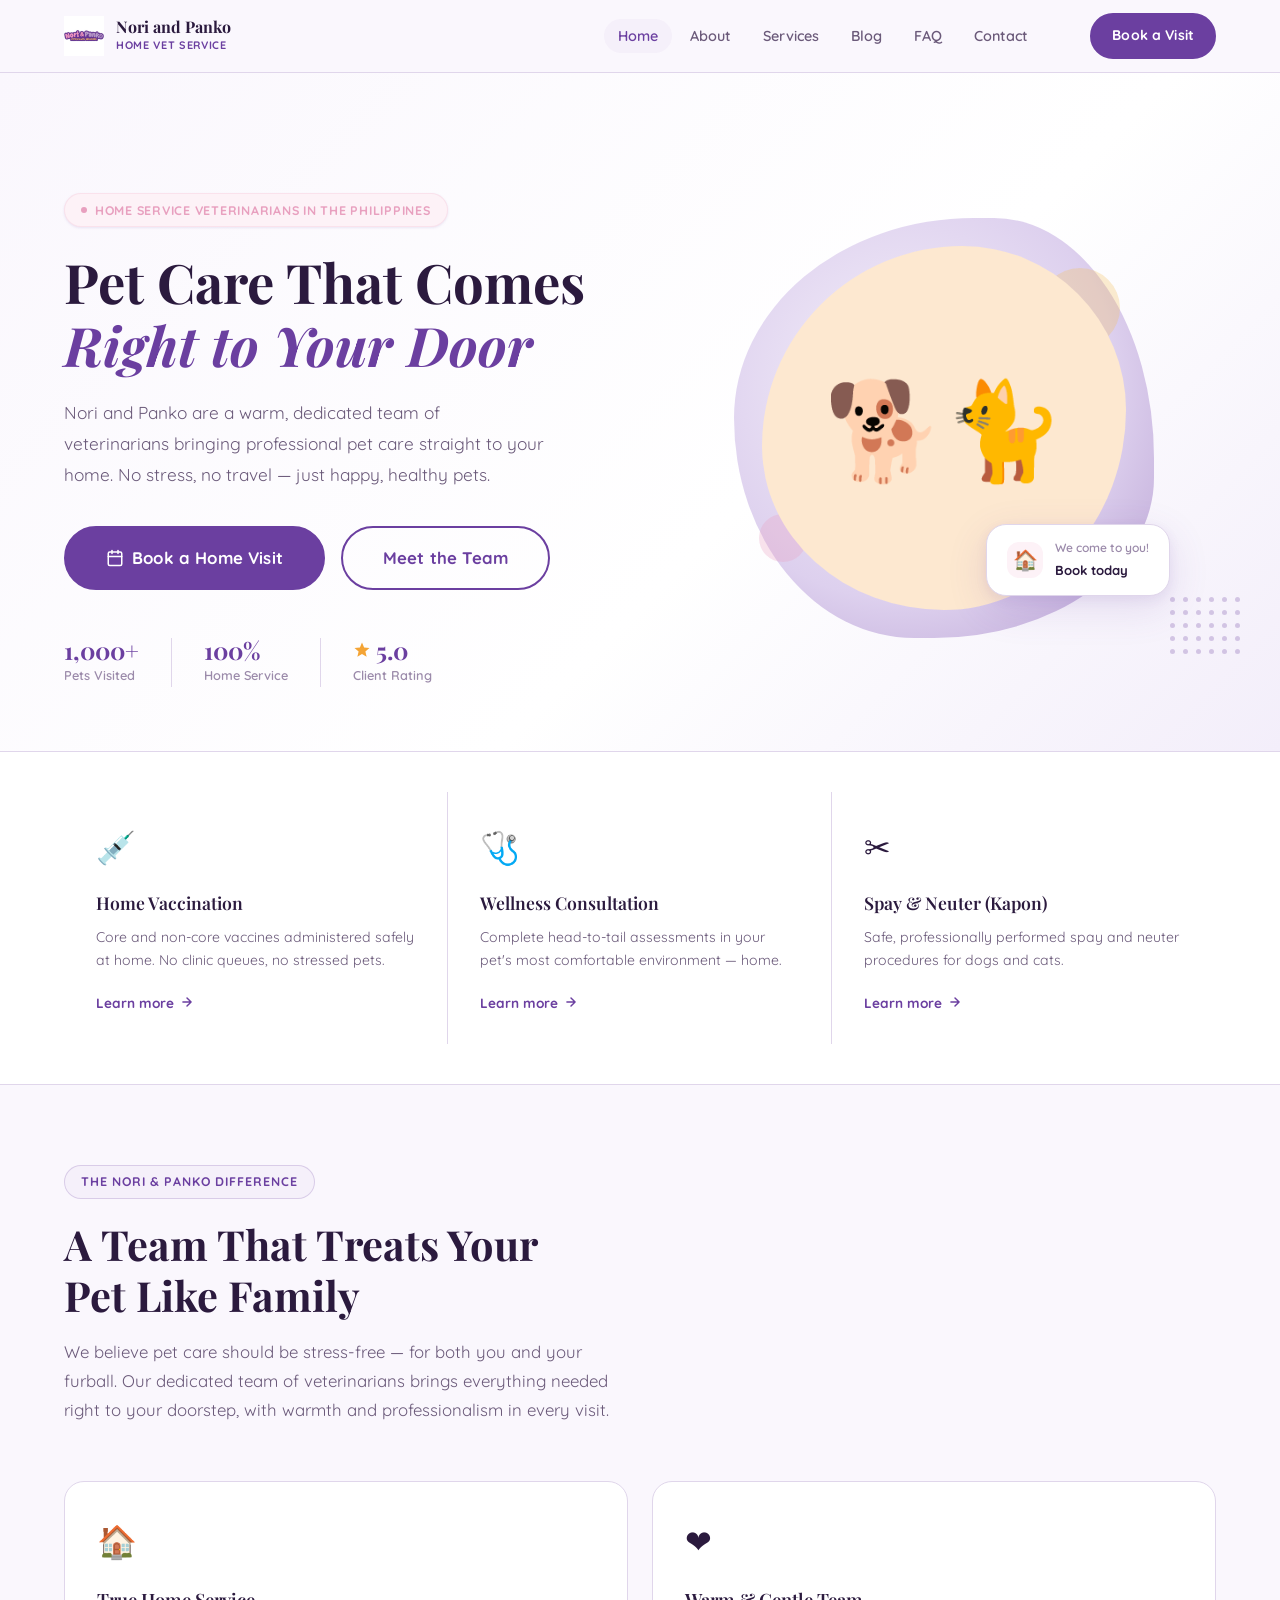
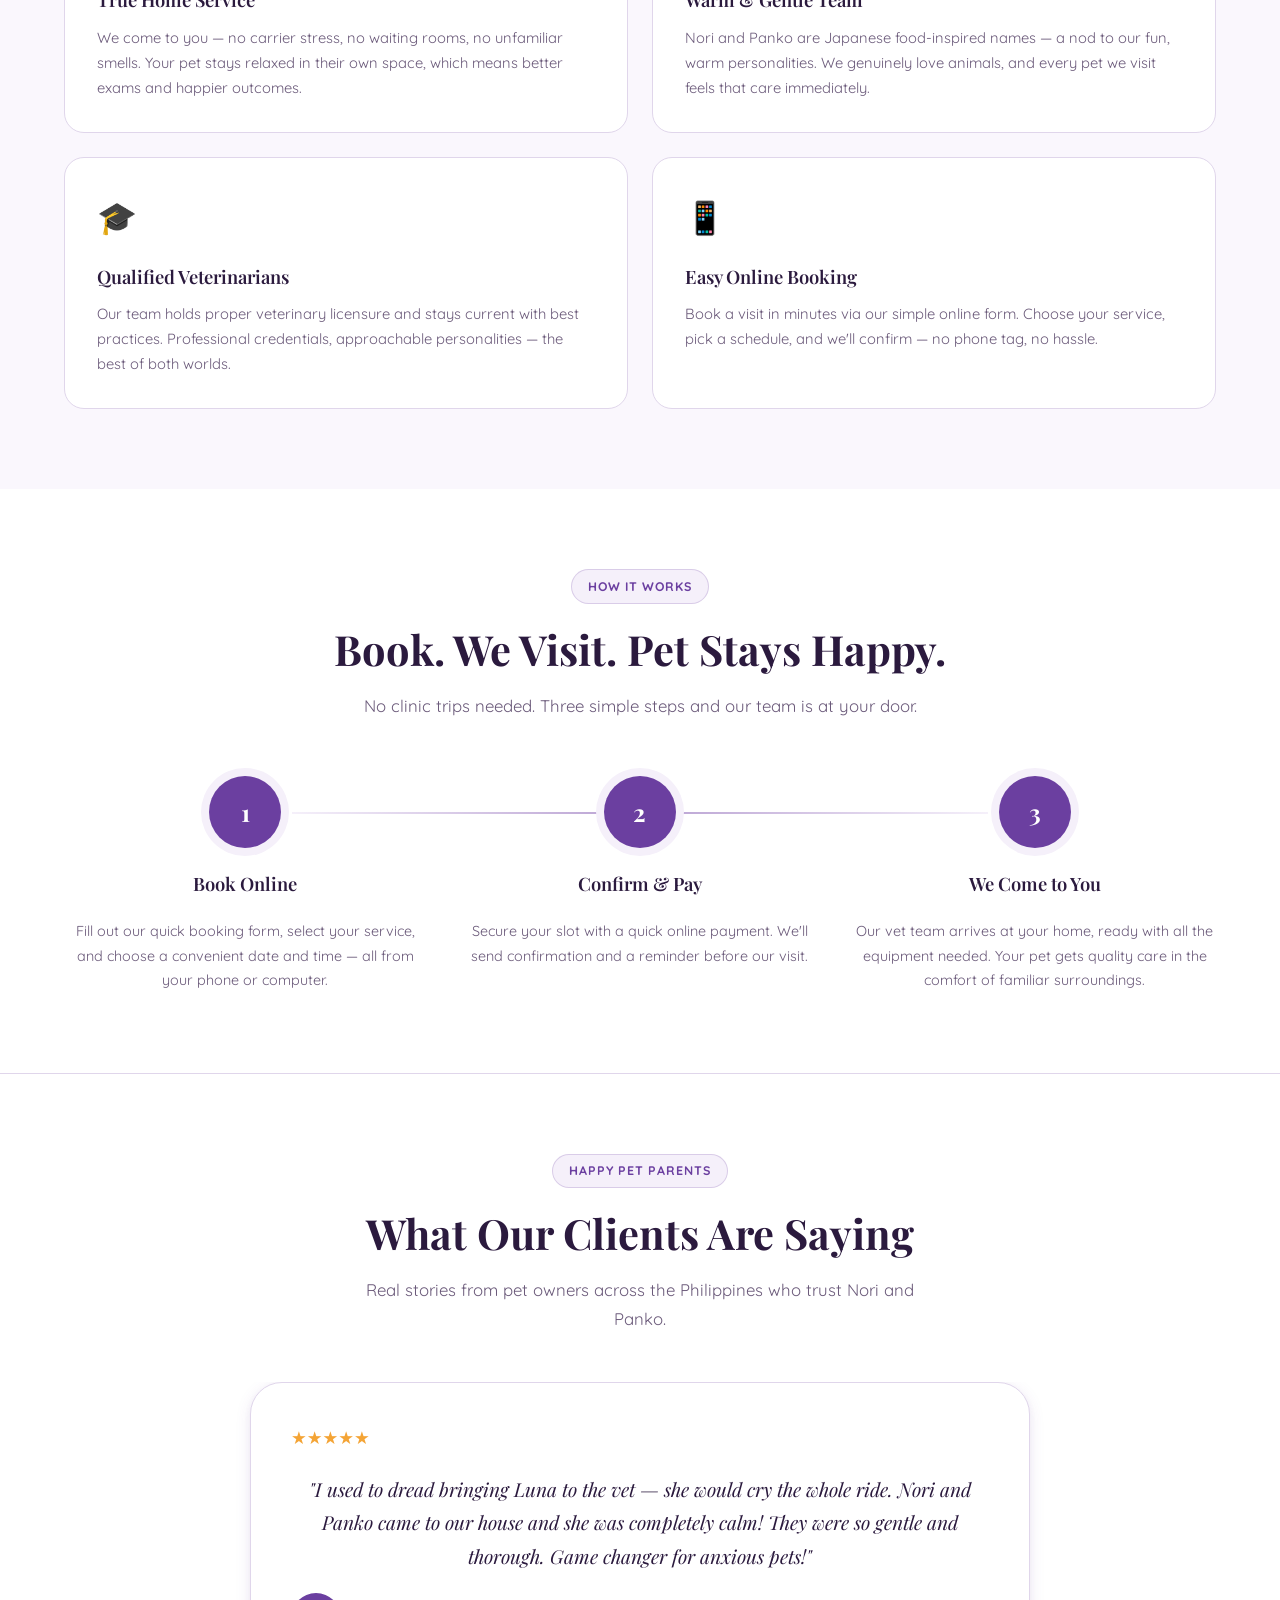
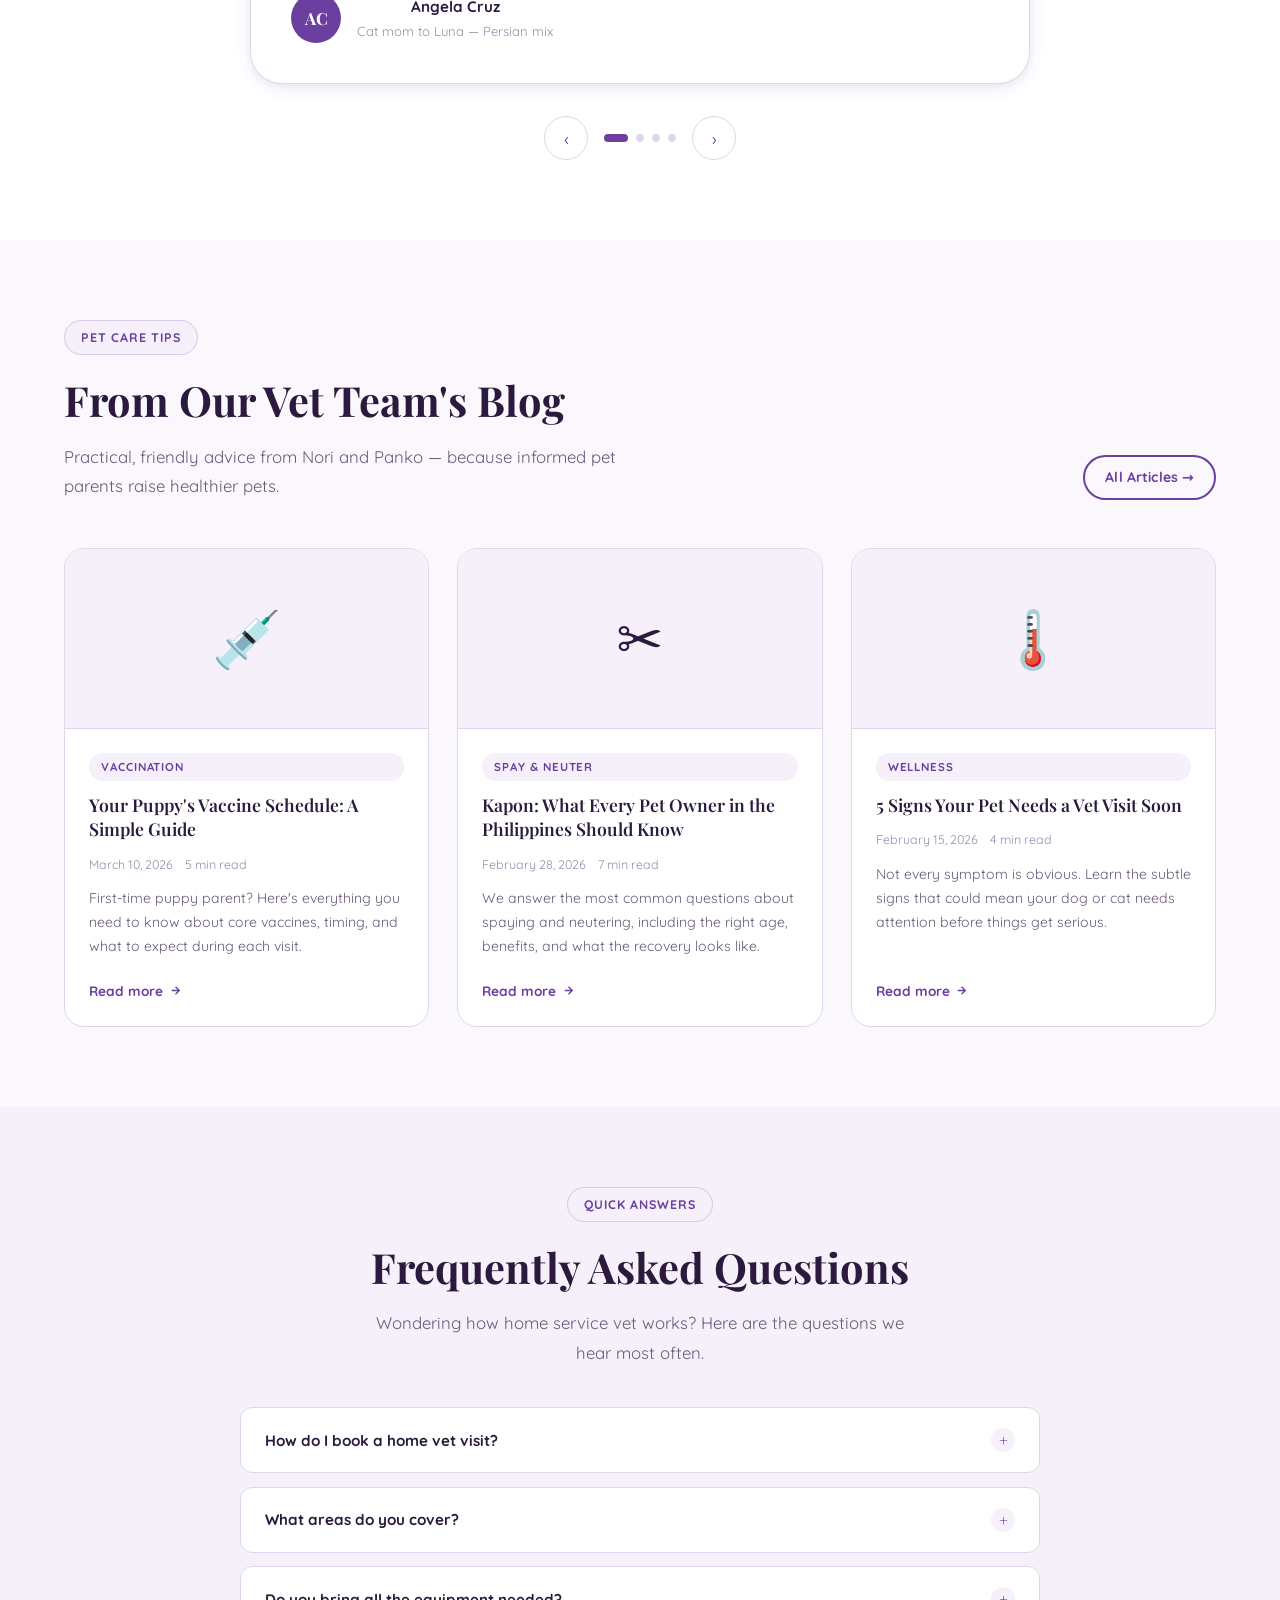
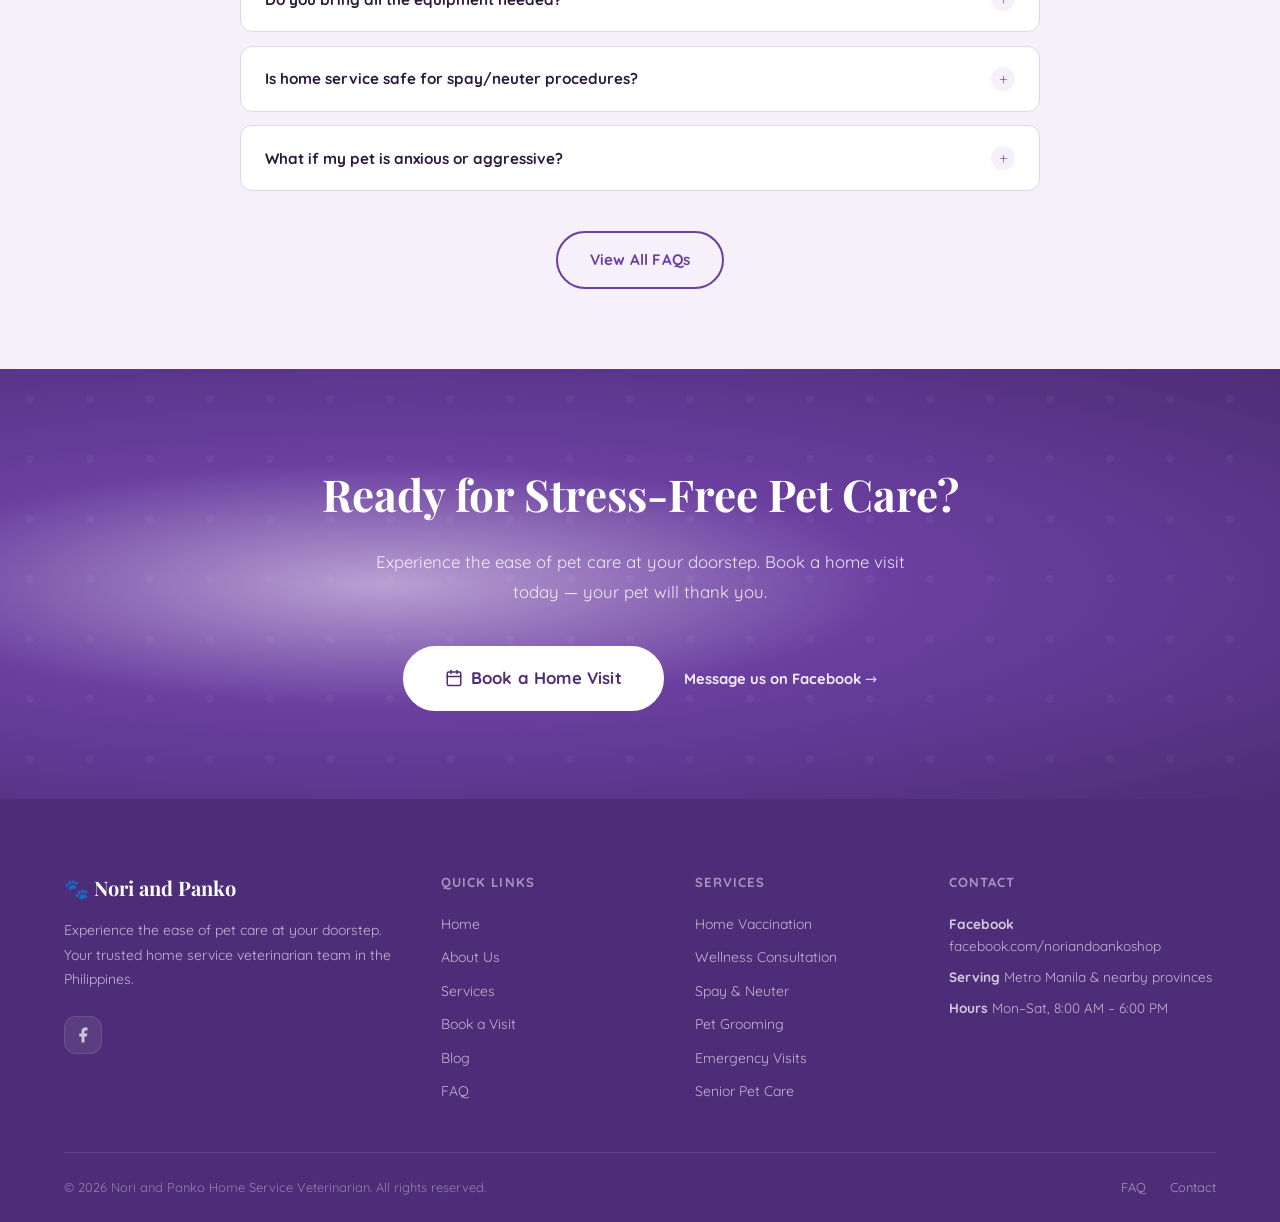
<file: index.html>
<!DOCTYPE html>
<html lang="en">
<head>
  <meta charset="UTF-8">
  <meta name="viewport" content="width=device-width, initial-scale=1.0">
  <meta name="description" content="Nori and Panko Home Service Veterinarian — trusted pet care at your doorstep in the Philippines. Home vaccination, wellness consultations, and spay/neuter services for dogs and cats.">
  <meta name="keywords" content="home service vet Philippines, mobile veterinarian, pet vaccination home service, house call vet, kapon dog cat Philippines, Nori and Panko vet">
  <meta property="og:title" content="Nori and Panko Home Service Veterinarian">
  <meta property="og:description" content="Experience the ease of pet care at your doorstep. Home vaccination, consultations, and more.">
  <meta property="og:type" content="website">
  <title>Nori and Panko | Home Service Veterinarian Philippines</title>

  <script type="application/ld+json">
  {
    "@context": "https://schema.org",
    "@type": "VeterinaryCare",
    "name": "Nori and Panko Home Service Veterinarian",
    "description": "Home service veterinary care for pets across the Philippines. Vaccination, consultation, and spay/neuter at your doorstep.",
    "url": "https://noriandpanko.com",
    "telephone": "+639XXXXXXXXX",
    "sameAs": ["https://facebook.com/noriandoankoshop"],
    "serviceType": "Mobile Veterinary Care",
    "areaServed": "Philippines",
    "priceRange": "₱₱"
  }
  </script>

  <link href="https://fonts.googleapis.com/css2?family=Playfair+Display:ital,wght@0,400;0,600;0,700;1,400&family=Quicksand:wght@300;400;500;600;700&display=swap" rel="stylesheet">
  <link rel="stylesheet" href="css/style.css">
  <style>
    /* ─────────────────────────────────────────────
       DESIGN TOKENS — Nori and Panko Warm Palette
    ───────────────────────────────────────────── */
    :root {
      --clr-primary:          #6B3FA0;
      --clr-primary-dark:     #4E2D78;
      --clr-primary-light:    #B8A0D2;
      --clr-primary-subtle:   #F5F0FA;
      --clr-secondary:        #E8A0BF;
      --clr-secondary-subtle: #FDF2F7;
      --clr-accent:           #F0C060;
      --clr-peach:            #FDE8D0;
      --clr-bg:               #FAF7FD;
      --clr-bg-alt:           #F3EEFA;
      --clr-surface:          #FFFFFF;
      --clr-text:             #2B1A3E;
      --clr-text-secondary:   #6B5A7A;
      --clr-text-muted:       #9B8AAA;
      --clr-border:           #E0D6EB;

      --ff-heading: 'Playfair Display', Georgia, serif;
      --ff-body:    'Quicksand', system-ui, sans-serif;

      --radius-sm:  0.375rem;
      --radius-md:  0.75rem;
      --radius-lg:  1.25rem;
      --radius-xl:  2rem;
      --radius-full: 9999px;

      --shadow-sm:  0 1px 3px rgba(107,63,160,.08), 0 1px 2px rgba(107,63,160,.04);
      --shadow-md:  0 4px 16px rgba(107,63,160,.10), 0 2px 6px rgba(107,63,160,.06);
      --shadow-lg:  0 12px 40px rgba(107,63,160,.14), 0 4px 12px rgba(107,63,160,.08);
      --shadow-xl:  0 24px 64px rgba(107,63,160,.16), 0 8px 24px rgba(107,63,160,.10);

      --transition: 0.22s cubic-bezier(0.4, 0, 0.2, 1);
    }

    *, *::before, *::after { box-sizing: border-box; margin: 0; padding: 0; }
    html { scroll-behavior: smooth; -webkit-font-smoothing: antialiased; }
    body { font-family: var(--ff-body); font-size: 1rem; line-height: 1.7; color: var(--clr-text); background: var(--clr-bg); }
    img { display: block; max-width: 100%; height: auto; }
    a { color: inherit; text-decoration: none; }
    ul { list-style: none; }
    button { cursor: pointer; border: none; background: none; font-family: inherit; }

    .container { width: 100%; max-width: 1200px; margin-inline: auto; padding-inline: 1.5rem; }
    .section { padding-block: 5rem; }
    .section-sm { padding-block: 3.5rem; }

    .section-badge {
      display: inline-flex; align-items: center; gap: 0.5rem;
      font-size: 0.78rem; font-weight: 700; letter-spacing: 0.08em; text-transform: uppercase;
      color: var(--clr-primary); background: var(--clr-primary-subtle);
      border: 1px solid rgba(107,63,160,.2); border-radius: var(--radius-full);
      padding: 0.35rem 1rem; margin-bottom: 1.25rem;
    }
    .section-title {
      font-family: var(--ff-heading); font-size: clamp(1.75rem, 3.5vw, 2.6rem);
      font-weight: 700; line-height: 1.22; color: var(--clr-text); margin-bottom: 1rem;
    }
    .section-subtitle {
      font-size: 1.05rem; color: var(--clr-text-secondary); max-width: 560px; line-height: 1.75;
    }
    .text-center { text-align: center; }
    .text-center .section-subtitle { margin-inline: auto; }

    .btn {
      display: inline-flex; align-items: center; gap: 0.5rem;
      font-family: var(--ff-body); font-size: 0.95rem; font-weight: 700;
      border-radius: var(--radius-full); padding: 0.85rem 2rem;
      transition: all var(--transition); white-space: nowrap;
      text-decoration: none; border: 2px solid transparent; cursor: pointer;
    }
    .btn-primary { background: var(--clr-primary); color: #fff; border-color: var(--clr-primary); }
    .btn-primary:hover { background: var(--clr-primary-dark); border-color: var(--clr-primary-dark); transform: translateY(-1px); box-shadow: 0 6px 20px rgba(107,63,160,.35); }
    .btn-secondary { background: transparent; color: var(--clr-primary); border-color: var(--clr-primary); }
    .btn-secondary:hover { background: var(--clr-primary-subtle); transform: translateY(-1px); }
    .btn-white { background: #fff; color: var(--clr-primary-dark); border-color: #fff; }
    .btn-white:hover { background: var(--clr-primary-subtle); transform: translateY(-1px); }
    .btn-sm { padding: 0.55rem 1.25rem; font-size: 0.875rem; }
    .btn-lg { padding: 1rem 2.5rem; font-size: 1.05rem; }

    /* NAV */
    .nav { position: sticky; top: 0; z-index: 1000; background: rgba(250,247,253,.92); backdrop-filter: blur(16px); -webkit-backdrop-filter: blur(16px); border-bottom: 1px solid var(--clr-border); transition: box-shadow var(--transition); }
    .nav.scrolled { box-shadow: var(--shadow-md); }
    .nav-container { display: flex; align-items: center; gap: 2rem; height: 72px; }
    .nav-logo { display: flex; align-items: center; gap: 0.75rem; text-decoration: none; flex-shrink: 0; }
    .nav-logo-icon { width: 40px; height: 40px; background: var(--clr-primary-subtle); border-radius: var(--radius-md); display: flex; align-items: center; justify-content: center; font-size: 1.35rem; }
    .nav-logo-name { font-family: var(--ff-heading); font-size: 1rem; font-weight: 700; color: var(--clr-text); line-height: 1.2; }
    .nav-logo-sub { font-size: 0.68rem; font-weight: 700; color: var(--clr-primary); letter-spacing: 0.06em; text-transform: uppercase; }
    .nav-links { display: flex; align-items: center; gap: 0.25rem; list-style: none; margin: 0; padding: 0; margin-left: auto; }
    .nav-links a { font-size: 0.9rem; font-weight: 600; color: var(--clr-text-secondary); text-decoration: none; padding: 0.5rem 0.875rem; border-radius: var(--radius-full); transition: all var(--transition); }
    .nav-links a:hover, .nav-links a.active { color: var(--clr-primary); background: var(--clr-primary-subtle); }
    .nav-actions { display: flex; align-items: center; gap: 0.75rem; margin-left: 1rem; }
    .nav-toggle { display: none; flex-direction: column; gap: 5px; padding: 0.5rem; border-radius: var(--radius-sm); cursor: pointer; background: none; border: none; margin-left: auto; }
    .nav-toggle span { display: block; width: 22px; height: 2px; background: var(--clr-text); border-radius: 2px; transition: all var(--transition); }
    .nav-mobile-menu { display: none; padding: 1.25rem 1.5rem 1.75rem; border-top: 1px solid var(--clr-border); background: var(--clr-surface); }
    .nav-mobile-menu.open { display: block; }
    .nav-mobile-menu ul { display: flex; flex-direction: column; gap: 0.25rem; }
    .nav-mobile-menu a { display: block; padding: 0.7rem 1rem; font-size: 0.95rem; font-weight: 600; color: var(--clr-text-secondary); border-radius: var(--radius-sm); transition: all var(--transition); }
    .nav-mobile-menu a:hover { color: var(--clr-primary); background: var(--clr-primary-subtle); }
    @media (max-width: 900px) { .nav-links, .nav-actions { display: none; } .nav-toggle { display: flex; } }

    /* HERO */
    .hero { background: linear-gradient(135deg, #FAF7FD 0%, #ffffff 60%, #F3EEFA 100%); padding-block: 6rem 4rem; position: relative; overflow: hidden; }
    .hero-container { display: grid; grid-template-columns: 1fr 1fr; align-items: center; gap: 4rem; max-width: 1200px; margin-inline: auto; padding-inline: 1.5rem; }
    .hero-badge { display: inline-flex; align-items: center; gap: 0.5rem; font-size: 0.78rem; font-weight: 700; letter-spacing: 0.06em; text-transform: uppercase; color: var(--clr-secondary); background: var(--clr-secondary-subtle); border: 1px solid rgba(232,160,191,.2); border-radius: var(--radius-full); padding: 0.35rem 1rem; margin-bottom: 1.5rem; }
    .hero-badge::before { content: ''; width: 6px; height: 6px; border-radius: 50%; background: var(--clr-secondary); display: inline-block; }
    .hero-title { font-family: var(--ff-heading); font-size: clamp(2.2rem, 4.5vw, 3.4rem); font-weight: 700; line-height: 1.15; color: var(--clr-text); margin-bottom: 1.25rem; }
    .hero-title span { color: var(--clr-primary); font-style: italic; }
    .hero-subtitle { font-size: 1.08rem; color: var(--clr-text-secondary); line-height: 1.8; margin-bottom: 2.25rem; max-width: 480px; }
    .hero-actions { display: flex; align-items: center; flex-wrap: wrap; gap: 1rem; margin-bottom: 3rem; }
    .hero-stats { display: flex; gap: 2rem; flex-wrap: wrap; }
    .hero-stat { display: flex; flex-direction: column; gap: 0.15rem; }
    .hero-stat-value { font-family: var(--ff-heading); font-size: 1.5rem; font-weight: 700; color: var(--clr-primary); line-height: 1; }
    .hero-stat-label { font-size: 0.8rem; color: var(--clr-text-muted); font-weight: 600; }
    .hero-stat-divider { width: 1px; background: var(--clr-border); align-self: stretch; }

    .hero-visual { position: relative; display: flex; align-items: center; justify-content: center; }
    .hero-blob { position: relative; width: 420px; height: 420px; flex-shrink: 0; animation: floatBlob 6s ease-in-out infinite; }
    @keyframes floatBlob { 0%, 100% { transform: translateY(0px) rotate(0deg); } 33% { transform: translateY(-14px) rotate(1.5deg); } 66% { transform: translateY(-7px) rotate(-1deg); } }
    .hero-blob-bg { position: absolute; inset: 0; background: radial-gradient(ellipse at 40% 40%, #F5F0FA 0%, #DDD0EE 60%, #B8A0D2 100%); border-radius: 60% 40% 55% 45% / 50% 60% 40% 55%; }
    .hero-blob-inner { position: absolute; inset: 28px; border-radius: 55% 45% 50% 50% / 55% 45% 55% 45%; overflow: hidden; background: var(--clr-peach); display: flex; align-items: center; justify-content: center; }
    .hero-blob-inner img { width: 100%; height: 100%; object-fit: cover; object-position: center 15%; }
    .hero-blob-emoji { font-size: 6rem; line-height: 1; }
    .hero-blob-accent { position: absolute; width: 80px; height: 80px; background: var(--clr-accent); border-radius: 50%; top: 12%; right: 8%; opacity: 0.3; animation: floatAccent 7s ease-in-out infinite 1s; }
    .hero-blob-accent2 { position: absolute; width: 48px; height: 48px; background: var(--clr-secondary); border-radius: 50%; bottom: 18%; left: 6%; opacity: 0.3; animation: floatAccent 5s ease-in-out infinite 0.5s; }
    @keyframes floatAccent { 0%, 100% { transform: translateY(0) scale(1); } 50% { transform: translateY(-10px) scale(1.08); } }
    .hero-dots { position: absolute; bottom: -1rem; right: -1.5rem; display: grid; grid-template-columns: repeat(6, 1fr); gap: 8px; opacity: 0.25; pointer-events: none; }
    .hero-dots span { width: 5px; height: 5px; border-radius: 50%; background: var(--clr-primary); display: block; }
    .hero-badge-float { position: absolute; bottom: 10%; right: -1rem; background: var(--clr-surface); border-radius: var(--radius-lg); padding: 0.85rem 1.25rem; box-shadow: var(--shadow-lg); display: flex; align-items: center; gap: 0.75rem; font-size: 0.82rem; font-weight: 700; color: var(--clr-text); border: 1px solid var(--clr-border); animation: floatBadge 5s ease-in-out infinite 2s; }
    .hero-badge-float-icon { width: 36px; height: 36px; background: var(--clr-secondary-subtle); border-radius: var(--radius-md); display: flex; align-items: center; justify-content: center; font-size: 1.25rem; }
    @keyframes floatBadge { 0%, 100% { transform: translateY(0); } 50% { transform: translateY(-6px); } }
    @media (max-width: 900px) { .hero-container { grid-template-columns: 1fr; gap: 2.5rem; } .hero-visual { order: -1; } .hero-blob { width: 300px; height: 300px; } .hero-badge-float { display: none; } .hero-stats { gap: 1.25rem; } }

    /* SERVICES STRIP */
    .services-strip { background: var(--clr-surface); border-top: 1px solid var(--clr-border); border-bottom: 1px solid var(--clr-border); padding-block: 2.5rem; }
    .services-strip-grid { display: grid; grid-template-columns: repeat(3, 1fr); gap: 0; }
    .services-strip-item { padding: 1.75rem 2rem; border-right: 1px solid var(--clr-border); transition: background var(--transition); }
    .services-strip-item:last-child { border-right: none; }
    .services-strip-item:hover { background: var(--clr-primary-subtle); }
    .services-strip-icon { font-size: 2rem; margin-bottom: 0.9rem; display: block; }
    .services-strip-title { font-family: var(--ff-heading); font-size: 1.1rem; font-weight: 600; color: var(--clr-text); margin-bottom: 0.5rem; }
    .services-strip-desc { font-size: 0.88rem; color: var(--clr-text-secondary); line-height: 1.65; margin-bottom: 1rem; }
    .services-strip-link { display: inline-flex; align-items: center; gap: 0.35rem; font-size: 0.85rem; font-weight: 700; color: var(--clr-primary); transition: gap var(--transition); }
    .services-strip-link:hover { gap: 0.6rem; }
    @media (max-width: 768px) { .services-strip-grid { display: flex; flex-wrap: nowrap; overflow-x: auto; } .services-strip-item { min-width: 280px; } }

    /* WHY SECTION */
    .why-section { background: var(--clr-bg); }
    .why-header { margin-bottom: 3.5rem; }
    .why-grid { display: grid; grid-template-columns: repeat(2, 1fr); gap: 1.5rem; }
    .why-card { background: var(--clr-surface); border: 1px solid var(--clr-border); border-radius: var(--radius-lg); padding: 2rem; transition: all var(--transition); position: relative; overflow: hidden; }
    .why-card::before { content: ''; position: absolute; top: 0; left: 0; right: 0; height: 3px; background: linear-gradient(90deg, var(--clr-primary), var(--clr-primary-light)); opacity: 0; transition: opacity var(--transition); }
    .why-card:hover { transform: translateY(-3px); box-shadow: var(--shadow-md); border-color: var(--clr-primary-light); }
    .why-card:hover::before { opacity: 1; }
    .why-card-icon { font-size: 2rem; margin-bottom: 1rem; display: block; }
    .why-card-title { font-family: var(--ff-heading); font-size: 1.15rem; font-weight: 600; color: var(--clr-text); margin-bottom: 0.6rem; }
    .why-card-desc { font-size: 0.92rem; color: var(--clr-text-secondary); line-height: 1.7; }
    @media (max-width: 640px) { .why-grid { grid-template-columns: 1fr; } }

    /* HOW IT WORKS */
    .how-section { background: var(--clr-surface); }
    .how-steps { display: grid; grid-template-columns: repeat(3, 1fr); gap: 2rem; margin-top: 3.5rem; position: relative; }
    .how-steps::before { content: ''; position: absolute; top: 36px; left: calc(16.67% + 36px); right: calc(16.67% + 36px); height: 2px; background: linear-gradient(90deg, var(--clr-primary-subtle), var(--clr-primary-light), var(--clr-primary-subtle)); }
    .how-step { display: flex; flex-direction: column; align-items: center; text-align: center; gap: 1.25rem; }
    .how-step-num { width: 72px; height: 72px; border-radius: 50%; background: var(--clr-primary); color: #fff; font-family: var(--ff-heading); font-size: 1.5rem; font-weight: 700; display: flex; align-items: center; justify-content: center; position: relative; z-index: 1; box-shadow: 0 0 0 8px var(--clr-primary-subtle); flex-shrink: 0; }
    .how-step-title { font-family: var(--ff-heading); font-size: 1.15rem; font-weight: 600; color: var(--clr-text); }
    .how-step-desc { font-size: 0.9rem; color: var(--clr-text-secondary); line-height: 1.7; }
    @media (max-width: 768px) { .how-steps { grid-template-columns: 1fr; } .how-steps::before { display: none; } }

    /* TESTIMONIALS */
    .testimonials-section { background: var(--clr-surface); border-top: 1px solid var(--clr-border); }
    .testimonials-carousel { position: relative; margin-top: 3rem; overflow: hidden; }
    .testimonials-track { display: flex; transition: transform 0.45s cubic-bezier(0.4,0,0.2,1); }
    .testimonial-slide { min-width: 100%; padding: 0 0.5rem; }
    .testimonial-card { background: var(--clr-surface); border: 1px solid var(--clr-border); border-radius: var(--radius-xl); padding: 2.5rem; max-width: 780px; margin-inline: auto; box-shadow: var(--shadow-md); display: flex; flex-direction: column; gap: 1.25rem; }
    .testimonial-stars { display: flex; gap: 2px; color: #F4A435; font-size: 1.1rem; }
    .testimonial-quote { font-family: var(--ff-heading); font-size: clamp(1rem, 2vw, 1.2rem); font-style: italic; color: var(--clr-text); line-height: 1.75; }
    .testimonial-author { display: flex; align-items: center; gap: 1rem; }
    .testimonial-avatar { width: 50px; height: 50px; border-radius: 50%; background: var(--clr-primary); display: flex; align-items: center; justify-content: center; font-family: var(--ff-heading); font-size: 1.05rem; font-weight: 700; color: #fff; flex-shrink: 0; }
    .testimonial-name { font-weight: 700; font-size: 0.95rem; color: var(--clr-text); }
    .testimonial-role { font-size: 0.82rem; color: var(--clr-text-muted); }
    .carousel-controls { display: flex; align-items: center; justify-content: center; gap: 1rem; margin-top: 2rem; }
    .carousel-btn { width: 44px; height: 44px; border-radius: 50%; background: var(--clr-surface); border: 1px solid var(--clr-border); display: flex; align-items: center; justify-content: center; color: var(--clr-primary); font-size: 1.1rem; cursor: pointer; transition: all var(--transition); }
    .carousel-btn:hover { background: var(--clr-primary); color: #fff; border-color: var(--clr-primary); }
    .carousel-dots { display: flex; gap: 8px; }
    .carousel-dot { width: 8px; height: 8px; border-radius: 50%; background: var(--clr-border); cursor: pointer; transition: all var(--transition); border: none; }
    .carousel-dot.active { background: var(--clr-primary); width: 24px; border-radius: 4px; }

    /* BLOG PREVIEW */
    .blog-section { background: var(--clr-bg); }
    .blog-grid { display: grid; grid-template-columns: repeat(3, 1fr); gap: 1.75rem; }
    .blog-card { background: var(--clr-surface); border: 1px solid var(--clr-border); border-radius: var(--radius-lg); overflow: hidden; transition: all var(--transition); display: flex; flex-direction: column; }
    .blog-card:hover { transform: translateY(-4px); box-shadow: var(--shadow-lg); border-color: var(--clr-primary-light); }
    .blog-card-img { height: 180px; background: var(--clr-primary-subtle); display: flex; align-items: center; justify-content: center; overflow: hidden; border-bottom: 1px solid var(--clr-border); font-size: 3.5rem; }
    .blog-card-body { padding: 1.5rem; flex: 1; display: flex; flex-direction: column; gap: 0.75rem; }
    .blog-card-category { display: inline-block; font-size: 0.72rem; font-weight: 700; letter-spacing: 0.08em; text-transform: uppercase; color: var(--clr-primary); background: var(--clr-primary-subtle); border-radius: var(--radius-full); padding: 0.25rem 0.75rem; }
    .blog-card-title { font-family: var(--ff-heading); font-size: 1.1rem; font-weight: 600; color: var(--clr-text); line-height: 1.4; }
    .blog-card-meta { font-size: 0.78rem; color: var(--clr-text-muted); display: flex; gap: 0.75rem; }
    .blog-card-excerpt { font-size: 0.88rem; color: var(--clr-text-secondary); line-height: 1.7; flex: 1; }
    .blog-card-link { display: inline-flex; align-items: center; gap: 0.35rem; font-size: 0.85rem; font-weight: 700; color: var(--clr-primary); margin-top: 0.5rem; transition: gap var(--transition); }
    .blog-card-link:hover { gap: 0.6rem; }
    @media (max-width: 900px) { .blog-grid { grid-template-columns: repeat(2, 1fr); } }
    @media (max-width: 580px) { .blog-grid { grid-template-columns: 1fr; } }

    /* FAQ PREVIEW */
    .faq-section { background: var(--clr-primary-subtle); }
    .faq-list { display: flex; flex-direction: column; gap: 0.85rem; max-width: 800px; margin-inline: auto; }
    .faq-item { background: var(--clr-surface); border: 1px solid var(--clr-border); border-radius: var(--radius-md); overflow: hidden; transition: box-shadow var(--transition); }
    .faq-item:hover { box-shadow: var(--shadow-sm); }
    .faq-question { width: 100%; display: flex; align-items: center; justify-content: space-between; gap: 1rem; padding: 1.25rem 1.5rem; font-size: 0.95rem; font-weight: 700; color: var(--clr-text); background: none; border: none; cursor: pointer; text-align: left; font-family: var(--ff-body); transition: color var(--transition); }
    .faq-question:hover { color: var(--clr-primary); }
    .faq-question.open { color: var(--clr-primary); }
    .faq-icon { width: 24px; height: 24px; border-radius: 50%; background: var(--clr-primary-subtle); display: flex; align-items: center; justify-content: center; color: var(--clr-primary); font-size: 1rem; flex-shrink: 0; transition: all var(--transition); font-weight: 300; line-height: 1; }
    .faq-question.open .faq-icon { background: var(--clr-primary); color: #fff; transform: rotate(45deg); }
    .faq-answer { max-height: 0; overflow: hidden; transition: max-height 0.38s cubic-bezier(0.4,0,0.2,1), padding 0.3s; font-size: 0.91rem; color: var(--clr-text-secondary); line-height: 1.75; padding-inline: 1.5rem; }
    .faq-answer.open { max-height: 500px; padding-bottom: 1.5rem; }

    /* CTA BANNER */
    .cta-banner { background: radial-gradient(ellipse at 30% 50%, var(--clr-primary-light) 0%, var(--clr-primary) 40%, var(--clr-primary-dark) 100%); padding-block: 5.5rem; text-align: center; position: relative; overflow: hidden; }
    .cta-banner::before { content: ''; position: absolute; inset: 0; background: url("data:image/svg+xml,%3Csvg width='60' height='60' viewBox='0 0 60 60' xmlns='http://www.w3.org/2000/svg'%3E%3Cg fill='none' fill-rule='evenodd'%3E%3Cg fill='%23ffffff' fill-opacity='0.04'%3E%3Ccircle cx='30' cy='30' r='4'/%3E%3C/g%3E%3C/g%3E%3C/svg%3E"); pointer-events: none; }
    .cta-banner-title { font-family: var(--ff-heading); font-size: clamp(1.8rem, 3.5vw, 2.75rem); font-weight: 700; color: #fff; margin-bottom: 1rem; position: relative; }
    .cta-banner-subtitle { font-size: 1.05rem; color: rgba(255,255,255,0.85); max-width: 560px; margin-inline: auto; line-height: 1.75; margin-bottom: 2.5rem; position: relative; }
    .cta-banner-actions { display: flex; align-items: center; justify-content: center; flex-wrap: wrap; gap: 1.25rem; position: relative; }
    .cta-phone { font-size: 0.92rem; color: rgba(255,255,255,0.75); transition: color var(--transition); }
    .cta-phone:hover { color: #fff; }
    .cta-phone strong { color: rgba(255,255,255,0.92); font-weight: 700; }

    /* FOOTER */
    .footer { background: var(--clr-primary-dark); color: rgba(255,255,255,0.75); padding-top: 4.5rem; }
    .footer-top { display: grid; grid-template-columns: 1.6fr 1fr 1fr 1.3fr; gap: 3rem; padding-bottom: 3rem; border-bottom: 1px solid rgba(255,255,255,.1); }
    .footer-logo-name { font-family: var(--ff-heading); font-size: 1.25rem; font-weight: 700; color: #fff; margin-bottom: 0.85rem; }
    .footer-tagline { font-size: 0.875rem; line-height: 1.75; color: rgba(255,255,255,.65); margin-bottom: 1.5rem; }
    .footer-social { display: flex; gap: 0.75rem; }
    .footer-social a { width: 38px; height: 38px; border-radius: var(--radius-md); background: rgba(255,255,255,.08); display: flex; align-items: center; justify-content: center; color: rgba(255,255,255,.7); transition: all var(--transition); border: 1px solid rgba(255,255,255,.1); }
    .footer-social a:hover { background: rgba(255,255,255,.18); color: #fff; transform: translateY(-2px); }
    .footer-heading { font-size: 0.82rem; font-weight: 700; letter-spacing: 0.08em; text-transform: uppercase; color: rgba(255,255,255,.5); margin-bottom: 1.25rem; }
    .footer-links { display: flex; flex-direction: column; gap: 0.6rem; }
    .footer-links a { font-size: 0.875rem; color: rgba(255,255,255,.65); transition: color var(--transition); }
    .footer-links a:hover { color: #fff; }
    .footer-contact { display: flex; flex-direction: column; gap: 0.6rem; }
    .footer-contact-item { font-size: 0.85rem; color: rgba(255,255,255,.65); line-height: 1.6; }
    .footer-bottom { display: flex; align-items: center; justify-content: space-between; padding-block: 1.5rem; font-size: 0.8rem; color: rgba(255,255,255,.4); flex-wrap: wrap; gap: 0.75rem; }
    .footer-bottom a { color: rgba(255,255,255,.5); transition: color var(--transition); }
    .footer-bottom a:hover { color: rgba(255,255,255,.9); }
    @media (max-width: 900px) { .footer-top { grid-template-columns: 1fr 1fr; gap: 2rem; } }
    @media (max-width: 560px) { .footer-top { grid-template-columns: 1fr; } .footer-bottom { flex-direction: column; } }

    /* REVEAL */
    .reveal { opacity: 0; transform: translateY(24px); transition: opacity 0.55s ease, transform 0.55s ease; }
    .reveal.visible { opacity: 1; transform: none; }
  </style>
</head>
<body>

  <!-- NAVIGATION -->
  <nav class="nav" id="mainNav">
    <div class="container nav-container">
      <a href="index.html" class="nav-logo">
        <img src="326019119_713297257168598_2456630916883550484_n.jpg" alt="Nori &amp; Panko Logo" style="height:40px;">
        <div>
          <div class="nav-logo-name">Nori and Panko</div>
          <div class="nav-logo-sub">Home Vet Service</div>
        </div>
      </a>
      <ul class="nav-links" id="navLinks">
        <li><a href="index.html" class="active">Home</a></li>
        <li><a href="about.html">About</a></li>
        <li><a href="services.html">Services</a></li>
        <li><a href="blog.html">Blog</a></li>
        <li><a href="faq.html">FAQ</a></li>
        <li><a href="contact.html">Contact</a></li>
      </ul>
      <div class="nav-actions">
        <a href="booking.html" class="btn btn-primary btn-sm">Book a Visit</a>
      </div>
      <button class="nav-toggle" id="navToggle" aria-label="Toggle navigation">
        <span></span><span></span><span></span>
      </button>
    </div>
    <div class="nav-mobile-menu" id="mobileMenu">
      <ul>
        <li><a href="index.html">Home</a></li>
        <li><a href="about.html">About</a></li>
        <li><a href="services.html">Services</a></li>
        <li><a href="blog.html">Blog</a></li>
        <li><a href="faq.html">FAQ</a></li>
        <li><a href="contact.html">Contact</a></li>
      </ul>
      <a href="booking.html" class="btn btn-primary" style="margin-top:1.5rem;width:100%;justify-content:center;display:flex;">Book a Home Visit</a>
    </div>
  </nav>

  <main>

    <!-- 1. HERO -->
    <section class="hero" aria-label="Hero">
      <div class="hero-container">
        <div class="hero-content">
          <div class="hero-badge">Home Service Veterinarians in the Philippines</div>
          <h1 class="hero-title">
            Pet Care That Comes<br>
            <span>Right to Your Door</span>
          </h1>
          <p class="hero-subtitle">
            Nori and Panko are a warm, dedicated team of veterinarians bringing professional pet care straight to your home. No stress, no travel — just happy, healthy pets.
          </p>
          <div class="hero-actions">
            <a href="booking.html" class="btn btn-primary btn-lg">
              <svg width="18" height="18" viewBox="0 0 24 24" fill="none" stroke="currentColor" stroke-width="2" stroke-linecap="round" stroke-linejoin="round" aria-hidden="true"><rect x="3" y="4" width="18" height="18" rx="2" ry="2"/><line x1="16" y1="2" x2="16" y2="6"/><line x1="8" y1="2" x2="8" y2="6"/><line x1="3" y1="10" x2="21" y2="10"/></svg>
              Book a Home Visit
            </a>
            <a href="about.html" class="btn btn-secondary btn-lg">Meet the Team</a>
          </div>
          <div class="hero-stats">
            <div class="hero-stat">
              <span class="hero-stat-value">1,000+</span>
              <span class="hero-stat-label">Pets Visited</span>
            </div>
            <div class="hero-stat-divider" aria-hidden="true"></div>
            <div class="hero-stat">
              <span class="hero-stat-value">100%</span>
              <span class="hero-stat-label">Home Service</span>
            </div>
            <div class="hero-stat-divider" aria-hidden="true"></div>
            <div class="hero-stat">
              <span class="hero-stat-value" style="display:flex;align-items:center;gap:.3rem;">
                <svg xmlns="http://www.w3.org/2000/svg" width="18" height="18" viewBox="0 0 24 24" fill="#F4A435" aria-hidden="true"><path d="M12 17.27L18.18 21l-1.64-7.03L22 9.24l-7.19-.61L12 2 9.19 8.63 2 9.24l5.46 4.73L5.82 21z"/></svg>
                5.0
              </span>
              <span class="hero-stat-label">Client Rating</span>
            </div>
          </div>
        </div>

        <div class="hero-visual" aria-hidden="true">
          <div class="hero-blob">
            <div class="hero-blob-bg"></div>
            <div class="hero-blob-accent"></div>
            <div class="hero-blob-accent2"></div>
            <div class="hero-blob-inner">
              <div class="hero-blob-emoji">🐕🐈</div>
            </div>
            <div class="hero-badge-float">
              <div class="hero-badge-float-icon">🏠</div>
              <div>
                <div style="font-size:.75rem;color:var(--clr-text-muted);font-weight:600;">We come to you!</div>
                <div>Book today</div>
              </div>
            </div>
          </div>
          <div class="hero-dots" aria-hidden="true">
            <span></span><span></span><span></span><span></span><span></span><span></span>
            <span></span><span></span><span></span><span></span><span></span><span></span>
            <span></span><span></span><span></span><span></span><span></span><span></span>
            <span></span><span></span><span></span><span></span><span></span><span></span>
            <span></span><span></span><span></span><span></span><span></span><span></span>
          </div>
        </div>
      </div>
    </section>

    <!-- 2. SERVICES STRIP -->
    <section class="services-strip" aria-label="Services overview">
      <div class="container">
        <div class="services-strip-grid">
          <article class="services-strip-item">
            <span class="services-strip-icon" aria-hidden="true">💉</span>
            <h3 class="services-strip-title">Home Vaccination</h3>
            <p class="services-strip-desc">Core and non-core vaccines administered safely at home. No clinic queues, no stressed pets.</p>
            <a href="services.html#vaccination" class="services-strip-link">
              Learn more <svg width="14" height="14" viewBox="0 0 24 24" fill="none" stroke="currentColor" stroke-width="2.5" stroke-linecap="round" stroke-linejoin="round" aria-hidden="true"><path d="M5 12h14M12 5l7 7-7 7"/></svg>
            </a>
          </article>
          <article class="services-strip-item">
            <span class="services-strip-icon" aria-hidden="true">🩺</span>
            <h3 class="services-strip-title">Wellness Consultation</h3>
            <p class="services-strip-desc">Complete head-to-tail assessments in your pet's most comfortable environment — home.</p>
            <a href="services.html#consultation" class="services-strip-link">
              Learn more <svg width="14" height="14" viewBox="0 0 24 24" fill="none" stroke="currentColor" stroke-width="2.5" stroke-linecap="round" stroke-linejoin="round" aria-hidden="true"><path d="M5 12h14M12 5l7 7-7 7"/></svg>
            </a>
          </article>
          <article class="services-strip-item">
            <span class="services-strip-icon" aria-hidden="true">✂️</span>
            <h3 class="services-strip-title">Spay &amp; Neuter (Kapon)</h3>
            <p class="services-strip-desc">Safe, professionally performed spay and neuter procedures for dogs and cats.</p>
            <a href="services.html#kapon" class="services-strip-link">
              Learn more <svg width="14" height="14" viewBox="0 0 24 24" fill="none" stroke="currentColor" stroke-width="2.5" stroke-linecap="round" stroke-linejoin="round" aria-hidden="true"><path d="M5 12h14M12 5l7 7-7 7"/></svg>
            </a>
          </article>
        </div>
      </div>
    </section>

    <!-- 3. WHY CHOOSE NORI AND PANKO -->
    <section class="why-section section" aria-labelledby="why-title">
      <div class="container">
        <div class="why-header reveal">
          <div class="section-badge">The Nori &amp; Panko Difference</div>
          <h2 class="section-title" id="why-title">A Team That Treats Your<br>Pet Like Family</h2>
          <p class="section-subtitle">
            We believe pet care should be stress-free — for both you and your furball. Our dedicated team of veterinarians brings everything needed right to your doorstep, with warmth and professionalism in every visit.
          </p>
        </div>
        <div class="why-grid">
          <div class="why-card reveal">
            <span class="why-card-icon" aria-hidden="true">🏠</span>
            <h3 class="why-card-title">True Home Service</h3>
            <p class="why-card-desc">We come to you — no carrier stress, no waiting rooms, no unfamiliar smells. Your pet stays relaxed in their own space, which means better exams and happier outcomes.</p>
          </div>
          <div class="why-card reveal" data-delay="100">
            <span class="why-card-icon" aria-hidden="true">❤️</span>
            <h3 class="why-card-title">Warm &amp; Gentle Team</h3>
            <p class="why-card-desc">Nori and Panko are Japanese food-inspired names — a nod to our fun, warm personalities. We genuinely love animals, and every pet we visit feels that care immediately.</p>
          </div>
          <div class="why-card reveal" data-delay="200">
            <span class="why-card-icon" aria-hidden="true">🎓</span>
            <h3 class="why-card-title">Qualified Veterinarians</h3>
            <p class="why-card-desc">Our team holds proper veterinary licensure and stays current with best practices. Professional credentials, approachable personalities — the best of both worlds.</p>
          </div>
          <div class="why-card reveal" data-delay="300">
            <span class="why-card-icon" aria-hidden="true">📱</span>
            <h3 class="why-card-title">Easy Online Booking</h3>
            <p class="why-card-desc">Book a visit in minutes via our simple online form. Choose your service, pick a schedule, and we'll confirm — no phone tag, no hassle.</p>
          </div>
        </div>
      </div>
    </section>

    <!-- 4. HOW IT WORKS -->
    <section class="how-section section" aria-labelledby="how-title">
      <div class="container text-center">
        <div class="section-badge reveal">How It Works</div>
        <h2 class="section-title reveal" id="how-title">Book. We Visit. Pet Stays Happy.</h2>
        <p class="section-subtitle reveal">No clinic trips needed. Three simple steps and our team is at your door.</p>
        <div class="how-steps">
          <div class="how-step reveal">
            <div class="how-step-num" aria-hidden="true">1</div>
            <h3 class="how-step-title">Book Online</h3>
            <p class="how-step-desc">Fill out our quick booking form, select your service, and choose a convenient date and time — all from your phone or computer.</p>
          </div>
          <div class="how-step reveal" data-delay="150">
            <div class="how-step-num" aria-hidden="true">2</div>
            <h3 class="how-step-title">Confirm &amp; Pay</h3>
            <p class="how-step-desc">Secure your slot with a quick online payment. We'll send confirmation and a reminder before our visit.</p>
          </div>
          <div class="how-step reveal" data-delay="300">
            <div class="how-step-num" aria-hidden="true">3</div>
            <h3 class="how-step-title">We Come to You</h3>
            <p class="how-step-desc">Our vet team arrives at your home, ready with all the equipment needed. Your pet gets quality care in the comfort of familiar surroundings.</p>
          </div>
        </div>
      </div>
    </section>

    <!-- 5. TESTIMONIALS -->
    <section class="testimonials-section section" aria-labelledby="testimonials-title">
      <div class="container text-center">
        <div class="section-badge">Happy Pet Parents</div>
        <h2 class="section-title" id="testimonials-title">What Our Clients Are Saying</h2>
        <p class="section-subtitle">Real stories from pet owners across the Philippines who trust Nori and Panko.</p>

        <div class="testimonials-carousel carousel" data-autoplay="true" data-delay="6000" role="region" aria-label="Testimonials carousel">
          <div class="testimonials-track carousel-track">

            <div class="testimonial-slide carousel-slide" role="group" aria-label="Testimonial 1 of 4">
              <div class="testimonial-card">
                <div class="testimonial-stars" aria-label="5 out of 5 stars"><span aria-hidden="true">★★★★★</span></div>
                <blockquote class="testimonial-quote">
                  "I used to dread bringing Luna to the vet — she would cry the whole ride. Nori and Panko came to our house and she was completely calm! They were so gentle and thorough. Game changer for anxious pets!"
                </blockquote>
                <div class="testimonial-author">
                  <div class="testimonial-avatar" aria-hidden="true" style="background:#6B3FA0;">AC</div>
                  <div>
                    <div class="testimonial-name">Angela Cruz</div>
                    <div class="testimonial-role">Cat mom to Luna — Persian mix</div>
                  </div>
                </div>
              </div>
            </div>

            <div class="testimonial-slide carousel-slide" role="group" aria-label="Testimonial 2 of 4">
              <div class="testimonial-card">
                <div class="testimonial-stars" aria-label="5 out of 5 stars"><span aria-hidden="true">★★★★★</span></div>
                <blockquote class="testimonial-quote">
                  "Our puppy Bruno got his complete vaccines without us leaving the house. The team was on time, professional, and so sweet with him. Will definitely be booking again for his boosters!"
                </blockquote>
                <div class="testimonial-author">
                  <div class="testimonial-avatar" aria-hidden="true" style="background:#E8A0BF;">RM</div>
                  <div>
                    <div class="testimonial-name">Rico Mendoza</div>
                    <div class="testimonial-role">Dog dad to Bruno — Labrador puppy</div>
                  </div>
                </div>
              </div>
            </div>

            <div class="testimonial-slide carousel-slide" role="group" aria-label="Testimonial 3 of 4">
              <div class="testimonial-card">
                <div class="testimonial-stars" aria-label="5 out of 5 stars"><span aria-hidden="true">★★★★★</span></div>
                <blockquote class="testimonial-quote">
                  "Had the kapon (spay) procedure done for my cats Mochi and Soba. The team was very reassuring throughout. Post-op care instructions were clear and my girls recovered beautifully!"
                </blockquote>
                <div class="testimonial-author">
                  <div class="testimonial-avatar" aria-hidden="true" style="background:#F0C060;">SL</div>
                  <div>
                    <div class="testimonial-name">Sofia Lim</div>
                    <div class="testimonial-role">Cat mom to Mochi &amp; Soba</div>
                  </div>
                </div>
              </div>
            </div>

            <div class="testimonial-slide carousel-slide" role="group" aria-label="Testimonial 4 of 4">
              <div class="testimonial-card">
                <div class="testimonial-stars" aria-label="5 out of 5 stars"><span aria-hidden="true">★★★★★</span></div>
                <blockquote class="testimonial-quote">
                  "I have three dogs and taking them all to a clinic was a logistical nightmare. Nori and Panko handled all three in one visit at home. Saved me so much time and stress. Highly recommend!"
                </blockquote>
                <div class="testimonial-author">
                  <div class="testimonial-avatar" aria-hidden="true" style="background:#4E2D78;">JR</div>
                  <div>
                    <div class="testimonial-name">Joel Reyes</div>
                    <div class="testimonial-role">Dog dad to Tofu, Miso &amp; Tempeh</div>
                  </div>
                </div>
              </div>
            </div>

          </div>

          <div class="carousel-controls">
            <button class="carousel-btn carousel-btn-prev" aria-label="Previous testimonial">&#8249;</button>
            <div class="carousel-dots" role="tablist" aria-label="Testimonial navigation"></div>
            <button class="carousel-btn carousel-btn-next" aria-label="Next testimonial">&#8250;</button>
          </div>
        </div>
      </div>
    </section>

    <!-- 6. BLOG PREVIEW -->
    <section class="blog-section section" aria-labelledby="blog-title">
      <div class="container">
        <div class="blog-header reveal" style="display:flex;align-items:flex-end;justify-content:space-between;gap:1rem;margin-bottom:3rem;flex-wrap:wrap;">
          <div>
            <div class="section-badge">Pet Care Tips</div>
            <h2 class="section-title" id="blog-title">From Our Vet Team's Blog</h2>
            <p class="section-subtitle">Practical, friendly advice from Nori and Panko — because informed pet parents raise healthier pets.</p>
          </div>
          <a href="blog.html" class="btn btn-secondary btn-sm" style="flex-shrink:0;">All Articles &rarr;</a>
        </div>
        <div class="blog-grid">
          <article class="blog-card reveal">
            <div class="blog-card-img">💉</div>
            <div class="blog-card-body">
              <span class="blog-card-category">Vaccination</span>
              <h3 class="blog-card-title">Your Puppy's Vaccine Schedule: A Simple Guide</h3>
              <div class="blog-card-meta"><span>March 10, 2026</span><span>5 min read</span></div>
              <p class="blog-card-excerpt">First-time puppy parent? Here's everything you need to know about core vaccines, timing, and what to expect during each visit.</p>
              <a href="blog-single.html" class="blog-card-link">Read more <svg width="13" height="13" viewBox="0 0 24 24" fill="none" stroke="currentColor" stroke-width="2.5" aria-hidden="true"><path d="M5 12h14M12 5l7 7-7 7"/></svg></a>
            </div>
          </article>
          <article class="blog-card reveal" data-delay="100">
            <div class="blog-card-img">✂️</div>
            <div class="blog-card-body">
              <span class="blog-card-category">Spay &amp; Neuter</span>
              <h3 class="blog-card-title">Kapon: What Every Pet Owner in the Philippines Should Know</h3>
              <div class="blog-card-meta"><span>February 28, 2026</span><span>7 min read</span></div>
              <p class="blog-card-excerpt">We answer the most common questions about spaying and neutering, including the right age, benefits, and what the recovery looks like.</p>
              <a href="blog.html" class="blog-card-link">Read more <svg width="13" height="13" viewBox="0 0 24 24" fill="none" stroke="currentColor" stroke-width="2.5" aria-hidden="true"><path d="M5 12h14M12 5l7 7-7 7"/></svg></a>
            </div>
          </article>
          <article class="blog-card reveal" data-delay="200">
            <div class="blog-card-img">🌡️</div>
            <div class="blog-card-body">
              <span class="blog-card-category">Wellness</span>
              <h3 class="blog-card-title">5 Signs Your Pet Needs a Vet Visit Soon</h3>
              <div class="blog-card-meta"><span>February 15, 2026</span><span>4 min read</span></div>
              <p class="blog-card-excerpt">Not every symptom is obvious. Learn the subtle signs that could mean your dog or cat needs attention before things get serious.</p>
              <a href="blog.html" class="blog-card-link">Read more <svg width="13" height="13" viewBox="0 0 24 24" fill="none" stroke="currentColor" stroke-width="2.5" aria-hidden="true"><path d="M5 12h14M12 5l7 7-7 7"/></svg></a>
            </div>
          </article>
        </div>
      </div>
    </section>

    <!-- 7. FAQ PREVIEW -->
    <section class="faq-section section" aria-labelledby="faq-title">
      <div class="container">
        <div class="text-center reveal" style="margin-bottom:2.5rem;">
          <div class="section-badge">Quick Answers</div>
          <h2 class="section-title" id="faq-title">Frequently Asked Questions</h2>
          <p class="section-subtitle">Wondering how home service vet works? Here are the questions we hear most often.</p>
        </div>
        <div class="faq-list" id="faqList">

          <div class="faq-item">
            <button class="faq-question" aria-expanded="false">
              How do I book a home vet visit?
              <span class="faq-icon" aria-hidden="true">+</span>
            </button>
            <div class="faq-answer">
              Book directly through our online booking page — choose your service, select a date and time, fill in your pet's details, and complete the payment to confirm your slot. You can also message us on Facebook at <a href="https://facebook.com/noriandoankoshop" target="_blank" rel="noopener noreferrer" style="color:var(--clr-primary);">facebook.com/noriandoankoshop</a>.
            </div>
          </div>

          <div class="faq-item">
            <button class="faq-question" aria-expanded="false">
              What areas do you cover?
              <span class="faq-icon" aria-hidden="true">+</span>
            </button>
            <div class="faq-answer">
              We currently serve areas across Metro Manila and nearby provinces. Coverage may vary by schedule and availability. Contact us to confirm if we visit your area.
            </div>
          </div>

          <div class="faq-item">
            <button class="faq-question" aria-expanded="false">
              Do you bring all the equipment needed?
              <span class="faq-icon" aria-hidden="true">+</span>
            </button>
            <div class="faq-answer">
              Yes! Our team arrives fully equipped for the service you've booked — vaccines, syringes, stethoscope, and all necessary medical supplies. You just need to be home and have your pet ready.
            </div>
          </div>

          <div class="faq-item">
            <button class="faq-question" aria-expanded="false">
              Is home service safe for spay/neuter procedures?
              <span class="faq-icon" aria-hidden="true">+</span>
            </button>
            <div class="faq-answer">
              We take every precaution to ensure safety. Our team follows sterile protocols, uses proper anesthesia, and monitors your pet closely. Post-procedure, we provide clear care instructions and follow-up support.
            </div>
          </div>

          <div class="faq-item">
            <button class="faq-question" aria-expanded="false">
              What if my pet is anxious or aggressive?
              <span class="faq-icon" aria-hidden="true">+</span>
            </button>
            <div class="faq-answer">
              We're experienced with nervous and reactive animals! Home settings naturally reduce anxiety since your pet is on familiar turf. Please let us know in advance so we can come prepared with appropriate calming approaches.
            </div>
          </div>

        </div>
        <div style="text-align:center;margin-top:2.5rem;">
          <a href="faq.html" class="btn btn-secondary">View All FAQs</a>
        </div>
      </div>
    </section>

    <!-- 8. CTA BANNER -->
    <section class="cta-banner" aria-labelledby="cta-title">
      <div class="container">
        <h2 class="cta-banner-title" id="cta-title">Ready for Stress-Free Pet Care?</h2>
        <p class="cta-banner-subtitle">Experience the ease of pet care at your doorstep. Book a home visit today — your pet will thank you.</p>
        <div class="cta-banner-actions">
          <a href="booking.html" class="btn btn-white btn-lg">
            <svg width="18" height="18" viewBox="0 0 24 24" fill="none" stroke="currentColor" stroke-width="2" stroke-linecap="round" stroke-linejoin="round" aria-hidden="true"><rect x="3" y="4" width="18" height="18" rx="2" ry="2"/><line x1="16" y1="2" x2="16" y2="6"/><line x1="8" y1="2" x2="8" y2="6"/><line x1="3" y1="10" x2="21" y2="10"/></svg>
            Book a Home Visit
          </a>
          <a href="https://facebook.com/noriandoankoshop" target="_blank" rel="noopener noreferrer" class="cta-phone">
            <strong>Message us on Facebook</strong> &rarr;
          </a>
        </div>
      </div>
    </section>

  </main>

  <!-- FOOTER -->
  <footer class="footer">
    <div class="container">
      <div class="footer-top">
        <div>
          <div class="footer-logo-name">🐾 Nori and Panko</div>
          <p class="footer-tagline">Experience the ease of pet care at your doorstep. Your trusted home service veterinarian team in the Philippines.</p>
          <div class="footer-social">
            <a href="https://facebook.com/noriandoankoshop" target="_blank" rel="noopener noreferrer" aria-label="Facebook">
              <svg width="18" height="18" viewBox="0 0 24 24" fill="currentColor"><path d="M18 2h-3a5 5 0 0 0-5 5v3H7v4h3v8h4v-8h3l1-4h-4V7a1 1 0 0 1 1-1h3z"/></svg>
            </a>
          </div>
        </div>
        <div>
          <div class="footer-heading">Quick Links</div>
          <div class="footer-links">
            <a href="index.html">Home</a>
            <a href="about.html">About Us</a>
            <a href="services.html">Services</a>
            <a href="booking.html">Book a Visit</a>
            <a href="blog.html">Blog</a>
            <a href="faq.html">FAQ</a>
          </div>
        </div>
        <div>
          <div class="footer-heading">Services</div>
          <div class="footer-links">
            <a href="services.html#vaccination">Home Vaccination</a>
            <a href="services.html#consultation">Wellness Consultation</a>
            <a href="services.html#kapon">Spay &amp; Neuter</a>
            <a href="services.html#grooming">Pet Grooming</a>
            <a href="services.html#emergency">Emergency Visits</a>
            <a href="services.html#senior">Senior Pet Care</a>
          </div>
        </div>
        <div>
          <div class="footer-heading">Contact</div>
          <div class="footer-contact">
            <div class="footer-contact-item">
              <strong style="color:rgba(255,255,255,.75);">Facebook</strong>
              <a href="https://facebook.com/noriandoankoshop" target="_blank" rel="noopener noreferrer" style="color:rgba(255,255,255,.65);transition:color 0.2s;">facebook.com/noriandoankoshop</a>
            </div>
            <div class="footer-contact-item">
              <strong style="color:rgba(255,255,255,.75);">Serving</strong>
              Metro Manila &amp; nearby provinces
            </div>
            <div class="footer-contact-item">
              <strong style="color:rgba(255,255,255,.75);">Hours</strong>
              Mon–Sat, 8:00 AM – 6:00 PM
            </div>
          </div>
        </div>
      </div>
      <div class="footer-bottom">
        <span>&copy; 2026 Nori and Panko Home Service Veterinarian. All rights reserved.</span>
        <div style="display:flex;gap:1.5rem;">
          <a href="faq.html">FAQ</a>
          <a href="contact.html">Contact</a>
        </div>
      </div>
    </div>
  </footer>

  <script src="js/main.js"></script>
  <script>
    // Inline FAQ accordion
    document.querySelectorAll('.faq-question').forEach(btn => {
      btn.addEventListener('click', () => {
        const item = btn.closest('.faq-item');
        const answer = item.querySelector('.faq-answer');
        const isOpen = btn.classList.contains('open');
        document.querySelectorAll('.faq-question.open').forEach(q => {
          q.classList.remove('open');
          q.nextElementSibling.classList.remove('open');
          q.setAttribute('aria-expanded', 'false');
        });
        if (!isOpen) {
          btn.classList.add('open');
          answer.classList.add('open');
          btn.setAttribute('aria-expanded', 'true');
        }
      });
    });
  </script>
</body>
</html>
</file>
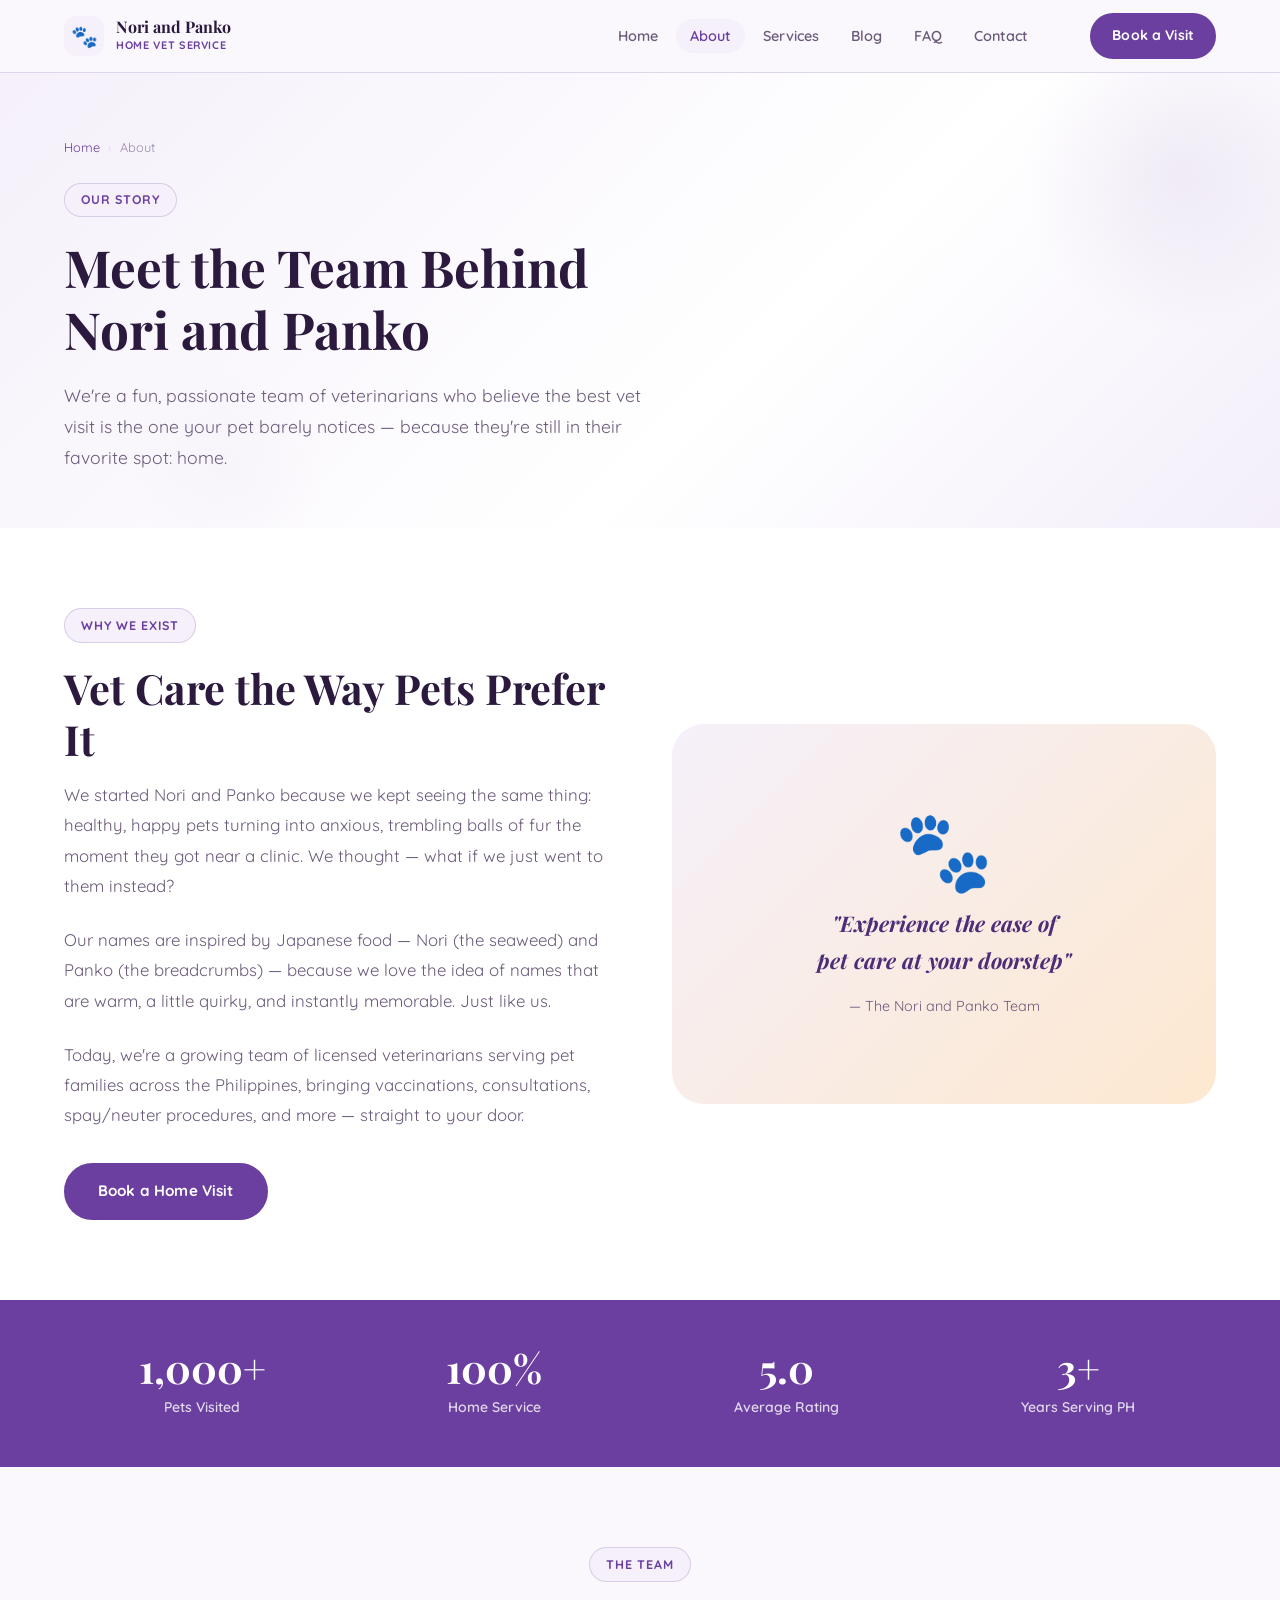
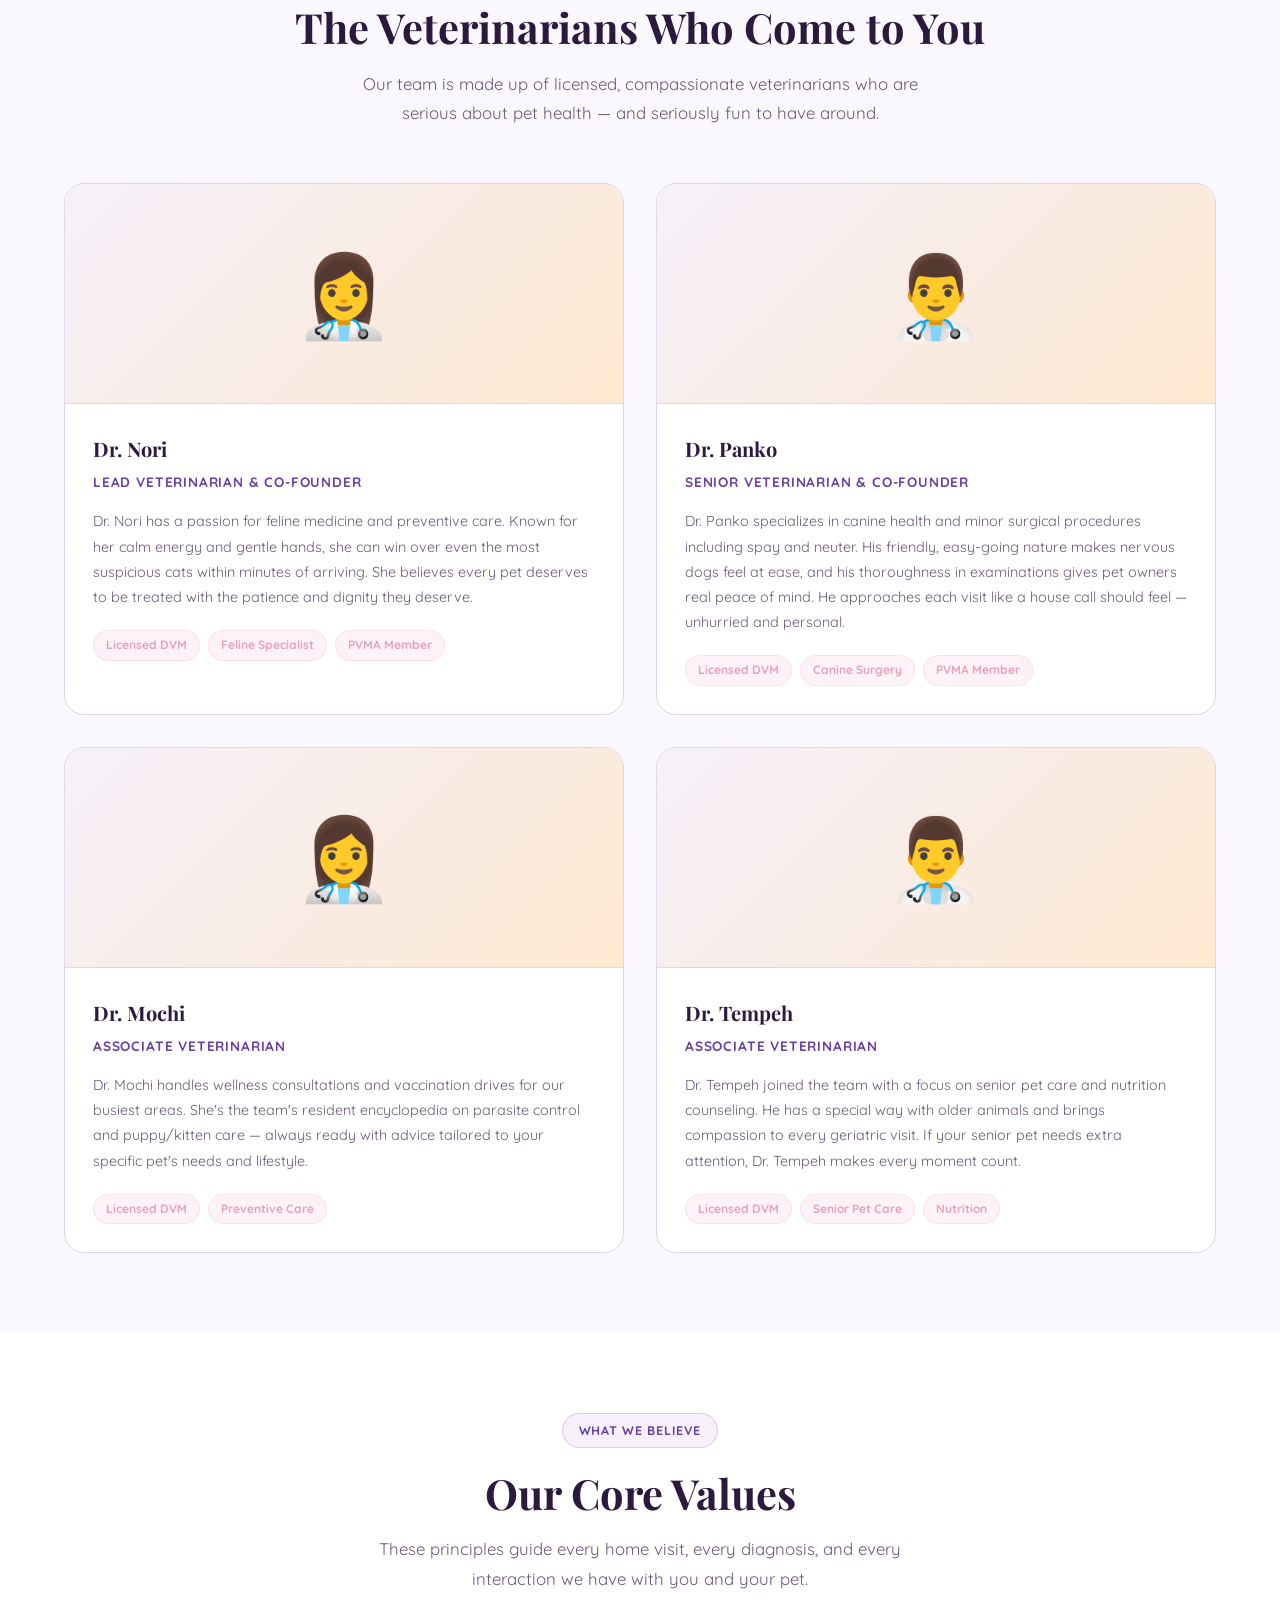
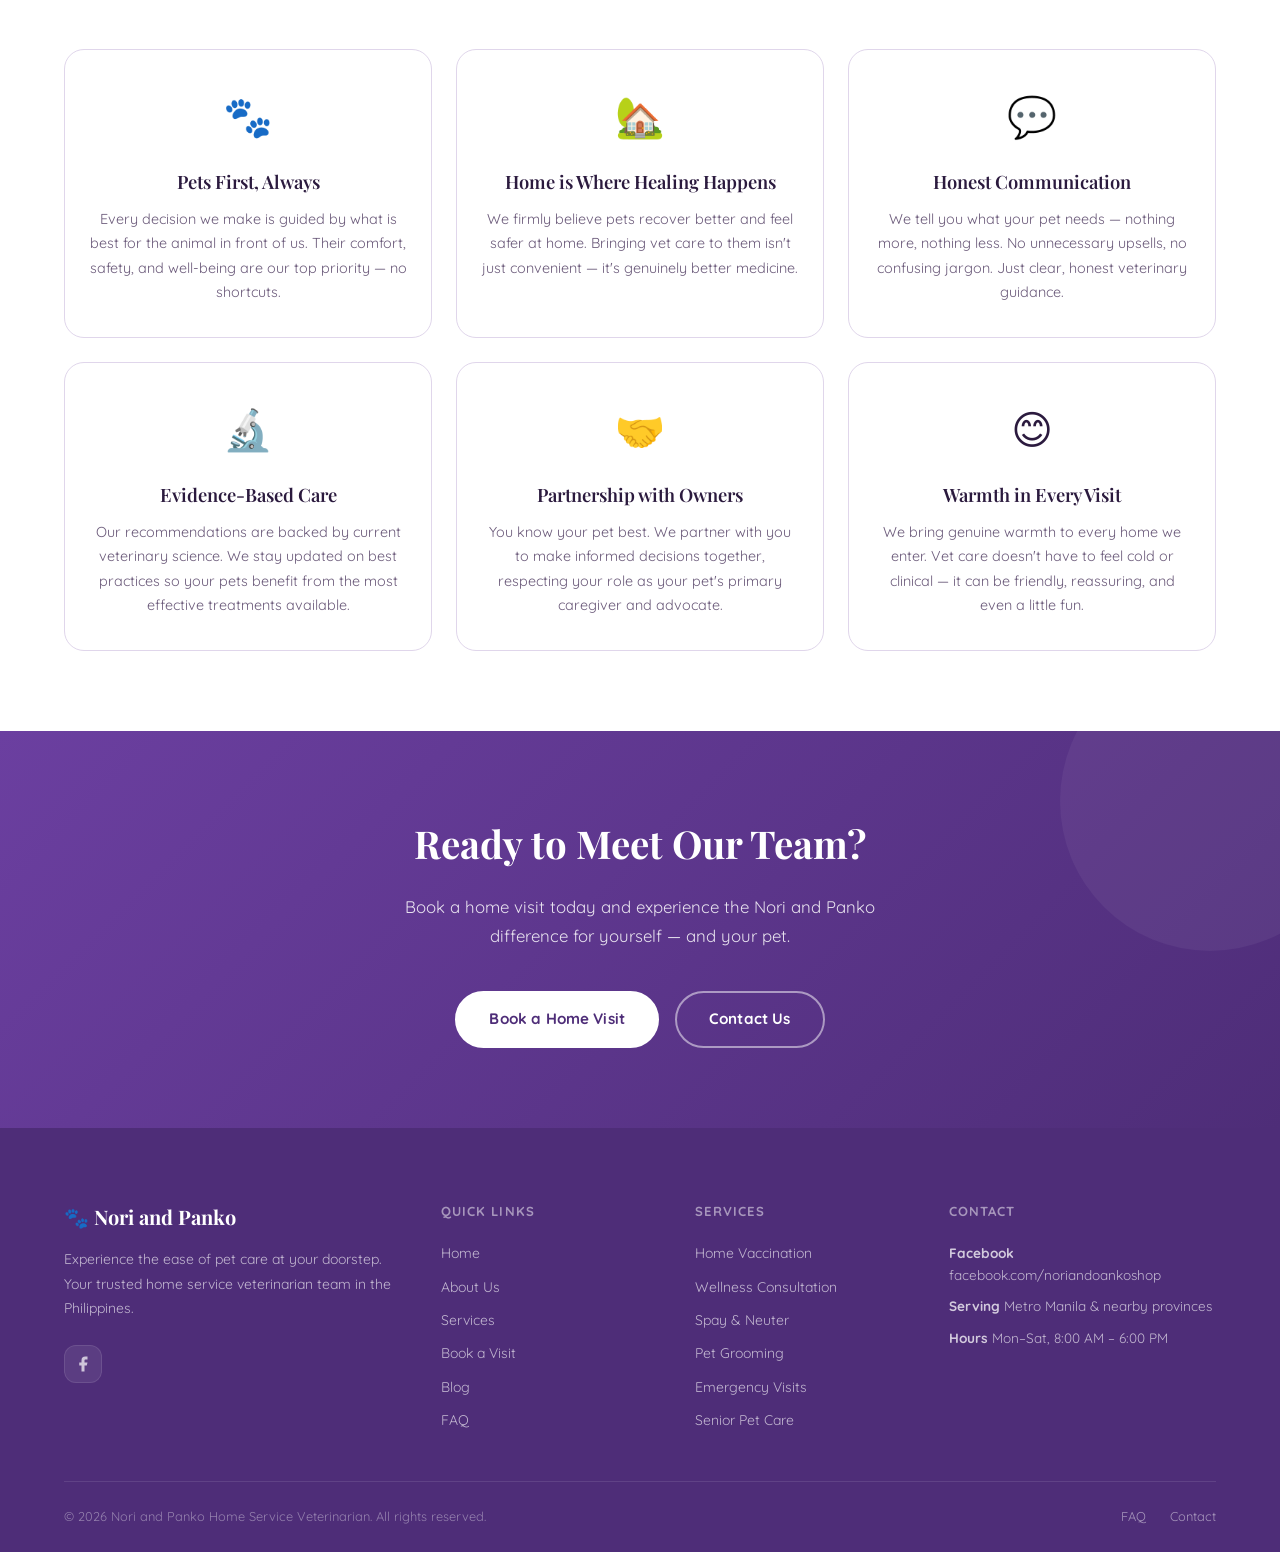
<file: about.html>
<!DOCTYPE html>
<html lang="en">
<head>
  <meta charset="UTF-8">
  <meta name="viewport" content="width=device-width, initial-scale=1.0">
  <meta name="description" content="Meet the Nori and Panko team — a dedicated group of home service veterinarians bringing professional, compassionate pet care to your doorstep across the Philippines.">
  <meta name="keywords" content="Nori and Panko veterinarians, home service vet team Philippines, mobile vet about, pet care team Philippines">
  <meta property="og:title" content="About Us | Nori and Panko Home Service Veterinarian">
  <meta property="og:description" content="Meet the warm, dedicated team behind Nori and Panko — veterinarians who believe pet care should happen where pets feel safest: at home.">
  <title>About Us | Nori and Panko Home Service Veterinarian</title>
  <link href="https://fonts.googleapis.com/css2?family=Playfair+Display:ital,wght@0,400;0,600;0,700;1,400&family=Quicksand:wght@300;400;500;600;700&display=swap" rel="stylesheet">
  <link rel="stylesheet" href="css/style.css">
  <style>
    :root {
      --clr-primary: #6B3FA0; --clr-primary-dark: #4E2D78; --clr-primary-light: #B8A0D2;
      --clr-primary-subtle: #F5F0FA; --clr-secondary: #E8A0BF; --clr-secondary-subtle: #FDF2F7;
      --clr-accent: #F0C060; --clr-peach: #FDE8D0; --clr-bg: #FAF7FD; --clr-bg-alt: #F3EEFA;
      --clr-surface: #FFFFFF; --clr-text: #2B1A3E; --clr-text-secondary: #6B5A7A;
      --clr-text-muted: #9B8AAA; --clr-border: #E0D6EB;
      --ff-heading: 'Playfair Display', Georgia, serif; --ff-body: 'Quicksand', system-ui, sans-serif;
      --radius-sm: 0.375rem; --radius-md: 0.75rem; --radius-lg: 1.25rem; --radius-xl: 2rem; --radius-full: 9999px;
      --shadow-sm: 0 1px 3px rgba(107,63,160,.08); --shadow-md: 0 4px 16px rgba(107,63,160,.10);
      --shadow-lg: 0 12px 40px rgba(107,63,160,.14); --transition: 0.22s cubic-bezier(0.4, 0, 0.2, 1);
    }
    *, *::before, *::after { box-sizing: border-box; margin: 0; padding: 0; }
    html { scroll-behavior: smooth; -webkit-font-smoothing: antialiased; }
    body { font-family: var(--ff-body); font-size: 1rem; line-height: 1.7; color: var(--clr-text); background: var(--clr-bg); }
    img { display: block; max-width: 100%; height: auto; }
    a { color: inherit; text-decoration: none; }
    ul { list-style: none; }
    button { cursor: pointer; border: none; background: none; font-family: inherit; }
    .container { width: 100%; max-width: 1200px; margin-inline: auto; padding-inline: 1.5rem; }
    .section { padding-block: 5rem; }
    .section-badge { display: inline-flex; align-items: center; gap: 0.5rem; font-size: 0.78rem; font-weight: 700; letter-spacing: 0.08em; text-transform: uppercase; color: var(--clr-primary); background: var(--clr-primary-subtle); border: 1px solid rgba(107,63,160,.2); border-radius: var(--radius-full); padding: 0.35rem 1rem; margin-bottom: 1.25rem; }
    .section-title { font-family: var(--ff-heading); font-size: clamp(1.75rem, 3.5vw, 2.6rem); font-weight: 700; line-height: 1.22; color: var(--clr-text); margin-bottom: 1rem; }
    .section-subtitle { font-size: 1.05rem; color: var(--clr-text-secondary); max-width: 560px; line-height: 1.75; }
    .text-center { text-align: center; } .text-center .section-subtitle { margin-inline: auto; }
    .btn { display: inline-flex; align-items: center; gap: 0.5rem; font-family: var(--ff-body); font-size: 0.95rem; font-weight: 700; border-radius: var(--radius-full); padding: 0.85rem 2rem; transition: all var(--transition); white-space: nowrap; text-decoration: none; border: 2px solid transparent; cursor: pointer; }
    .btn-primary { background: var(--clr-primary); color: #fff; border-color: var(--clr-primary); }
    .btn-primary:hover { background: var(--clr-primary-dark); border-color: var(--clr-primary-dark); transform: translateY(-1px); }
    .btn-secondary { background: transparent; color: var(--clr-primary); border-color: var(--clr-primary); }
    .btn-secondary:hover { background: var(--clr-primary-subtle); transform: translateY(-1px); }
    .btn-sm { padding: 0.55rem 1.25rem; font-size: 0.875rem; }
    .nav { position: sticky; top: 0; z-index: 1000; background: rgba(250,247,253,.92); backdrop-filter: blur(16px); -webkit-backdrop-filter: blur(16px); border-bottom: 1px solid var(--clr-border); transition: box-shadow var(--transition); }
    .nav.scrolled { box-shadow: var(--shadow-md); }
    .nav-container { display: flex; align-items: center; gap: 2rem; height: 72px; }
    .nav-logo { display: flex; align-items: center; gap: 0.75rem; text-decoration: none; flex-shrink: 0; }
    .nav-logo-icon { width: 40px; height: 40px; background: var(--clr-primary-subtle); border-radius: var(--radius-md); display: flex; align-items: center; justify-content: center; font-size: 1.35rem; }
    .nav-links { display: flex; align-items: center; gap: 0.25rem; list-style: none; margin: 0; padding: 0; margin-left: auto; }
    .nav-links a { font-size: 0.9rem; font-weight: 600; color: var(--clr-text-secondary); text-decoration: none; padding: 0.5rem 0.875rem; border-radius: var(--radius-full); transition: all var(--transition); }
    .nav-links a:hover, .nav-links a.active { color: var(--clr-primary); background: var(--clr-primary-subtle); }
    .nav-actions { display: flex; align-items: center; gap: 0.75rem; margin-left: 1rem; }
    .nav-toggle { display: none; flex-direction: column; gap: 5px; padding: 0.5rem; border-radius: var(--radius-sm); cursor: pointer; background: none; border: none; margin-left: auto; }
    .nav-toggle span { display: block; width: 22px; height: 2px; background: var(--clr-text); border-radius: 2px; transition: all var(--transition); }
    .nav-mobile-menu { display: none; padding: 1.25rem 1.5rem 1.75rem; border-top: 1px solid var(--clr-border); background: var(--clr-surface); }
    .nav-mobile-menu.open { display: block; }
    .nav-mobile-menu a { display: block; padding: 0.7rem 1rem; font-size: 0.95rem; font-weight: 600; color: var(--clr-text-secondary); border-radius: var(--radius-sm); transition: all var(--transition); }
    .nav-mobile-menu a:hover { color: var(--clr-primary); background: var(--clr-primary-subtle); }
    @media (max-width: 900px) { .nav-links, .nav-actions { display: none; } .nav-toggle { display: flex; } }

    /* PAGE HERO */
    .page-hero { background: linear-gradient(135deg, var(--clr-primary-subtle) 0%, #fff 60%, #F3EEFA 100%); padding: 4rem 0 3.5rem; position: relative; overflow: hidden; }
    .page-hero::before { content: ''; position: absolute; top: -60px; right: -60px; width: 320px; height: 320px; background: radial-gradient(circle, rgba(107,63,160,.08) 0%, transparent 70%); border-radius: 50%; }
    .breadcrumb { display: flex; align-items: center; gap: 0.5rem; font-size: 0.8rem; color: var(--clr-text-muted); margin-bottom: 1.5rem; }
    .breadcrumb a { color: var(--clr-primary); }
    .breadcrumb a:hover { text-decoration: underline; }
    .breadcrumb-sep { color: var(--clr-border); }

    /* MISSION */
    .mission-grid { display: grid; grid-template-columns: 1fr 1fr; gap: 4rem; align-items: center; }
    .mission-visual { background: linear-gradient(135deg, var(--clr-primary-subtle), var(--clr-peach)); border-radius: var(--radius-xl); padding: 3rem; display: flex; flex-direction: column; align-items: center; justify-content: center; gap: 1rem; min-height: 380px; text-align: center; }
    .mission-visual-emoji { font-size: 5rem; line-height: 1; }
    .mission-visual-text { font-family: var(--ff-heading); font-size: 1.35rem; font-weight: 700; color: var(--clr-primary-dark); font-style: italic; }
    .mission-visual-sub { font-size: 0.9rem; color: var(--clr-text-secondary); }
    @media (max-width: 768px) { .mission-grid { grid-template-columns: 1fr; } }

    /* TEAM SECTION */
    .team-grid { display: grid; grid-template-columns: repeat(2, 1fr); gap: 2rem; }
    .team-card { background: var(--clr-surface); border: 1px solid var(--clr-border); border-radius: var(--radius-lg); overflow: hidden; transition: all var(--transition); }
    .team-card:hover { transform: translateY(-4px); box-shadow: var(--shadow-lg); border-color: var(--clr-primary-light); }
    .team-card-img { height: 220px; background: linear-gradient(135deg, var(--clr-primary-subtle), var(--clr-peach)); display: flex; align-items: center; justify-content: center; font-size: 5rem; border-bottom: 1px solid var(--clr-border); }
    .team-card-body { padding: 1.75rem; }
    .team-card-name { font-family: var(--ff-heading); font-size: 1.25rem; font-weight: 700; color: var(--clr-text); margin-bottom: 0.25rem; }
    .team-card-role { font-size: 0.85rem; font-weight: 700; color: var(--clr-primary); text-transform: uppercase; letter-spacing: 0.06em; margin-bottom: 1rem; }
    .team-card-bio { font-size: 0.9rem; color: var(--clr-text-secondary); line-height: 1.75; margin-bottom: 1.25rem; }
    .team-card-creds { display: flex; flex-wrap: wrap; gap: 0.5rem; }
    .team-cred { display: inline-flex; align-items: center; gap: 0.35rem; font-size: 0.75rem; font-weight: 700; color: var(--clr-secondary); background: var(--clr-secondary-subtle); border-radius: var(--radius-full); padding: 0.25rem 0.75rem; border: 1px solid rgba(232,160,191,.2); }
    @media (max-width: 768px) { .team-grid { grid-template-columns: 1fr; } }

    /* VALUES */
    .values-grid { display: grid; grid-template-columns: repeat(3, 1fr); gap: 1.5rem; }
    .value-card { text-align: center; padding: 2rem 1.5rem; background: var(--clr-surface); border: 1px solid var(--clr-border); border-radius: var(--radius-lg); transition: all var(--transition); }
    .value-card:hover { transform: translateY(-3px); box-shadow: var(--shadow-md); border-color: var(--clr-primary-light); }
    .value-icon { font-size: 2.5rem; margin-bottom: 1rem; display: block; }
    .value-title { font-family: var(--ff-heading); font-size: 1.15rem; font-weight: 600; color: var(--clr-text); margin-bottom: 0.6rem; }
    .value-desc { font-size: 0.9rem; color: var(--clr-text-secondary); line-height: 1.7; }
    @media (max-width: 768px) { .values-grid { grid-template-columns: 1fr; } }
    @media (min-width: 580px) and (max-width: 768px) { .values-grid { grid-template-columns: repeat(2, 1fr); } }

    /* STATS */
    .stats-strip { background: var(--clr-primary); padding: 3rem 0; }
    .stats-grid { display: grid; grid-template-columns: repeat(4, 1fr); gap: 1rem; }
    .stat-item { text-align: center; color: #fff; }
    .stat-number { font-family: var(--ff-heading); font-size: 2.5rem; font-weight: 700; line-height: 1; margin-bottom: 0.5rem; }
    .stat-label { font-size: 0.875rem; color: rgba(255,255,255,.8); font-weight: 600; }
    @media (max-width: 640px) { .stats-grid { grid-template-columns: repeat(2, 1fr); } }

    /* CTA */
    .cta-section { background: linear-gradient(135deg, var(--clr-primary) 0%, var(--clr-primary-dark) 100%); padding: 5rem 0; text-align: center; color: white; position: relative; overflow: hidden; }
    .cta-section::before { content: ''; position: absolute; top: -80px; right: -80px; width: 300px; height: 300px; background: rgba(255,255,255,.05); border-radius: 50%; }
    .cta-section h2 { font-family: var(--ff-heading); font-size: clamp(1.75rem, 3vw, 2.4rem); font-weight: 700; color: white; margin-bottom: 1rem; position: relative; z-index: 1; }
    .cta-section p { font-size: 1.05rem; color: rgba(255,255,255,.85); max-width: 520px; margin: 0 auto 2.5rem; line-height: 1.75; position: relative; z-index: 1; }
    .cta-actions { display: flex; align-items: center; justify-content: center; gap: 1rem; flex-wrap: wrap; position: relative; z-index: 1; }
    .btn-white { background: #fff; color: var(--clr-primary-dark); border-color: #fff; }
    .btn-white:hover { background: var(--clr-primary-subtle); transform: translateY(-1px); }

    /* FOOTER */
    .footer { background: var(--clr-primary-dark); color: rgba(255,255,255,0.75); padding-top: 4.5rem; }
    .footer-top { display: grid; grid-template-columns: 1.6fr 1fr 1fr 1.3fr; gap: 3rem; padding-bottom: 3rem; border-bottom: 1px solid rgba(255,255,255,.1); }
    .footer-logo-name { font-family: var(--ff-heading); font-size: 1.25rem; font-weight: 700; color: #fff; margin-bottom: 0.85rem; }
    .footer-tagline { font-size: 0.875rem; line-height: 1.75; color: rgba(255,255,255,.65); margin-bottom: 1.5rem; }
    .footer-social { display: flex; gap: 0.75rem; }
    .footer-social a { width: 38px; height: 38px; border-radius: var(--radius-md); background: rgba(255,255,255,.08); display: flex; align-items: center; justify-content: center; color: rgba(255,255,255,.7); transition: all var(--transition); border: 1px solid rgba(255,255,255,.1); }
    .footer-social a:hover { background: rgba(255,255,255,.18); color: #fff; transform: translateY(-2px); }
    .footer-heading { font-size: 0.82rem; font-weight: 700; letter-spacing: 0.08em; text-transform: uppercase; color: rgba(255,255,255,.5); margin-bottom: 1.25rem; }
    .footer-links { display: flex; flex-direction: column; gap: 0.6rem; }
    .footer-links a { font-size: 0.875rem; color: rgba(255,255,255,.65); transition: color var(--transition); }
    .footer-links a:hover { color: #fff; }
    .footer-contact { display: flex; flex-direction: column; gap: 0.6rem; }
    .footer-contact-item { font-size: 0.85rem; color: rgba(255,255,255,.65); line-height: 1.6; }
    .footer-bottom { display: flex; align-items: center; justify-content: space-between; padding-block: 1.5rem; font-size: 0.8rem; color: rgba(255,255,255,.4); flex-wrap: wrap; gap: 0.75rem; }
    .footer-bottom a { color: rgba(255,255,255,.5); transition: color var(--transition); }
    .footer-bottom a:hover { color: rgba(255,255,255,.9); }
    @media (max-width: 900px) { .footer-top { grid-template-columns: 1fr 1fr; } }
    @media (max-width: 560px) { .footer-top { grid-template-columns: 1fr; } .footer-bottom { flex-direction: column; } }

    .reveal { opacity: 0; transform: translateY(24px); transition: opacity 0.55s ease, transform 0.55s ease; }
    .reveal.visible { opacity: 1; transform: none; }
  </style>
</head>
<body>

  <nav class="nav" id="mainNav">
    <div class="container nav-container">
      <a href="index.html" class="nav-logo">
        <div class="nav-logo-icon">🐾</div>
        <div>
          <div style="font-family:'Playfair Display',serif;font-size:1rem;font-weight:700;color:#2B1A3E;line-height:1.2;">Nori and Panko</div>
          <div style="font-size:0.68rem;color:#6B3FA0;letter-spacing:0.06em;text-transform:uppercase;font-weight:700;">Home Vet Service</div>
        </div>
      </a>
      <ul class="nav-links" id="navLinks">
        <li><a href="index.html">Home</a></li>
        <li><a href="about.html" class="active">About</a></li>
        <li><a href="services.html">Services</a></li>
        <li><a href="blog.html">Blog</a></li>
        <li><a href="faq.html">FAQ</a></li>
        <li><a href="contact.html">Contact</a></li>
      </ul>
      <div class="nav-actions">
        <a href="booking.html" class="btn btn-primary btn-sm">Book a Visit</a>
      </div>
      <button class="nav-toggle" id="navToggle" aria-label="Toggle menu"><span></span><span></span><span></span></button>
    </div>
    <div class="nav-mobile-menu" id="mobileMenu">
      <ul style="list-style:none;padding:0;margin:0 0 1.5rem;display:flex;flex-direction:column;gap:0.25rem;">
        <li><a href="index.html">Home</a></li>
        <li><a href="about.html" style="color:var(--clr-primary);">About</a></li>
        <li><a href="services.html">Services</a></li>
        <li><a href="blog.html">Blog</a></li>
        <li><a href="faq.html">FAQ</a></li>
        <li><a href="contact.html">Contact</a></li>
      </ul>
      <a href="booking.html" class="btn btn-primary" style="width:100%;justify-content:center;display:flex;">Book a Home Visit</a>
    </div>
  </nav>

  <!-- PAGE HERO -->
  <section class="page-hero">
    <div class="container">
      <nav class="breadcrumb" aria-label="Breadcrumb">
        <a href="index.html">Home</a>
        <span class="breadcrumb-sep">›</span>
        <span>About</span>
      </nav>
      <div class="section-badge">Our Story</div>
      <h1 style="font-family:'Playfair Display',serif;font-size:clamp(2rem,4.5vw,3.2rem);font-weight:700;line-height:1.2;color:#2B1A3E;max-width:680px;margin-bottom:1.25rem;">
        Meet the Team Behind<br>Nori and Panko
      </h1>
      <p style="font-size:1.1rem;color:#6B5A7A;max-width:580px;line-height:1.75;">
        We're a fun, passionate team of veterinarians who believe the best vet visit is the one your pet barely notices — because they're still in their favorite spot: home.
      </p>
    </div>
  </section>

  <main>

    <!-- MISSION SECTION -->
    <section class="section" style="background:var(--clr-surface);">
      <div class="container">
        <div class="mission-grid">
          <div class="reveal">
            <div class="section-badge">Why We Exist</div>
            <h2 class="section-title">Vet Care the Way Pets Prefer It</h2>
            <p style="font-size:1.05rem;color:var(--clr-text-secondary);line-height:1.8;margin-bottom:1.5rem;">
              We started Nori and Panko because we kept seeing the same thing: healthy, happy pets turning into anxious, trembling balls of fur the moment they got near a clinic. We thought — what if we just went to them instead?
            </p>
            <p style="font-size:1.05rem;color:var(--clr-text-secondary);line-height:1.8;margin-bottom:1.5rem;">
              Our names are inspired by Japanese food — Nori (the seaweed) and Panko (the breadcrumbs) — because we love the idea of names that are warm, a little quirky, and instantly memorable. Just like us.
            </p>
            <p style="font-size:1.05rem;color:var(--clr-text-secondary);line-height:1.8;margin-bottom:2rem;">
              Today, we're a growing team of licensed veterinarians serving pet families across the Philippines, bringing vaccinations, consultations, spay/neuter procedures, and more — straight to your door.
            </p>
            <a href="booking.html" class="btn btn-primary">Book a Home Visit</a>
          </div>
          <div class="mission-visual reveal" data-delay="150">
            <div class="mission-visual-emoji">🐾</div>
            <div class="mission-visual-text">"Experience the ease of<br>pet care at your doorstep"</div>
            <div class="mission-visual-sub">— The Nori and Panko Team</div>
          </div>
        </div>
      </div>
    </section>

    <!-- STATS STRIP -->
    <div class="stats-strip">
      <div class="container">
        <div class="stats-grid">
          <div class="stat-item">
            <div class="stat-number">1,000+</div>
            <div class="stat-label">Pets Visited</div>
          </div>
          <div class="stat-item">
            <div class="stat-number">100%</div>
            <div class="stat-label">Home Service</div>
          </div>
          <div class="stat-item">
            <div class="stat-number">5.0</div>
            <div class="stat-label">Average Rating</div>
          </div>
          <div class="stat-item">
            <div class="stat-number">3+</div>
            <div class="stat-label">Years Serving PH</div>
          </div>
        </div>
      </div>
    </div>

    <!-- TEAM SECTION -->
    <section class="section" style="background:var(--clr-bg);">
      <div class="container">
        <div class="text-center reveal" style="margin-bottom:3.5rem;">
          <div class="section-badge">The Team</div>
          <h2 class="section-title">The Veterinarians Who Come to You</h2>
          <p class="section-subtitle">Our team is made up of licensed, compassionate veterinarians who are serious about pet health — and seriously fun to have around.</p>
        </div>
        <div class="team-grid">
          <div class="team-card reveal">
            <div class="team-card-img">👩‍⚕️</div>
            <div class="team-card-body">
              <div class="team-card-name">Dr. Nori</div>
              <div class="team-card-role">Lead Veterinarian &amp; Co-Founder</div>
              <p class="team-card-bio">Dr. Nori has a passion for feline medicine and preventive care. Known for her calm energy and gentle hands, she can win over even the most suspicious cats within minutes of arriving. She believes every pet deserves to be treated with the patience and dignity they deserve.</p>
              <div class="team-card-creds">
                <span class="team-cred">Licensed DVM</span>
                <span class="team-cred">Feline Specialist</span>
                <span class="team-cred">PVMA Member</span>
              </div>
            </div>
          </div>
          <div class="team-card reveal" data-delay="150">
            <div class="team-card-img">👨‍⚕️</div>
            <div class="team-card-body">
              <div class="team-card-name">Dr. Panko</div>
              <div class="team-card-role">Senior Veterinarian &amp; Co-Founder</div>
              <p class="team-card-bio">Dr. Panko specializes in canine health and minor surgical procedures including spay and neuter. His friendly, easy-going nature makes nervous dogs feel at ease, and his thoroughness in examinations gives pet owners real peace of mind. He approaches each visit like a house call should feel — unhurried and personal.</p>
              <div class="team-card-creds">
                <span class="team-cred">Licensed DVM</span>
                <span class="team-cred">Canine Surgery</span>
                <span class="team-cred">PVMA Member</span>
              </div>
            </div>
          </div>
          <div class="team-card reveal" data-delay="100">
            <div class="team-card-img">👩‍⚕️</div>
            <div class="team-card-body">
              <div class="team-card-name">Dr. Mochi</div>
              <div class="team-card-role">Associate Veterinarian</div>
              <p class="team-card-bio">Dr. Mochi handles wellness consultations and vaccination drives for our busiest areas. She's the team's resident encyclopedia on parasite control and puppy/kitten care — always ready with advice tailored to your specific pet's needs and lifestyle.</p>
              <div class="team-card-creds">
                <span class="team-cred">Licensed DVM</span>
                <span class="team-cred">Preventive Care</span>
              </div>
            </div>
          </div>
          <div class="team-card reveal" data-delay="250">
            <div class="team-card-img">👨‍⚕️</div>
            <div class="team-card-body">
              <div class="team-card-name">Dr. Tempeh</div>
              <div class="team-card-role">Associate Veterinarian</div>
              <p class="team-card-bio">Dr. Tempeh joined the team with a focus on senior pet care and nutrition counseling. He has a special way with older animals and brings compassion to every geriatric visit. If your senior pet needs extra attention, Dr. Tempeh makes every moment count.</p>
              <div class="team-card-creds">
                <span class="team-cred">Licensed DVM</span>
                <span class="team-cred">Senior Pet Care</span>
                <span class="team-cred">Nutrition</span>
              </div>
            </div>
          </div>
        </div>
      </div>
    </section>

    <!-- VALUES -->
    <section class="section" style="background:var(--clr-surface);">
      <div class="container">
        <div class="text-center reveal" style="margin-bottom:3.5rem;">
          <div class="section-badge">What We Believe</div>
          <h2 class="section-title">Our Core Values</h2>
          <p class="section-subtitle">These principles guide every home visit, every diagnosis, and every interaction we have with you and your pet.</p>
        </div>
        <div class="values-grid">
          <div class="value-card reveal">
            <span class="value-icon" aria-hidden="true">🐾</span>
            <div class="value-title">Pets First, Always</div>
            <p class="value-desc">Every decision we make is guided by what is best for the animal in front of us. Their comfort, safety, and well-being are our top priority — no shortcuts.</p>
          </div>
          <div class="value-card reveal" data-delay="100">
            <span class="value-icon" aria-hidden="true">🏡</span>
            <div class="value-title">Home is Where Healing Happens</div>
            <p class="value-desc">We firmly believe pets recover better and feel safer at home. Bringing vet care to them isn't just convenient — it's genuinely better medicine.</p>
          </div>
          <div class="value-card reveal" data-delay="200">
            <span class="value-icon" aria-hidden="true">💬</span>
            <div class="value-title">Honest Communication</div>
            <p class="value-desc">We tell you what your pet needs — nothing more, nothing less. No unnecessary upsells, no confusing jargon. Just clear, honest veterinary guidance.</p>
          </div>
          <div class="value-card reveal" data-delay="50">
            <span class="value-icon" aria-hidden="true">🔬</span>
            <div class="value-title">Evidence-Based Care</div>
            <p class="value-desc">Our recommendations are backed by current veterinary science. We stay updated on best practices so your pets benefit from the most effective treatments available.</p>
          </div>
          <div class="value-card reveal" data-delay="150">
            <span class="value-icon" aria-hidden="true">🤝</span>
            <div class="value-title">Partnership with Owners</div>
            <p class="value-desc">You know your pet best. We partner with you to make informed decisions together, respecting your role as your pet's primary caregiver and advocate.</p>
          </div>
          <div class="value-card reveal" data-delay="250">
            <span class="value-icon" aria-hidden="true">😊</span>
            <div class="value-title">Warmth in Every Visit</div>
            <p class="value-desc">We bring genuine warmth to every home we enter. Vet care doesn't have to feel cold or clinical — it can be friendly, reassuring, and even a little fun.</p>
          </div>
        </div>
      </div>
    </section>

    <!-- CTA -->
    <section class="cta-section">
      <div class="container">
        <h2>Ready to Meet Our Team?</h2>
        <p>Book a home visit today and experience the Nori and Panko difference for yourself — and your pet.</p>
        <div class="cta-actions">
          <a href="booking.html" class="btn btn-white btn-lg">Book a Home Visit</a>
          <a href="contact.html" class="btn btn-secondary btn-lg" style="border-color:rgba(255,255,255,.5);color:#fff;">Contact Us</a>
        </div>
      </div>
    </section>

  </main>

  <!-- FOOTER -->
  <footer class="footer">
    <div class="container">
      <div class="footer-top">
        <div>
          <div class="footer-logo-name">🐾 Nori and Panko</div>
          <p class="footer-tagline">Experience the ease of pet care at your doorstep. Your trusted home service veterinarian team in the Philippines.</p>
          <div class="footer-social">
            <a href="https://facebook.com/noriandoankoshop" target="_blank" rel="noopener noreferrer" aria-label="Facebook">
              <svg width="18" height="18" viewBox="0 0 24 24" fill="currentColor"><path d="M18 2h-3a5 5 0 0 0-5 5v3H7v4h3v8h4v-8h3l1-4h-4V7a1 1 0 0 1 1-1h3z"/></svg>
            </a>
          </div>
        </div>
        <div>
          <div class="footer-heading">Quick Links</div>
          <div class="footer-links">
            <a href="index.html">Home</a>
            <a href="about.html">About Us</a>
            <a href="services.html">Services</a>
            <a href="booking.html">Book a Visit</a>
            <a href="blog.html">Blog</a>
            <a href="faq.html">FAQ</a>
          </div>
        </div>
        <div>
          <div class="footer-heading">Services</div>
          <div class="footer-links">
            <a href="services.html#vaccination">Home Vaccination</a>
            <a href="services.html#consultation">Wellness Consultation</a>
            <a href="services.html#kapon">Spay &amp; Neuter</a>
            <a href="services.html#grooming">Pet Grooming</a>
            <a href="services.html#emergency">Emergency Visits</a>
            <a href="services.html#senior">Senior Pet Care</a>
          </div>
        </div>
        <div>
          <div class="footer-heading">Contact</div>
          <div class="footer-contact">
            <div class="footer-contact-item">
              <strong style="color:rgba(255,255,255,.75);">Facebook</strong>
              <a href="https://facebook.com/noriandoankoshop" target="_blank" rel="noopener noreferrer" style="color:rgba(255,255,255,.65);">facebook.com/noriandoankoshop</a>
            </div>
            <div class="footer-contact-item"><strong style="color:rgba(255,255,255,.75);">Serving</strong> Metro Manila &amp; nearby provinces</div>
            <div class="footer-contact-item"><strong style="color:rgba(255,255,255,.75);">Hours</strong> Mon–Sat, 8:00 AM – 6:00 PM</div>
          </div>
        </div>
      </div>
      <div class="footer-bottom">
        <span>&copy; 2026 Nori and Panko Home Service Veterinarian. All rights reserved.</span>
        <div style="display:flex;gap:1.5rem;"><a href="faq.html">FAQ</a><a href="contact.html">Contact</a></div>
      </div>
    </div>
  </footer>

  <script src="js/main.js"></script>
</body>
</html>
</file>
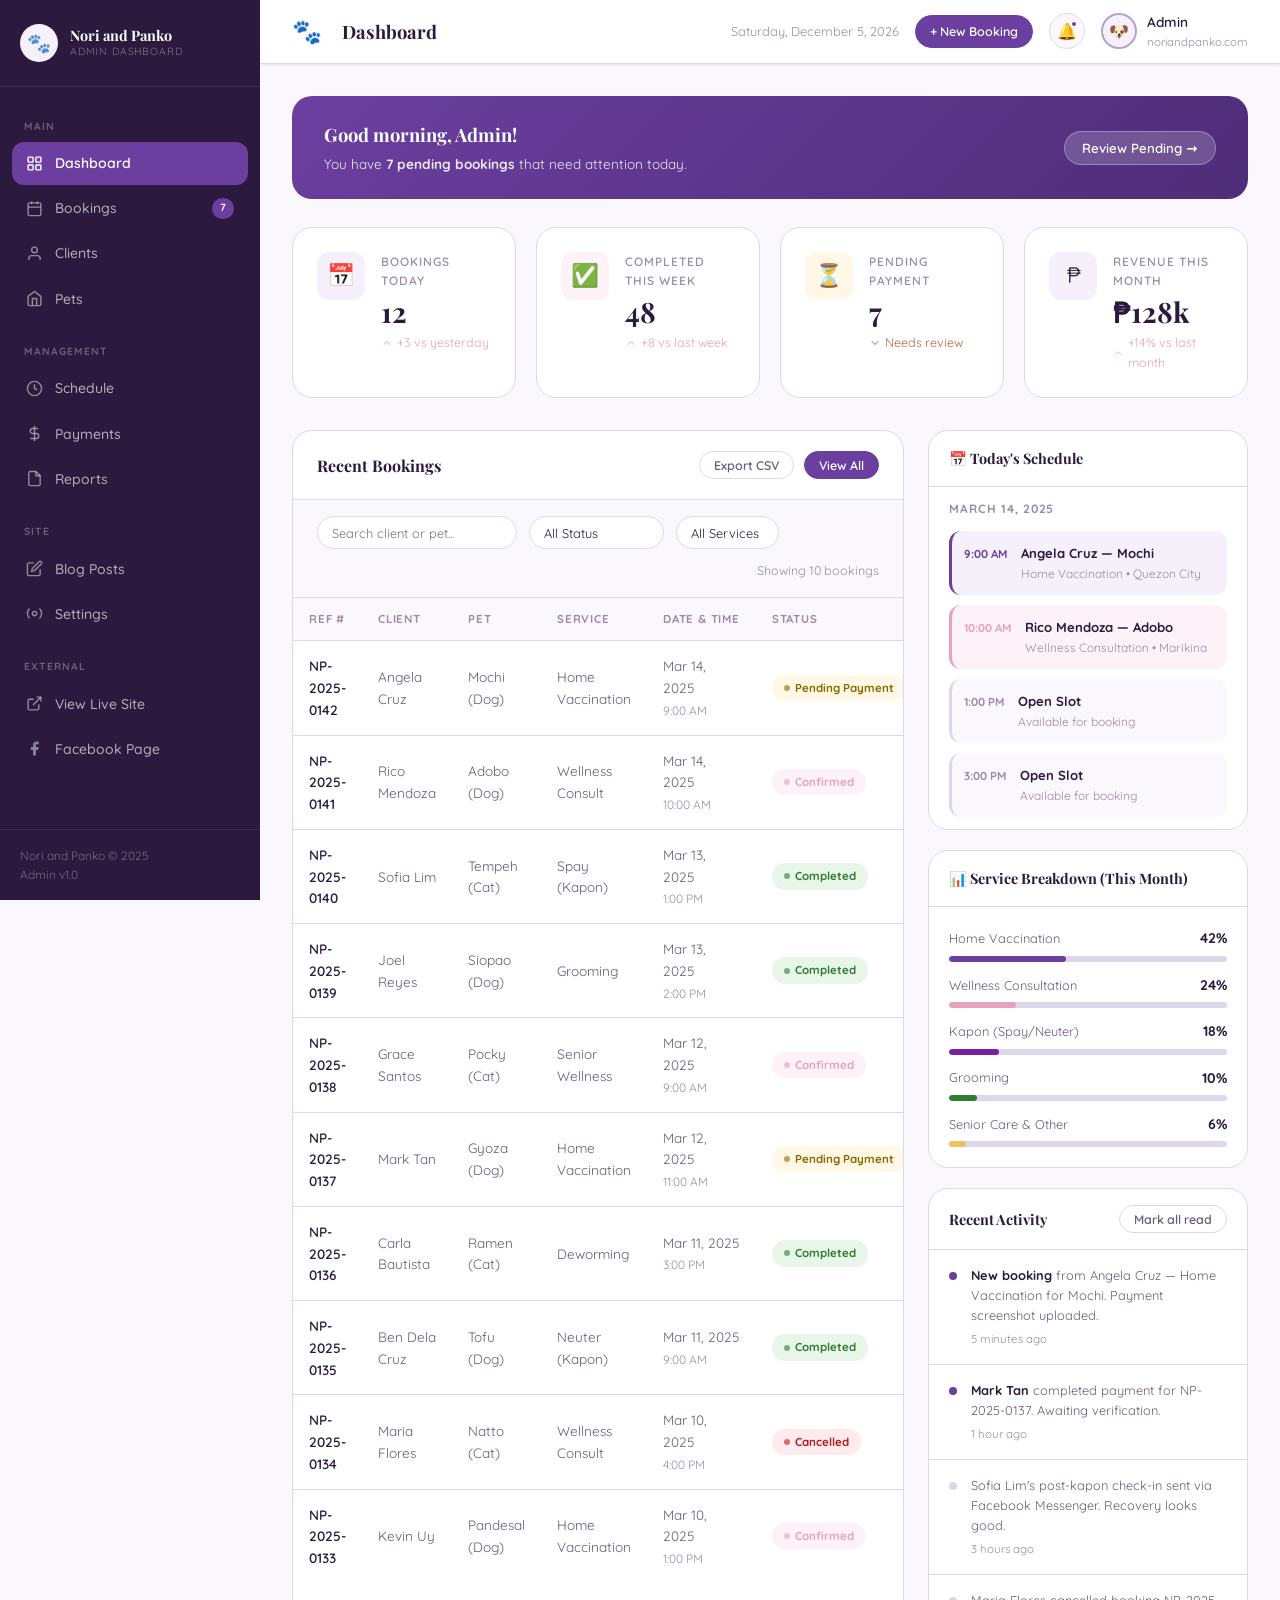
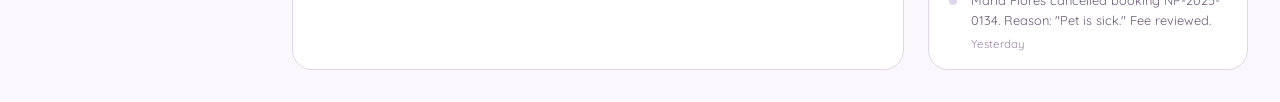
<file: admin.html>
<!DOCTYPE html>
<html lang="en">
<head>
  <meta charset="UTF-8">
  <meta name="viewport" content="width=device-width, initial-scale=1.0">
  <meta name="robots" content="noindex, nofollow">
  <title>Admin Dashboard | Nori and Panko Home Service Veterinarian</title>

  <link href="https://fonts.googleapis.com/css2?family=Playfair+Display:ital,wght@0,400;0,600;0,700;1,400&family=Quicksand:wght@300;400;500;600;700&display=swap" rel="stylesheet">
  <style>
    :root {
      --clr-primary:          #6B3FA0;
      --clr-primary-dark:     #4E2D78;
      --clr-primary-light:    #B8A0D2;
      --clr-primary-subtle:   #F5F0FA;
      --clr-secondary:        #E8A0BF;
      --clr-secondary-subtle: #FDF2F7;
      --clr-accent:           #F0C060;
      --clr-bg:               #FAF7FD;
      --clr-surface:          #FFFFFF;
      --clr-text:             #2B1A3E;
      --clr-text-secondary:   #6B5A7A;
      --clr-text-muted:       #9B8AAA;
      --clr-border:           #E0D6EB;
      --ff-heading: 'Playfair Display', Georgia, serif;
      --ff-body:    'Quicksand', system-ui, sans-serif;
      --radius-sm:  0.375rem;
      --radius-md:  0.75rem;
      --radius-lg:  1.25rem;
      --radius-full: 9999px;
      --shadow-sm:  0 1px 3px rgba(107,63,160,.08), 0 1px 2px rgba(107,63,160,.04);
      --shadow-md:  0 4px 16px rgba(107,63,160,.10), 0 2px 6px rgba(107,63,160,.06);
      --transition: 0.22s cubic-bezier(0.4, 0, 0.2, 1);

      --sidebar-w: 260px;
    }
    *, *::before, *::after { box-sizing: border-box; margin: 0; padding: 0; }
    html { scroll-behavior: smooth; -webkit-font-smoothing: antialiased; }
    body { font-family: var(--ff-body); font-size: 0.9rem; line-height: 1.6; color: var(--clr-text); background: var(--clr-bg); display: flex; min-height: 100vh; }
    a { color: inherit; text-decoration: none; }
    ul { list-style: none; padding: 0; margin: 0; }
    button { cursor: pointer; border: none; background: none; font-family: inherit; }
    img { display: block; max-width: 100%; }

    /* SIDEBAR */
    .admin-sidebar { width: var(--sidebar-w); background: #2B1A3E; color: rgba(255,255,255,0.75); display: flex; flex-direction: column; position: fixed; top: 0; left: 0; height: 100vh; overflow-y: auto; z-index: 100; transition: transform var(--transition); }
    .sidebar-brand { padding: 1.5rem 1.25rem; border-bottom: 1px solid rgba(255,255,255,0.08); display: flex; align-items: center; gap: 0.75rem; }
    .sidebar-brand-logo { width: 38px; height: 38px; border-radius: 50%; background: var(--clr-primary-subtle); display: flex; align-items: center; justify-content: center; font-size: 1.2rem; flex-shrink: 0; }
    .sidebar-brand-text { font-family: var(--ff-heading); font-size: 0.9rem; font-weight: 700; color: white; line-height: 1.25; }
    .sidebar-brand-sub { font-size: 0.65rem; color: rgba(255,255,255,0.4); text-transform: uppercase; letter-spacing: 0.08em; }

    .sidebar-nav { padding: 1.25rem 0.75rem; flex: 1; }
    .sidebar-section-label { font-size: 0.65rem; font-weight: 700; text-transform: uppercase; letter-spacing: 0.1em; color: rgba(255,255,255,0.3); padding: 0.75rem 0.75rem 0.375rem; }
    .sidebar-link { display: flex; align-items: center; gap: 0.75rem; padding: 0.65rem 0.875rem; border-radius: var(--radius-md); font-size: 0.875rem; font-weight: 500; color: rgba(255,255,255,0.65); transition: all var(--transition); margin-bottom: 0.125rem; }
    .sidebar-link:hover { background: rgba(255,255,255,0.08); color: white; }
    .sidebar-link.active { background: var(--clr-primary); color: white; font-weight: 600; }
    .sidebar-link svg { width: 17px; height: 17px; flex-shrink: 0; opacity: 0.75; }
    .sidebar-link.active svg { opacity: 1; }
    .sidebar-badge { margin-left: auto; background: var(--clr-primary); color: white; font-size: 0.65rem; font-weight: 700; padding: 0.15rem 0.5rem; border-radius: var(--radius-full); }
    .sidebar-link.active .sidebar-badge { background: rgba(255,255,255,0.25); }

    .sidebar-footer { padding: 1rem 1.25rem; border-top: 1px solid rgba(255,255,255,0.08); font-size: 0.75rem; color: rgba(255,255,255,0.35); }

    /* MAIN */
    .admin-main { margin-left: var(--sidebar-w); flex: 1; display: flex; flex-direction: column; min-height: 100vh; }

    /* TOPBAR */
    .admin-topbar { background: var(--clr-surface); border-bottom: 1px solid var(--clr-border); padding: 0 2rem; height: 64px; display: flex; align-items: center; gap: 1rem; position: sticky; top: 0; z-index: 50; box-shadow: var(--shadow-sm); }
    .topbar-title { font-family: var(--ff-heading); font-size: 1.15rem; font-weight: 700; color: var(--clr-text); }
    .topbar-right { margin-left: auto; display: flex; align-items: center; gap: 1rem; }
    .topbar-notif { position: relative; width: 36px; height: 36px; border-radius: 50%; background: var(--clr-bg); border: 1px solid var(--clr-border); display: flex; align-items: center; justify-content: center; cursor: pointer; font-size: 1rem; transition: background var(--transition); }
    .topbar-notif:hover { background: var(--clr-primary-subtle); }
    .notif-dot { position: absolute; top: 6px; right: 6px; width: 8px; height: 8px; border-radius: 50%; background: var(--clr-primary); border: 2px solid white; }
    .topbar-avatar { width: 36px; height: 36px; border-radius: 50%; background: var(--clr-primary-subtle); display: flex; align-items: center; justify-content: center; font-size: 1rem; cursor: pointer; border: 2px solid var(--clr-primary-light); }
    .topbar-user { font-size: 0.85rem; font-weight: 600; color: var(--clr-text); }
    .topbar-user span { display: block; font-size: 0.72rem; font-weight: 400; color: var(--clr-text-muted); }

    /* CONTENT AREA */
    .admin-content { padding: 2rem; flex: 1; }

    /* STATS CARDS */
    .stats-grid { display: grid; grid-template-columns: repeat(4, 1fr); gap: 1.25rem; margin-bottom: 2rem; }
    .stat-card { background: var(--clr-surface); border: 1px solid var(--clr-border); border-radius: var(--radius-lg); padding: 1.5rem; display: flex; align-items: flex-start; gap: 1rem; transition: box-shadow var(--transition); }
    .stat-card:hover { box-shadow: var(--shadow-md); }
    .stat-icon { width: 48px; height: 48px; border-radius: var(--radius-md); display: flex; align-items: center; justify-content: center; font-size: 1.4rem; flex-shrink: 0; }
    .stat-body { flex: 1; min-width: 0; }
    .stat-label { font-size: 0.75rem; font-weight: 600; color: var(--clr-text-muted); text-transform: uppercase; letter-spacing: 0.08em; margin-bottom: 0.375rem; }
    .stat-value { font-family: var(--ff-heading); font-size: 1.75rem; font-weight: 700; color: var(--clr-text); line-height: 1.1; margin-bottom: 0.375rem; }
    .stat-delta { font-size: 0.78rem; display: flex; align-items: center; gap: 0.25rem; }
    .stat-delta.up { color: var(--clr-secondary); }
    .stat-delta.down { color: #C0613F; }

    /* PANEL GRID */
    .panel-grid { display: grid; grid-template-columns: 1fr 320px; gap: 1.5rem; }
    .panel { background: var(--clr-surface); border: 1px solid var(--clr-border); border-radius: var(--radius-lg); overflow: hidden; }
    .panel-header { display: flex; align-items: center; justify-content: space-between; padding: 1.25rem 1.5rem; border-bottom: 1px solid var(--clr-border); }
    .panel-title { font-family: var(--ff-heading); font-size: 1rem; font-weight: 700; color: var(--clr-text); }
    .panel-actions { display: flex; align-items: center; gap: 0.625rem; }

    /* BUTTONS */
    .btn { display: inline-flex; align-items: center; gap: 0.4rem; font-family: var(--ff-body); font-size: 0.825rem; font-weight: 600; border-radius: var(--radius-full); padding: 0.5rem 1.1rem; transition: all var(--transition); border: 1.5px solid transparent; cursor: pointer; white-space: nowrap; }
    .btn-primary { background: var(--clr-primary); color: white; border-color: var(--clr-primary); }
    .btn-primary:hover { background: var(--clr-primary-dark); border-color: var(--clr-primary-dark); }
    .btn-ghost { background: transparent; color: var(--clr-text-secondary); border-color: var(--clr-border); }
    .btn-ghost:hover { background: var(--clr-bg); color: var(--clr-text); }
    .btn-sm { padding: 0.35rem 0.875rem; font-size: 0.78rem; }

    /* STATUS BADGES */
    .badge { display: inline-flex; align-items: center; gap: 0.3rem; padding: 0.25rem 0.75rem; border-radius: var(--radius-full); font-size: 0.72rem; font-weight: 700; white-space: nowrap; }
    .badge::before { content: ''; width: 6px; height: 6px; border-radius: 50%; background: currentColor; opacity: 0.6; flex-shrink: 0; }
    .badge-pending { background: #FFF8E6; color: #8A6B00; }
    .badge-confirmed { background: var(--clr-secondary-subtle); color: var(--clr-secondary); }
    .badge-completed { background: #E8F5E9; color: #2E7D32; }
    .badge-cancelled { background: #FFEBEE; color: #B71C1C; }
    .badge-payment { background: #FFF3E0; color: #E65100; }

    /* TABLE */
    .data-table { width: 100%; border-collapse: collapse; font-size: 0.85rem; }
    .data-table th { padding: 0.75rem 1rem; text-align: left; font-size: 0.72rem; font-weight: 700; text-transform: uppercase; letter-spacing: 0.07em; color: var(--clr-text-muted); background: var(--clr-bg); border-bottom: 1px solid var(--clr-border); white-space: nowrap; }
    .data-table td { padding: 0.875rem 1rem; border-bottom: 1px solid var(--clr-border); color: var(--clr-text-secondary); vertical-align: middle; }
    .data-table tr:last-child td { border-bottom: none; }
    .data-table tr:hover td { background: var(--clr-bg); }
    .data-table td strong { color: var(--clr-text); font-weight: 600; }

    /* FILTERS */
    .table-filters { display: flex; align-items: center; gap: 0.75rem; padding: 1rem 1.5rem; border-bottom: 1px solid var(--clr-border); background: var(--clr-bg); flex-wrap: wrap; }
    .filter-select { padding: 0.45rem 0.875rem; border: 1.5px solid var(--clr-border); border-radius: var(--radius-full); font-family: var(--ff-body); font-size: 0.8rem; color: var(--clr-text); background: var(--clr-surface); outline: none; cursor: pointer; appearance: none; -webkit-appearance: none; }
    .filter-select:focus { border-color: var(--clr-primary); }
    .search-input { padding: 0.45rem 0.875rem; border: 1.5px solid var(--clr-border); border-radius: var(--radius-full); font-family: var(--ff-body); font-size: 0.8rem; color: var(--clr-text); background: var(--clr-surface); outline: none; width: 200px; }
    .search-input:focus { border-color: var(--clr-primary); }

    /* BOOKING DETAIL SIDEBAR PANEL */
    .booking-detail-panel { display: flex; flex-direction: column; gap: 1.25rem; }
    .detail-card { background: var(--clr-surface); border: 1px solid var(--clr-border); border-radius: var(--radius-lg); overflow: hidden; }
    .detail-header { padding: 1rem 1.25rem; border-bottom: 1px solid var(--clr-border); font-family: var(--ff-heading); font-size: 0.9rem; font-weight: 700; color: var(--clr-text); }
    .detail-body { padding: 1.25rem; }
    .detail-row { display: flex; justify-content: space-between; gap: 0.75rem; padding: 0.45rem 0; border-bottom: 1px solid var(--clr-border); font-size: 0.8rem; }
    .detail-row:last-child { border-bottom: none; }
    .detail-key { color: var(--clr-text-muted); flex-shrink: 0; }
    .detail-val { font-weight: 600; color: var(--clr-text); text-align: right; max-width: 160px; word-break: break-word; }

    /* QUICK STAT MINI */
    .mini-stats { display: flex; flex-direction: column; gap: 0.75rem; padding: 1.25rem; }
    .mini-stat-row { display: flex; justify-content: space-between; align-items: center; }
    .mini-stat-label { font-size: 0.8rem; color: var(--clr-text-secondary); }
    .mini-stat-val { font-size: 0.875rem; font-weight: 700; color: var(--clr-text); }

    /* PROGRESS BAR */
    .progress-bar { height: 6px; background: var(--clr-border); border-radius: 3px; margin-top: 0.375rem; overflow: hidden; }
    .progress-fill { height: 100%; border-radius: 3px; background: var(--clr-primary); }

    /* ACTION DOTS */
    .action-menu { position: relative; display: inline-block; }
    .action-btn { width: 30px; height: 30px; border-radius: 50%; background: transparent; border: 1.5px solid var(--clr-border); display: flex; align-items: center; justify-content: center; font-size: 1rem; color: var(--clr-text-muted); transition: all var(--transition); cursor: pointer; line-height: 1; }
    .action-btn:hover { background: var(--clr-bg); color: var(--clr-text); border-color: var(--clr-text-muted); }
    .action-dropdown { display: none; position: absolute; right: 0; top: calc(100% + 4px); background: var(--clr-surface); border: 1px solid var(--clr-border); border-radius: var(--radius-md); padding: 0.375rem; box-shadow: var(--shadow-md); min-width: 150px; z-index: 20; }
    .action-dropdown.open { display: block; }
    .action-dropdown button { display: flex; align-items: center; gap: 0.5rem; width: 100%; padding: 0.5rem 0.75rem; font-size: 0.8rem; color: var(--clr-text-secondary); border-radius: var(--radius-sm); transition: background var(--transition); text-align: left; }
    .action-dropdown button:hover { background: var(--clr-bg); color: var(--clr-text); }
    .action-dropdown button.danger { color: #B71C1C; }
    .action-dropdown button.danger:hover { background: #FFEBEE; }

    /* NOTIFICATION ITEM */
    .notif-item { display: flex; align-items: flex-start; gap: 0.875rem; padding: 1rem 1.25rem; border-bottom: 1px solid var(--clr-border); cursor: pointer; transition: background var(--transition); }
    .notif-item:hover { background: var(--clr-bg); }
    .notif-item:last-child { border-bottom: none; }
    .notif-dot-indicator { width: 8px; height: 8px; border-radius: 50%; background: var(--clr-primary); flex-shrink: 0; margin-top: 6px; }
    .notif-dot-indicator.read { background: var(--clr-border); }
    .notif-text { font-size: 0.8rem; color: var(--clr-text-secondary); line-height: 1.55; }
    .notif-text strong { color: var(--clr-text); }
    .notif-time { font-size: 0.72rem; color: var(--clr-text-muted); margin-top: 0.25rem; display: block; }

    /* RESPONSIVE */
    @media (max-width: 1100px) { .stats-grid { grid-template-columns: repeat(2, 1fr); } .panel-grid { grid-template-columns: 1fr; } }
    @media (max-width: 768px) { .admin-sidebar { transform: translateX(-100%); } .admin-main { margin-left: 0; } .stats-grid { grid-template-columns: 1fr 1fr; } }
  </style>
</head>
<body>

<!-- SIDEBAR -->
<aside class="admin-sidebar" id="adminSidebar" role="navigation" aria-label="Admin navigation">
  <div class="sidebar-brand">
    <div class="sidebar-brand-logo">🐾</div>
    <div>
      <div class="sidebar-brand-text">Nori and Panko</div>
      <div class="sidebar-brand-sub">Admin Dashboard</div>
    </div>
  </div>

  <nav class="sidebar-nav">
    <div class="sidebar-section-label">Main</div>
    <a href="#" class="sidebar-link active">
      <svg viewBox="0 0 24 24" fill="none" stroke="currentColor" stroke-width="2"><rect x="3" y="3" width="7" height="7" rx="1"/><rect x="14" y="3" width="7" height="7" rx="1"/><rect x="3" y="14" width="7" height="7" rx="1"/><rect x="14" y="14" width="7" height="7" rx="1"/></svg>
      Dashboard
    </a>
    <a href="#" class="sidebar-link" id="sideBookings">
      <svg viewBox="0 0 24 24" fill="none" stroke="currentColor" stroke-width="2"><rect x="3" y="4" width="18" height="18" rx="2"/><path d="M16 2v4M8 2v4M3 10h18"/></svg>
      Bookings
      <span class="sidebar-badge">7</span>
    </a>
    <a href="#" class="sidebar-link">
      <svg viewBox="0 0 24 24" fill="none" stroke="currentColor" stroke-width="2"><path d="M20 21v-2a4 4 0 00-4-4H8a4 4 0 00-4 4v2"/><circle cx="12" cy="7" r="4"/></svg>
      Clients
    </a>
    <a href="#" class="sidebar-link">
      <svg viewBox="0 0 24 24" fill="none" stroke="currentColor" stroke-width="2"><path d="M3 9l9-7 9 7v11a2 2 0 01-2 2H5a2 2 0 01-2-2z"/><polyline points="9 22 9 12 15 12 15 22"/></svg>
      Pets
    </a>

    <div class="sidebar-section-label" style="margin-top:0.75rem;">Management</div>
    <a href="#" class="sidebar-link">
      <svg viewBox="0 0 24 24" fill="none" stroke="currentColor" stroke-width="2"><circle cx="12" cy="12" r="10"/><polyline points="12 6 12 12 16 14"/></svg>
      Schedule
    </a>
    <a href="#" class="sidebar-link">
      <svg viewBox="0 0 24 24" fill="none" stroke="currentColor" stroke-width="2"><line x1="12" y1="1" x2="12" y2="23"/><path d="M17 5H9.5a3.5 3.5 0 000 7h5a3.5 3.5 0 010 7H6"/></svg>
      Payments
    </a>
    <a href="#" class="sidebar-link">
      <svg viewBox="0 0 24 24" fill="none" stroke="currentColor" stroke-width="2"><path d="M14 2H6a2 2 0 00-2 2v16a2 2 0 002 2h12a2 2 0 002-2V8z"/><polyline points="14 2 14 8 20 8"/></svg>
      Reports
    </a>

    <div class="sidebar-section-label" style="margin-top:0.75rem;">Site</div>
    <a href="#" class="sidebar-link">
      <svg viewBox="0 0 24 24" fill="none" stroke="currentColor" stroke-width="2"><path d="M11 4H4a2 2 0 00-2 2v14a2 2 0 002 2h14a2 2 0 002-2v-7"/><path d="M18.5 2.5a2.121 2.121 0 013 3L12 15l-4 1 1-4 9.5-9.5z"/></svg>
      Blog Posts
    </a>
    <a href="#" class="sidebar-link">
      <svg viewBox="0 0 24 24" fill="none" stroke="currentColor" stroke-width="2"><circle cx="12" cy="12" r="3"/><path d="M19.07 4.93a10 10 0 010 14.14M4.93 4.93a10 10 0 000 14.14"/></svg>
      Settings
    </a>

    <div class="sidebar-section-label" style="margin-top:0.75rem;">External</div>
    <a href="index.html" class="sidebar-link" target="_blank" rel="noopener">
      <svg viewBox="0 0 24 24" fill="none" stroke="currentColor" stroke-width="2"><path d="M18 13v6a2 2 0 01-2 2H5a2 2 0 01-2-2V8a2 2 0 012-2h6"/><polyline points="15 3 21 3 21 9"/><line x1="10" y1="14" x2="21" y2="3"/></svg>
      View Live Site
    </a>
    <a href="https://facebook.com/noriandoankoshop" class="sidebar-link" target="_blank" rel="noopener">
      <svg viewBox="0 0 24 24" fill="currentColor" style="opacity:.7;"><path d="M18 2h-3a5 5 0 00-5 5v3H7v4h3v8h4v-8h3l1-4h-4V7a1 1 0 011-1h3z"/></svg>
      Facebook Page
    </a>
  </nav>

  <div class="sidebar-footer">
    Nori and Panko &copy; 2025<br>Admin v1.0
  </div>
</aside>

<!-- MAIN CONTENT -->
<main class="admin-main">

  <!-- TOPBAR -->
  <header class="admin-topbar">
    <div style="font-size:1.5rem;margin-right:0.25rem;">🐾</div>
    <div class="topbar-title">Dashboard</div>
    <div class="topbar-right">
      <div style="font-size:0.8rem;color:var(--clr-text-muted);">
        <span id="currentDate"></span>
      </div>
      <a href="booking.html" class="btn btn-primary btn-sm" target="_blank" rel="noopener">+ New Booking</a>
      <button class="topbar-notif" aria-label="Notifications" id="notifBtn">
        &#128276;
        <div class="notif-dot"></div>
      </button>
      <div style="display:flex;align-items:center;gap:0.625rem;">
        <div class="topbar-avatar">&#128054;</div>
        <div class="topbar-user">
          Admin
          <span>noriandpanko.com</span>
        </div>
      </div>
    </div>
  </header>

  <!-- CONTENT -->
  <div class="admin-content">

    <!-- WELCOME BAR -->
    <div style="background:linear-gradient(135deg,var(--clr-primary) 0%,var(--clr-primary-dark) 100%);color:white;border-radius:var(--radius-lg);padding:1.5rem 2rem;margin-bottom:1.75rem;display:flex;align-items:center;justify-content:space-between;flex-wrap:wrap;gap:1rem;">
      <div>
        <div style="font-family:var(--ff-heading);font-size:1.15rem;font-weight:700;margin-bottom:0.25rem;">Good morning, Admin!</div>
        <div style="font-size:0.85rem;opacity:.88;">You have <strong>7 pending bookings</strong> that need attention today.</div>
      </div>
      <button class="btn" style="background:rgba(255,255,255,0.18);color:white;border-color:rgba(255,255,255,0.3);">Review Pending &rarr;</button>
    </div>

    <!-- STATS GRID -->
    <div class="stats-grid">
      <div class="stat-card">
        <div class="stat-icon" style="background:var(--clr-primary-subtle);">&#128197;</div>
        <div class="stat-body">
          <div class="stat-label">Bookings Today</div>
          <div class="stat-value">12</div>
          <div class="stat-delta up">
            <svg width="12" height="12" viewBox="0 0 24 24" fill="none"><polyline points="18 15 12 9 6 15" stroke="currentColor" stroke-width="2" stroke-linecap="round"/></svg>
            +3 vs yesterday
          </div>
        </div>
      </div>
      <div class="stat-card">
        <div class="stat-icon" style="background:var(--clr-secondary-subtle);">&#9989;</div>
        <div class="stat-body">
          <div class="stat-label">Completed This Week</div>
          <div class="stat-value">48</div>
          <div class="stat-delta up">
            <svg width="12" height="12" viewBox="0 0 24 24" fill="none"><polyline points="18 15 12 9 6 15" stroke="currentColor" stroke-width="2" stroke-linecap="round"/></svg>
            +8 vs last week
          </div>
        </div>
      </div>
      <div class="stat-card">
        <div class="stat-icon" style="background:#FFF8E6;">&#9203;</div>
        <div class="stat-body">
          <div class="stat-label">Pending Payment</div>
          <div class="stat-value">7</div>
          <div class="stat-delta down">
            <svg width="12" height="12" viewBox="0 0 24 24" fill="none"><polyline points="6 9 12 15 18 9" stroke="currentColor" stroke-width="2" stroke-linecap="round"/></svg>
            Needs review
          </div>
        </div>
      </div>
      <div class="stat-card">
        <div class="stat-icon" style="background:var(--clr-primary-subtle);">&#8369;</div>
        <div class="stat-body">
          <div class="stat-label">Revenue This Month</div>
          <div class="stat-value">&#8369;128k</div>
          <div class="stat-delta up">
            <svg width="12" height="12" viewBox="0 0 24 24" fill="none"><polyline points="18 15 12 9 6 15" stroke="currentColor" stroke-width="2" stroke-linecap="round"/></svg>
            +14% vs last month
          </div>
        </div>
      </div>
    </div>

    <!-- MAIN PANEL GRID -->
    <div class="panel-grid">

      <!-- BOOKINGS TABLE -->
      <div class="panel">
        <div class="panel-header">
          <div class="panel-title">Recent Bookings</div>
          <div class="panel-actions">
            <button class="btn btn-ghost btn-sm">Export CSV</button>
            <button class="btn btn-primary btn-sm">View All</button>
          </div>
        </div>
        <div class="table-filters">
          <input type="text" class="search-input" placeholder="Search client or pet..." id="tableSearch">
          <select class="filter-select" id="statusFilter">
            <option value="">All Status</option>
            <option value="pending">Pending Payment</option>
            <option value="confirmed">Confirmed</option>
            <option value="completed">Completed</option>
            <option value="cancelled">Cancelled</option>
          </select>
          <select class="filter-select" id="serviceFilter">
            <option value="">All Services</option>
            <option value="vaccination">Vaccination</option>
            <option value="consultation">Consultation</option>
            <option value="kapon">Kapon</option>
            <option value="grooming">Grooming</option>
            <option value="senior">Senior Care</option>
          </select>
          <div style="margin-left:auto;font-size:0.78rem;color:var(--clr-text-muted);" id="rowCount">Showing 10 bookings</div>
        </div>
        <div style="overflow-x:auto;">
          <table class="data-table" id="bookingsTable">
            <thead>
              <tr>
                <th>Ref #</th>
                <th>Client</th>
                <th>Pet</th>
                <th>Service</th>
                <th>Date &amp; Time</th>
                <th>Status</th>
                <th>Amount</th>
                <th></th>
              </tr>
            </thead>
            <tbody id="tableBody">
              <tr>
                <td><strong>NP-2025-0142</strong></td>
                <td>Angela Cruz</td>
                <td>Mochi (Dog)</td>
                <td>Home Vaccination</td>
                <td>Mar 14, 2025<br><span style="font-size:0.75rem;color:var(--clr-text-muted);">9:00 AM</span></td>
                <td><span class="badge badge-pending">Pending Payment</span></td>
                <td>&#8369;500</td>
                <td><div class="action-menu"><button class="action-btn" aria-label="Actions">&#8942;</button></div></td>
              </tr>
              <tr>
                <td><strong>NP-2025-0141</strong></td>
                <td>Rico Mendoza</td>
                <td>Adobo (Dog)</td>
                <td>Wellness Consult</td>
                <td>Mar 14, 2025<br><span style="font-size:0.75rem;color:var(--clr-text-muted);">10:00 AM</span></td>
                <td><span class="badge badge-confirmed">Confirmed</span></td>
                <td>&#8369;700</td>
                <td><div class="action-menu"><button class="action-btn" aria-label="Actions">&#8942;</button></div></td>
              </tr>
              <tr>
                <td><strong>NP-2025-0140</strong></td>
                <td>Sofia Lim</td>
                <td>Tempeh (Cat)</td>
                <td>Spay (Kapon)</td>
                <td>Mar 13, 2025<br><span style="font-size:0.75rem;color:var(--clr-text-muted);">1:00 PM</span></td>
                <td><span class="badge badge-completed">Completed</span></td>
                <td>&#8369;3,500</td>
                <td><div class="action-menu"><button class="action-btn" aria-label="Actions">&#8942;</button></div></td>
              </tr>
              <tr>
                <td><strong>NP-2025-0139</strong></td>
                <td>Joel Reyes</td>
                <td>Siopao (Dog)</td>
                <td>Grooming</td>
                <td>Mar 13, 2025<br><span style="font-size:0.75rem;color:var(--clr-text-muted);">2:00 PM</span></td>
                <td><span class="badge badge-completed">Completed</span></td>
                <td>&#8369;850</td>
                <td><div class="action-menu"><button class="action-btn" aria-label="Actions">&#8942;</button></div></td>
              </tr>
              <tr>
                <td><strong>NP-2025-0138</strong></td>
                <td>Grace Santos</td>
                <td>Pocky (Cat)</td>
                <td>Senior Wellness</td>
                <td>Mar 12, 2025<br><span style="font-size:0.75rem;color:var(--clr-text-muted);">9:00 AM</span></td>
                <td><span class="badge badge-confirmed">Confirmed</span></td>
                <td>&#8369;800</td>
                <td><div class="action-menu"><button class="action-btn" aria-label="Actions">&#8942;</button></div></td>
              </tr>
              <tr>
                <td><strong>NP-2025-0137</strong></td>
                <td>Mark Tan</td>
                <td>Gyoza (Dog)</td>
                <td>Home Vaccination</td>
                <td>Mar 12, 2025<br><span style="font-size:0.75rem;color:var(--clr-text-muted);">11:00 AM</span></td>
                <td><span class="badge badge-pending">Pending Payment</span></td>
                <td>&#8369;500</td>
                <td><div class="action-menu"><button class="action-btn" aria-label="Actions">&#8942;</button></div></td>
              </tr>
              <tr>
                <td><strong>NP-2025-0136</strong></td>
                <td>Carla Bautista</td>
                <td>Ramen (Cat)</td>
                <td>Deworming</td>
                <td>Mar 11, 2025<br><span style="font-size:0.75rem;color:var(--clr-text-muted);">3:00 PM</span></td>
                <td><span class="badge badge-completed">Completed</span></td>
                <td>&#8369;350</td>
                <td><div class="action-menu"><button class="action-btn" aria-label="Actions">&#8942;</button></div></td>
              </tr>
              <tr>
                <td><strong>NP-2025-0135</strong></td>
                <td>Ben Dela Cruz</td>
                <td>Tofu (Dog)</td>
                <td>Neuter (Kapon)</td>
                <td>Mar 11, 2025<br><span style="font-size:0.75rem;color:var(--clr-text-muted);">9:00 AM</span></td>
                <td><span class="badge badge-completed">Completed</span></td>
                <td>&#8369;2,800</td>
                <td><div class="action-menu"><button class="action-btn" aria-label="Actions">&#8942;</button></div></td>
              </tr>
              <tr>
                <td><strong>NP-2025-0134</strong></td>
                <td>Maria Flores</td>
                <td>Natto (Cat)</td>
                <td>Wellness Consult</td>
                <td>Mar 10, 2025<br><span style="font-size:0.75rem;color:var(--clr-text-muted);">4:00 PM</span></td>
                <td><span class="badge badge-cancelled">Cancelled</span></td>
                <td>&#8369;0</td>
                <td><div class="action-menu"><button class="action-btn" aria-label="Actions">&#8942;</button></div></td>
              </tr>
              <tr>
                <td><strong>NP-2025-0133</strong></td>
                <td>Kevin Uy</td>
                <td>Pandesal (Dog)</td>
                <td>Home Vaccination</td>
                <td>Mar 10, 2025<br><span style="font-size:0.75rem;color:var(--clr-text-muted);">1:00 PM</span></td>
                <td><span class="badge badge-confirmed">Confirmed</span></td>
                <td>&#8369;1,000</td>
                <td><div class="action-menu"><button class="action-btn" aria-label="Actions">&#8942;</button></div></td>
              </tr>
            </tbody>
          </table>
        </div>
      </div>

      <!-- RIGHT COLUMN -->
      <div class="booking-detail-panel">

        <!-- TODAY'S SCHEDULE -->
        <div class="detail-card">
          <div class="detail-header">&#128197; Today's Schedule</div>
          <div style="padding:0.75rem 1.25rem;">
            <div style="font-size:0.75rem;font-weight:700;text-transform:uppercase;letter-spacing:0.08em;color:var(--clr-text-muted);margin-bottom:0.75rem;">March 14, 2025</div>
            <div style="display:flex;flex-direction:column;gap:0.625rem;">
              <div style="display:flex;gap:0.875rem;align-items:flex-start;padding:0.75rem;background:var(--clr-primary-subtle);border-radius:var(--radius-md);border-left:3px solid var(--clr-primary);">
                <div style="font-size:0.72rem;font-weight:700;color:var(--clr-primary);white-space:nowrap;padding-top:2px;">9:00 AM</div>
                <div>
                  <div style="font-size:0.82rem;font-weight:700;color:var(--clr-text);">Angela Cruz — Mochi</div>
                  <div style="font-size:0.75rem;color:var(--clr-text-muted);">Home Vaccination &bull; Quezon City</div>
                </div>
              </div>
              <div style="display:flex;gap:0.875rem;align-items:flex-start;padding:0.75rem;background:var(--clr-secondary-subtle);border-radius:var(--radius-md);border-left:3px solid var(--clr-secondary);">
                <div style="font-size:0.72rem;font-weight:700;color:var(--clr-secondary);white-space:nowrap;padding-top:2px;">10:00 AM</div>
                <div>
                  <div style="font-size:0.82rem;font-weight:700;color:var(--clr-text);">Rico Mendoza — Adobo</div>
                  <div style="font-size:0.75rem;color:var(--clr-text-muted);">Wellness Consultation &bull; Marikina</div>
                </div>
              </div>
              <div style="display:flex;gap:0.875rem;align-items:flex-start;padding:0.75rem;background:var(--clr-bg);border-radius:var(--radius-md);border-left:3px solid var(--clr-border);">
                <div style="font-size:0.72rem;font-weight:700;color:var(--clr-text-muted);white-space:nowrap;padding-top:2px;">1:00 PM</div>
                <div>
                  <div style="font-size:0.82rem;font-weight:700;color:var(--clr-text);">Open Slot</div>
                  <div style="font-size:0.75rem;color:var(--clr-text-muted);">Available for booking</div>
                </div>
              </div>
              <div style="display:flex;gap:0.875rem;align-items:flex-start;padding:0.75rem;background:var(--clr-bg);border-radius:var(--radius-md);border-left:3px solid var(--clr-border);">
                <div style="font-size:0.72rem;font-weight:700;color:var(--clr-text-muted);white-space:nowrap;padding-top:2px;">3:00 PM</div>
                <div>
                  <div style="font-size:0.82rem;font-weight:700;color:var(--clr-text);">Open Slot</div>
                  <div style="font-size:0.75rem;color:var(--clr-text-muted);">Available for booking</div>
                </div>
              </div>
            </div>
          </div>
        </div>

        <!-- SERVICE BREAKDOWN -->
        <div class="detail-card">
          <div class="detail-header">&#128202; Service Breakdown (This Month)</div>
          <div class="mini-stats">
            <div>
              <div class="mini-stat-row"><span class="mini-stat-label">Home Vaccination</span><span class="mini-stat-val">42%</span></div>
              <div class="progress-bar"><div class="progress-fill" style="width:42%;background:var(--clr-primary);"></div></div>
            </div>
            <div>
              <div class="mini-stat-row"><span class="mini-stat-label">Wellness Consultation</span><span class="mini-stat-val">24%</span></div>
              <div class="progress-bar"><div class="progress-fill" style="width:24%;background:var(--clr-secondary);"></div></div>
            </div>
            <div>
              <div class="mini-stat-row"><span class="mini-stat-label">Kapon (Spay/Neuter)</span><span class="mini-stat-val">18%</span></div>
              <div class="progress-bar"><div class="progress-fill" style="width:18%;background:#7B1FA2;"></div></div>
            </div>
            <div>
              <div class="mini-stat-row"><span class="mini-stat-label">Grooming</span><span class="mini-stat-val">10%</span></div>
              <div class="progress-bar"><div class="progress-fill" style="width:10%;background:#2E7D32;"></div></div>
            </div>
            <div>
              <div class="mini-stat-row"><span class="mini-stat-label">Senior Care &amp; Other</span><span class="mini-stat-val">6%</span></div>
              <div class="progress-bar"><div class="progress-fill" style="width:6%;background:var(--clr-accent);"></div></div>
            </div>
          </div>
        </div>

        <!-- NOTIFICATIONS -->
        <div class="detail-card">
          <div class="detail-header" style="display:flex;align-items:center;justify-content:space-between;">
            <span>Recent Activity</span>
            <button class="btn btn-ghost btn-sm">Mark all read</button>
          </div>
          <div>
            <div class="notif-item">
              <div class="notif-dot-indicator"></div>
              <div>
                <div class="notif-text"><strong>New booking</strong> from Angela Cruz — Home Vaccination for Mochi. Payment screenshot uploaded.</div>
                <span class="notif-time">5 minutes ago</span>
              </div>
            </div>
            <div class="notif-item">
              <div class="notif-dot-indicator"></div>
              <div>
                <div class="notif-text"><strong>Mark Tan</strong> completed payment for NP-2025-0137. Awaiting verification.</div>
                <span class="notif-time">1 hour ago</span>
              </div>
            </div>
            <div class="notif-item">
              <div class="notif-dot-indicator read"></div>
              <div>
                <div class="notif-text">Sofia Lim's post-kapon check-in sent via Facebook Messenger. Recovery looks good.</div>
                <span class="notif-time">3 hours ago</span>
              </div>
            </div>
            <div class="notif-item">
              <div class="notif-dot-indicator read"></div>
              <div>
                <div class="notif-text">Maria Flores cancelled booking NP-2025-0134. Reason: "Pet is sick." Fee reviewed.</div>
                <span class="notif-time">Yesterday</span>
              </div>
            </div>
          </div>
        </div>

      </div>
    </div>

  </div>
</main>

<script>
  /* Admin dashboard logic */
  (function() {
    'use strict';

    /* Date in topbar */
    const dateEl = document.getElementById('currentDate');
    if (dateEl) {
      const now = new Date();
      dateEl.textContent = now.toLocaleDateString('en-PH', { weekday: 'long', year: 'numeric', month: 'long', day: 'numeric' });
    }

    /* Sidebar link active state */
    document.querySelectorAll('.sidebar-link').forEach(link => {
      link.addEventListener('click', function(e) {
        if (this.getAttribute('target') === '_blank') return;
        e.preventDefault();
        document.querySelectorAll('.sidebar-link').forEach(l => l.classList.remove('active'));
        this.classList.add('active');
        // Update topbar title
        const topbarTitle = document.querySelector('.topbar-title');
        if (topbarTitle) topbarTitle.textContent = this.textContent.trim();
      });
    });

    /* Action menus */
    document.querySelectorAll('.action-btn').forEach(btn => {
      btn.addEventListener('click', function(e) {
        e.stopPropagation();
        const menu = this.closest('.action-menu');
        let dropdown = menu.querySelector('.action-dropdown');

        // Close all others
        document.querySelectorAll('.action-dropdown').forEach(d => {
          if (d !== dropdown) d.classList.remove('open');
        });

        if (!dropdown) {
          dropdown = document.createElement('div');
          dropdown.className = 'action-dropdown';
          dropdown.innerHTML = `
            <button><span>&#10003;</span> Confirm</button>
            <button><span>&#128065;</span> View Details</button>
            <button><span>&#9998;</span> Edit Booking</button>
            <button><span>&#128172;</span> Message Client</button>
            <button class="danger"><span>&#10005;</span> Cancel Booking</button>
          `;
          menu.appendChild(dropdown);
        }

        dropdown.classList.toggle('open');
      });
    });

    // Close action menus on outside click
    document.addEventListener('click', () => {
      document.querySelectorAll('.action-dropdown').forEach(d => d.classList.remove('open'));
    });

    /* Table search filter */
    const searchInput = document.getElementById('tableSearch');
    const statusFilter = document.getElementById('statusFilter');
    const rows = document.querySelectorAll('#tableBody tr');
    const rowCount = document.getElementById('rowCount');

    function filterTable() {
      const query = searchInput ? searchInput.value.toLowerCase() : '';
      const status = statusFilter ? statusFilter.value.toLowerCase() : '';
      let visible = 0;

      rows.forEach(row => {
        const text = row.textContent.toLowerCase();
        const badge = row.querySelector('.badge');
        const badgeText = badge ? badge.textContent.toLowerCase() : '';
        const matchesSearch = !query || text.includes(query);
        const matchesStatus = !status || badgeText.includes(status);

        if (matchesSearch && matchesStatus) {
          row.style.display = '';
          visible++;
        } else {
          row.style.display = 'none';
        }
      });

      if (rowCount) rowCount.textContent = 'Showing ' + visible + ' booking' + (visible !== 1 ? 's' : '');
    }

    if (searchInput) searchInput.addEventListener('input', filterTable);
    if (statusFilter) statusFilter.addEventListener('change', filterTable);

    /* Nav scroll detection (topbar shadow) */
    const main = document.querySelector('.admin-main');
    const topbar = document.querySelector('.admin-topbar');
    if (main && topbar) {
      main.addEventListener('scroll', () => {
        topbar.style.boxShadow = main.scrollTop > 4 ? '0 4px 16px rgba(107,63,160,.10)' : '';
      });
    }

  })();
</script>
</body>
</html>
</file>
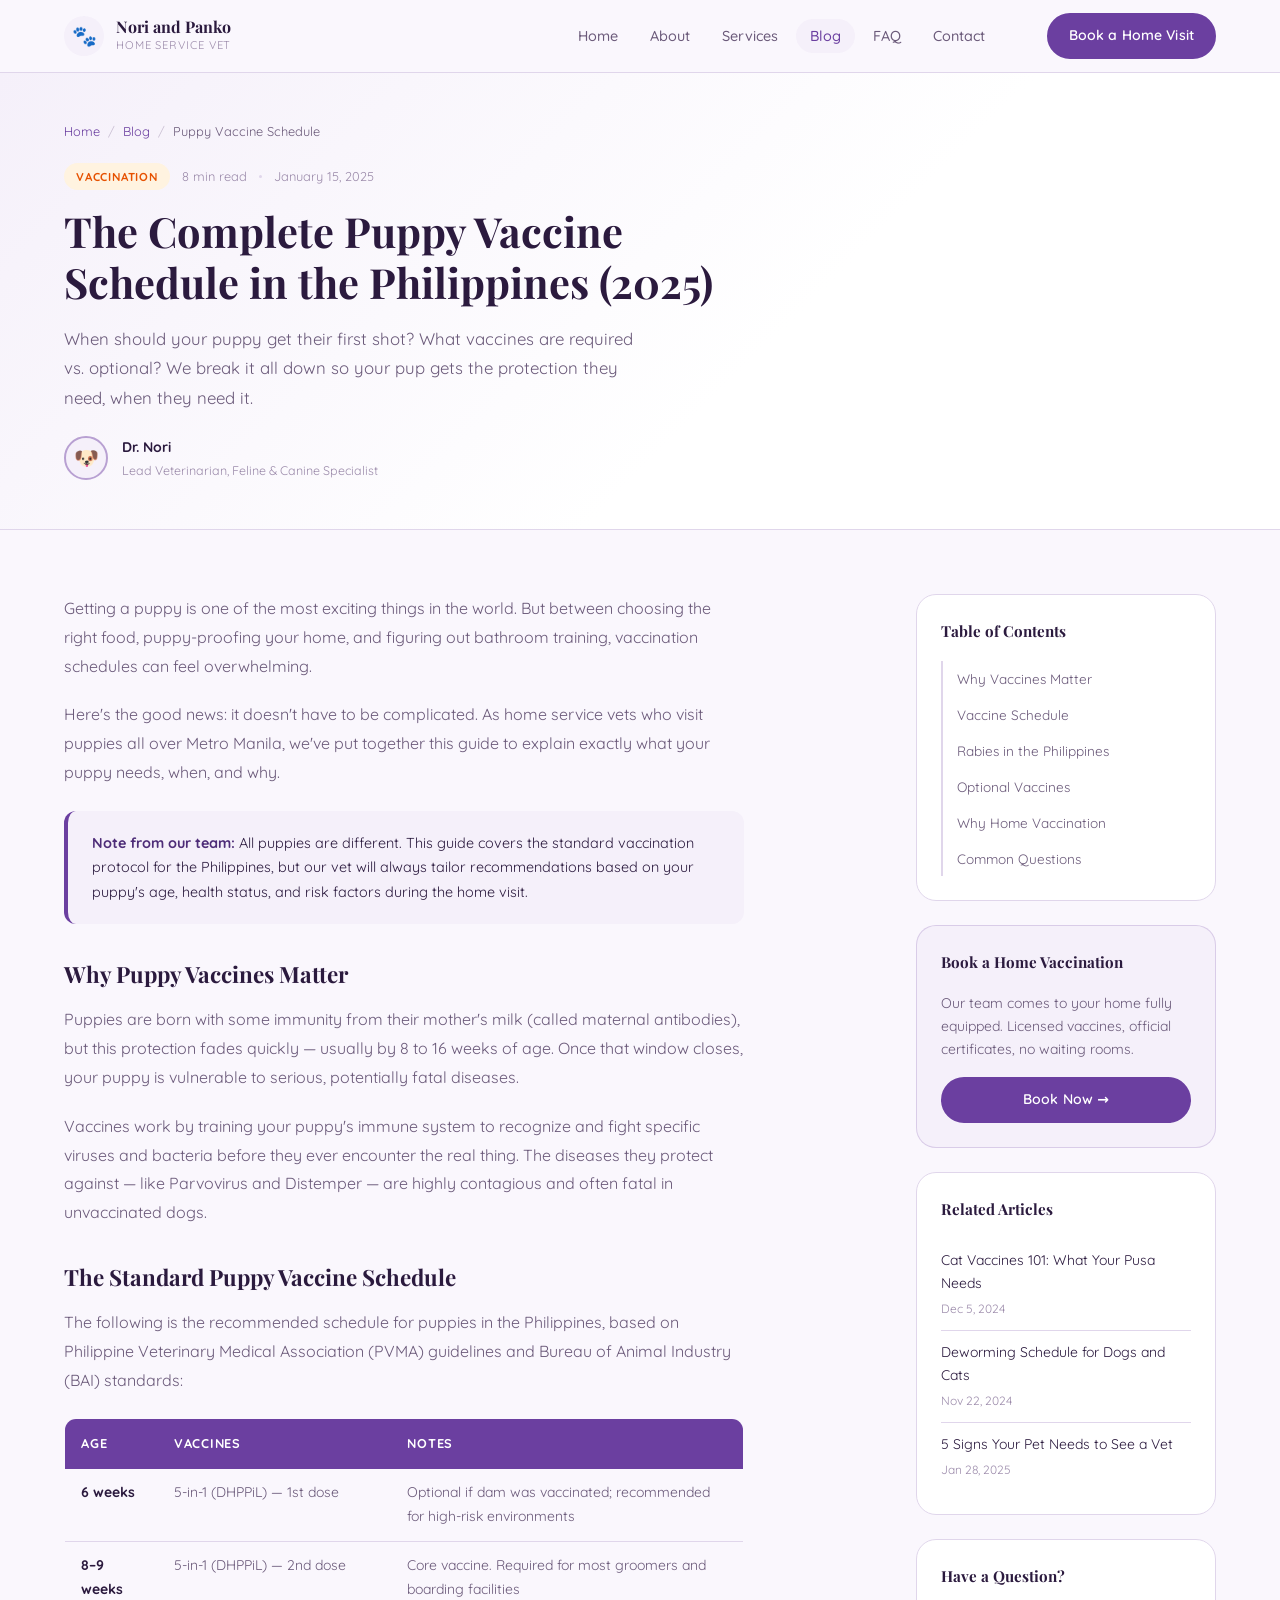
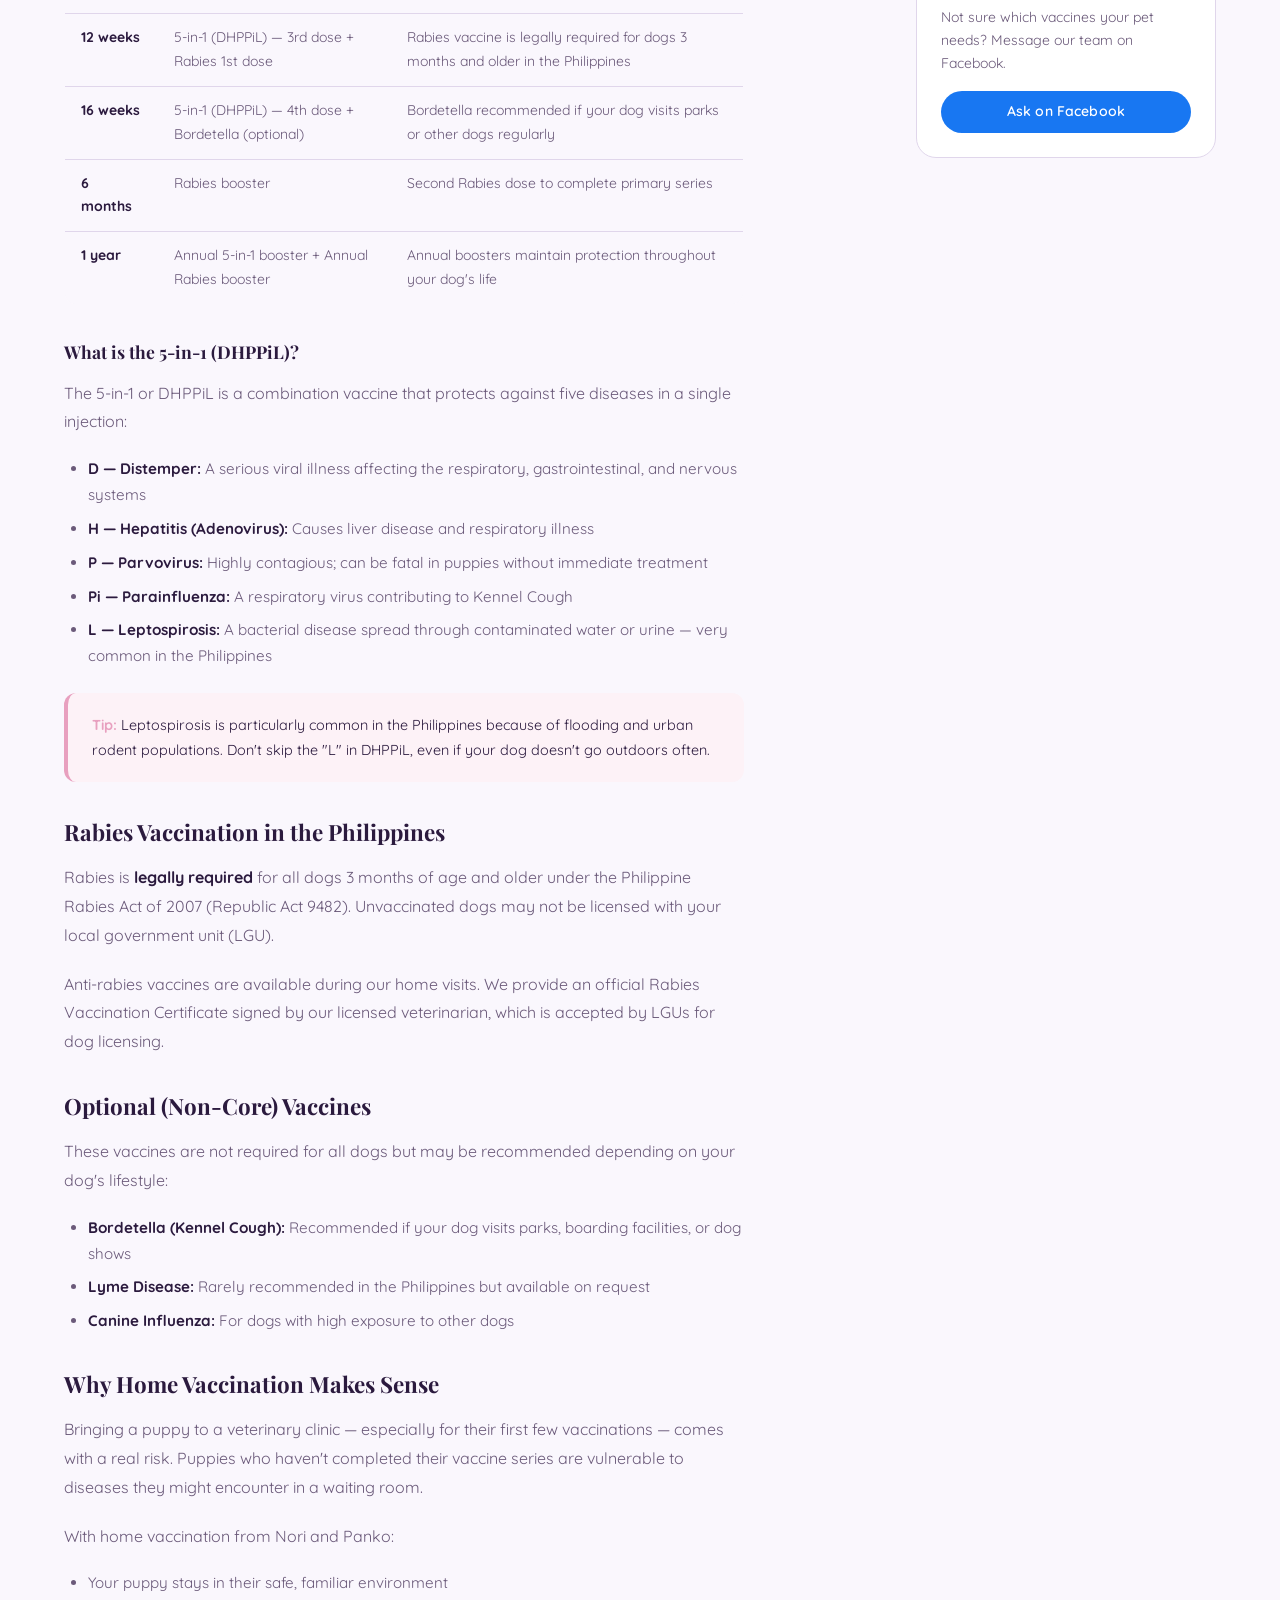
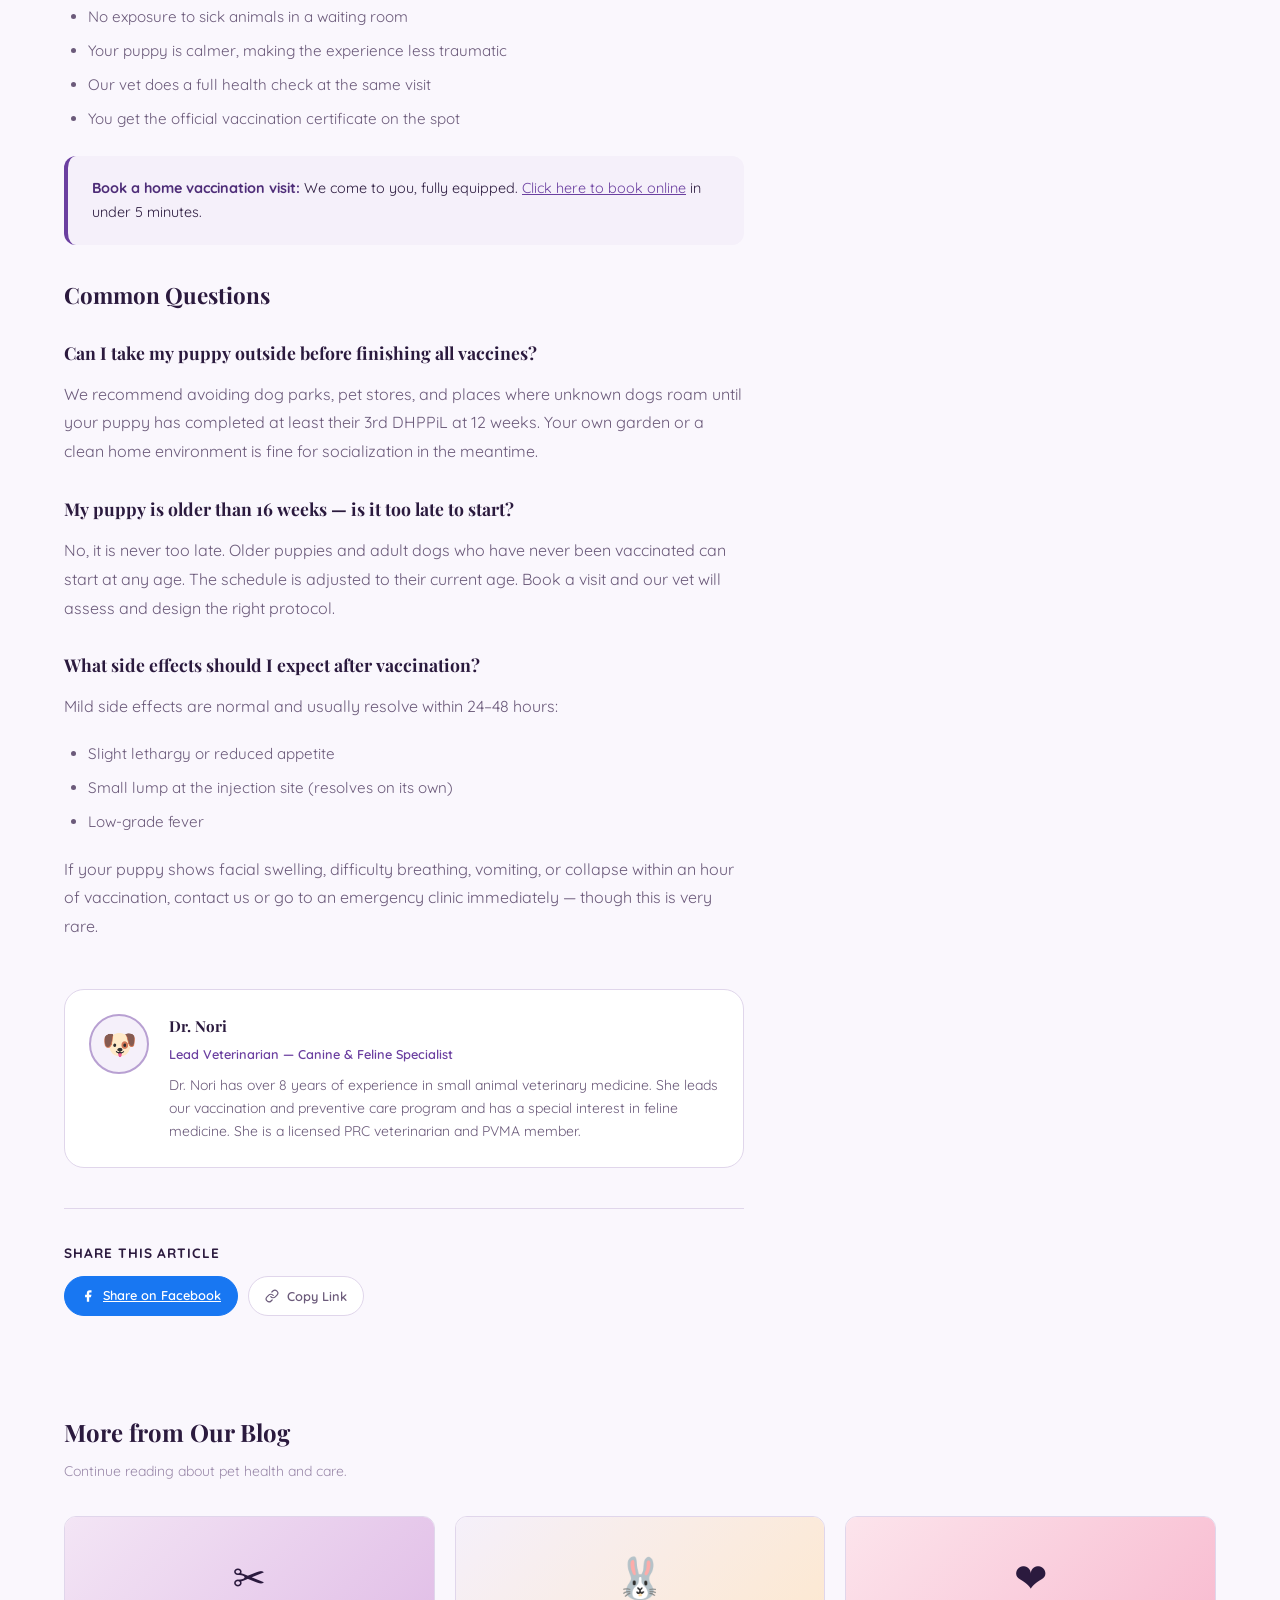
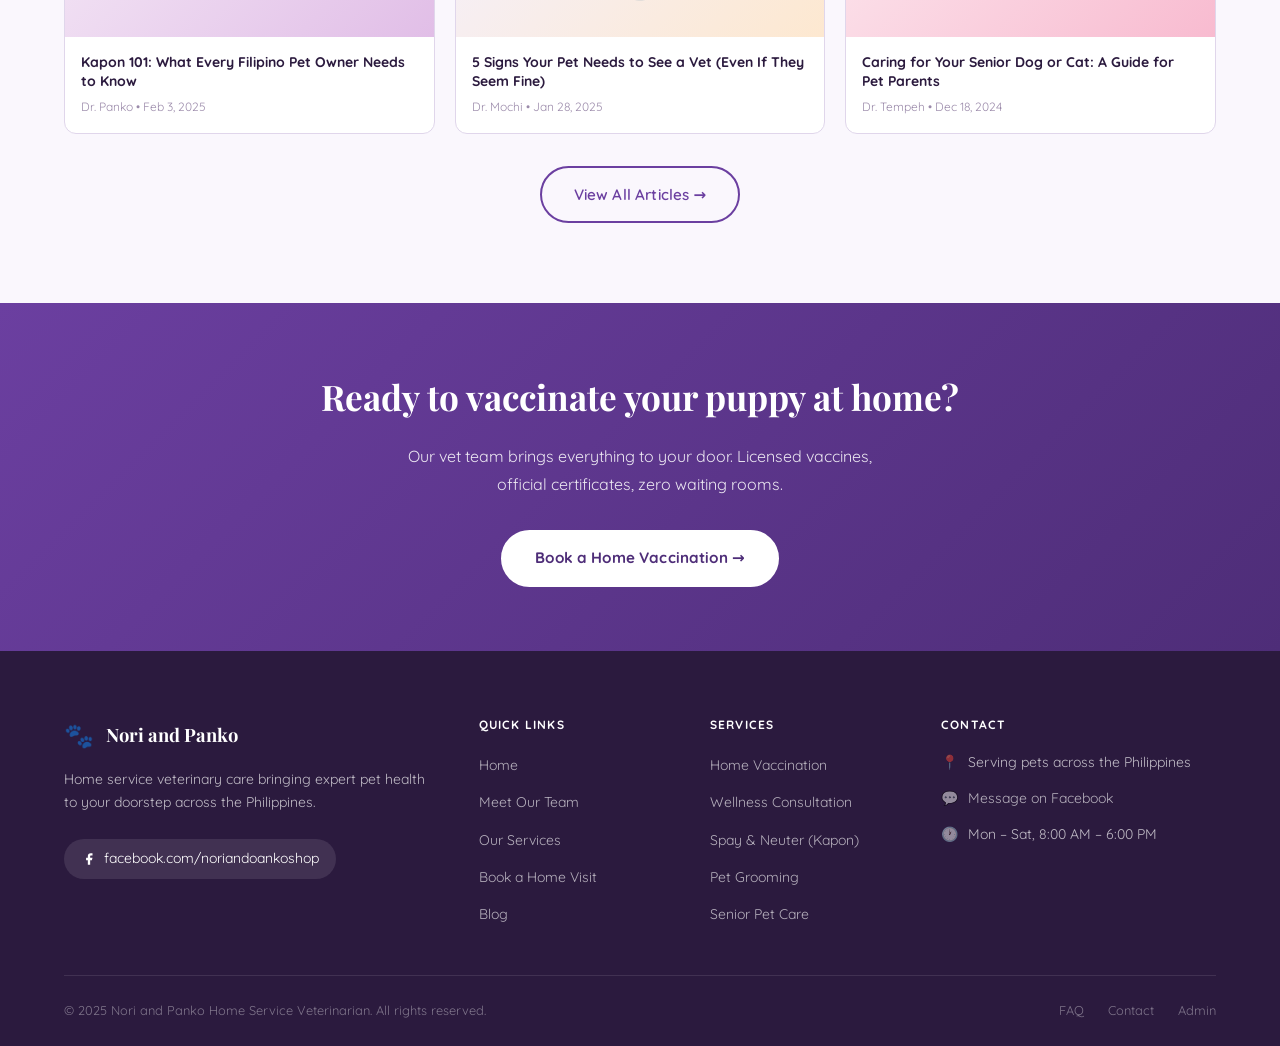
<file: blog-single.html>
<!DOCTYPE html>
<html lang="en">
<head>
  <meta charset="UTF-8">
  <meta name="viewport" content="width=device-width, initial-scale=1.0">
  <meta name="description" content="The complete puppy vaccination schedule in the Philippines — when to give each vaccine, what's required, and how home vaccination makes it easier for your dog.">
  <meta name="keywords" content="puppy vaccine schedule Philippines 2025, puppy vaccination guide, home vet vaccination Philippines, DHPPiL puppy shots">
  <meta property="og:title" content="The Complete Puppy Vaccine Schedule in the Philippines (2025) | Nori and Panko">
  <meta property="og:description" content="When should your puppy get their first shot? Our vet team breaks down every vaccine your puppy needs from 6 weeks to 1 year.">
  <meta property="og:type" content="article">
  <title>The Complete Puppy Vaccine Schedule in the Philippines (2025) | Nori and Panko</title>

  <script type="application/ld+json">
  {
    "@context": "https://schema.org",
    "@type": "BlogPosting",
    "headline": "The Complete Puppy Vaccine Schedule in the Philippines (2025)",
    "description": "When should your puppy get their first shot? What vaccines are required vs. optional? Our vet team breaks down every vaccine your puppy needs from 6 weeks to 1 year.",
    "author": { "@type": "Person", "name": "Dr. Nori" },
    "publisher": {
      "@type": "Organization",
      "name": "Nori and Panko Home Service Veterinarian",
      "url": "https://noriandpanko.com"
    },
    "datePublished": "2025-01-15",
    "dateModified": "2025-01-15",
    "mainEntityOfPage": "https://noriandpanko.com/blog-single.html",
    "keywords": "puppy vaccine Philippines, puppy vaccination schedule, home vet vaccination"
  }
  </script>

  <link href="https://fonts.googleapis.com/css2?family=Playfair+Display:ital,wght@0,400;0,600;0,700;1,400&family=Quicksand:wght@300;400;500;600;700&display=swap" rel="stylesheet">
  <link rel="stylesheet" href="css/style.css">
  <style>
    :root {
      --clr-primary:          #6B3FA0;
      --clr-primary-dark:     #4E2D78;
      --clr-primary-light:    #B8A0D2;
      --clr-primary-subtle:   #F5F0FA;
      --clr-secondary:        #E8A0BF;
      --clr-secondary-subtle: #FDF2F7;
      --clr-accent:           #F0C060;
      --clr-peach:            #FDE8D0;
      --clr-bg:               #FAF7FD;
      --clr-bg-alt:           #F3EEFA;
      --clr-surface:          #FFFFFF;
      --clr-text:             #2B1A3E;
      --clr-text-secondary:   #6B5A7A;
      --clr-text-muted:       #9B8AAA;
      --clr-border:           #E0D6EB;
      --ff-heading: 'Playfair Display', Georgia, serif;
      --ff-body:    'Quicksand', system-ui, sans-serif;
      --radius-sm:  0.375rem;
      --radius-md:  0.75rem;
      --radius-lg:  1.25rem;
      --radius-full: 9999px;
      --shadow-sm:  0 1px 3px rgba(107,63,160,.08), 0 1px 2px rgba(107,63,160,.04);
      --shadow-md:  0 4px 16px rgba(107,63,160,.10), 0 2px 6px rgba(107,63,160,.06);
      --transition: 0.22s cubic-bezier(0.4, 0, 0.2, 1);
    }
    *, *::before, *::after { box-sizing: border-box; margin: 0; padding: 0; }
    html { scroll-behavior: smooth; -webkit-font-smoothing: antialiased; }
    body { font-family: var(--ff-body); font-size: 1rem; line-height: 1.7; color: var(--clr-text); background: var(--clr-bg); }
    img { display: block; max-width: 100%; height: auto; }
    a { color: inherit; text-decoration: none; }
    ul { list-style: none; padding: 0; margin: 0; }
    button { cursor: pointer; border: none; background: none; font-family: inherit; }

    .container { width: 100%; max-width: 1200px; margin-inline: auto; padding-inline: 1.5rem; }

    .btn { display: inline-flex; align-items: center; gap: 0.5rem; font-family: var(--ff-body); font-size: 0.95rem; font-weight: 600; border-radius: var(--radius-full); padding: 0.85rem 2rem; transition: all var(--transition); white-space: nowrap; text-decoration: none; border: 2px solid transparent; cursor: pointer; }
    .btn-primary { background: var(--clr-primary); color: #fff; border-color: var(--clr-primary); }
    .btn-primary:hover { background: var(--clr-primary-dark); border-color: var(--clr-primary-dark); transform: translateY(-1px); box-shadow: 0 6px 20px rgba(107,63,160,.35); }
    .btn-secondary { background: transparent; color: var(--clr-primary); border-color: var(--clr-primary); }
    .btn-secondary:hover { background: var(--clr-primary-subtle); }
    .btn-sm { padding: 0.55rem 1.25rem; font-size: 0.875rem; }

    /* NAV */
    .nav { position: sticky; top: 0; z-index: 1000; background: rgba(250,247,253,.92); backdrop-filter: blur(16px); -webkit-backdrop-filter: blur(16px); border-bottom: 1px solid var(--clr-border); transition: box-shadow var(--transition); }
    .nav.scrolled { box-shadow: var(--shadow-md); }
    .nav-container { display: flex; align-items: center; gap: 2rem; height: 72px; }
    .nav-logo { display: flex; align-items: center; gap: 0.75rem; text-decoration: none; flex-shrink: 0; }
    .nav-links { display: flex; align-items: center; gap: 0.25rem; list-style: none; margin: 0; padding: 0; margin-left: auto; }
    .nav-links a { font-size: 0.9rem; font-weight: 500; color: var(--clr-text-secondary); text-decoration: none; padding: 0.5rem 0.875rem; border-radius: var(--radius-full); transition: all var(--transition); }
    .nav-links a:hover, .nav-links a.active { color: var(--clr-primary); background: var(--clr-primary-subtle); }
    .nav-actions { display: flex; align-items: center; gap: 0.75rem; margin-left: 1rem; }
    .nav-toggle { display: none; flex-direction: column; gap: 5px; padding: 0.5rem; cursor: pointer; background: none; border: none; margin-left: auto; }
    .nav-toggle span { display: block; width: 22px; height: 2px; background: var(--clr-text); border-radius: 2px; transition: all var(--transition); }
    .nav-mobile-menu { display: none; padding: 1.25rem 1.5rem 1.5rem; border-top: 1px solid var(--clr-border); background: rgba(250,247,253,.97); }
    .nav-mobile-menu.open { display: block; }

    /* ARTICLE HERO */
    .article-hero { background: linear-gradient(135deg, var(--clr-primary-subtle) 0%, #fff 60%); padding: 3rem 0; border-bottom: 1px solid var(--clr-border); }

    /* ARTICLE LAYOUT */
    .article-layout { display: grid; grid-template-columns: 1fr 300px; gap: 4rem; padding: 4rem 0 6rem; align-items: start; }

    /* ARTICLE BODY */
    .article-body { max-width: 680px; }
    .article-body h2 { font-family: var(--ff-heading); font-size: 1.4rem; font-weight: 700; color: var(--clr-text); margin: 2.25rem 0 1rem; line-height: 1.3; }
    .article-body h3 { font-family: var(--ff-heading); font-size: 1.1rem; font-weight: 700; color: var(--clr-text); margin: 1.75rem 0 0.75rem; }
    .article-body p { font-size: 1rem; color: var(--clr-text-secondary); line-height: 1.8; margin-bottom: 1.25rem; }
    .article-body ul, .article-body ol { padding-left: 1.5rem; margin-bottom: 1.25rem; display: flex; flex-direction: column; gap: 0.5rem; }
    .article-body ul { list-style: disc; }
    .article-body ol { list-style: decimal; }
    .article-body li { font-size: 0.95rem; color: var(--clr-text-secondary); line-height: 1.7; }
    .article-body strong { color: var(--clr-text); font-weight: 700; }
    .article-body a { color: var(--clr-primary); text-decoration: underline; }

    /* CALLOUT BOXES */
    .callout { border-radius: var(--radius-md); padding: 1.25rem 1.5rem; margin: 1.5rem 0; font-size: 0.9rem; line-height: 1.7; }
    .callout-tip { background: var(--clr-secondary-subtle); border-left: 4px solid var(--clr-secondary); }
    .callout-tip strong { color: var(--clr-secondary); }
    .callout-info { background: var(--clr-primary-subtle); border-left: 4px solid var(--clr-primary); }
    .callout-info strong { color: var(--clr-primary-dark); }
    .callout-warn { background: #FFF5F0; border-left: 4px solid #E8613A; }
    .callout-warn strong { color: #C0501A; }

    /* VACCINE TABLE */
    .vaccine-table { width: 100%; border-collapse: collapse; border-radius: var(--radius-md); overflow: hidden; border: 1px solid var(--clr-border); margin: 1.5rem 0 2rem; font-size: 0.875rem; }
    .vaccine-table th { background: var(--clr-primary); color: white; padding: 0.875rem 1rem; text-align: left; font-weight: 700; font-size: 0.8rem; text-transform: uppercase; letter-spacing: 0.06em; }
    .vaccine-table td { padding: 0.75rem 1rem; border-bottom: 1px solid var(--clr-border); color: var(--clr-text-secondary); vertical-align: top; }
    .vaccine-table tr:last-child td { border-bottom: none; }
    .vaccine-table tr:nth-child(even) td { background: var(--clr-bg); }
    .vaccine-table td strong { color: var(--clr-text); }

    /* AUTHOR BOX */
    .author-box { display: flex; align-items: flex-start; gap: 1.25rem; background: var(--clr-surface); border: 1px solid var(--clr-border); border-radius: var(--radius-lg); padding: 1.5rem; margin-top: 3rem; }
    .author-avatar { width: 60px; height: 60px; border-radius: 50%; background: var(--clr-primary-subtle); border: 2px solid var(--clr-primary-light); display: flex; align-items: center; justify-content: center; font-size: 1.75rem; flex-shrink: 0; }
    .author-info h4 { font-family: var(--ff-heading); font-size: 0.95rem; font-weight: 700; color: var(--clr-text); margin-bottom: 0.25rem; }
    .author-info .author-role { font-size: 0.8rem; color: var(--clr-primary); font-weight: 600; margin-bottom: 0.5rem; }
    .author-info p { font-size: 0.875rem; color: var(--clr-text-secondary); line-height: 1.65; margin: 0; }

    /* SHARE */
    .share-section { margin-top: 2.5rem; padding-top: 2rem; border-top: 1px solid var(--clr-border); }
    .share-section h4 { font-size: 0.85rem; font-weight: 700; color: var(--clr-text); margin-bottom: 0.75rem; text-transform: uppercase; letter-spacing: 0.07em; }
    .share-buttons { display: flex; gap: 0.625rem; flex-wrap: wrap; }
    .share-btn { display: inline-flex; align-items: center; gap: 0.5rem; padding: 0.5rem 1rem; border-radius: var(--radius-full); font-size: 0.8rem; font-weight: 600; border: 1.5px solid var(--clr-border); color: var(--clr-text-secondary); background: var(--clr-surface); cursor: pointer; transition: all var(--transition); }
    .share-btn:hover { border-color: var(--clr-primary); color: var(--clr-primary); }
    .share-btn.facebook { background: #1877F2; color: white; border-color: #1877F2; }
    .share-btn.facebook:hover { background: #165ED0; border-color: #165ED0; }

    /* RELATED POSTS */
    .related-grid { display: grid; grid-template-columns: repeat(3, 1fr); gap: 1.25rem; margin-top: 2rem; }
    .related-card { background: var(--clr-surface); border: 1px solid var(--clr-border); border-radius: var(--radius-md); overflow: hidden; transition: box-shadow var(--transition); }
    .related-card:hover { box-shadow: var(--shadow-md); }
    .related-img { height: 120px; display: flex; align-items: center; justify-content: center; font-size: 2.5rem; }
    .related-body { padding: 1rem; }
    .related-title { font-size: 0.875rem; font-weight: 700; color: var(--clr-text); line-height: 1.35; margin-bottom: 0.375rem; }
    .related-meta { font-size: 0.75rem; color: var(--clr-text-muted); }

    /* SIDEBAR */
    .article-sidebar { position: sticky; top: calc(72px + 2rem); display: flex; flex-direction: column; gap: 1.5rem; }
    .sidebar-widget { background: var(--clr-surface); border: 1px solid var(--clr-border); border-radius: var(--radius-lg); padding: 1.5rem; }
    .sidebar-widget h4 { font-family: var(--ff-heading); font-size: 0.95rem; font-weight: 700; color: var(--clr-text); margin-bottom: 1rem; }
    .toc-link { display: block; padding: 0.4rem 0; font-size: 0.85rem; color: var(--clr-text-secondary); border-left: 2px solid var(--clr-border); padding-left: 0.875rem; transition: all var(--transition); }
    .toc-link:hover, .toc-link.active { color: var(--clr-primary); border-left-color: var(--clr-primary); }

    /* CTA BAND */
    .cta-band { background: linear-gradient(135deg, var(--clr-primary) 0%, var(--clr-primary-dark) 100%); color: white; padding: 4rem 0; text-align: center; }

    @media (max-width: 900px) { .article-layout { grid-template-columns: 1fr; } .article-sidebar { position: static; } .related-grid { grid-template-columns: 1fr 1fr; } }
    @media (max-width: 768px) { .nav-links, .nav-actions { display: none; } .nav-toggle { display: flex; } .related-grid { grid-template-columns: 1fr; } .vaccine-table { font-size: 0.8rem; } }
  </style>
</head>
<body>

<!-- NAV -->
<nav class="nav" id="mainNav">
  <div class="container nav-container">
    <a href="index.html" class="nav-logo">
      <div style="width:40px;height:40px;border-radius:50%;background:var(--clr-primary-subtle);display:flex;align-items:center;justify-content:center;flex-shrink:0;font-size:1.25rem;">🐾</div>
      <div>
        <div style="font-family:'Playfair Display',serif;font-size:1rem;font-weight:700;color:var(--clr-text);line-height:1.2;">Nori and Panko</div>
        <div style="font-size:0.7rem;color:var(--clr-text-muted);letter-spacing:0.08em;text-transform:uppercase;">Home Service Vet</div>
      </div>
    </a>
    <ul class="nav-links" id="navLinks">
      <li><a href="index.html">Home</a></li>
      <li><a href="about.html">About</a></li>
      <li><a href="services.html">Services</a></li>
      <li><a href="blog.html" class="active">Blog</a></li>
      <li><a href="faq.html">FAQ</a></li>
      <li><a href="contact.html">Contact</a></li>
    </ul>
    <div class="nav-actions">
      <a href="booking.html" class="btn btn-primary btn-sm">Book a Home Visit</a>
    </div>
    <button class="nav-toggle" id="navToggle" aria-label="Toggle menu" aria-expanded="false"><span></span><span></span><span></span></button>
  </div>
  <div class="nav-mobile-menu" id="mobileMenu">
    <ul style="list-style:none;padding:0;margin:0 0 1.5rem;">
      <li style="border-bottom:1px solid var(--clr-border);padding:0.875rem 0;"><a href="index.html" style="color:var(--clr-text);font-size:1.125rem;font-weight:500;">Home</a></li>
      <li style="border-bottom:1px solid var(--clr-border);padding:0.875rem 0;"><a href="about.html" style="color:var(--clr-text);font-size:1.125rem;font-weight:500;">About</a></li>
      <li style="border-bottom:1px solid var(--clr-border);padding:0.875rem 0;"><a href="services.html" style="color:var(--clr-text);font-size:1.125rem;font-weight:500;">Services</a></li>
      <li style="border-bottom:1px solid var(--clr-border);padding:0.875rem 0;"><a href="blog.html" style="color:var(--clr-primary);font-size:1.125rem;font-weight:500;">Blog</a></li>
      <li style="border-bottom:1px solid var(--clr-border);padding:0.875rem 0;"><a href="faq.html" style="color:var(--clr-text);font-size:1.125rem;font-weight:500;">FAQ</a></li>
      <li style="padding:0.875rem 0;"><a href="contact.html" style="color:var(--clr-text);font-size:1.125rem;font-weight:500;">Contact</a></li>
    </ul>
    <a href="booking.html" class="btn btn-primary" style="width:100%;justify-content:center;display:flex;">Book a Home Visit</a>
  </div>
</nav>

<!-- ARTICLE HERO -->
<section class="article-hero">
  <div class="container">
    <nav aria-label="Breadcrumb" style="margin-bottom:1.25rem;">
      <ol style="display:flex;align-items:center;gap:0.5rem;list-style:none;padding:0;margin:0;font-size:0.8rem;color:var(--clr-text-muted);">
        <li><a href="index.html" style="color:var(--clr-primary);">Home</a></li>
        <li style="opacity:.5;">/</li>
        <li><a href="blog.html" style="color:var(--clr-primary);">Blog</a></li>
        <li style="opacity:.5;">/</li>
        <li style="color:var(--clr-text-secondary);">Puppy Vaccine Schedule</li>
      </ol>
    </nav>
    <div style="display:flex;align-items:center;gap:0.75rem;margin-bottom:1rem;flex-wrap:wrap;">
      <span style="display:inline-flex;align-items:center;font-size:0.72rem;font-weight:700;text-transform:uppercase;letter-spacing:0.07em;border-radius:9999px;padding:0.25rem 0.75rem;background:#FFF3E0;color:#E65100;">Vaccination</span>
      <span style="font-size:0.8rem;color:var(--clr-text-muted);">8 min read</span>
      <span style="width:3px;height:3px;border-radius:50%;background:var(--clr-border);"></span>
      <span style="font-size:0.8rem;color:var(--clr-text-muted);">January 15, 2025</span>
    </div>
    <h1 style="font-family:'Playfair Display',serif;font-size:clamp(1.7rem,4vw,2.6rem);font-weight:700;line-height:1.22;color:var(--clr-text);max-width:720px;margin-bottom:1rem;">The Complete Puppy Vaccine Schedule in the Philippines (2025)</h1>
    <p style="font-size:1.05rem;color:var(--clr-text-secondary);max-width:580px;line-height:1.75;">When should your puppy get their first shot? What vaccines are required vs. optional? We break it all down so your pup gets the protection they need, when they need it.</p>
    <div style="display:flex;align-items:center;gap:0.875rem;margin-top:1.5rem;">
      <div style="width:44px;height:44px;border-radius:50%;background:var(--clr-primary-subtle);border:2px solid var(--clr-primary-light);display:flex;align-items:center;justify-content:center;font-size:1.25rem;flex-shrink:0;">&#128054;</div>
      <div>
        <div style="font-size:0.875rem;font-weight:700;color:var(--clr-text);">Dr. Nori</div>
        <div style="font-size:0.78rem;color:var(--clr-text-muted);">Lead Veterinarian, Feline &amp; Canine Specialist</div>
      </div>
    </div>
  </div>
</section>

<!-- ARTICLE BODY -->
<div style="background:var(--clr-bg);">
  <div class="container">
    <div class="article-layout">

      <!-- ARTICLE CONTENT -->
      <article class="article-body">

        <p>Getting a puppy is one of the most exciting things in the world. But between choosing the right food, puppy-proofing your home, and figuring out bathroom training, vaccination schedules can feel overwhelming.</p>
        <p>Here's the good news: it doesn't have to be complicated. As home service vets who visit puppies all over Metro Manila, we've put together this guide to explain exactly what your puppy needs, when, and why.</p>

        <div class="callout callout-info">
          <strong>Note from our team:</strong> All puppies are different. This guide covers the standard vaccination protocol for the Philippines, but our vet will always tailor recommendations based on your puppy's age, health status, and risk factors during the home visit.
        </div>

        <h2 id="why-vaccines">Why Puppy Vaccines Matter</h2>
        <p>Puppies are born with some immunity from their mother's milk (called maternal antibodies), but this protection fades quickly — usually by 8 to 16 weeks of age. Once that window closes, your puppy is vulnerable to serious, potentially fatal diseases.</p>
        <p>Vaccines work by training your puppy's immune system to recognize and fight specific viruses and bacteria before they ever encounter the real thing. The diseases they protect against — like Parvovirus and Distemper — are highly contagious and often fatal in unvaccinated dogs.</p>

        <h2 id="schedule">The Standard Puppy Vaccine Schedule</h2>
        <p>The following is the recommended schedule for puppies in the Philippines, based on Philippine Veterinary Medical Association (PVMA) guidelines and Bureau of Animal Industry (BAI) standards:</p>

        <table class="vaccine-table">
          <thead>
            <tr>
              <th>Age</th>
              <th>Vaccines</th>
              <th>Notes</th>
            </tr>
          </thead>
          <tbody>
            <tr>
              <td><strong>6 weeks</strong></td>
              <td>5-in-1 (DHPPiL) — 1st dose</td>
              <td>Optional if dam was vaccinated; recommended for high-risk environments</td>
            </tr>
            <tr>
              <td><strong>8–9 weeks</strong></td>
              <td>5-in-1 (DHPPiL) — 2nd dose</td>
              <td>Core vaccine. Required for most groomers and boarding facilities</td>
            </tr>
            <tr>
              <td><strong>12 weeks</strong></td>
              <td>5-in-1 (DHPPiL) — 3rd dose + Rabies 1st dose</td>
              <td>Rabies vaccine is legally required for dogs 3 months and older in the Philippines</td>
            </tr>
            <tr>
              <td><strong>16 weeks</strong></td>
              <td>5-in-1 (DHPPiL) — 4th dose + Bordetella (optional)</td>
              <td>Bordetella recommended if your dog visits parks or other dogs regularly</td>
            </tr>
            <tr>
              <td><strong>6 months</strong></td>
              <td>Rabies booster</td>
              <td>Second Rabies dose to complete primary series</td>
            </tr>
            <tr>
              <td><strong>1 year</strong></td>
              <td>Annual 5-in-1 booster + Annual Rabies booster</td>
              <td>Annual boosters maintain protection throughout your dog's life</td>
            </tr>
          </tbody>
        </table>

        <h3>What is the 5-in-1 (DHPPiL)?</h3>
        <p>The 5-in-1 or DHPPiL is a combination vaccine that protects against five diseases in a single injection:</p>
        <ul>
          <li><strong>D — Distemper:</strong> A serious viral illness affecting the respiratory, gastrointestinal, and nervous systems</li>
          <li><strong>H — Hepatitis (Adenovirus):</strong> Causes liver disease and respiratory illness</li>
          <li><strong>P — Parvovirus:</strong> Highly contagious; can be fatal in puppies without immediate treatment</li>
          <li><strong>Pi — Parainfluenza:</strong> A respiratory virus contributing to Kennel Cough</li>
          <li><strong>L — Leptospirosis:</strong> A bacterial disease spread through contaminated water or urine — very common in the Philippines</li>
        </ul>

        <div class="callout callout-tip">
          <strong>Tip:</strong> Leptospirosis is particularly common in the Philippines because of flooding and urban rodent populations. Don't skip the "L" in DHPPiL, even if your dog doesn't go outdoors often.
        </div>

        <h2 id="rabies">Rabies Vaccination in the Philippines</h2>
        <p>Rabies is <strong>legally required</strong> for all dogs 3 months of age and older under the Philippine Rabies Act of 2007 (Republic Act 9482). Unvaccinated dogs may not be licensed with your local government unit (LGU).</p>
        <p>Anti-rabies vaccines are available during our home visits. We provide an official Rabies Vaccination Certificate signed by our licensed veterinarian, which is accepted by LGUs for dog licensing.</p>

        <h2 id="optional">Optional (Non-Core) Vaccines</h2>
        <p>These vaccines are not required for all dogs but may be recommended depending on your dog's lifestyle:</p>
        <ul>
          <li><strong>Bordetella (Kennel Cough):</strong> Recommended if your dog visits parks, boarding facilities, or dog shows</li>
          <li><strong>Lyme Disease:</strong> Rarely recommended in the Philippines but available on request</li>
          <li><strong>Canine Influenza:</strong> For dogs with high exposure to other dogs</li>
        </ul>

        <h2 id="home-vaccination">Why Home Vaccination Makes Sense</h2>
        <p>Bringing a puppy to a veterinary clinic — especially for their first few vaccinations — comes with a real risk. Puppies who haven't completed their vaccine series are vulnerable to diseases they might encounter in a waiting room.</p>
        <p>With home vaccination from Nori and Panko:</p>
        <ul>
          <li>Your puppy stays in their safe, familiar environment</li>
          <li>No exposure to sick animals in a waiting room</li>
          <li>Your puppy is calmer, making the experience less traumatic</li>
          <li>Our vet does a full health check at the same visit</li>
          <li>You get the official vaccination certificate on the spot</li>
        </ul>

        <div class="callout callout-info">
          <strong>Book a home vaccination visit:</strong> We come to you, fully equipped. <a href="booking.html">Click here to book online</a> in under 5 minutes.
        </div>

        <h2 id="faq">Common Questions</h2>

        <h3>Can I take my puppy outside before finishing all vaccines?</h3>
        <p>We recommend avoiding dog parks, pet stores, and places where unknown dogs roam until your puppy has completed at least their 3rd DHPPiL at 12 weeks. Your own garden or a clean home environment is fine for socialization in the meantime.</p>

        <h3>My puppy is older than 16 weeks — is it too late to start?</h3>
        <p>No, it is never too late. Older puppies and adult dogs who have never been vaccinated can start at any age. The schedule is adjusted to their current age. Book a visit and our vet will assess and design the right protocol.</p>

        <h3>What side effects should I expect after vaccination?</h3>
        <p>Mild side effects are normal and usually resolve within 24–48 hours:</p>
        <ul>
          <li>Slight lethargy or reduced appetite</li>
          <li>Small lump at the injection site (resolves on its own)</li>
          <li>Low-grade fever</li>
        </ul>
        <p>If your puppy shows facial swelling, difficulty breathing, vomiting, or collapse within an hour of vaccination, contact us or go to an emergency clinic immediately — though this is very rare.</p>

        <!-- Author Box -->
        <div class="author-box">
          <div class="author-avatar">&#128054;</div>
          <div class="author-info">
            <h4>Dr. Nori</h4>
            <div class="author-role">Lead Veterinarian — Canine &amp; Feline Specialist</div>
            <p>Dr. Nori has over 8 years of experience in small animal veterinary medicine. She leads our vaccination and preventive care program and has a special interest in feline medicine. She is a licensed PRC veterinarian and PVMA member.</p>
          </div>
        </div>

        <!-- Share -->
        <div class="share-section">
          <h4>Share This Article</h4>
          <div class="share-buttons">
            <a href="https://facebook.com/noriandoankoshop" target="_blank" rel="noopener" class="share-btn facebook">
              <svg width="14" height="14" viewBox="0 0 24 24" fill="currentColor"><path d="M18 2h-3a5 5 0 00-5 5v3H7v4h3v8h4v-8h3l1-4h-4V7a1 1 0 011-1h3z"/></svg>
              Share on Facebook
            </a>
            <button class="share-btn" onclick="navigator.clipboard.writeText(window.location.href).then(()=>alert('Link copied!'))">
              <svg width="14" height="14" viewBox="0 0 24 24" fill="none"><path d="M10 13a5 5 0 007.54.54l3-3a5 5 0 00-7.07-7.07l-1.72 1.71" stroke="currentColor" stroke-width="2" stroke-linecap="round"/><path d="M14 11a5 5 0 00-7.54-.54l-3 3a5 5 0 007.07 7.07l1.71-1.71" stroke="currentColor" stroke-width="2" stroke-linecap="round"/></svg>
              Copy Link
            </button>
          </div>
        </div>

      </article>

      <!-- SIDEBAR -->
      <aside class="article-sidebar">
        <div class="sidebar-widget">
          <h4>Table of Contents</h4>
          <a href="#why-vaccines" class="toc-link">Why Vaccines Matter</a>
          <a href="#schedule" class="toc-link">Vaccine Schedule</a>
          <a href="#rabies" class="toc-link">Rabies in the Philippines</a>
          <a href="#optional" class="toc-link">Optional Vaccines</a>
          <a href="#home-vaccination" class="toc-link">Why Home Vaccination</a>
          <a href="#faq" class="toc-link">Common Questions</a>
        </div>

        <div class="sidebar-widget" style="background:var(--clr-primary-subtle);border-color:rgba(107,63,160,.2);">
          <h4>Book a Home Vaccination</h4>
          <p style="font-size:0.875rem;color:var(--clr-text-secondary);margin-bottom:1rem;line-height:1.65;">Our team comes to your home fully equipped. Licensed vaccines, official certificates, no waiting rooms.</p>
          <a href="booking.html" class="btn btn-primary btn-sm" style="width:100%;justify-content:center;display:flex;">Book Now &rarr;</a>
        </div>

        <div class="sidebar-widget">
          <h4>Related Articles</h4>
          <a href="blog-single.html" style="display:flex;flex-direction:column;gap:0.2rem;padding:0.625rem 0;border-bottom:1px solid var(--clr-border);font-size:0.875rem;color:var(--clr-text);transition:color 0.2s;" onmouseover="this.style.color='var(--clr-primary)'" onmouseout="this.style.color='var(--clr-text)'">
            Cat Vaccines 101: What Your Pusa Needs
            <span style="font-size:0.75rem;color:var(--clr-text-muted);">Dec 5, 2024</span>
          </a>
          <a href="blog-single.html" style="display:flex;flex-direction:column;gap:0.2rem;padding:0.625rem 0;border-bottom:1px solid var(--clr-border);font-size:0.875rem;color:var(--clr-text);transition:color 0.2s;" onmouseover="this.style.color='var(--clr-primary)'" onmouseout="this.style.color='var(--clr-text)'">
            Deworming Schedule for Dogs and Cats
            <span style="font-size:0.75rem;color:var(--clr-text-muted);">Nov 22, 2024</span>
          </a>
          <a href="blog-single.html" style="display:flex;flex-direction:column;gap:0.2rem;padding:0.625rem 0;font-size:0.875rem;color:var(--clr-text);transition:color 0.2s;" onmouseover="this.style.color='var(--clr-primary)'" onmouseout="this.style.color='var(--clr-text)'">
            5 Signs Your Pet Needs to See a Vet
            <span style="font-size:0.75rem;color:var(--clr-text-muted);">Jan 28, 2025</span>
          </a>
        </div>

        <div class="sidebar-widget">
          <h4>Have a Question?</h4>
          <p style="font-size:0.875rem;color:var(--clr-text-secondary);margin-bottom:1rem;line-height:1.65;">Not sure which vaccines your pet needs? Message our team on Facebook.</p>
          <a href="https://facebook.com/noriandoankoshop" target="_blank" rel="noopener" class="btn btn-sm" style="background:#1877F2;color:white;border:none;width:100%;justify-content:center;display:flex;">
            Ask on Facebook
          </a>
        </div>
      </aside>

    </div>

    <!-- RELATED POSTS -->
    <section style="padding-bottom:5rem;">
      <h2 style="font-family:var(--ff-heading);font-size:1.5rem;font-weight:700;color:var(--clr-text);margin-bottom:0.5rem;">More from Our Blog</h2>
      <p style="font-size:0.875rem;color:var(--clr-text-muted);margin-bottom:1.75rem;">Continue reading about pet health and care.</p>
      <div class="related-grid">
        <a href="blog-single.html" class="related-card">
          <div class="related-img" style="background:linear-gradient(135deg,#F3E5F5 0%,#E1BEE7 100%);">✂️</div>
          <div class="related-body">
            <div class="related-title">Kapon 101: What Every Filipino Pet Owner Needs to Know</div>
            <div class="related-meta">Dr. Panko &bull; Feb 3, 2025</div>
          </div>
        </a>
        <a href="blog-single.html" class="related-card">
          <div class="related-img" style="background:linear-gradient(135deg,var(--clr-primary-subtle) 0%,var(--clr-peach) 100%);">&#128048;</div>
          <div class="related-body">
            <div class="related-title">5 Signs Your Pet Needs to See a Vet (Even If They Seem Fine)</div>
            <div class="related-meta">Dr. Mochi &bull; Jan 28, 2025</div>
          </div>
        </a>
        <a href="blog-single.html" class="related-card">
          <div class="related-img" style="background:linear-gradient(135deg,#FCE4EC 0%,#F8BBD0 100%);">&#10084;&#65039;</div>
          <div class="related-body">
            <div class="related-title">Caring for Your Senior Dog or Cat: A Guide for Pet Parents</div>
            <div class="related-meta">Dr. Tempeh &bull; Dec 18, 2024</div>
          </div>
        </a>
      </div>
      <div style="text-align:center;margin-top:2rem;">
        <a href="blog.html" class="btn btn-secondary">View All Articles &rarr;</a>
      </div>
    </section>

  </div>
</div>

<!-- CTA BAND -->
<section class="cta-band">
  <div class="container">
    <h2 style="font-family:var(--ff-heading);font-size:clamp(1.6rem,3vw,2.2rem);font-weight:700;margin-bottom:1rem;">Ready to vaccinate your puppy at home?</h2>
    <p style="font-size:1rem;opacity:.88;max-width:480px;margin:0 auto 2rem;line-height:1.7;">Our vet team brings everything to your door. Licensed vaccines, official certificates, zero waiting rooms.</p>
    <a href="booking.html" class="btn" style="background:white;color:var(--clr-primary-dark);border-color:white;font-weight:700;">Book a Home Vaccination &rarr;</a>
  </div>
</section>

<!-- FOOTER -->
<footer style="background:#2B1A3E;color:rgba(255,255,255,0.7);padding:4rem 0 0;">
  <div class="container">
    <div style="display:grid;grid-template-columns:2fr 1fr 1fr 1.5fr;gap:3rem;padding-bottom:3rem;border-bottom:1px solid rgba(255,255,255,0.1);">
      <div>
        <div style="display:flex;align-items:center;gap:0.75rem;margin-bottom:0.75rem;">
          <span style="font-size:1.5rem;">🐾</span>
          <div style="font-family:'Playfair Display',serif;font-size:1.15rem;font-weight:700;color:white;">Nori and Panko</div>
        </div>
        <p style="font-size:0.875rem;line-height:1.7;margin-bottom:1.5rem;">Home service veterinary care bringing expert pet health to your doorstep across the Philippines.</p>
        <a href="https://facebook.com/noriandoankoshop" target="_blank" rel="noopener" style="display:inline-flex;align-items:center;gap:0.5rem;padding:0.5rem 1.1rem;background:rgba(255,255,255,0.1);border-radius:9999px;color:white;font-size:0.875rem;text-decoration:none;" onmouseover="this.style.background='var(--clr-primary)'" onmouseout="this.style.background='rgba(255,255,255,0.1)'">
          <svg width="14" height="14" viewBox="0 0 24 24" fill="currentColor"><path d="M18 2h-3a5 5 0 00-5 5v3H7v4h3v8h4v-8h3l1-4h-4V7a1 1 0 011-1h3z"/></svg>
          facebook.com/noriandoankoshop
        </a>
      </div>
      <div>
        <h4 style="color:white;font-size:0.75rem;font-weight:700;text-transform:uppercase;letter-spacing:0.1em;margin-bottom:1rem;">Quick Links</h4>
        <ul style="list-style:none;padding:0;margin:0;display:flex;flex-direction:column;gap:0.625rem;">
          <li><a href="index.html" style="color:rgba(255,255,255,0.65);font-size:0.875rem;" onmouseover="this.style.color='#B8A0D2'" onmouseout="this.style.color='rgba(255,255,255,0.65)'">Home</a></li>
          <li><a href="about.html" style="color:rgba(255,255,255,0.65);font-size:0.875rem;" onmouseover="this.style.color='#B8A0D2'" onmouseout="this.style.color='rgba(255,255,255,0.65)'">Meet Our Team</a></li>
          <li><a href="services.html" style="color:rgba(255,255,255,0.65);font-size:0.875rem;" onmouseover="this.style.color='#B8A0D2'" onmouseout="this.style.color='rgba(255,255,255,0.65)'">Our Services</a></li>
          <li><a href="booking.html" style="color:rgba(255,255,255,0.65);font-size:0.875rem;" onmouseover="this.style.color='#B8A0D2'" onmouseout="this.style.color='rgba(255,255,255,0.65)'">Book a Home Visit</a></li>
          <li><a href="blog.html" style="color:rgba(255,255,255,0.65);font-size:0.875rem;" onmouseover="this.style.color='#B8A0D2'" onmouseout="this.style.color='rgba(255,255,255,0.65)'">Blog</a></li>
        </ul>
      </div>
      <div>
        <h4 style="color:white;font-size:0.75rem;font-weight:700;text-transform:uppercase;letter-spacing:0.1em;margin-bottom:1rem;">Services</h4>
        <ul style="list-style:none;padding:0;margin:0;display:flex;flex-direction:column;gap:0.625rem;">
          <li><a href="services.html#vaccination" style="color:rgba(255,255,255,0.65);font-size:0.875rem;" onmouseover="this.style.color='#B8A0D2'" onmouseout="this.style.color='rgba(255,255,255,0.65)'">Home Vaccination</a></li>
          <li><a href="services.html#consultation" style="color:rgba(255,255,255,0.65);font-size:0.875rem;" onmouseover="this.style.color='#B8A0D2'" onmouseout="this.style.color='rgba(255,255,255,0.65)'">Wellness Consultation</a></li>
          <li><a href="services.html#kapon" style="color:rgba(255,255,255,0.65);font-size:0.875rem;" onmouseover="this.style.color='#B8A0D2'" onmouseout="this.style.color='rgba(255,255,255,0.65)'">Spay &amp; Neuter (Kapon)</a></li>
          <li><a href="services.html#grooming" style="color:rgba(255,255,255,0.65);font-size:0.875rem;" onmouseover="this.style.color='#B8A0D2'" onmouseout="this.style.color='rgba(255,255,255,0.65)'">Pet Grooming</a></li>
          <li><a href="services.html#senior" style="color:rgba(255,255,255,0.65);font-size:0.875rem;" onmouseover="this.style.color='#B8A0D2'" onmouseout="this.style.color='rgba(255,255,255,0.65)'">Senior Pet Care</a></li>
        </ul>
      </div>
      <div>
        <h4 style="color:white;font-size:0.75rem;font-weight:700;text-transform:uppercase;letter-spacing:0.1em;margin-bottom:1rem;">Contact</h4>
        <div style="display:flex;flex-direction:column;gap:0.75rem;font-size:0.875rem;">
          <div style="display:flex;gap:0.625rem;"><span style="opacity:.7;">&#128205;</span><span>Serving pets across the Philippines</span></div>
          <div style="display:flex;gap:0.625rem;"><span style="opacity:.7;">&#128172;</span><a href="https://facebook.com/noriandoankoshop" target="_blank" rel="noopener" style="color:rgba(255,255,255,0.65);" onmouseover="this.style.color='#B8A0D2'" onmouseout="this.style.color='rgba(255,255,255,0.65)'">Message on Facebook</a></div>
          <div style="display:flex;gap:0.625rem;"><span style="opacity:.7;">&#128336;</span><span>Mon &ndash; Sat, 8:00 AM &ndash; 6:00 PM</span></div>
        </div>
      </div>
    </div>
    <div style="padding:1.5rem 0;display:flex;justify-content:space-between;align-items:center;gap:1rem;flex-wrap:wrap;">
      <p style="font-size:0.8rem;color:rgba(255,255,255,0.4);">&copy; 2025 Nori and Panko Home Service Veterinarian. All rights reserved.</p>
      <div style="display:flex;gap:1.5rem;">
        <a href="faq.html" style="font-size:0.8rem;color:rgba(255,255,255,0.4);">FAQ</a>
        <a href="contact.html" style="font-size:0.8rem;color:rgba(255,255,255,0.4);">Contact</a>
        <a href="admin.html" style="font-size:0.8rem;color:rgba(255,255,255,0.4);">Admin</a>
      </div>
    </div>
  </div>
</footer>

<script src="js/main.js"></script>
<script>
  /* TOC active state on scroll */
  (function() {
    const tocLinks = document.querySelectorAll('.toc-link');
    const headings = document.querySelectorAll('.article-body h2[id]');
    if (!tocLinks.length || !headings.length) return;

    const observer = new IntersectionObserver((entries) => {
      entries.forEach(entry => {
        if (entry.isIntersecting) {
          tocLinks.forEach(link => link.classList.remove('active'));
          const activeLink = document.querySelector('.toc-link[href="#' + entry.target.id + '"]');
          if (activeLink) activeLink.classList.add('active');
        }
      });
    }, { rootMargin: '-20% 0px -70% 0px' });

    headings.forEach(h => observer.observe(h));
  })();
</script>
</body>
</html>
</file>
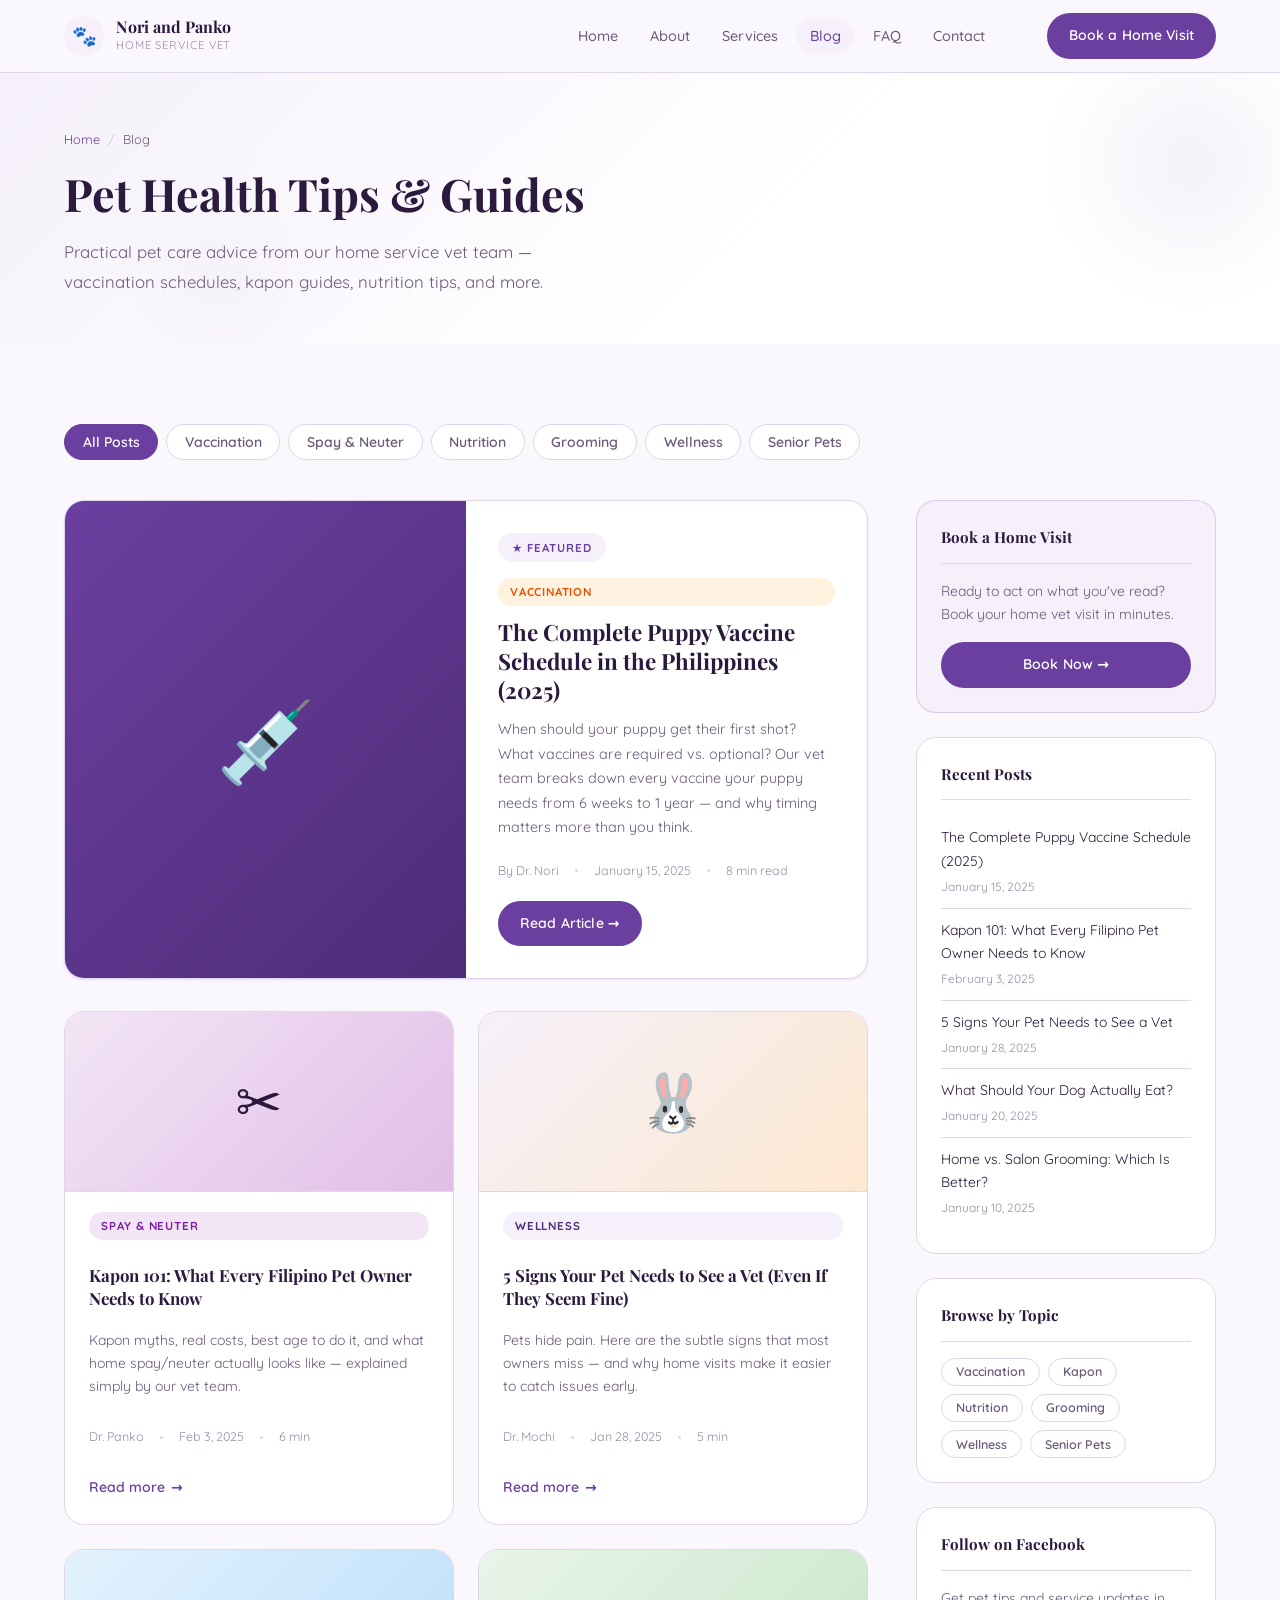
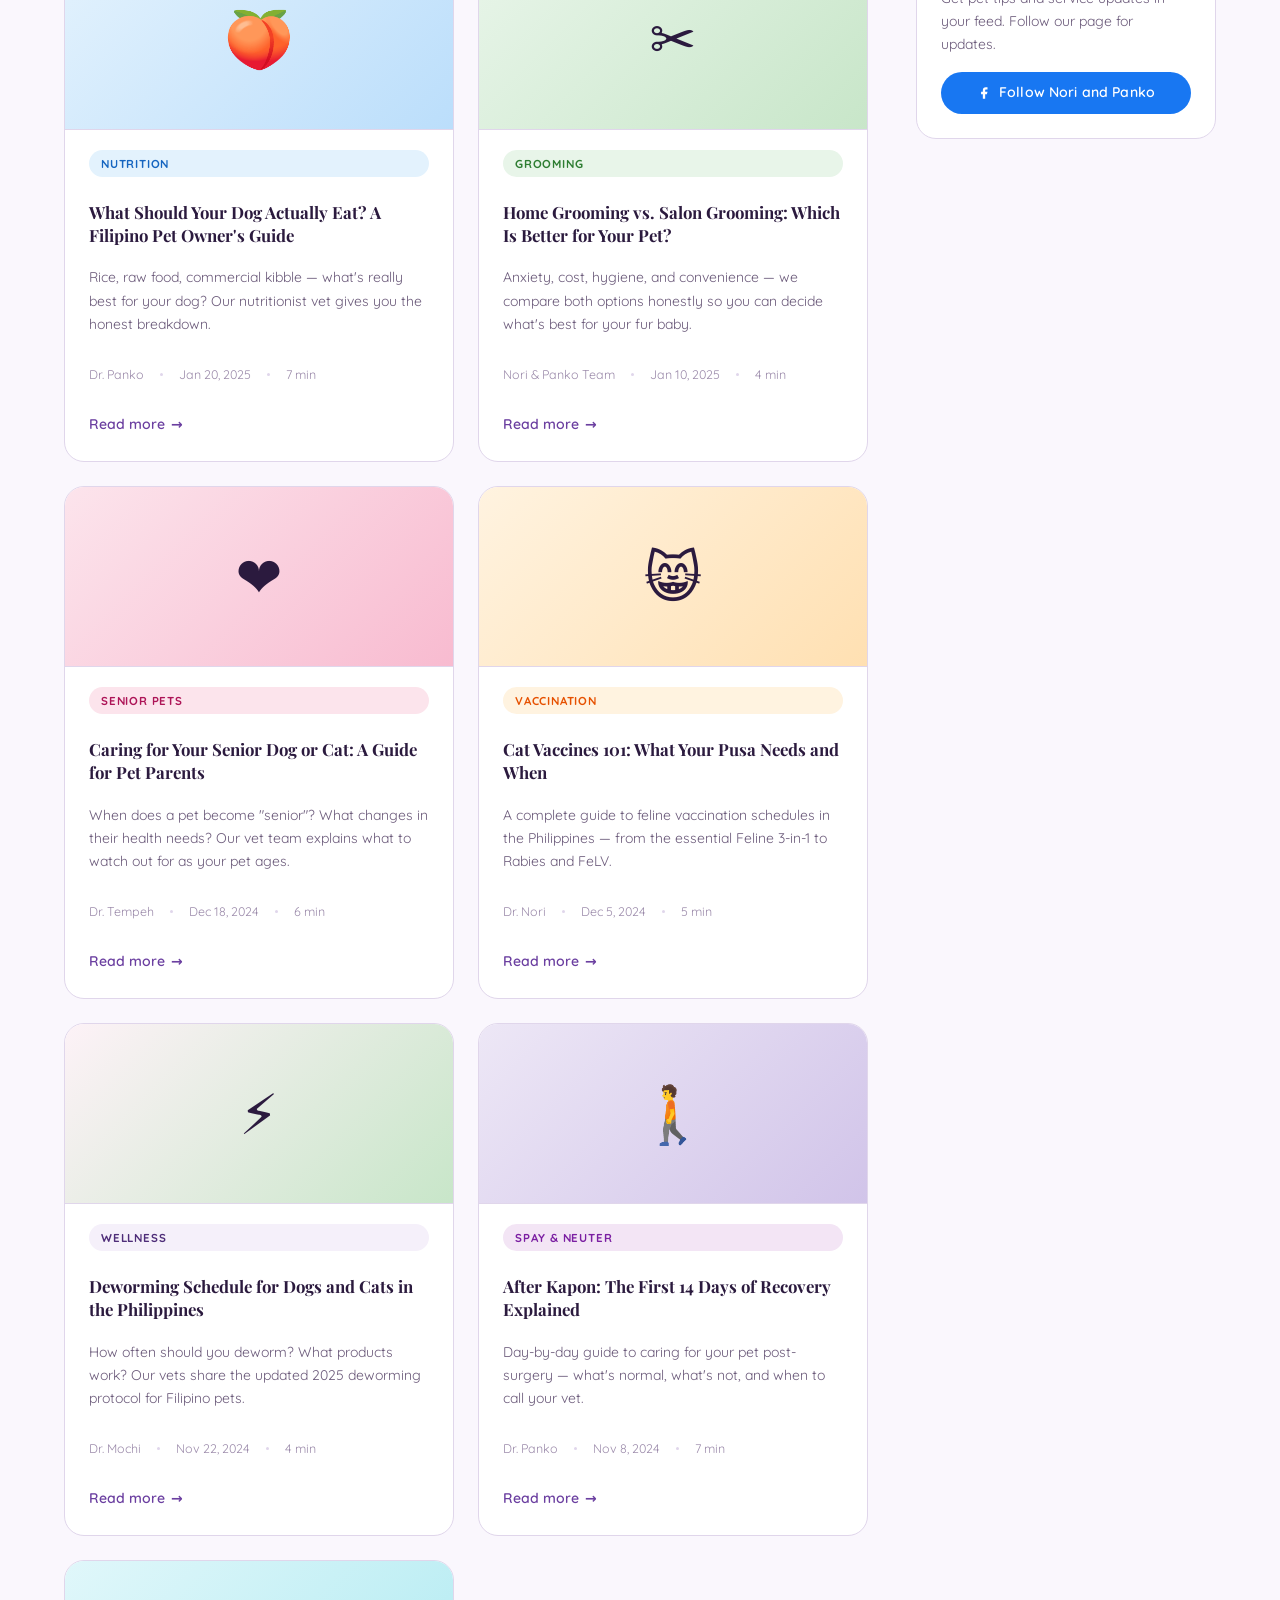
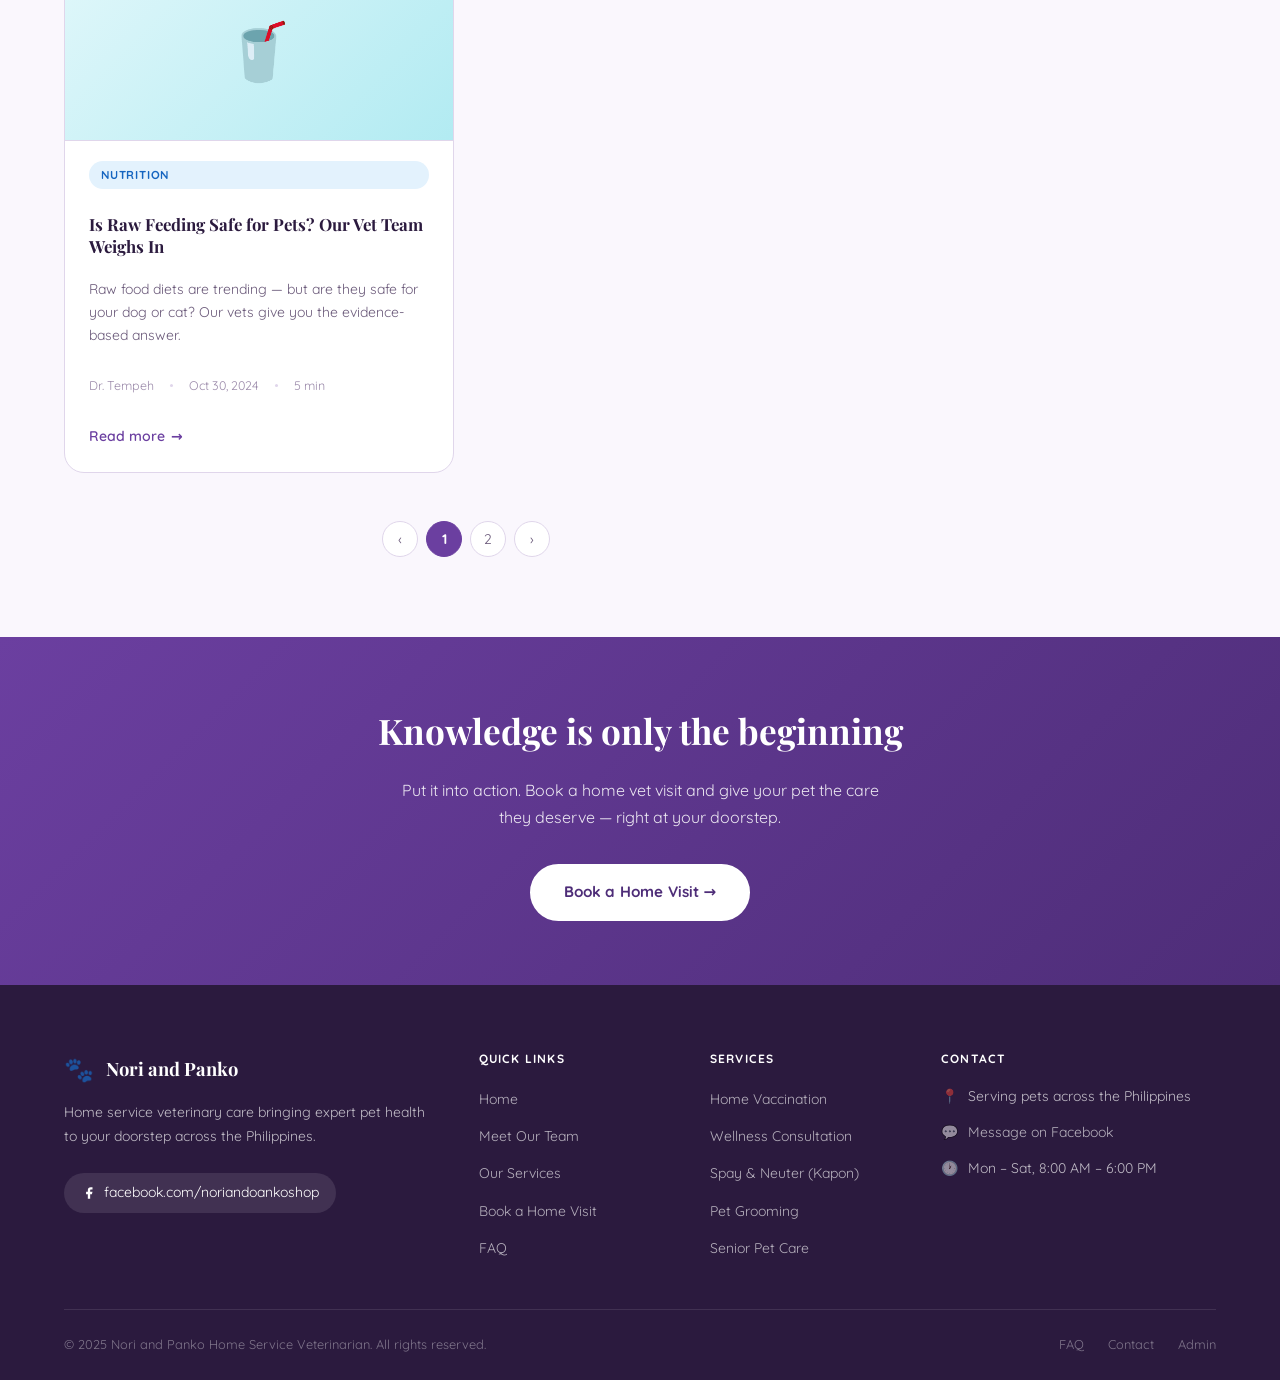
<file: blog.html>
<!DOCTYPE html>
<html lang="en">
<head>
  <meta charset="UTF-8">
  <meta name="viewport" content="width=device-width, initial-scale=1.0">
  <meta name="description" content="Pet health tips, vaccination guides, kapon FAQs, and care advice from the Nori and Panko home service vet team in the Philippines.">
  <meta name="keywords" content="pet health blog Philippines, dog vaccination guide, kapon guide Philippines, cat care tips, home service vet tips, Nori and Panko blog">
  <meta property="og:title" content="Pet Health Blog | Nori and Panko Home Service Vet">
  <meta property="og:description" content="Expert pet care articles from our home service vet team. Vaccination schedules, kapon guides, grooming tips, and more.">
  <meta property="og:type" content="website">
  <title>Pet Health Blog | Nori and Panko Home Service Veterinarian</title>

  <link href="https://fonts.googleapis.com/css2?family=Playfair+Display:ital,wght@0,400;0,600;0,700;1,400&family=Quicksand:wght@300;400;500;600;700&display=swap" rel="stylesheet">
  <link rel="stylesheet" href="css/style.css">
  <style>
    :root {
      --clr-primary:          #6B3FA0;
      --clr-primary-dark:     #4E2D78;
      --clr-primary-light:    #B8A0D2;
      --clr-primary-subtle:   #F5F0FA;
      --clr-secondary:        #E8A0BF;
      --clr-secondary-subtle: #FDF2F7;
      --clr-accent:           #F0C060;
      --clr-peach:            #FDE8D0;
      --clr-bg:               #FAF7FD;
      --clr-bg-alt:           #F3EEFA;
      --clr-surface:          #FFFFFF;
      --clr-text:             #2B1A3E;
      --clr-text-secondary:   #6B5A7A;
      --clr-text-muted:       #9B8AAA;
      --clr-border:           #E0D6EB;
      --ff-heading: 'Playfair Display', Georgia, serif;
      --ff-body:    'Quicksand', system-ui, sans-serif;
      --radius-sm:  0.375rem;
      --radius-md:  0.75rem;
      --radius-lg:  1.25rem;
      --radius-full: 9999px;
      --shadow-sm:  0 1px 3px rgba(107,63,160,.08), 0 1px 2px rgba(107,63,160,.04);
      --shadow-md:  0 4px 16px rgba(107,63,160,.10), 0 2px 6px rgba(107,63,160,.06);
      --transition: 0.22s cubic-bezier(0.4, 0, 0.2, 1);
    }
    *, *::before, *::after { box-sizing: border-box; margin: 0; padding: 0; }
    html { scroll-behavior: smooth; -webkit-font-smoothing: antialiased; }
    body { font-family: var(--ff-body); font-size: 1rem; line-height: 1.7; color: var(--clr-text); background: var(--clr-bg); }
    img { display: block; max-width: 100%; height: auto; object-fit: cover; }
    a { color: inherit; text-decoration: none; }
    ul { list-style: none; padding: 0; margin: 0; }
    button { cursor: pointer; border: none; background: none; font-family: inherit; }

    .container { width: 100%; max-width: 1200px; margin-inline: auto; padding-inline: 1.5rem; }
    .section { padding-block: 5rem; }

    .btn { display: inline-flex; align-items: center; gap: 0.5rem; font-family: var(--ff-body); font-size: 0.95rem; font-weight: 600; border-radius: var(--radius-full); padding: 0.85rem 2rem; transition: all var(--transition); white-space: nowrap; text-decoration: none; border: 2px solid transparent; cursor: pointer; }
    .btn-primary { background: var(--clr-primary); color: #fff; border-color: var(--clr-primary); }
    .btn-primary:hover { background: var(--clr-primary-dark); border-color: var(--clr-primary-dark); transform: translateY(-1px); box-shadow: 0 6px 20px rgba(107,63,160,.35); }
    .btn-sm { padding: 0.55rem 1.25rem; font-size: 0.875rem; }

    /* NAV */
    .nav { position: sticky; top: 0; z-index: 1000; background: rgba(250,247,253,.92); backdrop-filter: blur(16px); -webkit-backdrop-filter: blur(16px); border-bottom: 1px solid var(--clr-border); transition: box-shadow var(--transition); }
    .nav.scrolled { box-shadow: var(--shadow-md); }
    .nav-container { display: flex; align-items: center; gap: 2rem; height: 72px; }
    .nav-logo { display: flex; align-items: center; gap: 0.75rem; text-decoration: none; flex-shrink: 0; }
    .nav-links { display: flex; align-items: center; gap: 0.25rem; list-style: none; margin: 0; padding: 0; margin-left: auto; }
    .nav-links a { font-size: 0.9rem; font-weight: 500; color: var(--clr-text-secondary); text-decoration: none; padding: 0.5rem 0.875rem; border-radius: var(--radius-full); transition: all var(--transition); }
    .nav-links a:hover, .nav-links a.active { color: var(--clr-primary); background: var(--clr-primary-subtle); }
    .nav-actions { display: flex; align-items: center; gap: 0.75rem; margin-left: 1rem; }
    .nav-toggle { display: none; flex-direction: column; gap: 5px; padding: 0.5rem; cursor: pointer; background: none; border: none; margin-left: auto; }
    .nav-toggle span { display: block; width: 22px; height: 2px; background: var(--clr-text); border-radius: 2px; transition: all var(--transition); }
    .nav-mobile-menu { display: none; padding: 1.25rem 1.5rem 1.5rem; border-top: 1px solid var(--clr-border); background: rgba(250,247,253,.97); }
    .nav-mobile-menu.open { display: block; }

    /* PAGE HERO */
    .page-hero { background: linear-gradient(135deg, var(--clr-primary-subtle) 0%, #fff 60%); padding: 3.5rem 0 3rem; position: relative; overflow: hidden; }
    .page-hero::before { content: ''; position: absolute; top: -60px; right: -60px; width: 300px; height: 300px; background: radial-gradient(circle, rgba(107,63,160,.07) 0%, transparent 70%); border-radius: 50%; }

    /* FILTER TABS */
    .filter-tabs { display: flex; gap: 0.5rem; flex-wrap: wrap; margin-bottom: 2.5rem; }
    .filter-tab { padding: 0.5rem 1.1rem; border-radius: var(--radius-full); font-size: 0.875rem; font-weight: 600; border: 1.5px solid var(--clr-border); color: var(--clr-text-secondary); background: var(--clr-surface); cursor: pointer; transition: all var(--transition); }
    .filter-tab:hover { border-color: var(--clr-primary-light); color: var(--clr-primary); }
    .filter-tab.active { background: var(--clr-primary); color: white; border-color: var(--clr-primary); }

    /* BLOG LAYOUT */
    .blog-layout { display: grid; grid-template-columns: 1fr 300px; gap: 3rem; align-items: start; }

    /* FEATURED POST */
    .featured-post { background: var(--clr-surface); border: 1px solid var(--clr-border); border-radius: var(--radius-lg); overflow: hidden; margin-bottom: 2rem; display: grid; grid-template-columns: 1fr 1fr; box-shadow: var(--shadow-sm); transition: box-shadow var(--transition); }
    .featured-post:hover { box-shadow: var(--shadow-md); }
    .featured-img { background: linear-gradient(135deg, var(--clr-primary) 0%, var(--clr-primary-dark) 100%); min-height: 280px; display: flex; align-items: center; justify-content: center; font-size: 5rem; }
    .featured-body { padding: 2rem; display: flex; flex-direction: column; }
    .featured-badge { display: inline-flex; align-items: center; gap: 0.4rem; font-size: 0.72rem; font-weight: 700; text-transform: uppercase; letter-spacing: 0.08em; background: var(--clr-primary-subtle); color: var(--clr-primary); border-radius: var(--radius-full); padding: 0.3rem 0.875rem; margin-bottom: 1rem; width: fit-content; }

    /* BLOG GRID */
    .blog-grid { display: grid; grid-template-columns: repeat(2, 1fr); gap: 1.5rem; }
    .blog-card { background: var(--clr-surface); border: 1px solid var(--clr-border); border-radius: var(--radius-lg); overflow: hidden; transition: box-shadow var(--transition), transform var(--transition); }
    .blog-card:hover { box-shadow: var(--shadow-md); transform: translateY(-2px); }
    .blog-card-img { height: 180px; background: linear-gradient(135deg, var(--clr-bg-alt) 0%, var(--clr-peach) 100%); display: flex; align-items: center; justify-content: center; font-size: 3.5rem; }
    .blog-card-body { padding: 1.25rem 1.5rem 1.5rem; }
    .blog-tag { display: inline-flex; align-items: center; font-size: 0.72rem; font-weight: 700; text-transform: uppercase; letter-spacing: 0.07em; border-radius: var(--radius-full); padding: 0.25rem 0.75rem; margin-bottom: 0.75rem; }
    .tag-vaccination { background: #FFF3E0; color: #E65100; }
    .tag-kapon { background: #F3E5F5; color: #7B1FA2; }
    .tag-grooming { background: #E8F5E9; color: #2E7D32; }
    .tag-nutrition { background: #E3F2FD; color: #1565C0; }
    .tag-senior { background: #FCE4EC; color: #AD1457; }
    .tag-wellness { background: var(--clr-primary-subtle); color: var(--clr-primary-dark); }
    .tag-emergency { background: #FFEBEE; color: #B71C1C; }
    .blog-card-title { font-family: var(--ff-heading); font-size: 1.05rem; font-weight: 700; color: var(--clr-text); line-height: 1.35; margin-bottom: 0.5rem; }
    .blog-card-excerpt { font-size: 0.875rem; color: var(--clr-text-secondary); line-height: 1.65; margin-bottom: 1rem; }
    .blog-meta { display: flex; align-items: center; gap: 1rem; font-size: 0.78rem; color: var(--clr-text-muted); }
    .blog-meta-dot { width: 3px; height: 3px; border-radius: 50%; background: var(--clr-border); flex-shrink: 0; }
    .read-more { display: inline-flex; align-items: center; gap: 0.375rem; font-size: 0.875rem; font-weight: 600; color: var(--clr-primary); margin-top: 1rem; transition: gap var(--transition); }
    .read-more:hover { gap: 0.625rem; }

    /* SIDEBAR */
    .blog-sidebar { position: sticky; top: calc(72px + 2rem); display: flex; flex-direction: column; gap: 1.5rem; }
    .sidebar-widget { background: var(--clr-surface); border: 1px solid var(--clr-border); border-radius: var(--radius-lg); padding: 1.5rem; }
    .sidebar-widget h4 { font-family: var(--ff-heading); font-size: 0.95rem; font-weight: 700; color: var(--clr-text); margin-bottom: 1rem; padding-bottom: 0.75rem; border-bottom: 1px solid var(--clr-border); }
    .recent-post-link { display: flex; flex-direction: column; gap: 0.2rem; padding: 0.625rem 0; border-bottom: 1px solid var(--clr-border); font-size: 0.875rem; color: var(--clr-text); transition: color var(--transition); }
    .recent-post-link:last-child { border-bottom: none; }
    .recent-post-link:hover { color: var(--clr-primary); }
    .recent-post-date { font-size: 0.75rem; color: var(--clr-text-muted); }
    .tag-cloud { display: flex; flex-wrap: wrap; gap: 0.5rem; }
    .tag-cloud-item { padding: 0.35rem 0.875rem; border-radius: var(--radius-full); font-size: 0.78rem; font-weight: 600; border: 1.5px solid var(--clr-border); color: var(--clr-text-secondary); background: var(--clr-surface); cursor: pointer; transition: all var(--transition); }
    .tag-cloud-item:hover { border-color: var(--clr-primary); color: var(--clr-primary); }

    /* CTA BAND */
    .cta-band { background: linear-gradient(135deg, var(--clr-primary) 0%, var(--clr-primary-dark) 100%); color: white; padding: 4rem 0; text-align: center; }

    @media (max-width: 1000px) { .featured-post { grid-template-columns: 1fr; } .featured-img { min-height: 200px; } }
    @media (max-width: 900px) { .blog-layout { grid-template-columns: 1fr; } .blog-sidebar { position: static; } }
    @media (max-width: 768px) { .nav-links, .nav-actions { display: none; } .nav-toggle { display: flex; } .blog-grid { grid-template-columns: 1fr; } }
  </style>
</head>
<body>

<!-- NAV -->
<nav class="nav" id="mainNav">
  <div class="container nav-container">
    <a href="index.html" class="nav-logo">
      <div style="width:40px;height:40px;border-radius:50%;background:var(--clr-primary-subtle);display:flex;align-items:center;justify-content:center;flex-shrink:0;font-size:1.25rem;">🐾</div>
      <div>
        <div style="font-family:'Playfair Display',serif;font-size:1rem;font-weight:700;color:var(--clr-text);line-height:1.2;">Nori and Panko</div>
        <div style="font-size:0.7rem;color:var(--clr-text-muted);letter-spacing:0.08em;text-transform:uppercase;">Home Service Vet</div>
      </div>
    </a>
    <ul class="nav-links" id="navLinks">
      <li><a href="index.html">Home</a></li>
      <li><a href="about.html">About</a></li>
      <li><a href="services.html">Services</a></li>
      <li><a href="blog.html" class="active">Blog</a></li>
      <li><a href="faq.html">FAQ</a></li>
      <li><a href="contact.html">Contact</a></li>
    </ul>
    <div class="nav-actions">
      <a href="booking.html" class="btn btn-primary btn-sm">Book a Home Visit</a>
    </div>
    <button class="nav-toggle" id="navToggle" aria-label="Toggle menu" aria-expanded="false"><span></span><span></span><span></span></button>
  </div>
  <div class="nav-mobile-menu" id="mobileMenu">
    <ul style="list-style:none;padding:0;margin:0 0 1.5rem;">
      <li style="border-bottom:1px solid var(--clr-border);padding:0.875rem 0;"><a href="index.html" style="color:var(--clr-text);font-size:1.125rem;font-weight:500;">Home</a></li>
      <li style="border-bottom:1px solid var(--clr-border);padding:0.875rem 0;"><a href="about.html" style="color:var(--clr-text);font-size:1.125rem;font-weight:500;">About</a></li>
      <li style="border-bottom:1px solid var(--clr-border);padding:0.875rem 0;"><a href="services.html" style="color:var(--clr-text);font-size:1.125rem;font-weight:500;">Services</a></li>
      <li style="border-bottom:1px solid var(--clr-border);padding:0.875rem 0;"><a href="blog.html" style="color:var(--clr-primary);font-size:1.125rem;font-weight:500;">Blog</a></li>
      <li style="border-bottom:1px solid var(--clr-border);padding:0.875rem 0;"><a href="faq.html" style="color:var(--clr-text);font-size:1.125rem;font-weight:500;">FAQ</a></li>
      <li style="padding:0.875rem 0;"><a href="contact.html" style="color:var(--clr-text);font-size:1.125rem;font-weight:500;">Contact</a></li>
    </ul>
    <a href="booking.html" class="btn btn-primary" style="width:100%;justify-content:center;display:flex;">Book a Home Visit</a>
  </div>
</nav>

<!-- PAGE HERO -->
<section class="page-hero">
  <div class="container">
    <nav aria-label="Breadcrumb" style="margin-bottom:1rem;">
      <ol style="display:flex;align-items:center;gap:0.5rem;list-style:none;padding:0;margin:0;font-size:0.8rem;color:var(--clr-text-muted);">
        <li><a href="index.html" style="color:var(--clr-primary);">Home</a></li>
        <li style="opacity:.5;">/</li>
        <li style="color:var(--clr-text-secondary);">Blog</li>
      </ol>
    </nav>
    <h1 style="font-family:'Playfair Display',serif;font-size:clamp(1.9rem,4vw,2.8rem);font-weight:700;line-height:1.22;color:var(--clr-text);max-width:560px;margin-bottom:1rem;">Pet Health Tips &amp; Guides</h1>
    <p style="font-size:1.05rem;color:var(--clr-text-secondary);max-width:520px;line-height:1.75;">Practical pet care advice from our home service vet team — vaccination schedules, kapon guides, nutrition tips, and more.</p>
  </div>
</section>

<!-- BLOG SECTION -->
<section class="section" style="background:var(--clr-bg);">
  <div class="container">

    <!-- FILTER TABS -->
    <div class="filter-tabs" id="filterTabs" role="tablist" aria-label="Blog categories">
      <button class="filter-tab active" data-filter="all" role="tab" aria-selected="true">All Posts</button>
      <button class="filter-tab" data-filter="vaccination" role="tab" aria-selected="false">Vaccination</button>
      <button class="filter-tab" data-filter="kapon" role="tab" aria-selected="false">Spay &amp; Neuter</button>
      <button class="filter-tab" data-filter="nutrition" role="tab" aria-selected="false">Nutrition</button>
      <button class="filter-tab" data-filter="grooming" role="tab" aria-selected="false">Grooming</button>
      <button class="filter-tab" data-filter="wellness" role="tab" aria-selected="false">Wellness</button>
      <button class="filter-tab" data-filter="senior" role="tab" aria-selected="false">Senior Pets</button>
    </div>

    <div class="blog-layout">

      <!-- MAIN CONTENT -->
      <div>
        <!-- FEATURED POST -->
        <a href="blog-single.html" class="featured-post" data-category="vaccination">
          <div class="featured-img" aria-hidden="true">💉</div>
          <div class="featured-body">
            <div class="featured-badge">&#9733; Featured</div>
            <span class="blog-tag tag-vaccination">Vaccination</span>
            <h2 style="font-family:var(--ff-heading);font-size:1.4rem;font-weight:700;color:var(--clr-text);line-height:1.3;margin-bottom:0.75rem;">The Complete Puppy Vaccine Schedule in the Philippines (2025)</h2>
            <p style="font-size:0.9rem;color:var(--clr-text-secondary);line-height:1.7;margin-bottom:1.25rem;flex:1;">When should your puppy get their first shot? What vaccines are required vs. optional? Our vet team breaks down every vaccine your puppy needs from 6 weeks to 1 year — and why timing matters more than you think.</p>
            <div style="display:flex;align-items:center;gap:1rem;font-size:0.78rem;color:var(--clr-text-muted);margin-bottom:1.25rem;">
              <span>By Dr. Nori</span>
              <span style="width:3px;height:3px;border-radius:50%;background:var(--clr-border);"></span>
              <span>January 15, 2025</span>
              <span style="width:3px;height:3px;border-radius:50%;background:var(--clr-border);"></span>
              <span>8 min read</span>
            </div>
            <span class="btn btn-primary btn-sm" style="width:fit-content;">Read Article &rarr;</span>
          </div>
        </a>

        <!-- BLOG GRID -->
        <div class="blog-grid" id="blogGrid">

          <a href="blog-single.html" class="blog-card" data-category="kapon">
            <div class="blog-card-img" style="background:linear-gradient(135deg,#F3E5F5 0%,#E1BEE7 100%);">✂️</div>
            <div class="blog-card-body">
              <span class="blog-tag tag-kapon">Spay &amp; Neuter</span>
              <h3 class="blog-card-title">Kapon 101: What Every Filipino Pet Owner Needs to Know</h3>
              <p class="blog-card-excerpt">Kapon myths, real costs, best age to do it, and what home spay/neuter actually looks like — explained simply by our vet team.</p>
              <div class="blog-meta">
                <span>Dr. Panko</span>
                <span class="blog-meta-dot"></span>
                <span>Feb 3, 2025</span>
                <span class="blog-meta-dot"></span>
                <span>6 min</span>
              </div>
              <span class="read-more">Read more <span>&#8594;</span></span>
            </div>
          </a>

          <a href="blog-single.html" class="blog-card" data-category="wellness">
            <div class="blog-card-img" style="background:linear-gradient(135deg,var(--clr-primary-subtle) 0%,var(--clr-peach) 100%);">&#128048;</div>
            <div class="blog-card-body">
              <span class="blog-tag tag-wellness">Wellness</span>
              <h3 class="blog-card-title">5 Signs Your Pet Needs to See a Vet (Even If They Seem Fine)</h3>
              <p class="blog-card-excerpt">Pets hide pain. Here are the subtle signs that most owners miss — and why home visits make it easier to catch issues early.</p>
              <div class="blog-meta">
                <span>Dr. Mochi</span>
                <span class="blog-meta-dot"></span>
                <span>Jan 28, 2025</span>
                <span class="blog-meta-dot"></span>
                <span>5 min</span>
              </div>
              <span class="read-more">Read more <span>&#8594;</span></span>
            </div>
          </a>

          <a href="blog-single.html" class="blog-card" data-category="nutrition">
            <div class="blog-card-img" style="background:linear-gradient(135deg,#E3F2FD 0%,#BBDEFB 100%);">&#127825;</div>
            <div class="blog-card-body">
              <span class="blog-tag tag-nutrition">Nutrition</span>
              <h3 class="blog-card-title">What Should Your Dog Actually Eat? A Filipino Pet Owner's Guide</h3>
              <p class="blog-card-excerpt">Rice, raw food, commercial kibble — what's really best for your dog? Our nutritionist vet gives you the honest breakdown.</p>
              <div class="blog-meta">
                <span>Dr. Panko</span>
                <span class="blog-meta-dot"></span>
                <span>Jan 20, 2025</span>
                <span class="blog-meta-dot"></span>
                <span>7 min</span>
              </div>
              <span class="read-more">Read more <span>&#8594;</span></span>
            </div>
          </a>

          <a href="blog-single.html" class="blog-card" data-category="grooming">
            <div class="blog-card-img" style="background:linear-gradient(135deg,#E8F5E9 0%,#C8E6C9 100%);">&#9986;&#65039;</div>
            <div class="blog-card-body">
              <span class="blog-tag tag-grooming">Grooming</span>
              <h3 class="blog-card-title">Home Grooming vs. Salon Grooming: Which Is Better for Your Pet?</h3>
              <p class="blog-card-excerpt">Anxiety, cost, hygiene, and convenience — we compare both options honestly so you can decide what's best for your fur baby.</p>
              <div class="blog-meta">
                <span>Nori &amp; Panko Team</span>
                <span class="blog-meta-dot"></span>
                <span>Jan 10, 2025</span>
                <span class="blog-meta-dot"></span>
                <span>4 min</span>
              </div>
              <span class="read-more">Read more <span>&#8594;</span></span>
            </div>
          </a>

          <a href="blog-single.html" class="blog-card" data-category="senior">
            <div class="blog-card-img" style="background:linear-gradient(135deg,#FCE4EC 0%,#F8BBD0 100%);">&#10084;&#65039;</div>
            <div class="blog-card-body">
              <span class="blog-tag tag-senior">Senior Pets</span>
              <h3 class="blog-card-title">Caring for Your Senior Dog or Cat: A Guide for Pet Parents</h3>
              <p class="blog-card-excerpt">When does a pet become "senior"? What changes in their health needs? Our vet team explains what to watch out for as your pet ages.</p>
              <div class="blog-meta">
                <span>Dr. Tempeh</span>
                <span class="blog-meta-dot"></span>
                <span>Dec 18, 2024</span>
                <span class="blog-meta-dot"></span>
                <span>6 min</span>
              </div>
              <span class="read-more">Read more <span>&#8594;</span></span>
            </div>
          </a>

          <a href="blog-single.html" class="blog-card" data-category="vaccination">
            <div class="blog-card-img" style="background:linear-gradient(135deg,#FFF3E0 0%,#FFE0B2 100%);">&#128568;</div>
            <div class="blog-card-body">
              <span class="blog-tag tag-vaccination">Vaccination</span>
              <h3 class="blog-card-title">Cat Vaccines 101: What Your Pusa Needs and When</h3>
              <p class="blog-card-excerpt">A complete guide to feline vaccination schedules in the Philippines — from the essential Feline 3-in-1 to Rabies and FeLV.</p>
              <div class="blog-meta">
                <span>Dr. Nori</span>
                <span class="blog-meta-dot"></span>
                <span>Dec 5, 2024</span>
                <span class="blog-meta-dot"></span>
                <span>5 min</span>
              </div>
              <span class="read-more">Read more <span>&#8594;</span></span>
            </div>
          </a>

          <a href="blog-single.html" class="blog-card" data-category="wellness">
            <div class="blog-card-img" style="background:linear-gradient(135deg,var(--clr-secondary-subtle) 0%,#C8E6C9 100%);">&#9889;</div>
            <div class="blog-card-body">
              <span class="blog-tag tag-wellness">Wellness</span>
              <h3 class="blog-card-title">Deworming Schedule for Dogs and Cats in the Philippines</h3>
              <p class="blog-card-excerpt">How often should you deworm? What products work? Our vets share the updated 2025 deworming protocol for Filipino pets.</p>
              <div class="blog-meta">
                <span>Dr. Mochi</span>
                <span class="blog-meta-dot"></span>
                <span>Nov 22, 2024</span>
                <span class="blog-meta-dot"></span>
                <span>4 min</span>
              </div>
              <span class="read-more">Read more <span>&#8594;</span></span>
            </div>
          </a>

          <a href="blog-single.html" class="blog-card" data-category="kapon">
            <div class="blog-card-img" style="background:linear-gradient(135deg,#EDE7F6 0%,#D1C4E9 100%);">&#128694;</div>
            <div class="blog-card-body">
              <span class="blog-tag tag-kapon">Spay &amp; Neuter</span>
              <h3 class="blog-card-title">After Kapon: The First 14 Days of Recovery Explained</h3>
              <p class="blog-card-excerpt">Day-by-day guide to caring for your pet post-surgery — what's normal, what's not, and when to call your vet.</p>
              <div class="blog-meta">
                <span>Dr. Panko</span>
                <span class="blog-meta-dot"></span>
                <span>Nov 8, 2024</span>
                <span class="blog-meta-dot"></span>
                <span>7 min</span>
              </div>
              <span class="read-more">Read more <span>&#8594;</span></span>
            </div>
          </a>

          <a href="blog-single.html" class="blog-card" data-category="nutrition">
            <div class="blog-card-img" style="background:linear-gradient(135deg,#E0F7FA 0%,#B2EBF2 100%);">&#129380;</div>
            <div class="blog-card-body">
              <span class="blog-tag tag-nutrition">Nutrition</span>
              <h3 class="blog-card-title">Is Raw Feeding Safe for Pets? Our Vet Team Weighs In</h3>
              <p class="blog-card-excerpt">Raw food diets are trending — but are they safe for your dog or cat? Our vets give you the evidence-based answer.</p>
              <div class="blog-meta">
                <span>Dr. Tempeh</span>
                <span class="blog-meta-dot"></span>
                <span>Oct 30, 2024</span>
                <span class="blog-meta-dot"></span>
                <span>5 min</span>
              </div>
              <span class="read-more">Read more <span>&#8594;</span></span>
            </div>
          </a>

        </div><!-- /blog-grid -->

        <!-- PAGINATION -->
        <div style="display:flex;align-items:center;justify-content:center;gap:0.5rem;margin-top:3rem;">
          <button style="width:36px;height:36px;border-radius:50%;border:1.5px solid var(--clr-border);background:var(--clr-surface);display:flex;align-items:center;justify-content:center;font-size:0.875rem;cursor:pointer;color:var(--clr-text-secondary);" aria-label="Previous page">&lsaquo;</button>
          <button style="width:36px;height:36px;border-radius:50%;border:1.5px solid var(--clr-primary);background:var(--clr-primary);display:flex;align-items:center;justify-content:center;font-size:0.875rem;cursor:pointer;color:white;font-weight:700;">1</button>
          <button style="width:36px;height:36px;border-radius:50%;border:1.5px solid var(--clr-border);background:var(--clr-surface);display:flex;align-items:center;justify-content:center;font-size:0.875rem;cursor:pointer;color:var(--clr-text-secondary);">2</button>
          <button style="width:36px;height:36px;border-radius:50%;border:1.5px solid var(--clr-border);background:var(--clr-surface);display:flex;align-items:center;justify-content:center;font-size:0.875rem;cursor:pointer;color:var(--clr-text-secondary);">&rsaquo;</button>
        </div>
      </div>

      <!-- SIDEBAR -->
      <aside class="blog-sidebar">
        <div class="sidebar-widget" style="background:var(--clr-primary-subtle);border-color:rgba(107,63,160,.2);">
          <h4>Book a Home Visit</h4>
          <p style="font-size:0.875rem;color:var(--clr-text-secondary);margin-bottom:1rem;line-height:1.65;">Ready to act on what you've read? Book your home vet visit in minutes.</p>
          <a href="booking.html" class="btn btn-primary btn-sm" style="width:100%;justify-content:center;display:flex;">Book Now &rarr;</a>
        </div>

        <div class="sidebar-widget">
          <h4>Recent Posts</h4>
          <a href="blog-single.html" class="recent-post-link">
            The Complete Puppy Vaccine Schedule (2025)
            <span class="recent-post-date">January 15, 2025</span>
          </a>
          <a href="blog-single.html" class="recent-post-link">
            Kapon 101: What Every Filipino Pet Owner Needs to Know
            <span class="recent-post-date">February 3, 2025</span>
          </a>
          <a href="blog-single.html" class="recent-post-link">
            5 Signs Your Pet Needs to See a Vet
            <span class="recent-post-date">January 28, 2025</span>
          </a>
          <a href="blog-single.html" class="recent-post-link">
            What Should Your Dog Actually Eat?
            <span class="recent-post-date">January 20, 2025</span>
          </a>
          <a href="blog-single.html" class="recent-post-link">
            Home vs. Salon Grooming: Which Is Better?
            <span class="recent-post-date">January 10, 2025</span>
          </a>
        </div>

        <div class="sidebar-widget">
          <h4>Browse by Topic</h4>
          <div class="tag-cloud">
            <button class="tag-cloud-item" data-filter="vaccination">Vaccination</button>
            <button class="tag-cloud-item" data-filter="kapon">Kapon</button>
            <button class="tag-cloud-item" data-filter="nutrition">Nutrition</button>
            <button class="tag-cloud-item" data-filter="grooming">Grooming</button>
            <button class="tag-cloud-item" data-filter="wellness">Wellness</button>
            <button class="tag-cloud-item" data-filter="senior">Senior Pets</button>
          </div>
        </div>

        <div class="sidebar-widget">
          <h4>Follow on Facebook</h4>
          <p style="font-size:0.875rem;color:var(--clr-text-secondary);margin-bottom:1rem;line-height:1.65;">Get pet tips and service updates in your feed. Follow our page for updates.</p>
          <a href="https://facebook.com/noriandoankoshop" target="_blank" rel="noopener" class="btn btn-sm" style="background:#1877F2;color:white;border:none;width:100%;justify-content:center;display:flex;gap:0.5rem;">
            <svg width="14" height="14" viewBox="0 0 24 24" fill="currentColor"><path d="M18 2h-3a5 5 0 00-5 5v3H7v4h3v8h4v-8h3l1-4h-4V7a1 1 0 011-1h3z"/></svg>
            Follow Nori and Panko
          </a>
        </div>
      </aside>

    </div>
  </div>
</section>

<!-- CTA BAND -->
<section class="cta-band">
  <div class="container">
    <h2 style="font-family:var(--ff-heading);font-size:clamp(1.6rem,3vw,2.2rem);font-weight:700;margin-bottom:1rem;">Knowledge is only the beginning</h2>
    <p style="font-size:1rem;opacity:.88;max-width:480px;margin:0 auto 2rem;line-height:1.7;">Put it into action. Book a home vet visit and give your pet the care they deserve — right at your doorstep.</p>
    <a href="booking.html" class="btn" style="background:white;color:var(--clr-primary-dark);border-color:white;font-weight:700;">Book a Home Visit &rarr;</a>
  </div>
</section>

<!-- FOOTER -->
<footer style="background:#2B1A3E;color:rgba(255,255,255,0.7);padding:4rem 0 0;">
  <div class="container">
    <div style="display:grid;grid-template-columns:2fr 1fr 1fr 1.5fr;gap:3rem;padding-bottom:3rem;border-bottom:1px solid rgba(255,255,255,0.1);">
      <div>
        <div style="display:flex;align-items:center;gap:0.75rem;margin-bottom:0.75rem;">
          <span style="font-size:1.5rem;">🐾</span>
          <div style="font-family:'Playfair Display',serif;font-size:1.15rem;font-weight:700;color:white;">Nori and Panko</div>
        </div>
        <p style="font-size:0.875rem;line-height:1.7;margin-bottom:1.5rem;">Home service veterinary care bringing expert pet health to your doorstep across the Philippines.</p>
        <a href="https://facebook.com/noriandoankoshop" target="_blank" rel="noopener" style="display:inline-flex;align-items:center;gap:0.5rem;padding:0.5rem 1.1rem;background:rgba(255,255,255,0.1);border-radius:9999px;color:white;font-size:0.875rem;text-decoration:none;" onmouseover="this.style.background='var(--clr-primary)'" onmouseout="this.style.background='rgba(255,255,255,0.1)'">
          <svg width="14" height="14" viewBox="0 0 24 24" fill="currentColor"><path d="M18 2h-3a5 5 0 00-5 5v3H7v4h3v8h4v-8h3l1-4h-4V7a1 1 0 011-1h3z"/></svg>
          facebook.com/noriandoankoshop
        </a>
      </div>
      <div>
        <h4 style="color:white;font-size:0.75rem;font-weight:700;text-transform:uppercase;letter-spacing:0.1em;margin-bottom:1rem;">Quick Links</h4>
        <ul style="list-style:none;padding:0;margin:0;display:flex;flex-direction:column;gap:0.625rem;">
          <li><a href="index.html" style="color:rgba(255,255,255,0.65);font-size:0.875rem;" onmouseover="this.style.color='#B8A0D2'" onmouseout="this.style.color='rgba(255,255,255,0.65)'">Home</a></li>
          <li><a href="about.html" style="color:rgba(255,255,255,0.65);font-size:0.875rem;" onmouseover="this.style.color='#B8A0D2'" onmouseout="this.style.color='rgba(255,255,255,0.65)'">Meet Our Team</a></li>
          <li><a href="services.html" style="color:rgba(255,255,255,0.65);font-size:0.875rem;" onmouseover="this.style.color='#B8A0D2'" onmouseout="this.style.color='rgba(255,255,255,0.65)'">Our Services</a></li>
          <li><a href="booking.html" style="color:rgba(255,255,255,0.65);font-size:0.875rem;" onmouseover="this.style.color='#B8A0D2'" onmouseout="this.style.color='rgba(255,255,255,0.65)'">Book a Home Visit</a></li>
          <li><a href="faq.html" style="color:rgba(255,255,255,0.65);font-size:0.875rem;" onmouseover="this.style.color='#B8A0D2'" onmouseout="this.style.color='rgba(255,255,255,0.65)'">FAQ</a></li>
        </ul>
      </div>
      <div>
        <h4 style="color:white;font-size:0.75rem;font-weight:700;text-transform:uppercase;letter-spacing:0.1em;margin-bottom:1rem;">Services</h4>
        <ul style="list-style:none;padding:0;margin:0;display:flex;flex-direction:column;gap:0.625rem;">
          <li><a href="services.html#vaccination" style="color:rgba(255,255,255,0.65);font-size:0.875rem;" onmouseover="this.style.color='#B8A0D2'" onmouseout="this.style.color='rgba(255,255,255,0.65)'">Home Vaccination</a></li>
          <li><a href="services.html#consultation" style="color:rgba(255,255,255,0.65);font-size:0.875rem;" onmouseover="this.style.color='#B8A0D2'" onmouseout="this.style.color='rgba(255,255,255,0.65)'">Wellness Consultation</a></li>
          <li><a href="services.html#kapon" style="color:rgba(255,255,255,0.65);font-size:0.875rem;" onmouseover="this.style.color='#B8A0D2'" onmouseout="this.style.color='rgba(255,255,255,0.65)'">Spay &amp; Neuter (Kapon)</a></li>
          <li><a href="services.html#grooming" style="color:rgba(255,255,255,0.65);font-size:0.875rem;" onmouseover="this.style.color='#B8A0D2'" onmouseout="this.style.color='rgba(255,255,255,0.65)'">Pet Grooming</a></li>
          <li><a href="services.html#senior" style="color:rgba(255,255,255,0.65);font-size:0.875rem;" onmouseover="this.style.color='#B8A0D2'" onmouseout="this.style.color='rgba(255,255,255,0.65)'">Senior Pet Care</a></li>
        </ul>
      </div>
      <div>
        <h4 style="color:white;font-size:0.75rem;font-weight:700;text-transform:uppercase;letter-spacing:0.1em;margin-bottom:1rem;">Contact</h4>
        <div style="display:flex;flex-direction:column;gap:0.75rem;font-size:0.875rem;">
          <div style="display:flex;gap:0.625rem;"><span style="opacity:.7;">&#128205;</span><span>Serving pets across the Philippines</span></div>
          <div style="display:flex;gap:0.625rem;"><span style="opacity:.7;">&#128172;</span><a href="https://facebook.com/noriandoankoshop" target="_blank" rel="noopener" style="color:rgba(255,255,255,0.65);" onmouseover="this.style.color='#B8A0D2'" onmouseout="this.style.color='rgba(255,255,255,0.65)'">Message on Facebook</a></div>
          <div style="display:flex;gap:0.625rem;"><span style="opacity:.7;">&#128336;</span><span>Mon &ndash; Sat, 8:00 AM &ndash; 6:00 PM</span></div>
        </div>
      </div>
    </div>
    <div style="padding:1.5rem 0;display:flex;justify-content:space-between;align-items:center;gap:1rem;flex-wrap:wrap;">
      <p style="font-size:0.8rem;color:rgba(255,255,255,0.4);">&copy; 2025 Nori and Panko Home Service Veterinarian. All rights reserved.</p>
      <div style="display:flex;gap:1.5rem;">
        <a href="faq.html" style="font-size:0.8rem;color:rgba(255,255,255,0.4);">FAQ</a>
        <a href="contact.html" style="font-size:0.8rem;color:rgba(255,255,255,0.4);">Contact</a>
        <a href="admin.html" style="font-size:0.8rem;color:rgba(255,255,255,0.4);">Admin</a>
      </div>
    </div>
  </div>
</footer>

<script src="js/main.js"></script>
<script>
  /* Blog filter tabs */
  (function() {
    const tabs = document.querySelectorAll('.filter-tab, .tag-cloud-item');
    const cards = document.querySelectorAll('#blogGrid .blog-card');
    const featured = document.querySelector('.featured-post');

    function applyFilter(filter) {
      // Update active tab
      document.querySelectorAll('.filter-tab').forEach(t => {
        t.classList.toggle('active', t.dataset.filter === filter);
        t.setAttribute('aria-selected', t.dataset.filter === filter ? 'true' : 'false');
      });

      // Filter cards
      cards.forEach(card => {
        const cat = card.dataset.category;
        card.style.display = (filter === 'all' || cat === filter) ? 'block' : 'none';
      });

      // Featured post
      if (featured) {
        const featCat = featured.dataset.category;
        featured.style.display = (filter === 'all' || featCat === filter) ? 'grid' : 'none';
      }
    }

    tabs.forEach(tab => {
      tab.addEventListener('click', () => applyFilter(tab.dataset.filter));
    });
  })();
</script>
</body>
</html>
</file>
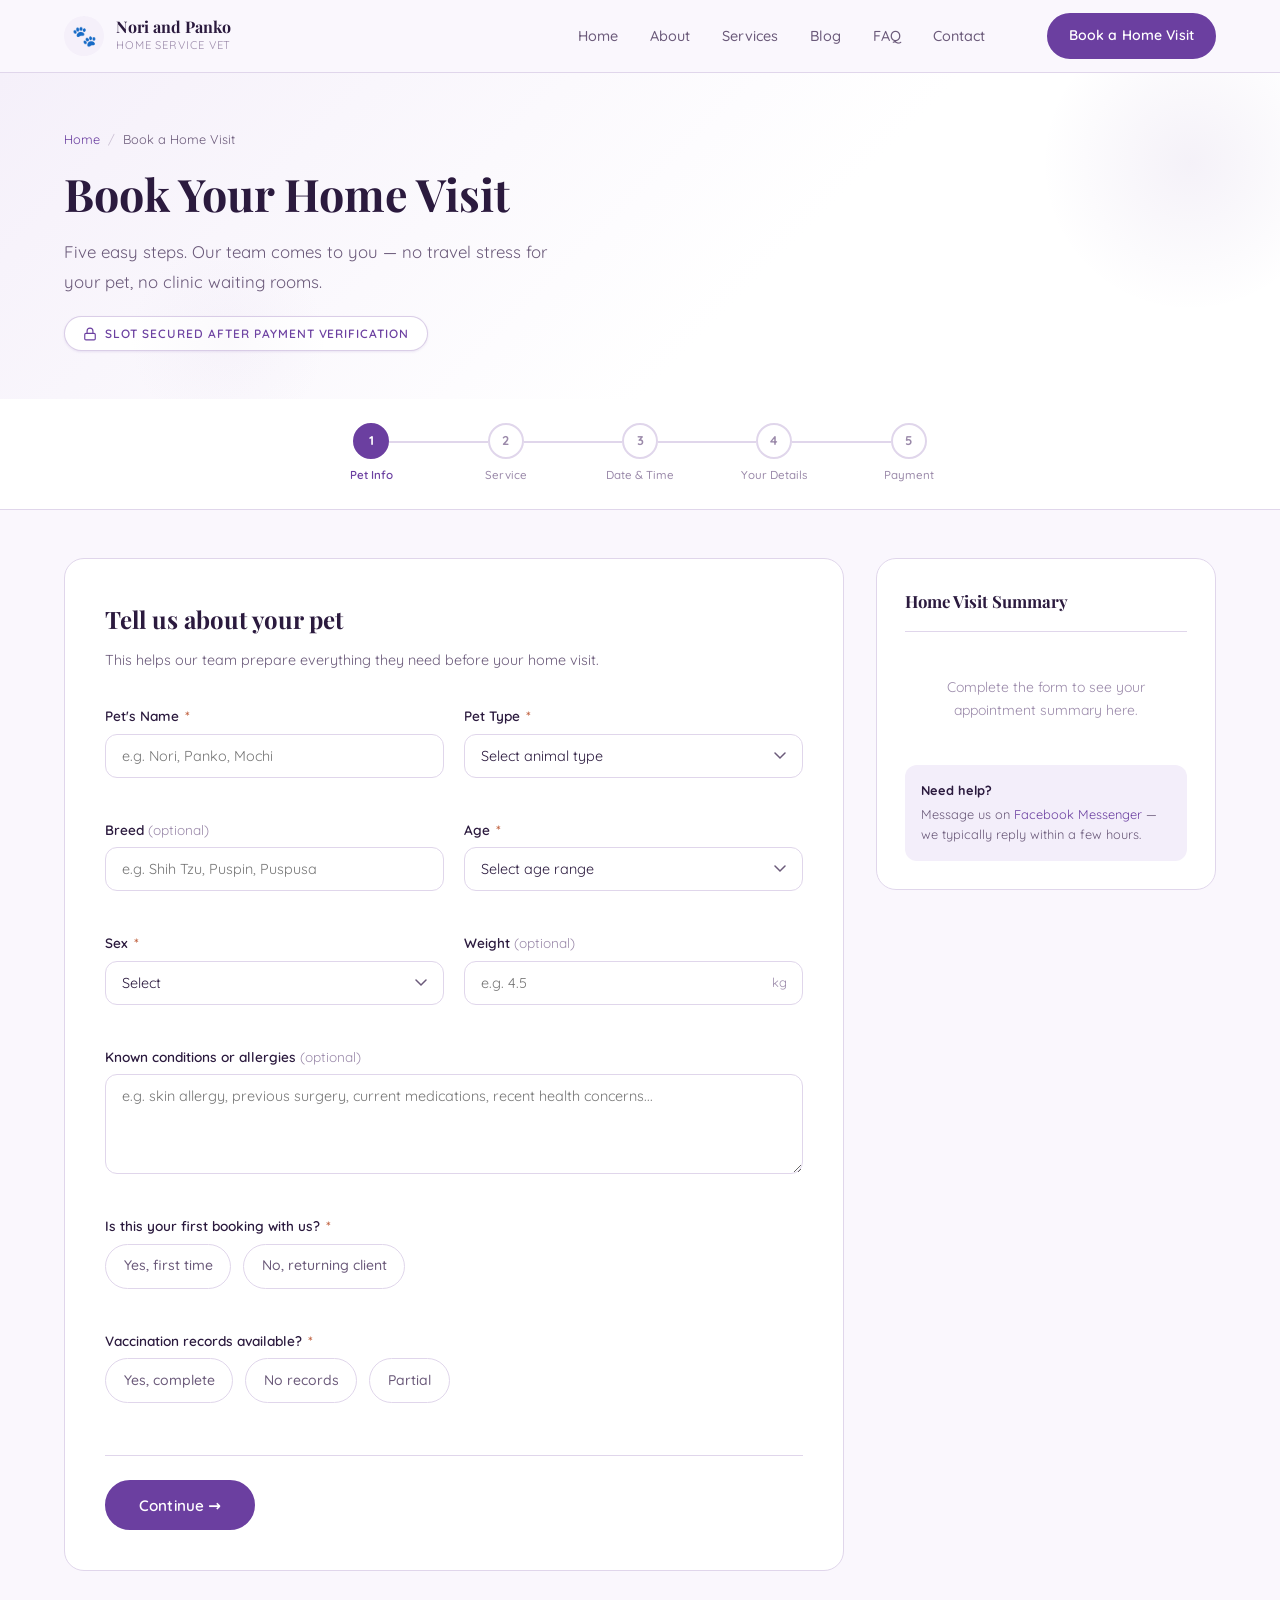
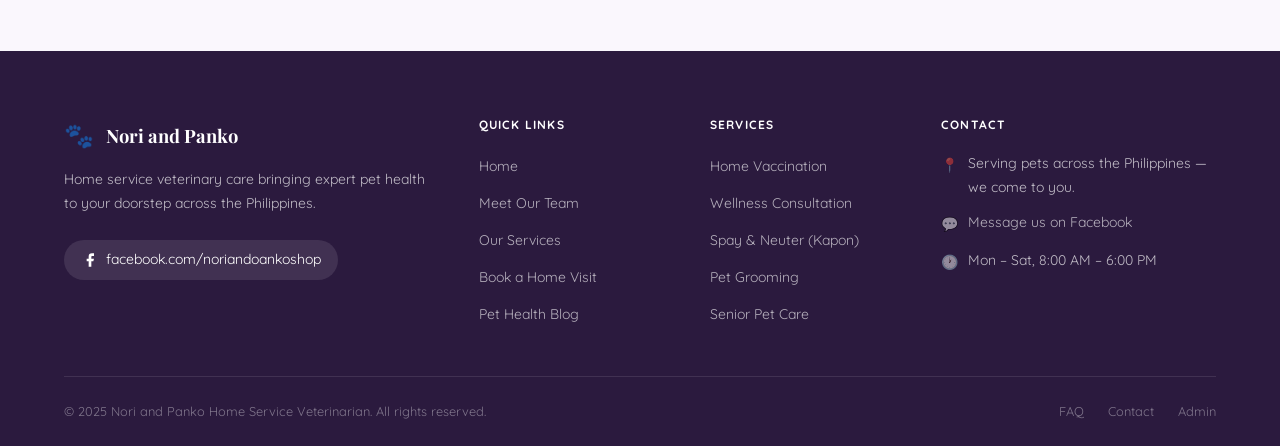
<file: booking.html>
<!DOCTYPE html>
<html lang="en">
<head>
  <meta charset="UTF-8">
  <meta name="viewport" content="width=device-width, initial-scale=1.0">
  <meta name="description" content="Book a home visit with Nori and Panko Home Service Veterinarian. Fill in your pet's details, choose a service, pick a date and time, and confirm with secure payment.">
  <meta name="keywords" content="book home vet Philippines, schedule mobile vet visit, online pet booking Philippines, Nori and Panko appointment, home vaccination booking">
  <meta property="og:title" content="Book a Home Visit | Nori and Panko Home Service Vet">
  <meta property="og:description" content="Simple, secure online booking for home veterinary visits. Choose your service, pick a time, and confirm payment — all in one place.">
  <meta property="og:type" content="website">
  <title>Book a Home Visit | Nori and Panko Home Service Veterinarian</title>

  <script type="application/ld+json">
  {
    "@context": "https://schema.org",
    "@type": "VeterinaryCare",
    "name": "Nori and Panko Home Service Veterinarian",
    "description": "Home service veterinary care for pets across the Philippines. Vaccination, consultation, and spay/neuter at your doorstep.",
    "url": "https://noriandpanko.com",
    "sameAs": ["https://facebook.com/noriandoankoshop"],
    "serviceType": "Mobile Veterinary Care",
    "areaServed": "Philippines",
    "priceRange": "₱₱"
  }
  </script>

  <link href="https://fonts.googleapis.com/css2?family=Playfair+Display:ital,wght@0,400;0,600;0,700;1,400&family=Quicksand:wght@300;400;500;600;700&display=swap" rel="stylesheet">
  <link rel="stylesheet" href="css/style.css">
  <style>
    /* ─────────────────────────────────────────────
       DESIGN TOKENS — Nori and Panko Warm Palette
    ───────────────────────────────────────────── */
    :root {
      --clr-primary:          #6B3FA0;
      --clr-primary-dark:     #4E2D78;
      --clr-primary-light:    #B8A0D2;
      --clr-primary-subtle:   #F5F0FA;
      --clr-secondary:        #E8A0BF;
      --clr-secondary-subtle: #FDF2F7;
      --clr-accent:           #F0C060;
      --clr-peach:            #FDE8D0;
      --clr-bg:               #FAF7FD;
      --clr-bg-alt:           #F3EEFA;
      --clr-surface:          #FFFFFF;
      --clr-text:             #2B1A3E;
      --clr-text-secondary:   #6B5A7A;
      --clr-text-muted:       #9B8AAA;
      --clr-border:           #E0D6EB;

      --ff-heading: 'Playfair Display', Georgia, serif;
      --ff-body:    'Quicksand', system-ui, sans-serif;

      --radius-sm:  0.375rem;
      --radius-md:  0.75rem;
      --radius-lg:  1.25rem;
      --radius-full: 9999px;

      --shadow-sm:  0 1px 3px rgba(107,63,160,.08), 0 1px 2px rgba(107,63,160,.04);
      --shadow-md:  0 4px 16px rgba(107,63,160,.10), 0 2px 6px rgba(107,63,160,.06);

      --transition: 0.22s cubic-bezier(0.4, 0, 0.2, 1);
    }
    *, *::before, *::after { box-sizing: border-box; margin: 0; padding: 0; }
    html { scroll-behavior: smooth; -webkit-font-smoothing: antialiased; }
    body { font-family: var(--ff-body); font-size: 1rem; line-height: 1.7; color: var(--clr-text); background: var(--clr-bg); }
    img { display: block; max-width: 100%; }
    a { color: inherit; text-decoration: none; }
    ul { list-style: none; padding: 0; margin: 0; }
    button { cursor: pointer; border: none; background: none; font-family: inherit; }

    .container { width: 100%; max-width: 1200px; margin-inline: auto; padding-inline: 1.5rem; }

    /* BUTTONS */
    .btn { display: inline-flex; align-items: center; gap: 0.5rem; font-family: var(--ff-body); font-size: 0.95rem; font-weight: 600; border-radius: var(--radius-full); padding: 0.85rem 2rem; transition: all var(--transition); white-space: nowrap; text-decoration: none; border: 2px solid transparent; cursor: pointer; }
    .btn-primary { background: var(--clr-primary); color: #fff; border-color: var(--clr-primary); }
    .btn-primary:hover { background: var(--clr-primary-dark); border-color: var(--clr-primary-dark); transform: translateY(-1px); box-shadow: 0 6px 20px rgba(107,63,160,.35); }
    .btn-secondary { background: transparent; color: var(--clr-primary); border-color: var(--clr-primary); }
    .btn-secondary:hover { background: var(--clr-primary-subtle); transform: translateY(-1px); }
    .btn-sm { padding: 0.55rem 1.25rem; font-size: 0.875rem; }
    .btn-lg { padding: 1rem 2.5rem; font-size: 1.05rem; }
    .btn-back { background: var(--clr-bg-alt); color: var(--clr-text-secondary); border-color: var(--clr-border); }
    .btn-back:hover { background: var(--clr-border); color: var(--clr-text); }

    /* NAV */
    .nav { position: sticky; top: 0; z-index: 1000; background: rgba(250,247,253,.92); backdrop-filter: blur(16px); -webkit-backdrop-filter: blur(16px); border-bottom: 1px solid var(--clr-border); transition: box-shadow var(--transition); }
    .nav.scrolled { box-shadow: var(--shadow-md); }
    .nav-container { display: flex; align-items: center; gap: 2rem; height: 72px; }
    .nav-logo { display: flex; align-items: center; gap: 0.75rem; text-decoration: none; flex-shrink: 0; }
    .nav-links { display: flex; align-items: center; gap: 0.25rem; list-style: none; margin: 0; padding: 0; margin-left: auto; }
    .nav-links a { font-size: 0.9rem; font-weight: 500; color: var(--clr-text-secondary); text-decoration: none; padding: 0.5rem 0.875rem; border-radius: var(--radius-full); transition: all var(--transition); }
    .nav-links a:hover, .nav-links a.active { color: var(--clr-primary); background: var(--clr-primary-subtle); }
    .nav-actions { display: flex; align-items: center; gap: 0.75rem; margin-left: 1rem; }
    .nav-toggle { display: none; flex-direction: column; gap: 5px; padding: 0.5rem; cursor: pointer; background: none; border: none; margin-left: auto; }
    .nav-toggle span { display: block; width: 22px; height: 2px; background: var(--clr-text); border-radius: 2px; transition: all var(--transition); }
    .nav-mobile-menu { display: none; padding: 1.25rem 1.5rem 1.5rem; border-top: 1px solid var(--clr-border); background: rgba(250,247,253,.97); }
    .nav-mobile-menu.open { display: block; }

    /* PAGE HERO */
    .page-hero { background: linear-gradient(135deg, var(--clr-primary-subtle) 0%, #fff 60%); padding: 3.5rem 0 3rem; position: relative; overflow: hidden; }
    .page-hero::before { content: ''; position: absolute; top: -60px; right: -60px; width: 300px; height: 300px; background: radial-gradient(circle, rgba(107,63,160,.07) 0%, transparent 70%); border-radius: 50%; }
    .hero-badge { display: inline-flex; align-items: center; gap: 0.5rem; font-size: 0.75rem; font-weight: 600; letter-spacing: 0.08em; color: var(--clr-primary); background: white; border: 1px solid rgba(107,63,160,.25); border-radius: var(--radius-full); padding: 0.4rem 1.1rem; margin-top: 1.25rem; box-shadow: var(--shadow-sm); }

    /* STEPPER */
    .stepper-wrap { background: var(--clr-surface); border-bottom: 1px solid var(--clr-border); padding: 1.5rem 0; }
    .stepper { display: flex; align-items: center; justify-content: center; max-width: 720px; margin: 0 auto; padding-inline: 1.5rem; }
    .step-item { display: flex; flex-direction: column; align-items: center; gap: 0.375rem; flex: 1; position: relative; }
    .step-item:not(:last-child)::after { content: ''; position: absolute; top: 18px; left: calc(50% + 18px); right: calc(-50% + 18px); height: 2px; background: var(--clr-border); transition: background 0.3s; z-index: 0; }
    .step-item.completed:not(:last-child)::after { background: var(--clr-secondary); }
    .step-circle { width: 36px; height: 36px; border-radius: 50%; border: 2px solid var(--clr-border); background: var(--clr-surface); display: flex; align-items: center; justify-content: center; font-size: 0.8rem; font-weight: 700; color: var(--clr-text-muted); transition: all 0.3s; z-index: 1; position: relative; }
    .step-item.active .step-circle { border-color: var(--clr-primary); background: var(--clr-primary); color: white; }
    .step-item.completed .step-circle { border-color: var(--clr-secondary); background: var(--clr-secondary); color: white; }
    .step-label { font-size: 0.72rem; font-weight: 500; color: var(--clr-text-muted); text-align: center; white-space: nowrap; }
    .step-item.active .step-label { color: var(--clr-primary); font-weight: 600; }
    .step-item.completed .step-label { color: var(--clr-secondary); }

    /* BOOKING LAYOUT */
    .booking-layout { display: grid; grid-template-columns: 1fr 340px; gap: 2rem; padding: 3rem 0 5rem; align-items: start; }
    .booking-form-panel { background: var(--clr-surface); border: 1px solid var(--clr-border); border-radius: var(--radius-lg); overflow: hidden; }
    .form-step { display: none; padding: 2.5rem; }
    .form-step.active { display: block; }
    .step-title { font-family: var(--ff-heading); font-size: 1.5rem; font-weight: 700; color: var(--clr-text); margin-bottom: 0.5rem; }
    .step-subtitle { font-size: 0.9rem; color: var(--clr-text-secondary); margin-bottom: 2rem; }

    /* FORM ELEMENTS */
    .form-grid { display: grid; grid-template-columns: 1fr 1fr; gap: 1.25rem; }
    .form-group { display: flex; flex-direction: column; gap: 0.4rem; }
    .form-group.full { grid-column: 1 / -1; }
    label { font-size: 0.85rem; font-weight: 600; color: var(--clr-text); }
    label .req { color: #C0613F; margin-left: 2px; }
    input[type="text"], input[type="email"], input[type="tel"], select, textarea { width: 100%; padding: 0.75rem 1rem; border: 1.5px solid var(--clr-border); border-radius: var(--radius-md); font-family: var(--ff-body); font-size: 0.9rem; color: var(--clr-text); background: var(--clr-surface); transition: border-color var(--transition), box-shadow var(--transition); outline: none; appearance: none; -webkit-appearance: none; }
    input:focus, select:focus, textarea:focus { border-color: var(--clr-primary); box-shadow: 0 0 0 3px rgba(107,63,160,.12); }
    input.error, select.error, textarea.error { border-color: #C0613F; }
    .field-error { font-size: 0.78rem; color: #C0613F; margin-top: 0.25rem; display: none; }
    .field-error.show { display: block; }
    select { background-image: url("data:image/svg+xml,%3Csvg xmlns='http://www.w3.org/2000/svg' width='12' height='8' viewBox='0 0 12 8'%3E%3Cpath d='M1 1l5 5 5-5' stroke='%236B5A7A' stroke-width='1.5' fill='none' stroke-linecap='round'/%3E%3C/svg%3E"); background-repeat: no-repeat; background-position: right 1rem center; padding-right: 2.5rem; }
    textarea { resize: vertical; min-height: 100px; }
    .input-hint { font-size: 0.78rem; color: var(--clr-text-muted); }

    /* RADIO PILLS */
    .radio-group { display: flex; gap: 0.75rem; flex-wrap: wrap; }
    .radio-pill { display: flex; align-items: center; gap: 0.5rem; padding: 0.6rem 1.1rem; border: 1.5px solid var(--clr-border); border-radius: var(--radius-full); font-size: 0.875rem; font-weight: 500; cursor: pointer; transition: all var(--transition); color: var(--clr-text-secondary); user-select: none; }
    .radio-pill:hover { border-color: var(--clr-primary-light); }
    .radio-pill.selected { border-color: var(--clr-primary); background: var(--clr-primary-subtle); color: var(--clr-primary); }
    .radio-pill input[type="radio"] { display: none; }

    /* SERVICE SELECTION */
    .services-select-grid { display: grid; grid-template-columns: repeat(2, 1fr); gap: 0.875rem; margin-bottom: 1.5rem; }
    .service-option { border: 1.5px solid var(--clr-border); border-radius: var(--radius-md); padding: 1rem 1.1rem; cursor: pointer; transition: all var(--transition); display: flex; flex-direction: column; gap: 0.25rem; position: relative; background: var(--clr-surface); }
    .service-option:hover { border-color: var(--clr-primary-light); background: var(--clr-primary-subtle); }
    .service-option.selected { border-color: var(--clr-primary); background: var(--clr-primary-subtle); box-shadow: 0 0 0 3px rgba(107,63,160,.12); }
    .service-option input[type="radio"] { position: absolute; opacity: 0; width: 0; height: 0; }
    .svc-check { position: absolute; top: 0.75rem; right: 0.75rem; width: 20px; height: 20px; border-radius: 50%; border: 2px solid var(--clr-border); background: white; display: flex; align-items: center; justify-content: center; transition: all var(--transition); }
    .service-option.selected .svc-check { border-color: var(--clr-primary); background: var(--clr-primary); }
    .service-option.selected .svc-check::after { content: ''; width: 6px; height: 6px; border-radius: 50%; background: white; display: block; }
    .svc-icon { font-size: 1.4rem; margin-bottom: 0.25rem; }
    .svc-name { font-size: 0.875rem; font-weight: 600; color: var(--clr-text); line-height: 1.3; }
    .svc-price { font-size: 0.78rem; color: var(--clr-text-muted); }

    /* ALERTS */
    .alert { border-radius: var(--radius-md); padding: 1rem 1.25rem; font-size: 0.875rem; line-height: 1.65; margin-bottom: 1.5rem; }
    .alert-info { background: var(--clr-primary-subtle); border: 1px solid rgba(107,63,160,.2); color: var(--clr-primary-dark); }
    .alert-warn { background: #FFF5F0; border: 1px solid rgba(192,97,63,.25); color: #7A3A20; }

    /* CALENDAR */
    .calendar-wrap { border: 1.5px solid var(--clr-border); border-radius: var(--radius-lg); overflow: hidden; margin-bottom: 1.5rem; }
    .cal-header { display: flex; align-items: center; justify-content: space-between; padding: 1rem 1.25rem; background: var(--clr-primary-subtle); border-bottom: 1px solid var(--clr-border); }
    .cal-nav { width: 32px; height: 32px; border-radius: 50%; border: 1.5px solid rgba(107,63,160,.3); background: white; display: flex; align-items: center; justify-content: center; cursor: pointer; font-size: 1rem; color: var(--clr-primary); transition: all var(--transition); }
    .cal-nav:hover { background: var(--clr-primary); color: white; }
    .cal-month-year { font-family: var(--ff-heading); font-size: 1.05rem; font-weight: 700; color: var(--clr-text); }
    .cal-grid { display: grid; grid-template-columns: repeat(7, 1fr); }
    .cal-day-hdr { text-align: center; padding: 0.6rem 0; font-size: 0.72rem; font-weight: 700; color: var(--clr-text-muted); text-transform: uppercase; letter-spacing: 0.05em; background: #FDFAF5; border-bottom: 1px solid var(--clr-border); }
    .cal-cell { text-align: center; padding: 0.625rem 0; font-size: 0.875rem; cursor: pointer; color: var(--clr-text); transition: all var(--transition); }
    .cal-cell:hover:not(.disabled) { background: var(--clr-primary-subtle); color: var(--clr-primary); }
    .cal-cell.selected { background: var(--clr-primary); color: white; font-weight: 700; }
    .cal-cell.today { font-weight: 700; color: var(--clr-primary); }
    .cal-cell.disabled { color: #D0C0B0; cursor: not-allowed; }

    /* TIME SLOTS */
    .time-section { display: none; animation: fadeIn 0.3s ease; }
    .time-section.visible { display: block; }
    @keyframes fadeIn { from { opacity: 0; transform: translateY(8px); } to { opacity: 1; transform: none; } }
    .time-group-label { font-size: 0.8rem; font-weight: 700; text-transform: uppercase; letter-spacing: 0.08em; color: var(--clr-text-muted); margin: 1.25rem 0 0.75rem; }
    .time-slots { display: flex; flex-wrap: wrap; gap: 0.6rem; }
    .time-slot { padding: 0.5rem 0.9rem; border: 1.5px solid var(--clr-border); border-radius: var(--radius-full); font-size: 0.82rem; font-weight: 500; cursor: pointer; transition: all var(--transition); color: var(--clr-text-secondary); background: var(--clr-surface); }
    .time-slot:hover:not(.booked) { border-color: var(--clr-primary); color: var(--clr-primary); background: var(--clr-primary-subtle); }
    .time-slot.selected { background: var(--clr-primary); color: white; border-color: var(--clr-primary); font-weight: 600; }
    .time-slot.booked { background: var(--clr-bg-alt); color: var(--clr-text-muted); cursor: not-allowed; text-decoration: line-through; font-size: 0.78rem; }

    /* CHECKBOXES */
    .checkbox-group { display: flex; flex-direction: column; gap: 0.75rem; }
    .check-item { display: flex; align-items: flex-start; gap: 0.75rem; cursor: pointer; }
    .check-item input[type="checkbox"] { width: 18px; height: 18px; margin-top: 2px; accent-color: var(--clr-primary); flex-shrink: 0; cursor: pointer; }
    .check-item span { font-size: 0.875rem; color: var(--clr-text-secondary); line-height: 1.55; }
    .check-item a { color: var(--clr-primary); text-decoration: underline; }

    /* STEP ACTIONS */
    .step-actions { display: flex; gap: 0.875rem; margin-top: 2rem; padding-top: 1.5rem; border-top: 1px solid var(--clr-border); }

    /* PAYMENT */
    .payment-methods { display: flex; flex-direction: column; gap: 0.75rem; margin-bottom: 1.75rem; }
    .pay-option { border: 1.5px solid var(--clr-border); border-radius: var(--radius-md); overflow: hidden; transition: border-color var(--transition); }
    .pay-option.selected { border-color: var(--clr-primary); }
    .pay-option-header { display: flex; align-items: center; gap: 1rem; padding: 1rem 1.25rem; cursor: pointer; }
    .pay-option input[type="radio"] { accent-color: var(--clr-primary); width: 18px; height: 18px; cursor: pointer; flex-shrink: 0; }
    .pay-label { font-size: 0.95rem; font-weight: 600; color: var(--clr-text); }
    .pay-sublabel { font-size: 0.8rem; color: var(--clr-text-muted); margin-left: auto; }
    .pay-details { display: none; padding: 1.25rem 1.5rem; border-top: 1px solid var(--clr-border); background: #FDFAF8; }
    .pay-option.selected .pay-details { display: block; }
    .qr-box { width: 176px; height: 176px; background: #F5F0EA; border-radius: var(--radius-md); display: flex; flex-direction: column; align-items: center; justify-content: center; gap: 0.5rem; border: 1px dashed var(--clr-border); margin-bottom: 1rem; }
    .qr-box span { font-size: 0.72rem; color: var(--clr-text-muted); }
    .pay-info-row { display: flex; justify-content: space-between; align-items: center; padding: 0.5rem 0; border-bottom: 1px solid var(--clr-border); font-size: 0.875rem; }
    .pay-info-row:last-child { border-bottom: none; }
    .pay-info-row .pk { color: var(--clr-text-muted); }
    .pay-info-row .pv { font-weight: 600; color: var(--clr-text); }
    .ref-code { display: inline-block; background: var(--clr-primary-subtle); border: 1px solid rgba(107,63,160,.25); border-radius: var(--radius-sm); padding: 0.2rem 0.6rem; font-size: 0.875rem; font-weight: 700; color: var(--clr-primary); font-family: monospace; letter-spacing: 0.05em; }
    .pay-steps { margin-top: 1rem; display: flex; flex-direction: column; gap: 0.5rem; }
    .pay-step { display: flex; gap: 0.75rem; align-items: flex-start; font-size: 0.875rem; color: var(--clr-text-secondary); }
    .pay-step-n { width: 22px; height: 22px; border-radius: 50%; background: var(--clr-primary); color: white; display: flex; align-items: center; justify-content: center; font-size: 0.7rem; font-weight: 700; flex-shrink: 0; margin-top: 2px; }

    /* BOOKING SUMMARY BOX */
    .bsummary { background: var(--clr-primary-subtle); border: 1px solid rgba(107,63,160,.2); border-radius: var(--radius-lg); padding: 1.5rem; margin-bottom: 1.75rem; }
    .bsummary h4 { font-family: var(--ff-heading); font-size: 1rem; font-weight: 700; color: var(--clr-text); margin-bottom: 1rem; padding-bottom: 0.75rem; border-bottom: 1px solid rgba(107,63,160,.15); }
    .bsum-row { display: flex; justify-content: space-between; padding: 0.4rem 0; font-size: 0.875rem; }
    .bsum-row .bk { color: var(--clr-text-muted); }
    .bsum-row .bv { font-weight: 600; color: var(--clr-text); max-width: 200px; text-align: right; word-break: break-word; }
    .bsum-divider { border: none; border-top: 1px solid rgba(107,63,160,.15); margin: 0.75rem 0; }
    .bsum-status { display: flex; align-items: center; gap: 0.5rem; margin-top: 0.75rem; font-size: 0.85rem; font-weight: 600; color: #8A6B00; }

    /* FILE UPLOAD */
    .upload-area { border: 2px dashed var(--clr-border); border-radius: var(--radius-lg); padding: 2rem; text-align: center; cursor: pointer; transition: all var(--transition); background: var(--clr-surface); margin-top: 1.25rem; }
    .upload-area:hover, .upload-area.drag-over { border-color: var(--clr-primary); background: var(--clr-primary-subtle); }
    .upload-area.has-file { border-color: var(--clr-secondary); background: var(--clr-secondary-subtle); }
    .upload-icon-el { font-size: 2rem; margin-bottom: 0.5rem; }
    .upload-text { font-size: 0.9rem; font-weight: 600; color: var(--clr-text); margin-bottom: 0.25rem; }
    .upload-hint-text { font-size: 0.8rem; color: var(--clr-text-muted); }
    .upload-filename { font-size: 0.85rem; color: var(--clr-secondary); font-weight: 600; margin-top: 0.5rem; display: none; }
    #fileInput { display: none; }

    /* SIDEBAR SUMMARY */
    .summary-card { background: var(--clr-surface); border: 1px solid var(--clr-border); border-radius: var(--radius-lg); padding: 1.75rem; position: sticky; top: calc(72px + 1.5rem); }
    .summary-title { font-family: var(--ff-heading); font-size: 1.05rem; font-weight: 700; color: var(--clr-text); margin-bottom: 1.25rem; padding-bottom: 1rem; border-bottom: 1px solid var(--clr-border); }
    .summary-empty { text-align: center; padding: 1.5rem 0; color: var(--clr-text-muted); font-size: 0.875rem; line-height: 1.6; }
    .summary-row { display: flex; justify-content: space-between; gap: 1rem; padding: 0.6rem 0; border-bottom: 1px solid #F2EEE8; font-size: 0.875rem; }
    .summary-row:last-child { border-bottom: none; }
    .summary-row .sk { color: var(--clr-text-muted); font-size: 0.8rem; flex-shrink: 0; }
    .summary-row .sv { font-weight: 600; color: var(--clr-text); text-align: right; max-width: 170px; word-break: break-word; font-size: 0.875rem; }
    .sum-fee-block { background: var(--clr-primary-subtle); border-radius: var(--radius-md); padding: 1rem; margin-top: 1rem; }
    .sum-fee-row { display: flex; justify-content: space-between; font-size: 0.875rem; padding: 0.3rem 0; }
    .sum-fee-row .fl { color: var(--clr-text-secondary); }
    .sum-fee-row .fv { font-weight: 700; color: var(--clr-primary-dark); }
    .status-badge { display: inline-flex; align-items: center; gap: 0.4rem; padding: 0.35rem 0.875rem; border-radius: var(--radius-full); font-size: 0.78rem; font-weight: 600; margin-top: 1rem; }
    .status-pending { background: #FFF8E6; color: #8A6B00; border: 1px solid #E8D85A; }
    .status-payment { background: #FFF5F0; color: #C0613F; border: 1px solid rgba(192,97,63,.3); }
    .status-confirmed { background: var(--clr-secondary-subtle); color: var(--clr-secondary); border: 1px solid rgba(232,160,191,.3); }
    .sum-help { margin-top: 1.25rem; padding: 1rem; background: var(--clr-bg-alt); border-radius: var(--radius-md); font-size: 0.8rem; color: var(--clr-text-secondary); line-height: 1.55; }
    .sum-help strong { color: var(--clr-text); display: block; margin-bottom: 0.25rem; }

    /* SUCCESS STATE */
    .booking-success { display: none; padding: 3rem 2.5rem; text-align: center; }
    .booking-success.visible { display: block; }
    .success-circle { width: 80px; height: 80px; border-radius: 50%; background: var(--clr-secondary); color: white; display: flex; align-items: center; justify-content: center; margin: 0 auto 1.75rem; animation: popIn 0.5s cubic-bezier(0.175, 0.885, 0.32, 1.275) forwards; }
    @keyframes popIn { from { transform: scale(0); opacity: 0; } to { transform: scale(1); opacity: 1; } }
    .success-ref { display: inline-block; background: var(--clr-primary-subtle); border: 1.5px solid rgba(107,63,160,.3); border-radius: var(--radius-md); padding: 0.75rem 1.5rem; font-family: monospace; font-size: 1.1rem; font-weight: 700; color: var(--clr-primary); letter-spacing: 0.1em; margin: 1rem 0 1.5rem; }
    .status-timeline { text-align: left; max-width: 360px; margin: 1.5rem auto 2rem; display: flex; flex-direction: column; gap: 0.875rem; }
    .tl-item { display: flex; align-items: center; gap: 1rem; font-size: 0.9rem; }
    .tl-dot { width: 28px; height: 28px; border-radius: 50%; display: flex; align-items: center; justify-content: center; font-size: 0.8rem; flex-shrink: 0; }
    .tl-done { background: var(--clr-secondary); color: white; }
    .tl-pending { background: #FFF8E6; border: 2px solid #D4B800; color: #8A6B00; }
    .tl-wait { background: var(--clr-bg-alt); border: 2px solid var(--clr-border); color: var(--clr-text-muted); }
    .tl-text { color: var(--clr-text-secondary); }
    .tl-text.done { color: var(--clr-text); font-weight: 500; }
    .success-actions { display: flex; gap: 0.875rem; justify-content: center; flex-wrap: wrap; }

    /* FOOTER */
    footer { background: #2B1A3E; color: rgba(255,255,255,0.7); padding: 4rem 0 0; }

    /* RESPONSIVE */
    @media (max-width: 900px) { .booking-layout { grid-template-columns: 1fr; } .summary-card { position: static; } }
    @media (max-width: 768px) { .nav-links, .nav-actions { display: none; } .nav-toggle { display: flex; } .services-select-grid { grid-template-columns: 1fr; } .form-grid { grid-template-columns: 1fr; } .form-group.full { grid-column: 1; } .form-step { padding: 1.5rem; } .step-label { display: none; } }
  </style>
</head>
<body>

<!-- NAV -->
<nav class="nav" id="mainNav">
  <div class="container nav-container">
    <a href="index.html" class="nav-logo">
      <div style="width:40px;height:40px;border-radius:50%;background:var(--clr-primary-subtle);display:flex;align-items:center;justify-content:center;flex-shrink:0;font-size:1.25rem;">🐾</div>
      <div>
        <div style="font-family:'Playfair Display',serif;font-size:1rem;font-weight:700;color:var(--clr-text);line-height:1.2;">Nori and Panko</div>
        <div style="font-size:0.7rem;color:var(--clr-text-muted);letter-spacing:0.08em;text-transform:uppercase;">Home Service Vet</div>
      </div>
    </a>
    <ul class="nav-links" id="navLinks">
      <li><a href="index.html">Home</a></li>
      <li><a href="about.html">About</a></li>
      <li><a href="services.html">Services</a></li>
      <li><a href="blog.html">Blog</a></li>
      <li><a href="faq.html">FAQ</a></li>
      <li><a href="contact.html">Contact</a></li>
    </ul>
    <div class="nav-actions">
      <a href="booking.html" class="btn btn-primary btn-sm active">Book a Home Visit</a>
    </div>
    <button class="nav-toggle" id="navToggle" aria-label="Toggle menu" aria-expanded="false"><span></span><span></span><span></span></button>
  </div>
  <div class="nav-mobile-menu" id="mobileMenu" role="navigation" aria-label="Mobile navigation">
    <ul style="list-style:none;padding:0;margin:0 0 1.5rem;">
      <li style="border-bottom:1px solid var(--clr-border);padding:0.875rem 0;"><a href="index.html" style="color:var(--clr-text);text-decoration:none;font-size:1.125rem;font-weight:500;">Home</a></li>
      <li style="border-bottom:1px solid var(--clr-border);padding:0.875rem 0;"><a href="about.html" style="color:var(--clr-text);text-decoration:none;font-size:1.125rem;font-weight:500;">About</a></li>
      <li style="border-bottom:1px solid var(--clr-border);padding:0.875rem 0;"><a href="services.html" style="color:var(--clr-text);text-decoration:none;font-size:1.125rem;font-weight:500;">Services</a></li>
      <li style="border-bottom:1px solid var(--clr-border);padding:0.875rem 0;"><a href="blog.html" style="color:var(--clr-text);text-decoration:none;font-size:1.125rem;font-weight:500;">Blog</a></li>
      <li style="border-bottom:1px solid var(--clr-border);padding:0.875rem 0;"><a href="faq.html" style="color:var(--clr-text);text-decoration:none;font-size:1.125rem;font-weight:500;">FAQ</a></li>
      <li style="padding:0.875rem 0;"><a href="contact.html" style="color:var(--clr-text);text-decoration:none;font-size:1.125rem;font-weight:500;">Contact</a></li>
    </ul>
    <a href="booking.html" class="btn btn-primary" style="width:100%;justify-content:center;display:flex;">Book a Home Visit</a>
  </div>
</nav>

<!-- PAGE HERO -->
<section class="page-hero">
  <div class="container">
    <nav aria-label="Breadcrumb" style="margin-bottom:1rem;">
      <ol style="display:flex;align-items:center;gap:0.5rem;list-style:none;padding:0;margin:0;font-size:0.8rem;color:var(--clr-text-muted);">
        <li><a href="index.html" style="color:var(--clr-primary);">Home</a></li>
        <li style="opacity:.5;">/</li>
        <li style="color:var(--clr-text-secondary);">Book a Home Visit</li>
      </ol>
    </nav>
    <h1 style="font-family:'Playfair Display',serif;font-size:clamp(1.9rem,4vw,2.8rem);font-weight:700;line-height:1.22;color:var(--clr-text);max-width:560px;margin-bottom:1rem;">Book Your Home Visit</h1>
    <p style="font-size:1.05rem;color:var(--clr-text-secondary);max-width:520px;line-height:1.75;">Five easy steps. Our team comes to you — no travel stress for your pet, no clinic waiting rooms.</p>
    <div class="hero-badge">
      <svg width="14" height="14" viewBox="0 0 24 24" fill="none"><rect x="3" y="11" width="18" height="11" rx="2" stroke="#6B3FA0" stroke-width="2"/><path d="M7 11V7a5 5 0 0110 0v4" stroke="#6B3FA0" stroke-width="2" stroke-linecap="round"/></svg>
      Slot Secured After Payment Verification
    </div>
  </div>
</section>

<!-- STEPPER -->
<div class="stepper-wrap">
  <div class="stepper" id="stepper" role="list" aria-label="Booking steps">
    <div class="step-item active" data-step="1" role="listitem"><div class="step-circle"><span class="step-num">1</span></div><span class="step-label">Pet Info</span></div>
    <div class="step-item" data-step="2" role="listitem"><div class="step-circle"><span class="step-num">2</span></div><span class="step-label">Service</span></div>
    <div class="step-item" data-step="3" role="listitem"><div class="step-circle"><span class="step-num">3</span></div><span class="step-label">Date &amp; Time</span></div>
    <div class="step-item" data-step="4" role="listitem"><div class="step-circle"><span class="step-num">4</span></div><span class="step-label">Your Details</span></div>
    <div class="step-item" data-step="5" role="listitem"><div class="step-circle"><span class="step-num">5</span></div><span class="step-label">Payment</span></div>
  </div>
</div>

<!-- BOOKING BODY -->
<div style="background:var(--clr-bg);">
  <div class="container">
    <div class="booking-layout">

      <!-- FORM PANEL -->
      <div class="booking-form-panel" id="formPanel">

        <!-- STEP 1: PET INFO -->
        <div class="form-step active" id="step1">
          <h2 class="step-title">Tell us about your pet</h2>
          <p class="step-subtitle">This helps our team prepare everything they need before your home visit.</p>
          <div class="form-grid">
            <div class="form-group">
              <label for="petName">Pet's Name <span class="req">*</span></label>
              <input type="text" id="petName" placeholder="e.g. Nori, Panko, Mochi" autocomplete="off">
              <span class="field-error" id="petNameErr">Please enter your pet's name.</span>
            </div>
            <div class="form-group">
              <label for="petType">Pet Type <span class="req">*</span></label>
              <select id="petType">
                <option value="">Select animal type</option>
                <option value="Dog">Dog</option>
                <option value="Cat">Cat</option>
                <option value="Rabbit">Rabbit</option>
                <option value="Guinea Pig">Guinea Pig</option>
                <option value="Bird">Bird</option>
                <option value="Other">Other</option>
              </select>
              <span class="field-error" id="petTypeErr">Please select a pet type.</span>
            </div>
            <div class="form-group">
              <label for="petBreed">Breed <span style="color:var(--clr-text-muted);font-weight:400;">(optional)</span></label>
              <input type="text" id="petBreed" placeholder="e.g. Shih Tzu, Puspin, Puspusa">
            </div>
            <div class="form-group">
              <label for="petAge">Age <span class="req">*</span></label>
              <select id="petAge">
                <option value="">Select age range</option>
                <option value="Under 6 months">Under 6 months</option>
                <option value="6–12 months">6–12 months</option>
                <option value="1–3 years">1–3 years</option>
                <option value="3–7 years">3–7 years</option>
                <option value="7+ years (Senior)">7+ years / Senior</option>
              </select>
              <span class="field-error" id="petAgeErr">Please select your pet's age range.</span>
            </div>
            <div class="form-group">
              <label for="petSex">Sex <span class="req">*</span></label>
              <select id="petSex">
                <option value="">Select</option>
                <option value="Male (Intact)">Male (Intact)</option>
                <option value="Male (Neutered)">Male (Neutered / Kapon)</option>
                <option value="Female (Intact)">Female (Intact)</option>
                <option value="Female (Spayed)">Female (Spayed)</option>
              </select>
              <span class="field-error" id="petSexErr">Please select your pet's sex.</span>
            </div>
            <div class="form-group">
              <label for="petWeight">Weight <span style="color:var(--clr-text-muted);font-weight:400;">(optional)</span></label>
              <div style="position:relative;">
                <input type="text" id="petWeight" placeholder="e.g. 4.5" style="padding-right:2.5rem;">
                <span style="position:absolute;right:1rem;top:50%;transform:translateY(-50%);font-size:0.8rem;color:var(--clr-text-muted);">kg</span>
              </div>
            </div>
            <div class="form-group full">
              <label for="petConditions">Known conditions or allergies <span style="color:var(--clr-text-muted);font-weight:400;">(optional)</span></label>
              <textarea id="petConditions" placeholder="e.g. skin allergy, previous surgery, current medications, recent health concerns..."></textarea>
            </div>
            <div class="form-group full">
              <label>Is this your first booking with us? <span class="req">*</span></label>
              <div class="radio-group" id="firstVisitGroup">
                <label class="radio-pill"><input type="radio" name="firstVisit" value="Yes"><span>Yes, first time</span></label>
                <label class="radio-pill"><input type="radio" name="firstVisit" value="No"><span>No, returning client</span></label>
              </div>
              <span class="field-error" id="firstVisitErr">Please select an option.</span>
            </div>
            <div class="form-group full">
              <label>Vaccination records available? <span class="req">*</span></label>
              <div class="radio-group" id="vacRecordsGroup">
                <label class="radio-pill"><input type="radio" name="vacRecords" value="Yes"><span>Yes, complete</span></label>
                <label class="radio-pill"><input type="radio" name="vacRecords" value="No"><span>No records</span></label>
                <label class="radio-pill"><input type="radio" name="vacRecords" value="Partial"><span>Partial</span></label>
              </div>
              <span class="field-error" id="vacRecordsErr">Please select an option.</span>
            </div>
          </div>
          <div class="step-actions">
            <button class="btn btn-primary" id="step1Next">Continue &rarr;</button>
          </div>
        </div>

        <!-- STEP 2: SERVICE -->
        <div class="form-step" id="step2">
          <h2 class="step-title">What can we help with?</h2>
          <p class="step-subtitle">Select the service that best matches your pet's needs. Our vet team will review before the visit.</p>
          <div class="services-select-grid" id="serviceGrid">
            <div class="service-option" data-service="Home Vaccination — Dogs" data-price="₱800–₱1,200">
              <input type="radio" name="selectedService" value="Home Vaccination — Dogs">
              <div class="svc-check"></div>
              <div class="svc-icon">💉</div>
              <div class="svc-name">Home Vaccination — Dogs</div>
              <div class="svc-price">₱800–₱1,200</div>
            </div>
            <div class="service-option" data-service="Home Vaccination — Cats" data-price="₱800–₱1,000">
              <input type="radio" name="selectedService" value="Home Vaccination — Cats">
              <div class="svc-check"></div>
              <div class="svc-icon">💉</div>
              <div class="svc-name">Home Vaccination — Cats</div>
              <div class="svc-price">₱800–₱1,000</div>
            </div>
            <div class="service-option" data-service="Puppy / Kitten Vaccine Series" data-price="₱1,200–₱2,500">
              <input type="radio" name="selectedService" value="Puppy / Kitten Vaccine Series">
              <div class="svc-check"></div>
              <div class="svc-icon">🐣</div>
              <div class="svc-name">Puppy / Kitten Vaccine Series</div>
              <div class="svc-price">₱1,200–₱2,500</div>
            </div>
            <div class="service-option" data-service="Wellness Consultation" data-price="₱600–₱800">
              <input type="radio" name="selectedService" value="Wellness Consultation">
              <div class="svc-check"></div>
              <div class="svc-icon">🩺</div>
              <div class="svc-name">Wellness Consultation</div>
              <div class="svc-price">₱600–₱800</div>
            </div>
            <div class="service-option" data-service="Deworming" data-price="₱200–₱450">
              <input type="radio" name="selectedService" value="Deworming">
              <div class="svc-check"></div>
              <div class="svc-icon">💊</div>
              <div class="svc-name">Deworming</div>
              <div class="svc-price">₱200–₱450</div>
            </div>
            <div class="service-option" data-service="Spay / Neuter (Kapon)" data-price="₱2,500–₱6,000">
              <input type="radio" name="selectedService" value="Spay / Neuter (Kapon)">
              <div class="svc-check"></div>
              <div class="svc-icon">✂️</div>
              <div class="svc-name">Spay / Neuter (Kapon)</div>
              <div class="svc-price">₱2,500–₱6,000</div>
            </div>
            <div class="service-option" data-service="Pet Grooming" data-price="₱350–₱1,200">
              <input type="radio" name="selectedService" value="Pet Grooming">
              <div class="svc-check"></div>
              <div class="svc-icon">✂️</div>
              <div class="svc-name">Pet Grooming</div>
              <div class="svc-price">₱350–₱1,200</div>
            </div>
            <div class="service-option" data-service="Senior Pet Wellness Exam" data-price="₱700–₱1,000">
              <input type="radio" name="selectedService" value="Senior Pet Wellness Exam">
              <div class="svc-check"></div>
              <div class="svc-icon">❤️</div>
              <div class="svc-name">Senior Pet Wellness Exam</div>
              <div class="svc-price">₱700–₱1,000</div>
            </div>
            <div class="service-option" data-service="Wound Care / Minor Procedure" data-price="₱500–₱3,000">
              <input type="radio" name="selectedService" value="Wound Care / Minor Procedure">
              <div class="svc-check"></div>
              <div class="svc-icon">🩹</div>
              <div class="svc-name">Wound Care / Minor Procedure</div>
              <div class="svc-price">₱500–₱3,000</div>
            </div>
            <div class="service-option" data-service="Dental Assessment" data-price="₱300–₱500">
              <input type="radio" name="selectedService" value="Dental Assessment">
              <div class="svc-check"></div>
              <div class="svc-icon">🦷</div>
              <div class="svc-name">Dental Assessment</div>
              <div class="svc-price">₱300–₱500</div>
            </div>
            <div class="service-option" data-service="Nutrition Counseling" data-price="₱400–₱600">
              <input type="radio" name="selectedService" value="Nutrition Counseling">
              <div class="svc-check"></div>
              <div class="svc-icon">🥗</div>
              <div class="svc-name">Nutrition Counseling</div>
              <div class="svc-price">₱400–₱600</div>
            </div>
            <div class="service-option" data-service="Not Sure — Let the Vet Decide" data-price="₱500 consult">
              <input type="radio" name="selectedService" value="Not Sure — Let the Vet Decide">
              <div class="svc-check"></div>
              <div class="svc-icon">❓</div>
              <div class="svc-name">Not Sure — Let the Vet Decide</div>
              <div class="svc-price">₱500 consultation</div>
            </div>
          </div>
          <span class="field-error" id="serviceErr" style="display:none;margin-bottom:1rem;">Please select a service to continue.</span>
          <div class="alert alert-info">
            <strong>Consultation fee note:</strong> A <strong>₱500 consultation fee</strong> is required to confirm your booking. This is applied toward your total service cost on the day — it is not an extra charge.
          </div>
          <div class="form-group">
            <label for="serviceNotes">Additional notes for our team <span style="color:var(--clr-text-muted);font-weight:400;">(optional)</span></label>
            <textarea id="serviceNotes" placeholder="Any symptoms, concerns, or questions you'd like our vet team to know before the visit..."></textarea>
          </div>
          <div class="step-actions">
            <button class="btn btn-back" id="step2Back">&larr; Back</button>
            <button class="btn btn-primary" id="step2Next">Continue &rarr;</button>
          </div>
        </div>

        <!-- STEP 3: DATE & TIME -->
        <div class="form-step" id="step3">
          <h2 class="step-title">Choose Your Preferred Schedule</h2>
          <p class="step-subtitle">Pick an available date, then select a time slot. Our team visits Monday to Saturday.</p>
          <div class="calendar-wrap">
            <div class="cal-header">
              <button class="cal-nav" id="calPrev" aria-label="Previous month">&#8249;</button>
              <div class="cal-month-year" id="calMonthYear"></div>
              <button class="cal-nav" id="calNext" aria-label="Next month">&#8250;</button>
            </div>
            <div class="cal-grid" id="calGrid">
              <div class="cal-day-hdr">Sun</div><div class="cal-day-hdr">Mon</div><div class="cal-day-hdr">Tue</div>
              <div class="cal-day-hdr">Wed</div><div class="cal-day-hdr">Thu</div><div class="cal-day-hdr">Fri</div><div class="cal-day-hdr">Sat</div>
            </div>
          </div>
          <span class="field-error" id="dateErr" style="margin-bottom:0.75rem;">Please select a date.</span>
          <div class="time-section" id="timeSection">
            <div style="font-size:0.9rem;font-weight:600;color:var(--clr-text);margin-bottom:0.25rem;" id="selectedDateLabel"></div>
            <div class="time-group-label">Morning Slots</div>
            <div class="time-slots" id="morningSlots"></div>
            <div class="time-group-label" id="afternoonLabel">Afternoon Slots</div>
            <div class="time-slots" id="afternoonSlots"></div>
          </div>
          <span class="field-error" id="timeErr" style="margin-top:0.75rem;">Please select a time slot.</span>
          <div class="step-actions">
            <button class="btn btn-back" id="step3Back">&larr; Back</button>
            <button class="btn btn-primary" id="step3Next">Continue &rarr;</button>
          </div>
        </div>

        <!-- STEP 4: OWNER DETAILS -->
        <div class="form-step" id="step4">
          <h2 class="step-title">Your Contact Information</h2>
          <p class="step-subtitle">We'll use these details to confirm your home visit and send reminders.</p>
          <div class="form-grid">
            <div class="form-group">
              <label for="ownerFirst">First Name <span class="req">*</span></label>
              <input type="text" id="ownerFirst" placeholder="e.g. Maria" autocomplete="given-name">
              <span class="field-error" id="ownerFirstErr">Please enter your first name.</span>
            </div>
            <div class="form-group">
              <label for="ownerLast">Last Name <span class="req">*</span></label>
              <input type="text" id="ownerLast" placeholder="e.g. Santos" autocomplete="family-name">
              <span class="field-error" id="ownerLastErr">Please enter your last name.</span>
            </div>
            <div class="form-group">
              <label for="ownerMobile">Mobile Number <span class="req">*</span></label>
              <div style="display:flex;">
                <span style="display:flex;align-items:center;padding:0 0.75rem;background:var(--clr-bg-alt);border:1.5px solid var(--clr-border);border-right:none;border-radius:var(--radius-md) 0 0 var(--radius-md);font-size:0.875rem;color:var(--clr-text-secondary);white-space:nowrap;flex-shrink:0;">+63</span>
                <input type="tel" id="ownerMobile" placeholder="9XX XXX XXXX" autocomplete="tel" style="border-radius:0 var(--radius-md) var(--radius-md) 0;border-left:none;">
              </div>
              <span class="field-error" id="ownerMobileErr">Please enter a valid 10-digit mobile number starting with 9.</span>
            </div>
            <div class="form-group">
              <label for="ownerEmail">Email Address <span class="req">*</span></label>
              <input type="email" id="ownerEmail" placeholder="you@email.com" autocomplete="email">
              <span class="field-error" id="ownerEmailErr">Please enter a valid email address.</span>
            </div>
            <div class="form-group full">
              <label for="ownerAddress">Home / Visit Address <span class="req">*</span></label>
              <textarea id="ownerAddress" placeholder="Street address, barangay, city — this is where our team will visit" style="min-height:80px;"></textarea>
              <span class="field-error" id="ownerAddressErr">Please enter your address for the home visit.</span>
            </div>
            <div class="form-group full">
              <label>Preferred Contact Method <span class="req">*</span></label>
              <div class="radio-group" id="contactMethodGroup">
                <label class="radio-pill"><input type="radio" name="contactMethod" value="SMS"><span>SMS</span></label>
                <label class="radio-pill"><input type="radio" name="contactMethod" value="Facebook Messenger"><span>Facebook Messenger</span></label>
                <label class="radio-pill"><input type="radio" name="contactMethod" value="Viber"><span>Viber</span></label>
                <label class="radio-pill"><input type="radio" name="contactMethod" value="Email"><span>Email</span></label>
              </div>
              <span class="field-error" id="contactMethodErr">Please select a preferred contact method.</span>
            </div>
            <div class="form-group full">
              <label for="referralSource">How did you hear about us?</label>
              <select id="referralSource">
                <option value="">Select an option</option>
                <option value="Facebook">Facebook</option>
                <option value="Google Search">Google Search</option>
                <option value="Friend/Family Referral">Friend / Family Referral</option>
                <option value="Existing Client">Existing Client</option>
                <option value="Instagram">Instagram</option>
                <option value="Other">Other</option>
              </select>
            </div>
            <div class="form-group full">
              <label for="promoCode">Promo Code <span style="color:var(--clr-text-muted);font-weight:400;">(optional)</span></label>
              <input type="text" id="promoCode" placeholder="Enter promo code if you have one">
              <span class="input-hint">Leave blank if none. Discounts are applied during payment verification.</span>
            </div>
          </div>
          <div style="margin-top:1.75rem;padding-top:1.5rem;border-top:1px solid var(--clr-border);">
            <p style="font-size:0.875rem;font-weight:600;color:var(--clr-text);margin-bottom:1rem;">Before you continue, please confirm:</p>
            <div class="checkbox-group">
              <label class="check-item"><input type="checkbox" id="chk1"><span>I confirm all pet information provided is accurate.</span></label>
              <label class="check-item"><input type="checkbox" id="chk2"><span>I understand that my booking will only be confirmed after payment is verified.</span></label>
              <label class="check-item"><input type="checkbox" id="chk3"><span>I agree to the cancellation and rescheduling policy (<a href="faq.html">see FAQ</a>).</span></label>
              <label class="check-item"><input type="checkbox" id="chk4"><span>I consent to receive appointment reminders via SMS or Facebook Messenger.</span></label>
            </div>
            <span class="field-error" id="checkboxErr" style="margin-top:0.75rem;">Please agree to all terms before continuing.</span>
          </div>
          <div class="step-actions">
            <button class="btn btn-back" id="step4Back">&larr; Back</button>
            <button class="btn btn-primary" id="step4Next">Continue to Payment &rarr;</button>
          </div>
        </div>

        <!-- STEP 5: PAYMENT -->
        <div class="form-step" id="step5">
          <h2 class="step-title">Complete Your Payment</h2>
          <p class="step-subtitle">Pay the ₱500 consultation fee to lock in your home visit slot. This is credited toward your total service cost.</p>

          <div class="bsummary">
            <h4>Home Visit Summary</h4>
            <div class="bsum-row"><span class="bk">Service</span><span class="bv" id="payService">—</span></div>
            <div class="bsum-row"><span class="bk">Pet</span><span class="bv" id="payPet">—</span></div>
            <div class="bsum-row"><span class="bk">Date</span><span class="bv" id="payDate">—</span></div>
            <div class="bsum-row"><span class="bk">Time</span><span class="bv" id="payTime">—</span></div>
            <div class="bsum-row"><span class="bk">Owner</span><span class="bv" id="payOwner">—</span></div>
            <div class="bsum-row"><span class="bk">Mobile</span><span class="bv" id="payMobile">—</span></div>
            <div class="bsum-row"><span class="bk">Address</span><span class="bv" id="payAddress" style="max-width:220px;font-size:0.82rem;">—</span></div>
            <hr class="bsum-divider">
            <div class="bsum-row"><span class="bk">Consultation Fee</span><span class="bv" style="color:var(--clr-primary);">₱500.00</span></div>
            <div class="bsum-row"><span class="bk">Applied Toward Service</span><span class="bv" style="color:var(--clr-secondary);">Yes, credited</span></div>
            <div class="bsum-status"><span>&#9203;</span> Status: Pending Payment</div>
          </div>

          <p style="font-size:0.875rem;font-weight:600;color:var(--clr-text);margin-bottom:1rem;">Select payment method:</p>
          <div class="payment-methods">

            <!-- GCash -->
            <div class="pay-option selected" data-method="gcash">
              <div class="pay-option-header">
                <input type="radio" name="payMethod" value="gcash" checked>
                <span class="pay-label">&#128179; GCash</span>
                <span class="pay-sublabel">Recommended</span>
              </div>
              <div class="pay-details">
                <div style="display:flex;gap:1.5rem;flex-wrap:wrap;align-items:flex-start;">
                  <div class="qr-box">
                    <svg width="60" height="60" viewBox="0 0 24 24" fill="none" opacity=".4"><rect x="3" y="3" width="7" height="7" rx="1" stroke="#6B5A7A" stroke-width="1.5"/><rect x="14" y="3" width="7" height="7" rx="1" stroke="#6B5A7A" stroke-width="1.5"/><rect x="3" y="14" width="7" height="7" rx="1" stroke="#6B5A7A" stroke-width="1.5"/><path d="M14 14h2v2h-2zM18 14h3v3h-3zM14 18h3v3h-3zM19 19h2v2h-2z" fill="#6B5A7A"/></svg>
                    <span>GCash QR Code</span>
                  </div>
                  <div style="flex:1;min-width:180px;">
                    <div class="pay-info-row"><span class="pk">Account Name</span><span class="pv">Nori and Panko Vet</span></div>
                    <div class="pay-info-row"><span class="pk">GCash Number</span><span class="pv">+63 9XX XXX XXXX</span></div>
                    <div class="pay-info-row"><span class="pk">Amount</span><span class="pv" style="color:var(--clr-primary);">₱500.00</span></div>
                    <div class="pay-info-row"><span class="pk">Reference</span><span class="pv"><span class="ref-code" id="refCode">NP-2025-0001</span></span></div>
                  </div>
                </div>
                <div class="pay-steps">
                  <div class="pay-step"><div class="pay-step-n">1</div><div>Open your <strong>GCash</strong> app on your phone.</div></div>
                  <div class="pay-step"><div class="pay-step-n">2</div><div>Tap <strong>Send Money</strong> &rarr; scan QR or enter mobile number.</div></div>
                  <div class="pay-step"><div class="pay-step-n">3</div><div>Enter <strong>&#8369;500.00</strong> and add reference: <span class="ref-code" style="font-size:0.78rem;" id="refCodeInline">NP-2025-0001</span></div></div>
                  <div class="pay-step"><div class="pay-step-n">4</div><div>Take a <strong>screenshot</strong> of your GCash receipt.</div></div>
                  <div class="pay-step"><div class="pay-step-n">5</div><div>Upload your screenshot below to complete your booking.</div></div>
                </div>
              </div>
            </div>

            <!-- Bank Transfer -->
            <div class="pay-option" data-method="bank">
              <div class="pay-option-header">
                <input type="radio" name="payMethod" value="bank">
                <span class="pay-label">&#127968; Bank Transfer (BDO / BPI)</span>
              </div>
              <div class="pay-details">
                <div class="pay-info-row"><span class="pk">Bank</span><span class="pv">BDO Unibank</span></div>
                <div class="pay-info-row"><span class="pk">Account Name</span><span class="pv">Nori and Panko Vet Services</span></div>
                <div class="pay-info-row"><span class="pk">Account Number</span><span class="pv">XXXX-XXXX-XXXX</span></div>
                <div class="pay-info-row"><span class="pk">Amount</span><span class="pv" style="color:var(--clr-primary);">₱500.00</span></div>
                <div class="pay-info-row"><span class="pk">Reference</span><span class="pv"><span class="ref-code">NP-2025-0001</span></span></div>
                <div class="alert alert-info" style="font-size:0.82rem;margin:1rem 0 0;">Include your reference number in the transfer remarks. Message us on Facebook for BPI account details.</div>
              </div>
            </div>

            <!-- Maya -->
            <div class="pay-option" data-method="maya">
              <div class="pay-option-header">
                <input type="radio" name="payMethod" value="maya">
                <span class="pay-label">&#128179; PayMaya / Maya</span>
              </div>
              <div class="pay-details">
                <div style="display:flex;gap:1.5rem;flex-wrap:wrap;align-items:flex-start;">
                  <div class="qr-box">
                    <svg width="60" height="60" viewBox="0 0 24 24" fill="none" opacity=".4"><rect x="3" y="3" width="7" height="7" rx="1" stroke="#6B5A7A" stroke-width="1.5"/><rect x="14" y="3" width="7" height="7" rx="1" stroke="#6B5A7A" stroke-width="1.5"/><rect x="3" y="14" width="7" height="7" rx="1" stroke="#6B5A7A" stroke-width="1.5"/><path d="M14 14h2v2h-2zM18 14h3v3h-3zM14 18h3v3h-3zM19 19h2v2h-2z" fill="#6B5A7A"/></svg>
                    <span>Maya QR Code</span>
                  </div>
                  <div style="flex:1;min-width:180px;">
                    <div class="pay-info-row"><span class="pk">Account Name</span><span class="pv">Nori and Panko Vet</span></div>
                    <div class="pay-info-row"><span class="pk">Maya Number</span><span class="pv">+63 9XX XXX XXXX</span></div>
                    <div class="pay-info-row"><span class="pk">Amount</span><span class="pv" style="color:var(--clr-primary);">₱500.00</span></div>
                    <div class="pay-info-row"><span class="pk">Reference</span><span class="pv"><span class="ref-code">NP-2025-0001</span></span></div>
                  </div>
                </div>
              </div>
            </div>

            <!-- Facebook Messenger (instead of Pay at Clinic) -->
            <div class="pay-option" data-method="messenger">
              <div class="pay-option-header">
                <input type="radio" name="payMethod" value="messenger">
                <span class="pay-label">&#128172; Arrange via Facebook Messenger</span>
                <span class="pay-sublabel" style="color:#C0613F;">Slot not guaranteed</span>
              </div>
              <div class="pay-details">
                <div class="alert alert-warn" style="margin:0;">
                  <strong>Note:</strong> Choosing this option does <strong>not</strong> guarantee your slot. We recommend paying via GCash or Maya to secure your preferred date and time. Message us on <a href="https://facebook.com/noriandoankoshop" target="_blank" rel="noopener" style="color:var(--clr-primary);text-decoration:underline;">Facebook</a> to arrange an alternative payment.
                </div>
              </div>
            </div>
          </div>

          <!-- File upload -->
          <div id="uploadSection">
            <label style="font-size:0.875rem;font-weight:600;color:var(--clr-text);display:block;margin-bottom:0.375rem;">Upload Payment Screenshot <span class="req">*</span></label>
            <p style="font-size:0.8rem;color:var(--clr-text-muted);margin-bottom:0.75rem;">After sending payment, upload your receipt screenshot here to complete the booking.</p>
            <div class="upload-area" id="dropZone">
              <input type="file" id="fileInput" accept=".jpg,.jpeg,.png">
              <div class="upload-icon-el">&#128247;</div>
              <div class="upload-text">Drag &amp; drop your screenshot here</div>
              <div class="upload-hint-text">or click to browse &mdash; JPG, PNG (max 5MB)</div>
              <div class="upload-filename" id="uploadFilename"></div>
            </div>
            <span class="field-error" id="uploadErr" style="margin-top:0.5rem;">Please upload your payment screenshot to continue.</span>
          </div>

          <div style="margin-top:2rem;">
            <button class="btn btn-primary btn-lg" id="submitBooking" style="width:100%;justify-content:center;font-size:1rem;">
              <svg width="16" height="16" viewBox="0 0 24 24" fill="none" style="flex-shrink:0;"><rect x="3" y="11" width="18" height="11" rx="2" stroke="white" stroke-width="2"/><path d="M7 11V7a5 5 0 0110 0v4" stroke="white" stroke-width="2" stroke-linecap="round"/></svg>
              Submit Booking &amp; Confirm Payment
            </button>
            <p style="font-size:0.8rem;color:var(--clr-text-muted);text-align:center;margin-top:1rem;line-height:1.6;">After submitting, our team will verify your payment within <strong>1–2 hours</strong> and send confirmation to your mobile and Facebook.</p>
          </div>
          <div style="margin-top:1rem;">
            <button class="btn btn-back btn-sm" id="step5Back">&larr; Edit Details</button>
          </div>
        </div>

        <!-- SUCCESS STATE -->
        <div class="booking-success" id="bookingSuccess">
          <div class="success-circle">
            <svg width="36" height="36" viewBox="0 0 24 24" fill="none"><path d="M5 13l4 4L19 7" stroke="white" stroke-width="2.5" stroke-linecap="round" stroke-linejoin="round"/></svg>
          </div>
          <h2 style="font-family:'Playfair Display',serif;font-size:1.75rem;font-weight:700;color:var(--clr-text);margin-bottom:0.75rem;">Booking Submitted!</h2>
          <p style="font-size:0.95rem;color:var(--clr-text-secondary);max-width:460px;margin:0 auto 1.25rem;line-height:1.7;">Your home visit request has been received. Once we verify your payment (usually within 1–2 hours), we'll send you a confirmation message.</p>
          <div class="success-ref" id="successRef">NP-2025-0001</div>
          <div class="status-timeline">
            <div class="tl-item"><div class="tl-dot tl-done">&#10003;</div><span class="tl-text done">Booking Request Received</span></div>
            <div class="tl-item"><div class="tl-dot tl-pending">&#9203;</div><span class="tl-text">Payment Verification <em style="font-size:0.78rem;color:var(--clr-text-muted);">(in progress)</em></span></div>
            <div class="tl-item"><div class="tl-dot tl-wait"></div><span class="tl-text">Booking Confirmed</span></div>
            <div class="tl-item"><div class="tl-dot tl-wait"></div><span class="tl-text">Reminder Sent (24 hrs before visit)</span></div>
          </div>
          <div class="success-actions">
            <button class="btn btn-secondary" id="addToCalBtn">
              <svg width="16" height="16" viewBox="0 0 24 24" fill="none"><rect x="3" y="4" width="18" height="18" rx="2" stroke="currentColor" stroke-width="1.5"/><path d="M16 2v4M8 2v4M3 10h18" stroke="currentColor" stroke-width="1.5" stroke-linecap="round"/></svg>
              Add to Calendar
            </button>
            <a href="index.html" class="btn btn-primary">Back to Homepage</a>
          </div>
        </div>

      </div><!-- /form panel -->

      <!-- SUMMARY SIDEBAR -->
      <aside>
        <div class="summary-card" id="summaryCard">
          <div class="summary-title">Home Visit Summary</div>
          <div class="summary-empty" id="summaryEmpty">Complete the form to see your appointment summary here.</div>
          <div id="summaryContent" style="display:none;">
            <div class="summary-row"><span class="sk">Service</span><span class="sv" id="sumService">—</span></div>
            <div class="summary-row"><span class="sk">Pet</span><span class="sv" id="sumPet">—</span></div>
            <div class="summary-row"><span class="sk">Date</span><span class="sv" id="sumDate">—</span></div>
            <div class="summary-row"><span class="sk">Time</span><span class="sv" id="sumTime">—</span></div>
            <div class="summary-row"><span class="sk">Owner</span><span class="sv" id="sumOwner">—</span></div>
            <div class="summary-row"><span class="sk">Mobile</span><span class="sv" id="sumMobile">—</span></div>
            <div class="sum-fee-block">
              <div class="sum-fee-row"><span class="fl">Consultation Fee</span><span class="fv">₱500.00</span></div>
              <div class="sum-fee-row" style="font-size:0.78rem;color:var(--clr-text-muted);"><span>Applied toward service</span><span style="color:var(--clr-secondary);">&#10003;</span></div>
            </div>
            <div><span class="status-badge status-pending" id="summaryStatusBadge"><span>&#9203;</span> Pending Confirmation</span></div>
          </div>
          <div class="sum-help">
            <strong>Need help?</strong>
            Message us on <a href="https://facebook.com/noriandoankoshop" target="_blank" rel="noopener" style="color:var(--clr-primary);">Facebook Messenger</a> — we typically reply within a few hours.
          </div>
        </div>
      </aside>

    </div>
  </div>
</div>

<!-- FOOTER -->
<footer style="background:#2B1A3E;color:rgba(255,255,255,0.7);padding:4rem 0 0;">
  <div class="container">
    <div style="display:grid;grid-template-columns:2fr 1fr 1fr 1.5fr;gap:3rem;padding-bottom:3rem;border-bottom:1px solid rgba(255,255,255,0.1);">
      <div>
        <div style="display:flex;align-items:center;gap:0.75rem;margin-bottom:0.75rem;">
          <span style="font-size:1.5rem;">🐾</span>
          <div style="font-family:'Playfair Display',serif;font-size:1.15rem;font-weight:700;color:white;">Nori and Panko</div>
        </div>
        <p style="font-size:0.875rem;line-height:1.7;margin-bottom:1.5rem;">Home service veterinary care bringing expert pet health to your doorstep across the Philippines.</p>
        <a href="https://facebook.com/noriandoankoshop" target="_blank" rel="noopener" style="display:inline-flex;align-items:center;gap:0.5rem;padding:0.5rem 1.1rem;background:rgba(255,255,255,0.1);border-radius:9999px;color:white;font-size:0.875rem;text-decoration:none;transition:background 0.2s;" onmouseover="this.style.background='var(--clr-primary)'" onmouseout="this.style.background='rgba(255,255,255,0.1)'">
          <svg width="16" height="16" viewBox="0 0 24 24" fill="currentColor"><path d="M18 2h-3a5 5 0 00-5 5v3H7v4h3v8h4v-8h3l1-4h-4V7a1 1 0 011-1h3z"/></svg>
          facebook.com/noriandoankoshop
        </a>
      </div>
      <div>
        <h4 style="color:white;font-size:0.75rem;font-weight:700;text-transform:uppercase;letter-spacing:0.1em;margin-bottom:1rem;">Quick Links</h4>
        <ul style="list-style:none;padding:0;margin:0;display:flex;flex-direction:column;gap:0.625rem;">
          <li><a href="index.html" style="color:rgba(255,255,255,0.65);font-size:0.875rem;transition:color 0.2s;" onmouseover="this.style.color='#B8A0D2'" onmouseout="this.style.color='rgba(255,255,255,0.65)'">Home</a></li>
          <li><a href="about.html" style="color:rgba(255,255,255,0.65);font-size:0.875rem;transition:color 0.2s;" onmouseover="this.style.color='#B8A0D2'" onmouseout="this.style.color='rgba(255,255,255,0.65)'">Meet Our Team</a></li>
          <li><a href="services.html" style="color:rgba(255,255,255,0.65);font-size:0.875rem;transition:color 0.2s;" onmouseover="this.style.color='#B8A0D2'" onmouseout="this.style.color='rgba(255,255,255,0.65)'">Our Services</a></li>
          <li><a href="booking.html" style="color:rgba(255,255,255,0.65);font-size:0.875rem;transition:color 0.2s;" onmouseover="this.style.color='#B8A0D2'" onmouseout="this.style.color='rgba(255,255,255,0.65)'">Book a Home Visit</a></li>
          <li><a href="blog.html" style="color:rgba(255,255,255,0.65);font-size:0.875rem;transition:color 0.2s;" onmouseover="this.style.color='#B8A0D2'" onmouseout="this.style.color='rgba(255,255,255,0.65)'">Pet Health Blog</a></li>
        </ul>
      </div>
      <div>
        <h4 style="color:white;font-size:0.75rem;font-weight:700;text-transform:uppercase;letter-spacing:0.1em;margin-bottom:1rem;">Services</h4>
        <ul style="list-style:none;padding:0;margin:0;display:flex;flex-direction:column;gap:0.625rem;">
          <li><a href="services.html#vaccination" style="color:rgba(255,255,255,0.65);font-size:0.875rem;" onmouseover="this.style.color='#B8A0D2'" onmouseout="this.style.color='rgba(255,255,255,0.65)'">Home Vaccination</a></li>
          <li><a href="services.html#consultation" style="color:rgba(255,255,255,0.65);font-size:0.875rem;" onmouseover="this.style.color='#B8A0D2'" onmouseout="this.style.color='rgba(255,255,255,0.65)'">Wellness Consultation</a></li>
          <li><a href="services.html#kapon" style="color:rgba(255,255,255,0.65);font-size:0.875rem;" onmouseover="this.style.color='#B8A0D2'" onmouseout="this.style.color='rgba(255,255,255,0.65)'">Spay &amp; Neuter (Kapon)</a></li>
          <li><a href="services.html#grooming" style="color:rgba(255,255,255,0.65);font-size:0.875rem;" onmouseover="this.style.color='#B8A0D2'" onmouseout="this.style.color='rgba(255,255,255,0.65)'">Pet Grooming</a></li>
          <li><a href="services.html#senior" style="color:rgba(255,255,255,0.65);font-size:0.875rem;" onmouseover="this.style.color='#B8A0D2'" onmouseout="this.style.color='rgba(255,255,255,0.65)'">Senior Pet Care</a></li>
        </ul>
      </div>
      <div>
        <h4 style="color:white;font-size:0.75rem;font-weight:700;text-transform:uppercase;letter-spacing:0.1em;margin-bottom:1rem;">Contact</h4>
        <div style="display:flex;flex-direction:column;gap:0.75rem;font-size:0.875rem;">
          <div style="display:flex;gap:0.625rem;align-items:flex-start;">
            <span style="margin-top:2px;opacity:.7;">&#128205;</span>
            <span>Serving pets across the Philippines &mdash; we come to you.</span>
          </div>
          <div style="display:flex;gap:0.625rem;align-items:flex-start;">
            <span style="margin-top:2px;opacity:.7;">&#128172;</span>
            <a href="https://facebook.com/noriandoankoshop" target="_blank" rel="noopener" style="color:rgba(255,255,255,0.65);text-decoration:none;" onmouseover="this.style.color='#B8A0D2'" onmouseout="this.style.color='rgba(255,255,255,0.65)'">Message us on Facebook</a>
          </div>
          <div style="display:flex;gap:0.625rem;align-items:flex-start;">
            <span style="margin-top:2px;opacity:.7;">&#128336;</span>
            <span>Mon &ndash; Sat, 8:00 AM &ndash; 6:00 PM</span>
          </div>
        </div>
      </div>
    </div>
    <div style="padding:1.5rem 0;display:flex;justify-content:space-between;align-items:center;gap:1rem;flex-wrap:wrap;">
      <p style="font-size:0.8rem;color:rgba(255,255,255,0.4);">&copy; 2025 Nori and Panko Home Service Veterinarian. All rights reserved.</p>
      <div style="display:flex;gap:1.5rem;">
        <a href="faq.html" style="font-size:0.8rem;color:rgba(255,255,255,0.4);text-decoration:none;">FAQ</a>
        <a href="contact.html" style="font-size:0.8rem;color:rgba(255,255,255,0.4);text-decoration:none;">Contact</a>
        <a href="admin.html" style="font-size:0.8rem;color:rgba(255,255,255,0.4);text-decoration:none;">Admin</a>
      </div>
    </div>
  </div>
</footer>

<script src="js/main.js"></script>
<script>
  /* ── BOOKING FORM LOGIC ── */
  (function() {
    'use strict';

    /* State */
    const state = {
      currentStep: 1,
      totalSteps: 5,
      petName: '', petType: '', petAge: '', petSex: '',
      service: '', servicePrice: '',
      selectedDate: null, selectedTime: '',
      ownerFirst: '', ownerLast: '', ownerMobile: '', ownerEmail: '', ownerAddress: '',
      payMethod: 'gcash',
      refCode: 'NP-' + new Date().getFullYear() + '-' + String(Math.floor(Math.random() * 9000) + 1000)
    };

    /* Helpers */
    function $(id) { return document.getElementById(id); }
    function showError(id, msg) {
      const el = $(id);
      if (!el) return;
      el.textContent = msg || el.textContent;
      el.classList.add('show');
      el.style.display = 'block';
    }
    function hideError(id) {
      const el = $(id);
      if (!el) return;
      el.classList.remove('show');
      el.style.display = 'none';
    }

    /* Set reference code */
    ['refCode', 'refCodeInline'].forEach(id => {
      const el = $(id);
      if (el) el.textContent = state.refCode;
    });
    document.querySelectorAll('.ref-code').forEach(el => { el.textContent = state.refCode; });

    /* Stepper UI */
    function updateStepper(step) {
      document.querySelectorAll('.step-item').forEach(item => {
        const n = parseInt(item.dataset.step);
        item.classList.remove('active', 'completed');
        if (n === step) item.classList.add('active');
        else if (n < step) item.classList.add('completed');
      });
    }

    function goToStep(n) {
      document.querySelectorAll('.form-step').forEach(s => s.classList.remove('active'));
      const target = $('step' + n);
      if (target) target.classList.add('active');
      state.currentStep = n;
      updateStepper(n);
      window.scrollTo({ top: 0, behavior: 'smooth' });
    }

    /* Radio pills — highlight selected */
    document.querySelectorAll('.radio-group').forEach(group => {
      group.querySelectorAll('.radio-pill').forEach(pill => {
        pill.addEventListener('click', () => {
          group.querySelectorAll('.radio-pill').forEach(p => p.classList.remove('selected'));
          pill.classList.add('selected');
        });
        const radio = pill.querySelector('input[type="radio"]');
        if (radio && radio.checked) pill.classList.add('selected');
      });
    });

    /* Service option selection */
    document.querySelectorAll('.service-option').forEach(opt => {
      opt.addEventListener('click', () => {
        document.querySelectorAll('.service-option').forEach(o => o.classList.remove('selected'));
        opt.classList.add('selected');
        const radio = opt.querySelector('input[type="radio"]');
        if (radio) radio.checked = true;
        state.service = opt.dataset.service;
        state.servicePrice = opt.dataset.price;
        hideError('serviceErr');
        updateSidebar();
      });
    });

    /* Payment method selection */
    document.querySelectorAll('.pay-option').forEach(opt => {
      const header = opt.querySelector('.pay-option-header');
      const radio = opt.querySelector('input[type="radio"]');
      if (!header) return;
      header.addEventListener('click', () => {
        document.querySelectorAll('.pay-option').forEach(o => o.classList.remove('selected'));
        opt.classList.add('selected');
        if (radio) radio.checked = true;
        state.payMethod = opt.dataset.method;
        // Hide upload if messenger chosen
        const uploadSection = $('uploadSection');
        if (uploadSection) {
          uploadSection.style.display = (state.payMethod === 'messenger') ? 'none' : 'block';
        }
      });
    });

    /* Calendar */
    let calYear, calMonth;
    function initCalendar() {
      const now = new Date();
      calYear = now.getFullYear();
      calMonth = now.getMonth();
      renderCalendar();
    }

    function renderCalendar() {
      const $monthYear = $('calMonthYear');
      const $grid = $('calGrid');
      if (!$monthYear || !$grid) return;

      const months = ['January','February','March','April','May','June','July','August','September','October','November','December'];
      $monthYear.textContent = months[calMonth] + ' ' + calYear;

      // Remove previous day cells
      $grid.querySelectorAll('.cal-cell').forEach(c => c.remove());

      const firstDay = new Date(calYear, calMonth, 1).getDay();
      const daysInMonth = new Date(calYear, calMonth + 1, 0).getDate();
      const today = new Date();
      today.setHours(0, 0, 0, 0);

      // Empty cells
      for (let i = 0; i < firstDay; i++) {
        const empty = document.createElement('div');
        empty.className = 'cal-cell disabled';
        $grid.appendChild(empty);
      }

      for (let d = 1; d <= daysInMonth; d++) {
        const cell = document.createElement('div');
        cell.className = 'cal-cell';
        cell.textContent = d;
        const thisDate = new Date(calYear, calMonth, d);
        const dayOfWeek = thisDate.getDay();

        if (thisDate < today || dayOfWeek === 0) {
          cell.classList.add('disabled');
        } else {
          if (thisDate.toDateString() === today.toDateString()) cell.classList.add('today');
          cell.addEventListener('click', () => {
            document.querySelectorAll('.cal-cell').forEach(c => c.classList.remove('selected'));
            cell.classList.add('selected');
            state.selectedDate = thisDate;
            state.selectedTime = '';
            showTimeSlots(thisDate);
            hideError('dateErr');
          });
          if (state.selectedDate && thisDate.toDateString() === state.selectedDate.toDateString()) {
            cell.classList.add('selected');
          }
        }
        $grid.appendChild(cell);
      }
    }

    function showTimeSlots(date) {
      const timeSection = $('timeSection');
      const dateLabel = $('selectedDateLabel');
      if (!timeSection || !dateLabel) return;

      const dayNames = ['Sunday','Monday','Tuesday','Wednesday','Thursday','Friday','Saturday'];
      const months = ['January','February','March','April','May','June','July','August','September','October','November','December'];
      dateLabel.textContent = dayNames[date.getDay()] + ', ' + months[date.getMonth()] + ' ' + date.getDate() + ', ' + date.getFullYear();

      const isSaturday = date.getDay() === 6;
      const morningTimes = ['8:00 AM', '9:00 AM', '10:00 AM', '11:00 AM'];
      const afternoonTimes = isSaturday ? ['1:00 PM', '2:00 PM'] : ['1:00 PM', '2:00 PM', '3:00 PM', '4:00 PM', '5:00 PM'];

      // Simulate some booked slots
      const booked = ['10:00 AM', '2:00 PM'];

      function renderSlots(containerId, times) {
        const container = $(containerId);
        if (!container) return;
        container.innerHTML = '';
        times.forEach(time => {
          const slot = document.createElement('button');
          slot.type = 'button';
          slot.className = 'time-slot' + (booked.includes(time) ? ' booked' : '');
          slot.textContent = time + (booked.includes(time) ? ' (Taken)' : '');
          if (!booked.includes(time)) {
            slot.addEventListener('click', () => {
              document.querySelectorAll('.time-slot').forEach(s => s.classList.remove('selected'));
              slot.classList.add('selected');
              state.selectedTime = time;
              hideError('timeErr');
              updateSidebar();
            });
          }
          container.appendChild(slot);
        });
      }

      renderSlots('morningSlots', morningTimes);
      renderSlots('afternoonSlots', afternoonTimes);
      timeSection.classList.add('visible');
    }

    $('calPrev').addEventListener('click', () => {
      calMonth--;
      if (calMonth < 0) { calMonth = 11; calYear--; }
      renderCalendar();
    });

    $('calNext').addEventListener('click', () => {
      calMonth++;
      if (calMonth > 11) { calMonth = 0; calYear++; }
      renderCalendar();
    });

    initCalendar();

    /* Sidebar update */
    function updateSidebar() {
      const summaryEmpty = $('summaryEmpty');
      const summaryContent = $('summaryContent');
      if (!summaryEmpty || !summaryContent) return;

      const petName = $('petName') ? $('petName').value.trim() : '';
      const petType = $('petType') ? $('petType').value : '';
      const ownerFirst = $('ownerFirst') ? $('ownerFirst').value.trim() : '';
      const ownerLast = $('ownerLast') ? $('ownerLast').value.trim() : '';
      const ownerMobile = $('ownerMobile') ? $('ownerMobile').value.trim() : '';

      if (!petName && !state.service) {
        summaryEmpty.style.display = 'block';
        summaryContent.style.display = 'none';
        return;
      }

      summaryEmpty.style.display = 'none';
      summaryContent.style.display = 'block';

      const months = ['Jan','Feb','Mar','Apr','May','Jun','Jul','Aug','Sep','Oct','Nov','Dec'];
      const dateStr = state.selectedDate
        ? months[state.selectedDate.getMonth()] + ' ' + state.selectedDate.getDate() + ', ' + state.selectedDate.getFullYear()
        : '—';

      if ($('sumService')) $('sumService').textContent = state.service || '—';
      if ($('sumPet')) $('sumPet').textContent = petName ? (petName + (petType ? ' (' + petType + ')' : '')) : '—';
      if ($('sumDate')) $('sumDate').textContent = dateStr;
      if ($('sumTime')) $('sumTime').textContent = state.selectedTime || '—';
      if ($('sumOwner')) $('sumOwner').textContent = (ownerFirst || ownerLast) ? (ownerFirst + ' ' + ownerLast).trim() : '—';
      if ($('sumMobile')) $('sumMobile').textContent = ownerMobile ? '+63 ' + ownerMobile : '—';

      // Update step 5 summary
      const months2 = ['January','February','March','April','May','June','July','August','September','October','November','December'];
      const dateStr2 = state.selectedDate
        ? months2[state.selectedDate.getMonth()] + ' ' + state.selectedDate.getDate() + ', ' + state.selectedDate.getFullYear()
        : '—';
      if ($('payService')) $('payService').textContent = state.service || '—';
      if ($('payPet')) $('payPet').textContent = petName ? (petName + (petType ? ' (' + petType + ')' : '')) : '—';
      if ($('payDate')) $('payDate').textContent = dateStr2;
      if ($('payTime')) $('payTime').textContent = state.selectedTime || '—';
      if ($('payOwner')) $('payOwner').textContent = (ownerFirst || ownerLast) ? (ownerFirst + ' ' + ownerLast).trim() : '—';
      if ($('payMobile')) $('payMobile').textContent = ownerMobile ? '+63 ' + ownerMobile : '—';
      const addr = $('ownerAddress') ? $('ownerAddress').value.trim() : '';
      if ($('payAddress')) $('payAddress').textContent = addr || '—';
    }

    /* Live updates */
    ['petName','petType','ownerFirst','ownerLast','ownerMobile'].forEach(id => {
      const el = $(id);
      if (el) el.addEventListener('input', updateSidebar);
    });

    /* Step 1 validation */
    $('step1Next').addEventListener('click', () => {
      let valid = true;
      const petName = $('petName').value.trim();
      const petType = $('petType').value;
      const petAge = $('petAge').value;
      const petSex = $('petSex').value;
      const firstVisit = document.querySelector('input[name="firstVisit"]:checked');
      const vacRecords = document.querySelector('input[name="vacRecords"]:checked');

      if (!petName) { showError('petNameErr'); valid = false; } else hideError('petNameErr');
      if (!petType) { showError('petTypeErr'); valid = false; } else hideError('petTypeErr');
      if (!petAge) { showError('petAgeErr'); valid = false; } else hideError('petAgeErr');
      if (!petSex) { showError('petSexErr'); valid = false; } else hideError('petSexErr');
      if (!firstVisit) { showError('firstVisitErr'); valid = false; } else hideError('firstVisitErr');
      if (!vacRecords) { showError('vacRecordsErr'); valid = false; } else hideError('vacRecordsErr');

      if (valid) {
        state.petName = petName;
        state.petType = petType;
        updateSidebar();
        goToStep(2);
      }
    });

    $('step2Back').addEventListener('click', () => goToStep(1));
    $('step2Next').addEventListener('click', () => {
      if (!state.service) { showError('serviceErr'); return; }
      hideError('serviceErr');
      goToStep(3);
    });

    $('step3Back').addEventListener('click', () => goToStep(2));
    $('step3Next').addEventListener('click', () => {
      if (!state.selectedDate) { showError('dateErr'); return; }
      hideError('dateErr');
      if (!state.selectedTime) { showError('timeErr'); return; }
      hideError('timeErr');
      updateSidebar();
      goToStep(4);
    });

    $('step4Back').addEventListener('click', () => goToStep(3));
    $('step4Next').addEventListener('click', () => {
      let valid = true;
      const first = $('ownerFirst').value.trim();
      const last = $('ownerLast').value.trim();
      const mobile = $('ownerMobile').value.trim();
      const email = $('ownerEmail').value.trim();
      const address = $('ownerAddress').value.trim();
      const contactMethod = document.querySelector('input[name="contactMethod"]:checked');
      const chk1 = $('chk1').checked;
      const chk2 = $('chk2').checked;
      const chk3 = $('chk3').checked;
      const chk4 = $('chk4').checked;

      if (!first) { showError('ownerFirstErr'); valid = false; } else hideError('ownerFirstErr');
      if (!last) { showError('ownerLastErr'); valid = false; } else hideError('ownerLastErr');
      if (!mobile || !/^9\d{9}$/.test(mobile)) { showError('ownerMobileErr'); valid = false; } else hideError('ownerMobileErr');
      if (!email || !/\S+@\S+\.\S+/.test(email)) { showError('ownerEmailErr'); valid = false; } else hideError('ownerEmailErr');
      if (!address) { showError('ownerAddressErr'); valid = false; } else hideError('ownerAddressErr');
      if (!contactMethod) { showError('contactMethodErr'); valid = false; } else hideError('contactMethodErr');
      if (!chk1 || !chk2 || !chk3 || !chk4) { showError('checkboxErr'); valid = false; } else hideError('checkboxErr');

      if (valid) {
        updateSidebar();
        goToStep(5);
      }
    });

    $('step5Back').addEventListener('click', () => goToStep(4));

    /* File upload drag and drop */
    const dropZone = $('dropZone');
    const fileInput = $('fileInput');
    const uploadFilename = $('uploadFilename');

    if (dropZone && fileInput) {
      dropZone.addEventListener('click', () => fileInput.click());
      dropZone.addEventListener('dragover', e => { e.preventDefault(); dropZone.classList.add('drag-over'); });
      dropZone.addEventListener('dragleave', () => dropZone.classList.remove('drag-over'));
      dropZone.addEventListener('drop', e => {
        e.preventDefault();
        dropZone.classList.remove('drag-over');
        const file = e.dataTransfer.files[0];
        if (file) handleFile(file);
      });
      fileInput.addEventListener('change', () => {
        if (fileInput.files[0]) handleFile(fileInput.files[0]);
      });
    }

    function handleFile(file) {
      if (file.size > 5 * 1024 * 1024) {
        alert('File is too large. Please upload a file under 5MB.');
        return;
      }
      if (dropZone) dropZone.classList.add('has-file');
      if (uploadFilename) {
        uploadFilename.textContent = file.name + ' (' + (file.size / 1024).toFixed(1) + ' KB)';
        uploadFilename.style.display = 'block';
      }
      hideError('uploadErr');
      state.fileUploaded = true;
    }

    /* Submit */
    $('submitBooking').addEventListener('click', () => {
      if (state.payMethod !== 'messenger' && !state.fileUploaded) {
        showError('uploadErr');
        return;
      }
      hideError('uploadErr');

      // Show success
      document.querySelectorAll('.form-step').forEach(s => s.classList.remove('active'));
      const success = $('bookingSuccess');
      if (success) success.classList.add('visible');
      if ($('successRef')) $('successRef').textContent = state.refCode;

      // Update stepper to all completed
      document.querySelectorAll('.step-item').forEach(item => {
        item.classList.remove('active');
        item.classList.add('completed');
      });

      // Update sidebar status
      const badge = $('summaryStatusBadge');
      if (badge) {
        badge.className = 'status-badge status-payment';
        badge.innerHTML = '<span>&#128179;</span> Awaiting Verification';
      }
    });

    /* Add to calendar */
    const addCalBtn = $('addToCalBtn');
    if (addCalBtn) {
      addCalBtn.addEventListener('click', () => {
        if (!state.selectedDate || !state.selectedTime) {
          alert('No date/time selected to add to calendar.');
          return;
        }
        // Basic ICS generation
        const d = state.selectedDate;
        const dtStr = d.getFullYear()
          + String(d.getMonth() + 1).padStart(2, '0')
          + String(d.getDate()).padStart(2, '0');
        const ics = [
          'BEGIN:VCALENDAR',
          'VERSION:2.0',
          'BEGIN:VEVENT',
          'DTSTART:' + dtStr + 'T090000',
          'DTEND:' + dtStr + 'T100000',
          'SUMMARY:Nori and Panko Home Visit — ' + state.service,
          'DESCRIPTION:Reference: ' + state.refCode,
          'END:VEVENT',
          'END:VCALENDAR'
        ].join('\r\n');
        const blob = new Blob([ics], { type: 'text/calendar' });
        const a = document.createElement('a');
        a.href = URL.createObjectURL(blob);
        a.download = 'nori-panko-appointment.ics';
        a.click();
      });
    }

  })();
</script>
</body>
</html>
</file>
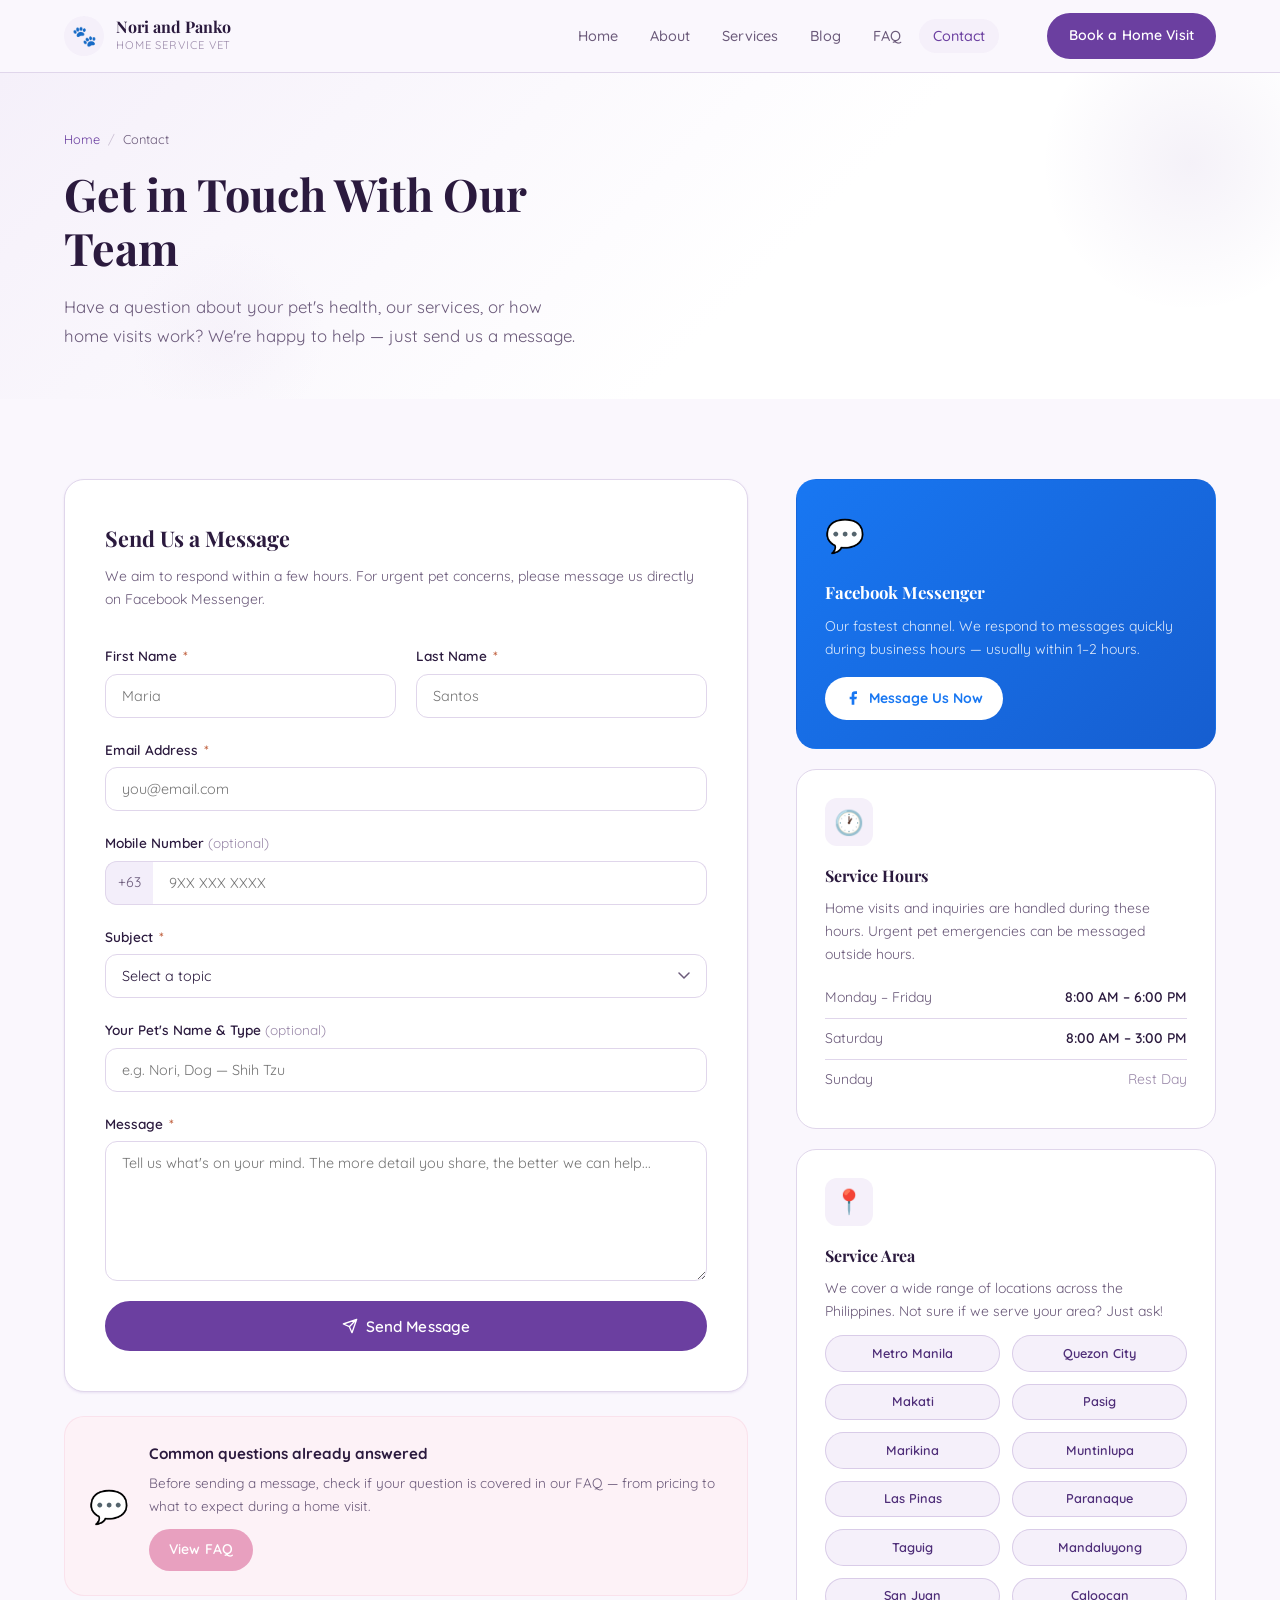
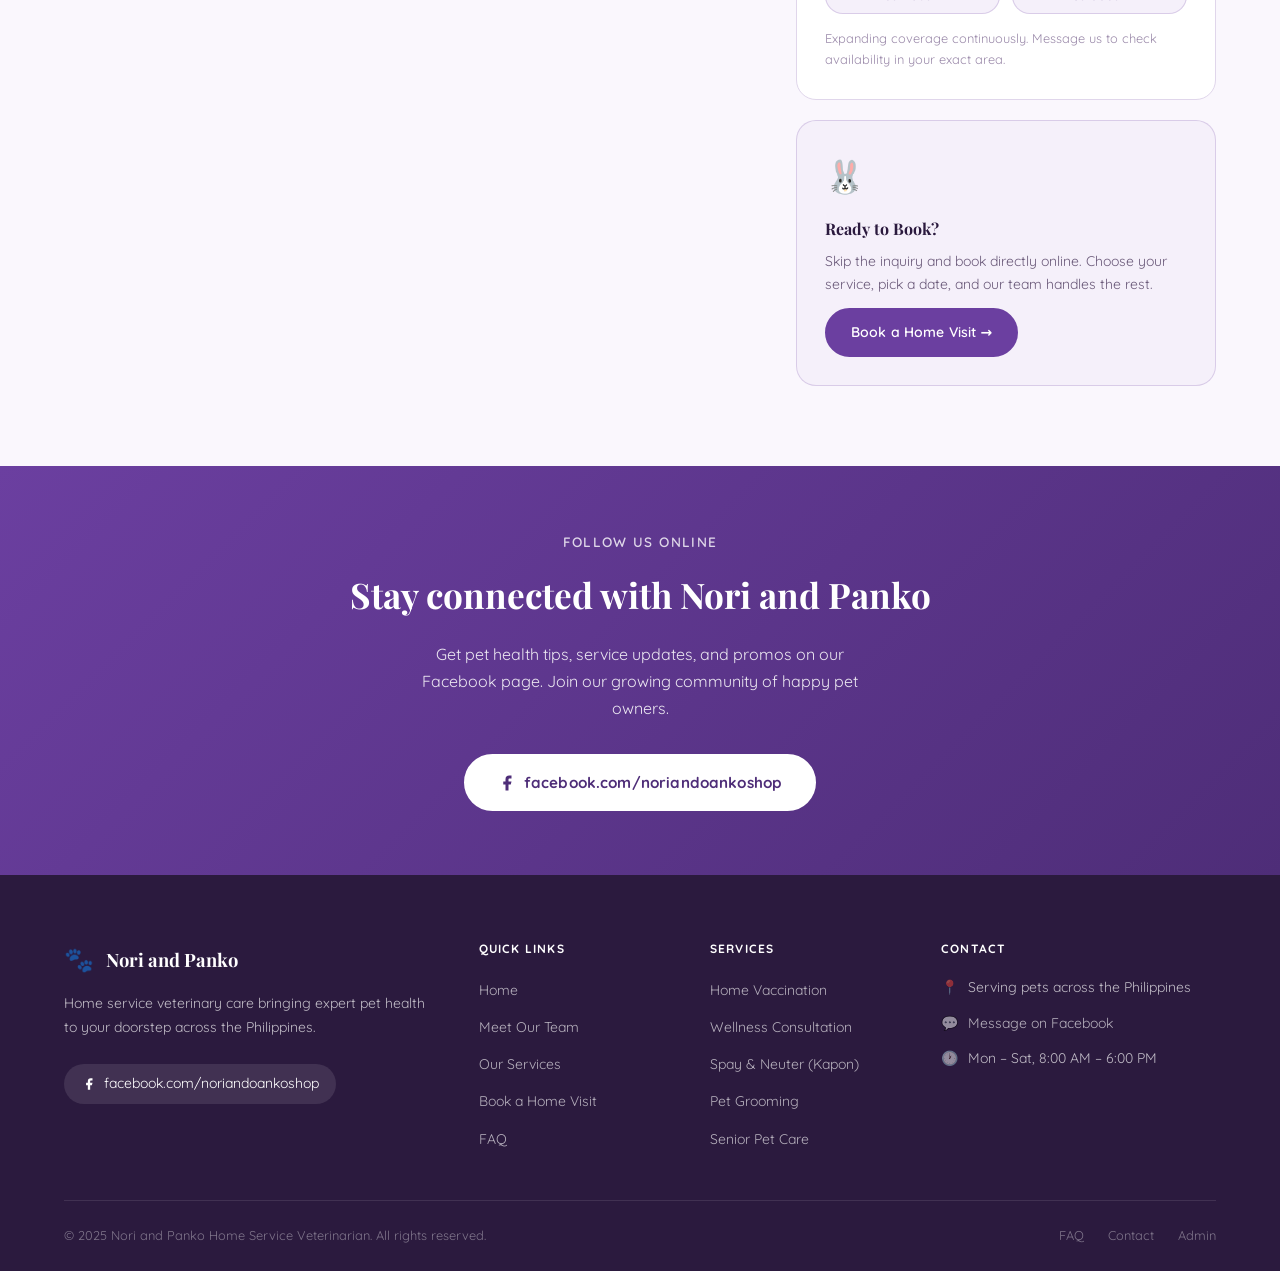
<file: contact.html>
<!DOCTYPE html>
<html lang="en">
<head>
  <meta charset="UTF-8">
  <meta name="viewport" content="width=device-width, initial-scale=1.0">
  <meta name="description" content="Get in touch with Nori and Panko Home Service Veterinarian. Message us on Facebook, ask a question, or book a home visit for your pet today.">
  <meta name="keywords" content="contact Nori and Panko vet, home vet Philippines contact, mobile veterinarian inquiry, pet care question Philippines">
  <meta property="og:title" content="Contact Us | Nori and Panko Home Service Vet">
  <meta property="og:description" content="Reach out to our home service vet team. We respond quickly on Facebook Messenger and are happy to answer any questions about your pet's care.">
  <meta property="og:type" content="website">
  <title>Contact Us | Nori and Panko Home Service Veterinarian</title>

  <script type="application/ld+json">
  {
    "@context": "https://schema.org",
    "@type": "VeterinaryCare",
    "name": "Nori and Panko Home Service Veterinarian",
    "description": "Home service veterinary care for pets across the Philippines.",
    "url": "https://noriandpanko.com",
    "sameAs": ["https://facebook.com/noriandoankoshop"],
    "serviceType": "Mobile Veterinary Care",
    "areaServed": "Philippines",
    "contactPoint": {
      "@type": "ContactPoint",
      "contactType": "customer service",
      "availableLanguage": ["English", "Filipino"],
      "contactOption": "TollFree"
    }
  }
  </script>

  <link href="https://fonts.googleapis.com/css2?family=Playfair+Display:ital,wght@0,400;0,600;0,700;1,400&family=Quicksand:wght@300;400;500;600;700&display=swap" rel="stylesheet">
  <link rel="stylesheet" href="css/style.css">
  <style>
    :root {
      --clr-primary:          #6B3FA0;
      --clr-primary-dark:     #4E2D78;
      --clr-primary-light:    #B8A0D2;
      --clr-primary-subtle:   #F5F0FA;
      --clr-secondary:        #E8A0BF;
      --clr-secondary-subtle: #FDF2F7;
      --clr-accent:           #F0C060;
      --clr-peach:            #FDE8D0;
      --clr-bg:               #FAF7FD;
      --clr-bg-alt:           #F3EEFA;
      --clr-surface:          #FFFFFF;
      --clr-text:             #2B1A3E;
      --clr-text-secondary:   #6B5A7A;
      --clr-text-muted:       #9B8AAA;
      --clr-border:           #E0D6EB;
      --ff-heading: 'Playfair Display', Georgia, serif;
      --ff-body:    'Quicksand', system-ui, sans-serif;
      --radius-sm:  0.375rem;
      --radius-md:  0.75rem;
      --radius-lg:  1.25rem;
      --radius-full: 9999px;
      --shadow-sm:  0 1px 3px rgba(107,63,160,.08), 0 1px 2px rgba(107,63,160,.04);
      --shadow-md:  0 4px 16px rgba(107,63,160,.10), 0 2px 6px rgba(107,63,160,.06);
      --transition: 0.22s cubic-bezier(0.4, 0, 0.2, 1);
    }
    *, *::before, *::after { box-sizing: border-box; margin: 0; padding: 0; }
    html { scroll-behavior: smooth; -webkit-font-smoothing: antialiased; }
    body { font-family: var(--ff-body); font-size: 1rem; line-height: 1.7; color: var(--clr-text); background: var(--clr-bg); }
    img { display: block; max-width: 100%; }
    a { color: inherit; text-decoration: none; }
    ul { list-style: none; padding: 0; margin: 0; }
    button { cursor: pointer; border: none; background: none; font-family: inherit; }

    .container { width: 100%; max-width: 1200px; margin-inline: auto; padding-inline: 1.5rem; }
    .section { padding-block: 5rem; }

    .btn { display: inline-flex; align-items: center; gap: 0.5rem; font-family: var(--ff-body); font-size: 0.95rem; font-weight: 600; border-radius: var(--radius-full); padding: 0.85rem 2rem; transition: all var(--transition); white-space: nowrap; text-decoration: none; border: 2px solid transparent; cursor: pointer; }
    .btn-primary { background: var(--clr-primary); color: #fff; border-color: var(--clr-primary); }
    .btn-primary:hover { background: var(--clr-primary-dark); border-color: var(--clr-primary-dark); transform: translateY(-1px); box-shadow: 0 6px 20px rgba(107,63,160,.35); }
    .btn-secondary { background: transparent; color: var(--clr-primary); border-color: var(--clr-primary); }
    .btn-secondary:hover { background: var(--clr-primary-subtle); transform: translateY(-1px); }
    .btn-sm { padding: 0.55rem 1.25rem; font-size: 0.875rem; }
    .btn-lg { padding: 1rem 2.5rem; font-size: 1.05rem; }

    /* NAV */
    .nav { position: sticky; top: 0; z-index: 1000; background: rgba(250,247,253,.92); backdrop-filter: blur(16px); -webkit-backdrop-filter: blur(16px); border-bottom: 1px solid var(--clr-border); transition: box-shadow var(--transition); }
    .nav.scrolled { box-shadow: var(--shadow-md); }
    .nav-container { display: flex; align-items: center; gap: 2rem; height: 72px; }
    .nav-logo { display: flex; align-items: center; gap: 0.75rem; text-decoration: none; flex-shrink: 0; }
    .nav-links { display: flex; align-items: center; gap: 0.25rem; list-style: none; margin: 0; padding: 0; margin-left: auto; }
    .nav-links a { font-size: 0.9rem; font-weight: 500; color: var(--clr-text-secondary); text-decoration: none; padding: 0.5rem 0.875rem; border-radius: var(--radius-full); transition: all var(--transition); }
    .nav-links a:hover, .nav-links a.active { color: var(--clr-primary); background: var(--clr-primary-subtle); }
    .nav-actions { display: flex; align-items: center; gap: 0.75rem; margin-left: 1rem; }
    .nav-toggle { display: none; flex-direction: column; gap: 5px; padding: 0.5rem; cursor: pointer; background: none; border: none; margin-left: auto; }
    .nav-toggle span { display: block; width: 22px; height: 2px; background: var(--clr-text); border-radius: 2px; transition: all var(--transition); }
    .nav-mobile-menu { display: none; padding: 1.25rem 1.5rem 1.5rem; border-top: 1px solid var(--clr-border); background: rgba(250,247,253,.97); }
    .nav-mobile-menu.open { display: block; }

    /* PAGE HERO */
    .page-hero { background: linear-gradient(135deg, var(--clr-primary-subtle) 0%, #fff 60%); padding: 3.5rem 0 3rem; position: relative; overflow: hidden; }
    .page-hero::before { content: ''; position: absolute; top: -60px; right: -60px; width: 300px; height: 300px; background: radial-gradient(circle, rgba(107,63,160,.07) 0%, transparent 70%); border-radius: 50%; }

    /* CONTACT GRID */
    .contact-layout { display: grid; grid-template-columns: 1fr 420px; gap: 3rem; align-items: start; }

    /* FORM */
    .contact-form-card { background: var(--clr-surface); border: 1px solid var(--clr-border); border-radius: var(--radius-lg); padding: 2.5rem; box-shadow: var(--shadow-sm); }
    .form-group { display: flex; flex-direction: column; gap: 0.4rem; margin-bottom: 1.25rem; }
    label { font-size: 0.85rem; font-weight: 600; color: var(--clr-text); }
    label .req { color: #C0613F; margin-left: 2px; }
    input[type="text"], input[type="email"], input[type="tel"], select, textarea { width: 100%; padding: 0.75rem 1rem; border: 1.5px solid var(--clr-border); border-radius: var(--radius-md); font-family: var(--ff-body); font-size: 0.9rem; color: var(--clr-text); background: var(--clr-surface); transition: border-color var(--transition), box-shadow var(--transition); outline: none; appearance: none; -webkit-appearance: none; }
    input:focus, select:focus, textarea:focus { border-color: var(--clr-primary); box-shadow: 0 0 0 3px rgba(107,63,160,.12); }
    select { background-image: url("data:image/svg+xml,%3Csvg xmlns='http://www.w3.org/2000/svg' width='12' height='8' viewBox='0 0 12 8'%3E%3Cpath d='M1 1l5 5 5-5' stroke='%236B5A7A' stroke-width='1.5' fill='none' stroke-linecap='round'/%3E%3C/svg%3E"); background-repeat: no-repeat; background-position: right 1rem center; padding-right: 2.5rem; }
    textarea { resize: vertical; min-height: 120px; }
    .field-error { font-size: 0.78rem; color: #C0613F; margin-top: 0.25rem; display: none; }
    .field-error.show { display: block; }

    /* CONTACT INFO SIDEBAR */
    .contact-info-stack { display: flex; flex-direction: column; gap: 1.25rem; }
    .contact-card { background: var(--clr-surface); border: 1px solid var(--clr-border); border-radius: var(--radius-lg); padding: 1.75rem; }
    .contact-card-icon { width: 48px; height: 48px; border-radius: var(--radius-md); background: var(--clr-primary-subtle); display: flex; align-items: center; justify-content: center; font-size: 1.5rem; margin-bottom: 1rem; }
    .contact-card h3 { font-family: var(--ff-heading); font-size: 1rem; font-weight: 700; color: var(--clr-text); margin-bottom: 0.5rem; }
    .contact-card p { font-size: 0.875rem; color: var(--clr-text-secondary); line-height: 1.65; margin-bottom: 0.75rem; }

    /* SERVICE AREA */
    .service-area-grid { display: grid; grid-template-columns: 1fr 1fr; gap: 0.75rem; margin-top: 0.75rem; }
    .area-tag { background: var(--clr-primary-subtle); border: 1px solid rgba(107,63,160,.2); border-radius: var(--radius-full); padding: 0.4rem 0.875rem; font-size: 0.8rem; font-weight: 600; color: var(--clr-primary-dark); text-align: center; }

    /* HOURS TABLE */
    .hours-row { display: flex; justify-content: space-between; padding: 0.5rem 0; border-bottom: 1px solid var(--clr-border); font-size: 0.875rem; }
    .hours-row:last-child { border-bottom: none; }
    .hours-day { color: var(--clr-text-secondary); }
    .hours-time { font-weight: 600; color: var(--clr-text); }
    .hours-time.closed { color: var(--clr-text-muted); font-weight: 400; }

    /* SUCCESS */
    .form-success { display: none; text-align: center; padding: 2rem 1rem; }
    .form-success.visible { display: block; }
    .success-icon { font-size: 3rem; margin-bottom: 1rem; }

    /* CTA BAND */
    .cta-band { background: linear-gradient(135deg, var(--clr-primary) 0%, var(--clr-primary-dark) 100%); color: white; padding: 4rem 0; text-align: center; }

    @media (max-width: 900px) { .contact-layout { grid-template-columns: 1fr; } }
    @media (max-width: 768px) { .nav-links, .nav-actions { display: none; } .nav-toggle { display: flex; } .service-area-grid { grid-template-columns: 1fr 1fr; } .contact-form-card { padding: 1.75rem; } }
  </style>
</head>
<body>

<!-- NAV -->
<nav class="nav" id="mainNav">
  <div class="container nav-container">
    <a href="index.html" class="nav-logo">
      <div style="width:40px;height:40px;border-radius:50%;background:var(--clr-primary-subtle);display:flex;align-items:center;justify-content:center;flex-shrink:0;font-size:1.25rem;">🐾</div>
      <div>
        <div style="font-family:'Playfair Display',serif;font-size:1rem;font-weight:700;color:var(--clr-text);line-height:1.2;">Nori and Panko</div>
        <div style="font-size:0.7rem;color:var(--clr-text-muted);letter-spacing:0.08em;text-transform:uppercase;">Home Service Vet</div>
      </div>
    </a>
    <ul class="nav-links" id="navLinks">
      <li><a href="index.html">Home</a></li>
      <li><a href="about.html">About</a></li>
      <li><a href="services.html">Services</a></li>
      <li><a href="blog.html">Blog</a></li>
      <li><a href="faq.html">FAQ</a></li>
      <li><a href="contact.html" class="active">Contact</a></li>
    </ul>
    <div class="nav-actions">
      <a href="booking.html" class="btn btn-primary btn-sm">Book a Home Visit</a>
    </div>
    <button class="nav-toggle" id="navToggle" aria-label="Toggle menu" aria-expanded="false"><span></span><span></span><span></span></button>
  </div>
  <div class="nav-mobile-menu" id="mobileMenu">
    <ul style="list-style:none;padding:0;margin:0 0 1.5rem;">
      <li style="border-bottom:1px solid var(--clr-border);padding:0.875rem 0;"><a href="index.html" style="color:var(--clr-text);font-size:1.125rem;font-weight:500;">Home</a></li>
      <li style="border-bottom:1px solid var(--clr-border);padding:0.875rem 0;"><a href="about.html" style="color:var(--clr-text);font-size:1.125rem;font-weight:500;">About</a></li>
      <li style="border-bottom:1px solid var(--clr-border);padding:0.875rem 0;"><a href="services.html" style="color:var(--clr-text);font-size:1.125rem;font-weight:500;">Services</a></li>
      <li style="border-bottom:1px solid var(--clr-border);padding:0.875rem 0;"><a href="blog.html" style="color:var(--clr-text);font-size:1.125rem;font-weight:500;">Blog</a></li>
      <li style="border-bottom:1px solid var(--clr-border);padding:0.875rem 0;"><a href="faq.html" style="color:var(--clr-text);font-size:1.125rem;font-weight:500;">FAQ</a></li>
      <li style="padding:0.875rem 0;"><a href="contact.html" style="color:var(--clr-primary);font-size:1.125rem;font-weight:500;">Contact</a></li>
    </ul>
    <a href="booking.html" class="btn btn-primary" style="width:100%;justify-content:center;display:flex;">Book a Home Visit</a>
  </div>
</nav>

<!-- PAGE HERO -->
<section class="page-hero">
  <div class="container">
    <nav aria-label="Breadcrumb" style="margin-bottom:1rem;">
      <ol style="display:flex;align-items:center;gap:0.5rem;list-style:none;padding:0;margin:0;font-size:0.8rem;color:var(--clr-text-muted);">
        <li><a href="index.html" style="color:var(--clr-primary);">Home</a></li>
        <li style="opacity:.5;">/</li>
        <li style="color:var(--clr-text-secondary);">Contact</li>
      </ol>
    </nav>
    <h1 style="font-family:'Playfair Display',serif;font-size:clamp(1.9rem,4vw,2.8rem);font-weight:700;line-height:1.22;color:var(--clr-text);max-width:560px;margin-bottom:1rem;">Get in Touch With Our Team</h1>
    <p style="font-size:1.05rem;color:var(--clr-text-secondary);max-width:520px;line-height:1.75;">Have a question about your pet's health, our services, or how home visits work? We're happy to help — just send us a message.</p>
  </div>
</section>

<!-- CONTACT SECTION -->
<section class="section" style="background:var(--clr-bg);">
  <div class="container">
    <div class="contact-layout">

      <!-- CONTACT FORM -->
      <div>
        <div class="contact-form-card">
          <h2 style="font-family:var(--ff-heading);font-size:1.35rem;font-weight:700;color:var(--clr-text);margin-bottom:0.5rem;">Send Us a Message</h2>
          <p style="font-size:0.875rem;color:var(--clr-text-secondary);margin-bottom:2rem;">We aim to respond within a few hours. For urgent pet concerns, please message us directly on Facebook Messenger.</p>

          <div id="contactFormWrap">
            <form id="contactForm" novalidate>
              <div style="display:grid;grid-template-columns:1fr 1fr;gap:1.25rem;">
                <div class="form-group" style="margin-bottom:0;">
                  <label for="contactFirst">First Name <span class="req">*</span></label>
                  <input type="text" id="contactFirst" placeholder="Maria" autocomplete="given-name">
                  <span class="field-error" id="contactFirstErr">Please enter your first name.</span>
                </div>
                <div class="form-group" style="margin-bottom:0;">
                  <label for="contactLast">Last Name <span class="req">*</span></label>
                  <input type="text" id="contactLast" placeholder="Santos" autocomplete="family-name">
                  <span class="field-error" id="contactLastErr">Please enter your last name.</span>
                </div>
              </div>
              <div class="form-group" style="margin-top:1.25rem;">
                <label for="contactEmail">Email Address <span class="req">*</span></label>
                <input type="email" id="contactEmail" placeholder="you@email.com" autocomplete="email">
                <span class="field-error" id="contactEmailErr">Please enter a valid email address.</span>
              </div>
              <div class="form-group">
                <label for="contactMobile">Mobile Number <span style="color:var(--clr-text-muted);font-weight:400;">(optional)</span></label>
                <div style="display:flex;">
                  <span style="display:flex;align-items:center;padding:0 0.75rem;background:var(--clr-bg-alt);border:1.5px solid var(--clr-border);border-right:none;border-radius:var(--radius-md) 0 0 var(--radius-md);font-size:0.875rem;color:var(--clr-text-secondary);white-space:nowrap;flex-shrink:0;">+63</span>
                  <input type="tel" id="contactMobile" placeholder="9XX XXX XXXX" autocomplete="tel" style="border-radius:0 var(--radius-md) var(--radius-md) 0;border-left:none;">
                </div>
              </div>
              <div class="form-group">
                <label for="contactSubject">Subject <span class="req">*</span></label>
                <select id="contactSubject">
                  <option value="">Select a topic</option>
                  <option value="Booking Inquiry">Booking Inquiry</option>
                  <option value="Service Information">Service Information</option>
                  <option value="Pricing">Pricing Question</option>
                  <option value="Service Area">Service Area / Coverage</option>
                  <option value="Pet Emergency">Pet Emergency</option>
                  <option value="Post-Visit Follow-up">Post-Visit Follow-up</option>
                  <option value="Feedback">Feedback or Suggestion</option>
                  <option value="Other">Other</option>
                </select>
                <span class="field-error" id="contactSubjectErr">Please select a subject.</span>
              </div>
              <div class="form-group">
                <label for="contactPet">Your Pet's Name &amp; Type <span style="color:var(--clr-text-muted);font-weight:400;">(optional)</span></label>
                <input type="text" id="contactPet" placeholder="e.g. Nori, Dog — Shih Tzu">
              </div>
              <div class="form-group">
                <label for="contactMessage">Message <span class="req">*</span></label>
                <textarea id="contactMessage" placeholder="Tell us what's on your mind. The more detail you share, the better we can help..." style="min-height:140px;"></textarea>
                <span class="field-error" id="contactMessageErr">Please enter a message.</span>
              </div>
              <button type="submit" class="btn btn-primary" style="width:100%;justify-content:center;">
                <svg width="16" height="16" viewBox="0 0 24 24" fill="none"><path d="M22 2L11 13M22 2L15 22l-4-9-9-4 20-7z" stroke="white" stroke-width="2" stroke-linecap="round" stroke-linejoin="round"/></svg>
                Send Message
              </button>
            </form>

            <div class="form-success" id="formSuccess">
              <div class="success-icon">&#129294;</div>
              <h3 style="font-family:var(--ff-heading);font-size:1.4rem;font-weight:700;color:var(--clr-text);margin-bottom:0.75rem;">Message Sent!</h3>
              <p style="font-size:0.95rem;color:var(--clr-text-secondary);max-width:380px;margin:0 auto 1.5rem;line-height:1.7;">Thank you for reaching out. Our team will get back to you within a few hours. For faster responses, you can also message us directly on Facebook.</p>
              <a href="https://facebook.com/noriandoankoshop" target="_blank" rel="noopener" class="btn btn-primary">
                <svg width="16" height="16" viewBox="0 0 24 24" fill="currentColor"><path d="M18 2h-3a5 5 0 00-5 5v3H7v4h3v8h4v-8h3l1-4h-4V7a1 1 0 011-1h3z"/></svg>
                Message Us on Facebook
              </a>
            </div>
          </div>
        </div>

        <!-- FAQ NUDGE -->
        <div style="margin-top:1.5rem;background:var(--clr-secondary-subtle);border:1px solid rgba(232,160,191,.2);border-radius:var(--radius-lg);padding:1.5rem;display:flex;align-items:center;gap:1.25rem;">
          <div style="font-size:2rem;flex-shrink:0;">&#128172;</div>
          <div>
            <h4 style="font-size:0.95rem;font-weight:700;color:var(--clr-text);margin-bottom:0.25rem;">Common questions already answered</h4>
            <p style="font-size:0.85rem;color:var(--clr-text-secondary);margin-bottom:0.75rem;">Before sending a message, check if your question is covered in our FAQ — from pricing to what to expect during a home visit.</p>
            <a href="faq.html" class="btn btn-sm" style="background:var(--clr-secondary);color:white;border:none;">View FAQ</a>
          </div>
        </div>
      </div>

      <!-- SIDEBAR INFO -->
      <div class="contact-info-stack">

        <!-- Facebook Primary -->
        <div class="contact-card" style="background:linear-gradient(135deg,#1877F2 0%,#165ED0 100%);border-color:transparent;color:white;">
          <div style="font-size:2rem;margin-bottom:1rem;">&#128172;</div>
          <h3 style="color:white;font-family:var(--ff-heading);font-size:1.05rem;margin-bottom:0.5rem;">Facebook Messenger</h3>
          <p style="color:rgba(255,255,255,0.85);font-size:0.875rem;margin-bottom:1rem;">Our fastest channel. We respond to messages quickly during business hours — usually within 1–2 hours.</p>
          <a href="https://facebook.com/noriandoankoshop" target="_blank" rel="noopener" style="display:inline-flex;align-items:center;gap:0.5rem;background:white;color:#1877F2;font-weight:700;font-size:0.875rem;padding:0.6rem 1.25rem;border-radius:var(--radius-full);text-decoration:none;">
            <svg width="16" height="16" viewBox="0 0 24 24" fill="currentColor"><path d="M18 2h-3a5 5 0 00-5 5v3H7v4h3v8h4v-8h3l1-4h-4V7a1 1 0 011-1h3z"/></svg>
            Message Us Now
          </a>
        </div>

        <!-- Service Hours -->
        <div class="contact-card">
          <div class="contact-card-icon">&#128336;</div>
          <h3>Service Hours</h3>
          <p>Home visits and inquiries are handled during these hours. Urgent pet emergencies can be messaged outside hours.</p>
          <div>
            <div class="hours-row"><span class="hours-day">Monday – Friday</span><span class="hours-time">8:00 AM – 6:00 PM</span></div>
            <div class="hours-row"><span class="hours-day">Saturday</span><span class="hours-time">8:00 AM – 3:00 PM</span></div>
            <div class="hours-row"><span class="hours-day">Sunday</span><span class="hours-time closed">Rest Day</span></div>
          </div>
        </div>

        <!-- Service Area -->
        <div class="contact-card">
          <div class="contact-card-icon">&#128205;</div>
          <h3>Service Area</h3>
          <p>We cover a wide range of locations across the Philippines. Not sure if we serve your area? Just ask!</p>
          <div class="service-area-grid">
            <div class="area-tag">Metro Manila</div>
            <div class="area-tag">Quezon City</div>
            <div class="area-tag">Makati</div>
            <div class="area-tag">Pasig</div>
            <div class="area-tag">Marikina</div>
            <div class="area-tag">Muntinlupa</div>
            <div class="area-tag">Las Pinas</div>
            <div class="area-tag">Paranaque</div>
            <div class="area-tag">Taguig</div>
            <div class="area-tag">Mandaluyong</div>
            <div class="area-tag">San Juan</div>
            <div class="area-tag">Caloocan</div>
          </div>
          <p style="font-size:0.8rem;color:var(--clr-text-muted);margin-top:0.875rem;margin-bottom:0;">Expanding coverage continuously. Message us to check availability in your exact area.</p>
        </div>

        <!-- Booking CTA -->
        <div class="contact-card" style="background:var(--clr-primary-subtle);border-color:rgba(107,63,160,.2);">
          <div style="font-size:2rem;margin-bottom:0.75rem;">&#128048;</div>
          <h3 style="font-family:var(--ff-heading);">Ready to Book?</h3>
          <p>Skip the inquiry and book directly online. Choose your service, pick a date, and our team handles the rest.</p>
          <a href="booking.html" class="btn btn-primary" style="font-size:0.875rem;padding:0.65rem 1.5rem;">Book a Home Visit &rarr;</a>
        </div>

      </div>
    </div>
  </div>
</section>

<!-- CTA BAND -->
<section class="cta-band">
  <div class="container">
    <p style="font-size:0.85rem;font-weight:600;letter-spacing:0.1em;text-transform:uppercase;opacity:.8;margin-bottom:0.75rem;">Follow Us Online</p>
    <h2 style="font-family:var(--ff-heading);font-size:clamp(1.6rem,3vw,2.2rem);font-weight:700;margin-bottom:1rem;">Stay connected with Nori and Panko</h2>
    <p style="font-size:1rem;opacity:.88;max-width:480px;margin:0 auto 2rem;line-height:1.7;">Get pet health tips, service updates, and promos on our Facebook page. Join our growing community of happy pet owners.</p>
    <a href="https://facebook.com/noriandoankoshop" target="_blank" rel="noopener" class="btn" style="background:white;color:var(--clr-primary-dark);border-color:white;font-weight:700;">
      <svg width="18" height="18" viewBox="0 0 24 24" fill="currentColor"><path d="M18 2h-3a5 5 0 00-5 5v3H7v4h3v8h4v-8h3l1-4h-4V7a1 1 0 011-1h3z"/></svg>
      facebook.com/noriandoankoshop
    </a>
  </div>
</section>

<!-- FOOTER -->
<footer style="background:#2B1A3E;color:rgba(255,255,255,0.7);padding:4rem 0 0;">
  <div class="container">
    <div style="display:grid;grid-template-columns:2fr 1fr 1fr 1.5fr;gap:3rem;padding-bottom:3rem;border-bottom:1px solid rgba(255,255,255,0.1);">
      <div>
        <div style="display:flex;align-items:center;gap:0.75rem;margin-bottom:0.75rem;">
          <span style="font-size:1.5rem;">🐾</span>
          <div style="font-family:'Playfair Display',serif;font-size:1.15rem;font-weight:700;color:white;">Nori and Panko</div>
        </div>
        <p style="font-size:0.875rem;line-height:1.7;margin-bottom:1.5rem;">Home service veterinary care bringing expert pet health to your doorstep across the Philippines.</p>
        <a href="https://facebook.com/noriandoankoshop" target="_blank" rel="noopener" style="display:inline-flex;align-items:center;gap:0.5rem;padding:0.5rem 1.1rem;background:rgba(255,255,255,0.1);border-radius:9999px;color:white;font-size:0.875rem;text-decoration:none;" onmouseover="this.style.background='var(--clr-primary)'" onmouseout="this.style.background='rgba(255,255,255,0.1)'">
          <svg width="14" height="14" viewBox="0 0 24 24" fill="currentColor"><path d="M18 2h-3a5 5 0 00-5 5v3H7v4h3v8h4v-8h3l1-4h-4V7a1 1 0 011-1h3z"/></svg>
          facebook.com/noriandoankoshop
        </a>
      </div>
      <div>
        <h4 style="color:white;font-size:0.75rem;font-weight:700;text-transform:uppercase;letter-spacing:0.1em;margin-bottom:1rem;">Quick Links</h4>
        <ul style="list-style:none;padding:0;margin:0;display:flex;flex-direction:column;gap:0.625rem;">
          <li><a href="index.html" style="color:rgba(255,255,255,0.65);font-size:0.875rem;" onmouseover="this.style.color='#B8A0D2'" onmouseout="this.style.color='rgba(255,255,255,0.65)'">Home</a></li>
          <li><a href="about.html" style="color:rgba(255,255,255,0.65);font-size:0.875rem;" onmouseover="this.style.color='#B8A0D2'" onmouseout="this.style.color='rgba(255,255,255,0.65)'">Meet Our Team</a></li>
          <li><a href="services.html" style="color:rgba(255,255,255,0.65);font-size:0.875rem;" onmouseover="this.style.color='#B8A0D2'" onmouseout="this.style.color='rgba(255,255,255,0.65)'">Our Services</a></li>
          <li><a href="booking.html" style="color:rgba(255,255,255,0.65);font-size:0.875rem;" onmouseover="this.style.color='#B8A0D2'" onmouseout="this.style.color='rgba(255,255,255,0.65)'">Book a Home Visit</a></li>
          <li><a href="faq.html" style="color:rgba(255,255,255,0.65);font-size:0.875rem;" onmouseover="this.style.color='#B8A0D2'" onmouseout="this.style.color='rgba(255,255,255,0.65)'">FAQ</a></li>
        </ul>
      </div>
      <div>
        <h4 style="color:white;font-size:0.75rem;font-weight:700;text-transform:uppercase;letter-spacing:0.1em;margin-bottom:1rem;">Services</h4>
        <ul style="list-style:none;padding:0;margin:0;display:flex;flex-direction:column;gap:0.625rem;">
          <li><a href="services.html#vaccination" style="color:rgba(255,255,255,0.65);font-size:0.875rem;" onmouseover="this.style.color='#B8A0D2'" onmouseout="this.style.color='rgba(255,255,255,0.65)'">Home Vaccination</a></li>
          <li><a href="services.html#consultation" style="color:rgba(255,255,255,0.65);font-size:0.875rem;" onmouseover="this.style.color='#B8A0D2'" onmouseout="this.style.color='rgba(255,255,255,0.65)'">Wellness Consultation</a></li>
          <li><a href="services.html#kapon" style="color:rgba(255,255,255,0.65);font-size:0.875rem;" onmouseover="this.style.color='#B8A0D2'" onmouseout="this.style.color='rgba(255,255,255,0.65)'">Spay &amp; Neuter (Kapon)</a></li>
          <li><a href="services.html#grooming" style="color:rgba(255,255,255,0.65);font-size:0.875rem;" onmouseover="this.style.color='#B8A0D2'" onmouseout="this.style.color='rgba(255,255,255,0.65)'">Pet Grooming</a></li>
          <li><a href="services.html#senior" style="color:rgba(255,255,255,0.65);font-size:0.875rem;" onmouseover="this.style.color='#B8A0D2'" onmouseout="this.style.color='rgba(255,255,255,0.65)'">Senior Pet Care</a></li>
        </ul>
      </div>
      <div>
        <h4 style="color:white;font-size:0.75rem;font-weight:700;text-transform:uppercase;letter-spacing:0.1em;margin-bottom:1rem;">Contact</h4>
        <div style="display:flex;flex-direction:column;gap:0.75rem;font-size:0.875rem;">
          <div style="display:flex;gap:0.625rem;"><span style="opacity:.7;">&#128205;</span><span>Serving pets across the Philippines</span></div>
          <div style="display:flex;gap:0.625rem;"><span style="opacity:.7;">&#128172;</span><a href="https://facebook.com/noriandoankoshop" target="_blank" rel="noopener" style="color:rgba(255,255,255,0.65);" onmouseover="this.style.color='#B8A0D2'" onmouseout="this.style.color='rgba(255,255,255,0.65)'">Message on Facebook</a></div>
          <div style="display:flex;gap:0.625rem;"><span style="opacity:.7;">&#128336;</span><span>Mon &ndash; Sat, 8:00 AM &ndash; 6:00 PM</span></div>
        </div>
      </div>
    </div>
    <div style="padding:1.5rem 0;display:flex;justify-content:space-between;align-items:center;gap:1rem;flex-wrap:wrap;">
      <p style="font-size:0.8rem;color:rgba(255,255,255,0.4);">&copy; 2025 Nori and Panko Home Service Veterinarian. All rights reserved.</p>
      <div style="display:flex;gap:1.5rem;">
        <a href="faq.html" style="font-size:0.8rem;color:rgba(255,255,255,0.4);">FAQ</a>
        <a href="contact.html" style="font-size:0.8rem;color:rgba(255,255,255,0.4);">Contact</a>
        <a href="admin.html" style="font-size:0.8rem;color:rgba(255,255,255,0.4);">Admin</a>
      </div>
    </div>
  </div>
</footer>

<script src="js/main.js"></script>
<script>
  /* Contact form */
  (function() {
    const form = document.getElementById('contactForm');
    const successDiv = document.getElementById('formSuccess');
    if (!form) return;

    function showErr(id) { const el = document.getElementById(id); if (el) { el.classList.add('show'); el.style.display = 'block'; } }
    function hideErr(id) { const el = document.getElementById(id); if (el) { el.classList.remove('show'); el.style.display = 'none'; } }

    form.addEventListener('submit', function(e) {
      e.preventDefault();
      let valid = true;

      const first = document.getElementById('contactFirst').value.trim();
      const last = document.getElementById('contactLast').value.trim();
      const email = document.getElementById('contactEmail').value.trim();
      const subject = document.getElementById('contactSubject').value;
      const message = document.getElementById('contactMessage').value.trim();

      if (!first) { showErr('contactFirstErr'); valid = false; } else hideErr('contactFirstErr');
      if (!last) { showErr('contactLastErr'); valid = false; } else hideErr('contactLastErr');
      if (!email || !/\S+@\S+\.\S+/.test(email)) { showErr('contactEmailErr'); valid = false; } else hideErr('contactEmailErr');
      if (!subject) { showErr('contactSubjectErr'); valid = false; } else hideErr('contactSubjectErr');
      if (!message) { showErr('contactMessageErr'); valid = false; } else hideErr('contactMessageErr');

      if (valid) {
        form.style.display = 'none';
        if (successDiv) successDiv.classList.add('visible');
      }
    });
  })();
</script>
</body>
</html>
</file>
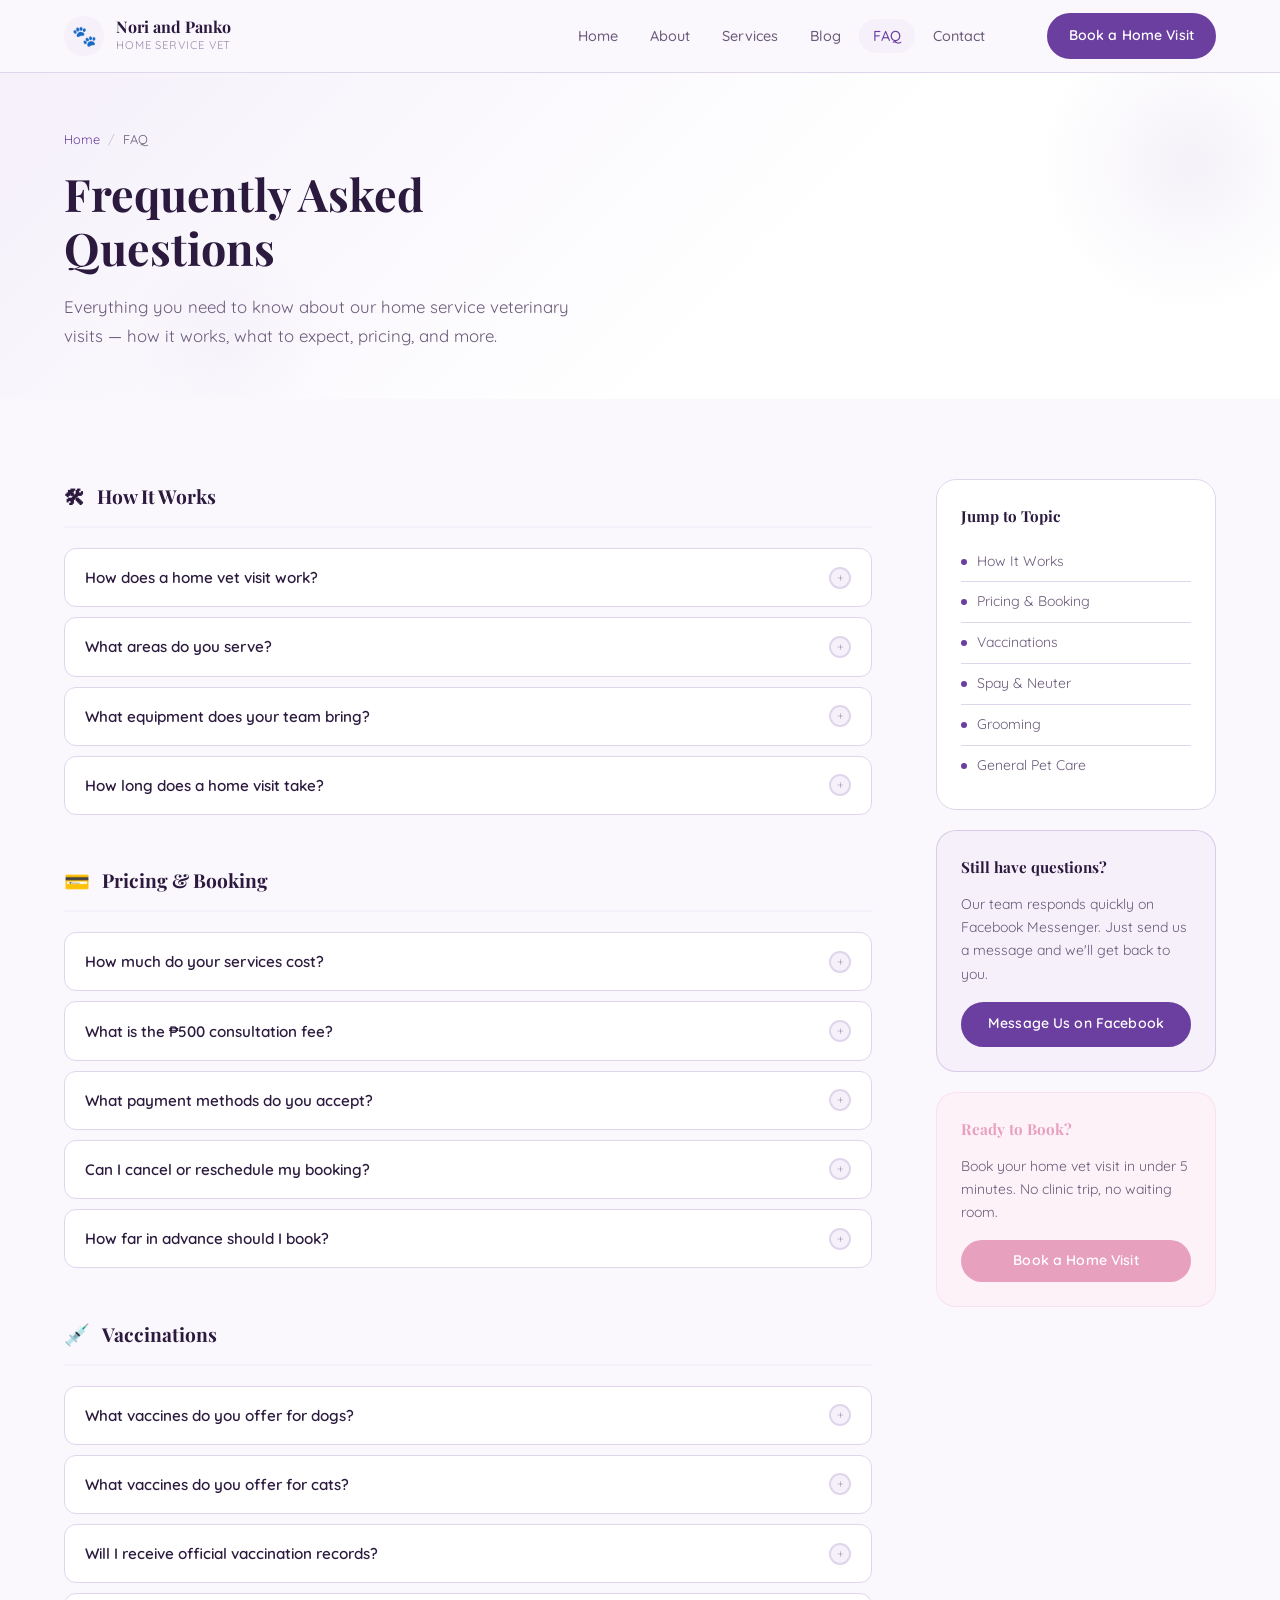
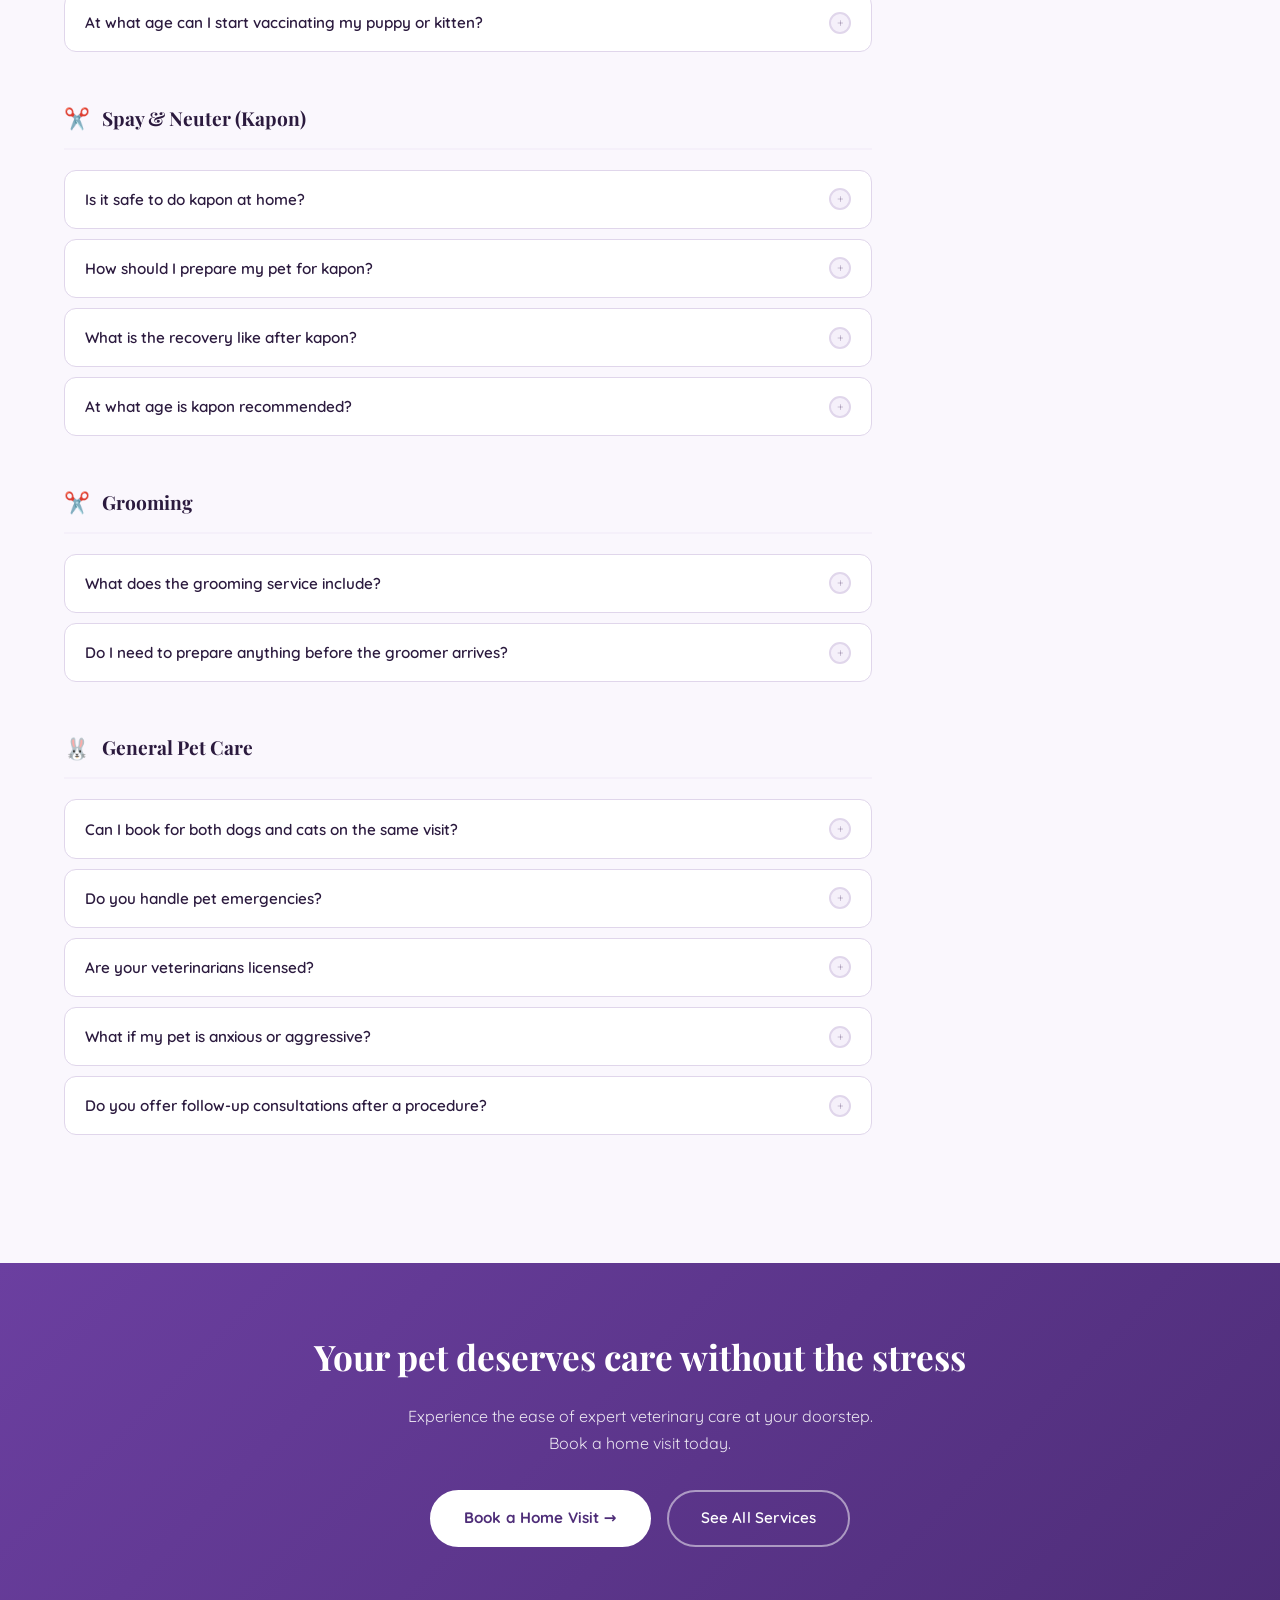
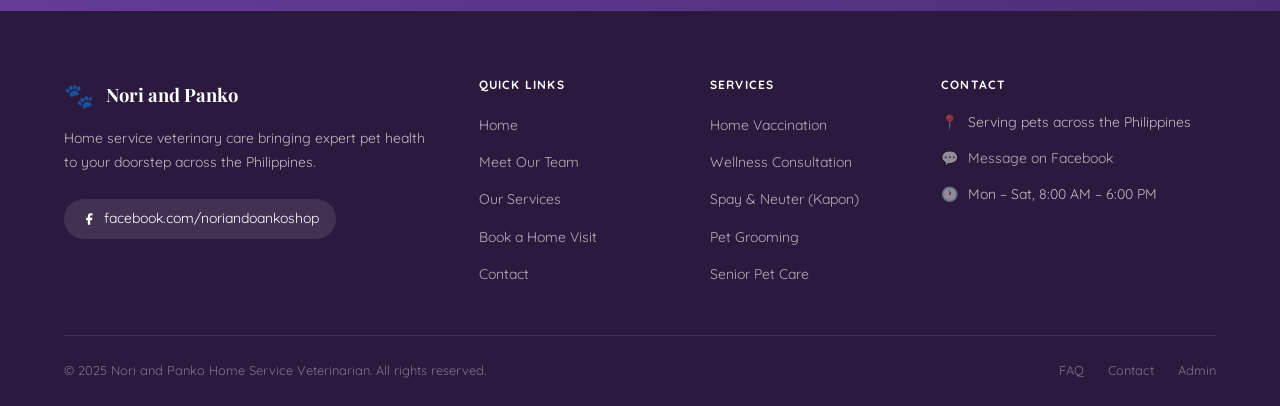
<file: faq.html>
<!DOCTYPE html>
<html lang="en">
<head>
  <meta charset="UTF-8">
  <meta name="viewport" content="width=device-width, initial-scale=1.0">
  <meta name="description" content="Frequently asked questions about Nori and Panko Home Service Veterinarian — how home visits work, pricing, booking, vaccinations, kapon, grooming, and more.">
  <meta name="keywords" content="home vet FAQ Philippines, mobile veterinarian questions, pet vaccination FAQ, kapon FAQ Philippines, Nori and Panko FAQ">
  <meta property="og:title" content="FAQ | Nori and Panko Home Service Veterinarian">
  <meta property="og:description" content="Got questions about our home vet service? Find answers about how it works, pricing, vaccinations, spay/neuter, grooming, and booking policies.">
  <meta property="og:type" content="website">
  <title>FAQ | Nori and Panko Home Service Veterinarian</title>

  <script type="application/ld+json">
  {
    "@context": "https://schema.org",
    "@type": "FAQPage",
    "mainEntity": [
      {
        "@type": "Question",
        "name": "How does a home vet visit work?",
        "acceptedAnswer": {
          "@type": "Answer",
          "text": "You book online, choose your service, select a date and time, and pay the ₱500 consultation fee. On the day, our licensed vet team arrives at your home fully equipped — no need to travel to a clinic."
        }
      },
      {
        "@type": "Question",
        "name": "What areas do you cover?",
        "acceptedAnswer": {
          "@type": "Answer",
          "text": "We currently serve most areas in Metro Manila including Quezon City, Makati, Pasig, Marikina, Muntinlupa, Las Piñas, Parañaque, Taguig, Mandaluyong, San Juan, and Caloocan. Message us on Facebook to confirm availability in your specific area."
        }
      },
      {
        "@type": "Question",
        "name": "How much do your services cost?",
        "acceptedAnswer": {
          "@type": "Answer",
          "text": "Prices vary by service: Home vaccination starts at ₱800, wellness consultations at ₱600, deworming at ₱200, spay/neuter (kapon) at ₱2,500, and grooming at ₱350. A ₱500 consultation fee is collected at booking and credited toward your total bill."
        }
      },
      {
        "@type": "Question",
        "name": "Is spay and neuter (kapon) done at home?",
        "acceptedAnswer": {
          "@type": "Answer",
          "text": "Yes. Our team performs spay and neuter procedures at your home in a clean, controlled environment. We bring all necessary equipment including anesthesia monitoring tools. Your pet can recover comfortably in their own space."
        }
      },
      {
        "@type": "Question",
        "name": "What payment methods do you accept?",
        "acceptedAnswer": {
          "@type": "Answer",
          "text": "We accept GCash, PayMaya/Maya, and bank transfer (BDO/BPI). Payment is required to confirm your booking slot. Cash arrangements can be discussed via Facebook Messenger."
        }
      },
      {
        "@type": "Question",
        "name": "Can I cancel or reschedule my booking?",
        "acceptedAnswer": {
          "@type": "Answer",
          "text": "Yes. Cancellations or rescheduling requests made at least 24 hours before your scheduled visit are fully accommodated. The ₱500 consultation fee is transferable to a new date. Late cancellations (under 24 hours) may forfeit the fee."
        }
      }
    ]
  }
  </script>

  <link href="https://fonts.googleapis.com/css2?family=Playfair+Display:ital,wght@0,400;0,600;0,700;1,400&family=Quicksand:wght@300;400;500;600;700&display=swap" rel="stylesheet">
  <link rel="stylesheet" href="css/style.css">
  <style>
    :root {
      --clr-primary:          #6B3FA0;
      --clr-primary-dark:     #4E2D78;
      --clr-primary-light:    #B8A0D2;
      --clr-primary-subtle:   #F5F0FA;
      --clr-secondary:        #E8A0BF;
      --clr-secondary-subtle: #FDF2F7;
      --clr-accent:           #F0C060;
      --clr-peach:            #FDE8D0;
      --clr-bg:               #FAF7FD;
      --clr-bg-alt:           #F3EEFA;
      --clr-surface:          #FFFFFF;
      --clr-text:             #2B1A3E;
      --clr-text-secondary:   #6B5A7A;
      --clr-text-muted:       #9B8AAA;
      --clr-border:           #E0D6EB;
      --ff-heading: 'Playfair Display', Georgia, serif;
      --ff-body:    'Quicksand', system-ui, sans-serif;
      --radius-sm:  0.375rem;
      --radius-md:  0.75rem;
      --radius-lg:  1.25rem;
      --radius-full: 9999px;
      --shadow-sm:  0 1px 3px rgba(107,63,160,.08), 0 1px 2px rgba(107,63,160,.04);
      --shadow-md:  0 4px 16px rgba(107,63,160,.10), 0 2px 6px rgba(107,63,160,.06);
      --transition: 0.22s cubic-bezier(0.4, 0, 0.2, 1);
    }
    *, *::before, *::after { box-sizing: border-box; margin: 0; padding: 0; }
    html { scroll-behavior: smooth; -webkit-font-smoothing: antialiased; }
    body { font-family: var(--ff-body); font-size: 1rem; line-height: 1.7; color: var(--clr-text); background: var(--clr-bg); }
    img { display: block; max-width: 100%; }
    a { color: inherit; text-decoration: none; }
    ul { list-style: none; padding: 0; margin: 0; }
    button { cursor: pointer; border: none; background: none; font-family: inherit; }

    .container { width: 100%; max-width: 1200px; margin-inline: auto; padding-inline: 1.5rem; }
    .section { padding-block: 5rem; }

    .btn { display: inline-flex; align-items: center; gap: 0.5rem; font-family: var(--ff-body); font-size: 0.95rem; font-weight: 600; border-radius: var(--radius-full); padding: 0.85rem 2rem; transition: all var(--transition); white-space: nowrap; text-decoration: none; border: 2px solid transparent; cursor: pointer; }
    .btn-primary { background: var(--clr-primary); color: #fff; border-color: var(--clr-primary); }
    .btn-primary:hover { background: var(--clr-primary-dark); border-color: var(--clr-primary-dark); transform: translateY(-1px); box-shadow: 0 6px 20px rgba(107,63,160,.35); }
    .btn-secondary { background: transparent; color: var(--clr-primary); border-color: var(--clr-primary); }
    .btn-secondary:hover { background: var(--clr-primary-subtle); }
    .btn-sm { padding: 0.55rem 1.25rem; font-size: 0.875rem; }

    /* NAV */
    .nav { position: sticky; top: 0; z-index: 1000; background: rgba(250,247,253,.92); backdrop-filter: blur(16px); -webkit-backdrop-filter: blur(16px); border-bottom: 1px solid var(--clr-border); transition: box-shadow var(--transition); }
    .nav.scrolled { box-shadow: var(--shadow-md); }
    .nav-container { display: flex; align-items: center; gap: 2rem; height: 72px; }
    .nav-logo { display: flex; align-items: center; gap: 0.75rem; text-decoration: none; flex-shrink: 0; }
    .nav-links { display: flex; align-items: center; gap: 0.25rem; list-style: none; margin: 0; padding: 0; margin-left: auto; }
    .nav-links a { font-size: 0.9rem; font-weight: 500; color: var(--clr-text-secondary); text-decoration: none; padding: 0.5rem 0.875rem; border-radius: var(--radius-full); transition: all var(--transition); }
    .nav-links a:hover, .nav-links a.active { color: var(--clr-primary); background: var(--clr-primary-subtle); }
    .nav-actions { display: flex; align-items: center; gap: 0.75rem; margin-left: 1rem; }
    .nav-toggle { display: none; flex-direction: column; gap: 5px; padding: 0.5rem; cursor: pointer; background: none; border: none; margin-left: auto; }
    .nav-toggle span { display: block; width: 22px; height: 2px; background: var(--clr-text); border-radius: 2px; transition: all var(--transition); }
    .nav-mobile-menu { display: none; padding: 1.25rem 1.5rem 1.5rem; border-top: 1px solid var(--clr-border); background: rgba(250,247,253,.97); }
    .nav-mobile-menu.open { display: block; }

    /* PAGE HERO */
    .page-hero { background: linear-gradient(135deg, var(--clr-primary-subtle) 0%, #fff 60%); padding: 3.5rem 0 3rem; position: relative; overflow: hidden; }
    .page-hero::before { content: ''; position: absolute; top: -60px; right: -60px; width: 300px; height: 300px; background: radial-gradient(circle, rgba(107,63,160,.07) 0%, transparent 70%); border-radius: 50%; }

    /* FAQ LAYOUT */
    .faq-layout { display: grid; grid-template-columns: 1fr 280px; gap: 4rem; align-items: start; }

    /* ACCORDION */
    .faq-category { margin-bottom: 3rem; }
    .faq-category-title { font-family: var(--ff-heading); font-size: 1.2rem; font-weight: 700; color: var(--clr-text); margin-bottom: 1.25rem; padding-bottom: 0.75rem; border-bottom: 2px solid var(--clr-primary-subtle); display: flex; align-items: center; gap: 0.75rem; }
    .faq-category-icon { font-size: 1.3rem; }

    .accordion-item { border: 1px solid var(--clr-border); border-radius: var(--radius-md); overflow: hidden; margin-bottom: 0.625rem; background: var(--clr-surface); transition: box-shadow var(--transition); }
    .accordion-item:hover { box-shadow: var(--shadow-sm); }
    .accordion-trigger { width: 100%; display: flex; align-items: center; justify-content: space-between; gap: 1rem; padding: 1.1rem 1.25rem; font-size: 0.95rem; font-weight: 600; color: var(--clr-text); background: none; border: none; cursor: pointer; text-align: left; font-family: var(--ff-body); transition: background var(--transition); }
    .accordion-trigger:hover { background: var(--clr-primary-subtle); }
    .accordion-trigger[aria-expanded="true"] { background: var(--clr-primary-subtle); color: var(--clr-primary-dark); }
    .accordion-icon { width: 22px; height: 22px; border-radius: 50%; border: 2px solid var(--clr-border); display: flex; align-items: center; justify-content: center; flex-shrink: 0; transition: all var(--transition); font-size: 0.75rem; color: var(--clr-text-muted); }
    .accordion-trigger[aria-expanded="true"] .accordion-icon { background: var(--clr-primary); border-color: var(--clr-primary); color: white; transform: rotate(45deg); }
    .accordion-body { display: none; padding: 0 1.25rem 1.25rem; font-size: 0.9rem; color: var(--clr-text-secondary); line-height: 1.75; }
    .accordion-body.open { display: block; }
    .accordion-body p { margin-bottom: 0.75rem; }
    .accordion-body p:last-child { margin-bottom: 0; }
    .accordion-body ul { list-style: disc; padding-left: 1.25rem; display: flex; flex-direction: column; gap: 0.375rem; }
    .accordion-body a { color: var(--clr-primary); text-decoration: underline; }

    /* SIDEBAR */
    .faq-sidebar { position: sticky; top: calc(72px + 2rem); display: flex; flex-direction: column; gap: 1.25rem; }
    .sidebar-card { background: var(--clr-surface); border: 1px solid var(--clr-border); border-radius: var(--radius-lg); padding: 1.5rem; }
    .sidebar-card h4 { font-family: var(--ff-heading); font-size: 0.95rem; font-weight: 700; color: var(--clr-text); margin-bottom: 0.75rem; }
    .sidebar-nav-link { display: flex; align-items: center; gap: 0.625rem; padding: 0.5rem 0; font-size: 0.875rem; color: var(--clr-text-secondary); border-bottom: 1px solid var(--clr-border); transition: color var(--transition); text-decoration: none; }
    .sidebar-nav-link:last-child { border-bottom: none; }
    .sidebar-nav-link:hover { color: var(--clr-primary); }
    .sidebar-nav-dot { width: 6px; height: 6px; border-radius: 50%; background: var(--clr-primary); flex-shrink: 0; }

    /* CTA BAND */
    .cta-band { background: linear-gradient(135deg, var(--clr-primary) 0%, var(--clr-primary-dark) 100%); color: white; padding: 4rem 0; text-align: center; }

    @media (max-width: 900px) { .faq-layout { grid-template-columns: 1fr; } .faq-sidebar { position: static; } }
    @media (max-width: 768px) { .nav-links, .nav-actions { display: none; } .nav-toggle { display: flex; } }
  </style>
</head>
<body>

<!-- NAV -->
<nav class="nav" id="mainNav">
  <div class="container nav-container">
    <a href="index.html" class="nav-logo">
      <div style="width:40px;height:40px;border-radius:50%;background:var(--clr-primary-subtle);display:flex;align-items:center;justify-content:center;flex-shrink:0;font-size:1.25rem;">🐾</div>
      <div>
        <div style="font-family:'Playfair Display',serif;font-size:1rem;font-weight:700;color:var(--clr-text);line-height:1.2;">Nori and Panko</div>
        <div style="font-size:0.7rem;color:var(--clr-text-muted);letter-spacing:0.08em;text-transform:uppercase;">Home Service Vet</div>
      </div>
    </a>
    <ul class="nav-links" id="navLinks">
      <li><a href="index.html">Home</a></li>
      <li><a href="about.html">About</a></li>
      <li><a href="services.html">Services</a></li>
      <li><a href="blog.html">Blog</a></li>
      <li><a href="faq.html" class="active">FAQ</a></li>
      <li><a href="contact.html">Contact</a></li>
    </ul>
    <div class="nav-actions">
      <a href="booking.html" class="btn btn-primary btn-sm">Book a Home Visit</a>
    </div>
    <button class="nav-toggle" id="navToggle" aria-label="Toggle menu" aria-expanded="false"><span></span><span></span><span></span></button>
  </div>
  <div class="nav-mobile-menu" id="mobileMenu">
    <ul style="list-style:none;padding:0;margin:0 0 1.5rem;">
      <li style="border-bottom:1px solid var(--clr-border);padding:0.875rem 0;"><a href="index.html" style="color:var(--clr-text);font-size:1.125rem;font-weight:500;">Home</a></li>
      <li style="border-bottom:1px solid var(--clr-border);padding:0.875rem 0;"><a href="about.html" style="color:var(--clr-text);font-size:1.125rem;font-weight:500;">About</a></li>
      <li style="border-bottom:1px solid var(--clr-border);padding:0.875rem 0;"><a href="services.html" style="color:var(--clr-text);font-size:1.125rem;font-weight:500;">Services</a></li>
      <li style="border-bottom:1px solid var(--clr-border);padding:0.875rem 0;"><a href="blog.html" style="color:var(--clr-text);font-size:1.125rem;font-weight:500;">Blog</a></li>
      <li style="border-bottom:1px solid var(--clr-border);padding:0.875rem 0;"><a href="faq.html" style="color:var(--clr-primary);font-size:1.125rem;font-weight:500;">FAQ</a></li>
      <li style="padding:0.875rem 0;"><a href="contact.html" style="color:var(--clr-text);font-size:1.125rem;font-weight:500;">Contact</a></li>
    </ul>
    <a href="booking.html" class="btn btn-primary" style="width:100%;justify-content:center;display:flex;">Book a Home Visit</a>
  </div>
</nav>

<!-- PAGE HERO -->
<section class="page-hero">
  <div class="container">
    <nav aria-label="Breadcrumb" style="margin-bottom:1rem;">
      <ol style="display:flex;align-items:center;gap:0.5rem;list-style:none;padding:0;margin:0;font-size:0.8rem;color:var(--clr-text-muted);">
        <li><a href="index.html" style="color:var(--clr-primary);">Home</a></li>
        <li style="opacity:.5;">/</li>
        <li style="color:var(--clr-text-secondary);">FAQ</li>
      </ol>
    </nav>
    <h1 style="font-family:'Playfair Display',serif;font-size:clamp(1.9rem,4vw,2.8rem);font-weight:700;line-height:1.22;color:var(--clr-text);max-width:560px;margin-bottom:1rem;">Frequently Asked Questions</h1>
    <p style="font-size:1.05rem;color:var(--clr-text-secondary);max-width:520px;line-height:1.75;">Everything you need to know about our home service veterinary visits — how it works, what to expect, pricing, and more.</p>
  </div>
</section>

<!-- FAQ CONTENT -->
<section class="section" style="background:var(--clr-bg);">
  <div class="container">
    <div class="faq-layout">

      <!-- MAIN FAQ CONTENT -->
      <div>

        <!-- Category: How It Works -->
        <div class="faq-category" id="how-it-works">
          <h2 class="faq-category-title"><span class="faq-category-icon">&#128736;</span> How It Works</h2>

          <div class="accordion-item">
            <button class="accordion-trigger" aria-expanded="false">
              How does a home vet visit work?
              <span class="accordion-icon">+</span>
            </button>
            <div class="accordion-body">
              <p>It's simple. You book online through our website in five easy steps: enter your pet's info, choose a service, pick a date and time, provide your contact details, and pay the ₱500 consultation fee.</p>
              <p>On the day of your visit, our licensed vet team arrives at your home fully equipped. We handle everything on-site — examination, vaccination, treatment, or procedure. No travel stress for your pet, no clinic waiting rooms for you.</p>
            </div>
          </div>

          <div class="accordion-item">
            <button class="accordion-trigger" aria-expanded="false">
              What areas do you serve?
              <span class="accordion-icon">+</span>
            </button>
            <div class="accordion-body">
              <p>We currently cover most of Metro Manila, including:</p>
              <ul>
                <li>Quezon City, Marikina, San Juan, Mandaluyong</li>
                <li>Makati, Taguig, Pasig, Pateros</li>
                <li>Muntinlupa, Las Piñas, Parañaque, Caloocan</li>
              </ul>
              <p>We're actively expanding. If you're unsure whether we serve your specific barangay, just message us on <a href="https://facebook.com/noriandoankoshop" target="_blank" rel="noopener">Facebook</a> and we'll confirm quickly.</p>
            </div>
          </div>

          <div class="accordion-item">
            <button class="accordion-trigger" aria-expanded="false">
              What equipment does your team bring?
              <span class="accordion-icon">+</span>
            </button>
            <div class="accordion-body">
              <p>Our team arrives fully prepared for the service booked. For vaccinations, we bring licensed, refrigerated vaccines and syringes. For surgical procedures like spay/neuter (kapon), we bring sterile surgical instruments, anesthesia, and monitoring equipment.</p>
              <p>We ask clients to prepare a clean, flat surface (a table or floor space works fine). For surgical procedures, we'll share specific preparation guidelines after booking confirmation.</p>
            </div>
          </div>

          <div class="accordion-item">
            <button class="accordion-trigger" aria-expanded="false">
              How long does a home visit take?
              <span class="accordion-icon">+</span>
            </button>
            <div class="accordion-body">
              <p>It depends on the service:</p>
              <ul>
                <li><strong>Vaccination:</strong> 20–40 minutes</li>
                <li><strong>Wellness Consultation:</strong> 30–60 minutes</li>
                <li><strong>Deworming:</strong> 15–30 minutes</li>
                <li><strong>Grooming:</strong> 1–3 hours depending on pet size and coat</li>
                <li><strong>Spay/Neuter (Kapon):</strong> 2–4 hours including preparation and monitoring</li>
                <li><strong>Senior Pet Exam:</strong> 45–75 minutes</li>
              </ul>
            </div>
          </div>
        </div>

        <!-- Category: Pricing & Booking -->
        <div class="faq-category" id="pricing-booking">
          <h2 class="faq-category-title"><span class="faq-category-icon">&#128179;</span> Pricing &amp; Booking</h2>

          <div class="accordion-item">
            <button class="accordion-trigger" aria-expanded="false">
              How much do your services cost?
              <span class="accordion-icon">+</span>
            </button>
            <div class="accordion-body">
              <p>Our prices vary by service type and pet size. Here are approximate ranges:</p>
              <ul>
                <li><strong>Home Vaccination:</strong> ₱800–₱1,200</li>
                <li><strong>Wellness Consultation:</strong> ₱600–₱800</li>
                <li><strong>Deworming:</strong> ₱200–₱450</li>
                <li><strong>Grooming:</strong> ₱350–₱1,200</li>
                <li><strong>Spay — Female Dog:</strong> ₱4,500–₱6,000</li>
                <li><strong>Neuter — Male Dog:</strong> ₱2,500–₱3,500</li>
                <li><strong>Spay — Female Cat:</strong> ₱3,000–₱4,500</li>
                <li><strong>Neuter — Male Cat:</strong> ₱2,500–₱3,000</li>
              </ul>
              <p>All bookings require a <strong>₱500 consultation fee</strong> which is credited toward your total service bill.</p>
            </div>
          </div>

          <div class="accordion-item">
            <button class="accordion-trigger" aria-expanded="false">
              What is the ₱500 consultation fee?
              <span class="accordion-icon">+</span>
            </button>
            <div class="accordion-body">
              <p>The ₱500 fee is collected at the time of booking to secure your slot. It is <strong>not</strong> an extra charge — it is applied toward your total service cost on the day of the visit.</p>
              <p>For example, if your wellness consultation costs ₱700, you only pay ₱200 on the day since ₱500 was already paid at booking.</p>
            </div>
          </div>

          <div class="accordion-item">
            <button class="accordion-trigger" aria-expanded="false">
              What payment methods do you accept?
              <span class="accordion-icon">+</span>
            </button>
            <div class="accordion-body">
              <p>For online booking confirmation, we accept:</p>
              <ul>
                <li>GCash (recommended — fastest verification)</li>
                <li>PayMaya / Maya</li>
                <li>Bank Transfer (BDO or BPI)</li>
              </ul>
              <p>For the remaining balance on the day of the visit, cash is accepted in addition to the above digital options. If you have concerns about payment, message us on <a href="https://facebook.com/noriandoankoshop" target="_blank" rel="noopener">Facebook</a>.</p>
            </div>
          </div>

          <div class="accordion-item">
            <button class="accordion-trigger" aria-expanded="false">
              Can I cancel or reschedule my booking?
              <span class="accordion-icon">+</span>
            </button>
            <div class="accordion-body">
              <p>Yes. Here is our policy:</p>
              <ul>
                <li><strong>24+ hours before visit:</strong> Free rescheduling, or full credit applied to new date. No forfeit.</li>
                <li><strong>Less than 24 hours before:</strong> The ₱500 fee may be forfeited, depending on circumstances. We try to be flexible — just message us.</li>
                <li><strong>Emergency / Pet illness:</strong> We understand. Reach out and we'll work something out.</li>
              </ul>
              <p>To reschedule, just message us on <a href="https://facebook.com/noriandoankoshop" target="_blank" rel="noopener">Facebook</a> with your reference number.</p>
            </div>
          </div>

          <div class="accordion-item">
            <button class="accordion-trigger" aria-expanded="false">
              How far in advance should I book?
              <span class="accordion-icon">+</span>
            </button>
            <div class="accordion-body">
              <p>We recommend booking at least <strong>2–3 days in advance</strong> to secure your preferred time slot, especially on Saturdays which fill up quickly. For surgical procedures like kapon, book at least <strong>5–7 days ahead</strong> to allow time for pre-procedure guidance.</p>
              <p>Same-day bookings may be possible depending on availability — message us on Facebook to check.</p>
            </div>
          </div>
        </div>

        <!-- Category: Vaccinations -->
        <div class="faq-category" id="vaccinations">
          <h2 class="faq-category-title"><span class="faq-category-icon">💉</span> Vaccinations</h2>

          <div class="accordion-item">
            <button class="accordion-trigger" aria-expanded="false">
              What vaccines do you offer for dogs?
              <span class="accordion-icon">+</span>
            </button>
            <div class="accordion-body">
              <p>We offer a full range of canine vaccines, including:</p>
              <ul>
                <li><strong>Core vaccines:</strong> 5-in-1 (DHPPiL), Rabies</li>
                <li><strong>Puppy series:</strong> 6 weeks, 9 weeks, 12 weeks protocol</li>
                <li><strong>Non-core:</strong> Bordetella (Kennel Cough), Leptospirosis booster</li>
              </ul>
              <p>All vaccines are licensed by the Bureau of Animal Industry (BAI) and stored properly in cold chain transport.</p>
            </div>
          </div>

          <div class="accordion-item">
            <button class="accordion-trigger" aria-expanded="false">
              What vaccines do you offer for cats?
              <span class="accordion-icon">+</span>
            </button>
            <div class="accordion-body">
              <p>For cats, we provide:</p>
              <ul>
                <li><strong>Core vaccines:</strong> Feline 3-in-1 (FVRCP — panleukopenia, herpesvirus, calicivirus), Rabies</li>
                <li><strong>Kitten series:</strong> Starting at 8 weeks, with boosters at 12 and 16 weeks</li>
                <li><strong>FeLV:</strong> Feline Leukemia Virus vaccine (upon assessment)</li>
              </ul>
            </div>
          </div>

          <div class="accordion-item">
            <button class="accordion-trigger" aria-expanded="false">
              Will I receive official vaccination records?
              <span class="accordion-icon">+</span>
            </button>
            <div class="accordion-body">
              <p>Yes. After every vaccination, our vet will issue an official vaccination certificate signed and stamped by the attending veterinarian. This document is accepted by pet groomers, boarding facilities, and government offices for licensing.</p>
              <p>Digital copies can also be sent via Facebook Messenger upon request.</p>
            </div>
          </div>

          <div class="accordion-item">
            <button class="accordion-trigger" aria-expanded="false">
              At what age can I start vaccinating my puppy or kitten?
              <span class="accordion-icon">+</span>
            </button>
            <div class="accordion-body">
              <p>Puppies can start their vaccine series as early as <strong>6 weeks old</strong>. Kittens typically begin at <strong>8 weeks</strong>. However, maternal antibodies from the mother can interfere with early vaccines, so timing matters.</p>
              <p>Our vet team will assess your pet's exact age and health status to recommend the ideal starting point and schedule.</p>
            </div>
          </div>
        </div>

        <!-- Category: Spay & Neuter (Kapon) -->
        <div class="faq-category" id="kapon">
          <h2 class="faq-category-title"><span class="faq-category-icon">✂️</span> Spay &amp; Neuter (Kapon)</h2>

          <div class="accordion-item">
            <button class="accordion-trigger" aria-expanded="false">
              Is it safe to do kapon at home?
              <span class="accordion-icon">+</span>
            </button>
            <div class="accordion-body">
              <p>Yes — when performed by licensed veterinarians with proper equipment, home kapon is safe and increasingly common. Our team brings all surgical instruments, anesthesia agents, monitoring devices, and emergency supplies.</p>
              <p>We conduct a pre-op assessment before every procedure. If our vet team determines during the assessment that the procedure should be done in a clinical setting (due to health complications or risk factors), we will advise accordingly and not proceed at home.</p>
            </div>
          </div>

          <div class="accordion-item">
            <button class="accordion-trigger" aria-expanded="false">
              How should I prepare my pet for kapon?
              <span class="accordion-icon">+</span>
            </button>
            <div class="accordion-body">
              <p>After your booking is confirmed, we'll send you a full pre-op preparation guide. In general:</p>
              <ul>
                <li>No food for <strong>8–12 hours</strong> before the procedure (water is allowed up to 2 hours before)</li>
                <li>Keep your pet calm and confined the night before</li>
                <li>Prepare a clean, flat space with a clean sheet or mat</li>
                <li>Have someone home to assist during the procedure</li>
                <li>No baths 3 days before</li>
              </ul>
            </div>
          </div>

          <div class="accordion-item">
            <button class="accordion-trigger" aria-expanded="false">
              What is the recovery like after kapon?
              <span class="accordion-icon">+</span>
            </button>
            <div class="accordion-body">
              <p>Most pets recover well within 7–14 days. After the procedure:</p>
              <ul>
                <li>Your pet will be groggy from anesthesia for several hours — this is normal</li>
                <li>Keep them in a quiet, warm, clean space</li>
                <li>No baths for 10–14 days; keep the wound dry</li>
                <li>Administer medications as prescribed by our vet</li>
                <li>Check the wound daily — redness or swelling that increases should be reported to us immediately</li>
              </ul>
              <p>We follow up with a free virtual check-in within 48 hours via Facebook Messenger to monitor recovery.</p>
            </div>
          </div>

          <div class="accordion-item">
            <button class="accordion-trigger" aria-expanded="false">
              At what age is kapon recommended?
              <span class="accordion-icon">+</span>
            </button>
            <div class="accordion-body">
              <p>The ideal age varies by species and breed:</p>
              <ul>
                <li><strong>Dogs:</strong> Generally 6 months and above. Large breeds may benefit from waiting until 12–18 months. Our vet will assess.</li>
                <li><strong>Cats:</strong> 4–6 months is typically recommended. Earlier spay/neuter in cats is common and safe.</li>
              </ul>
              <p>We perform a health assessment before any procedure. Pets with fever, infection, pregnancy, or other active health issues will be advised to wait.</p>
            </div>
          </div>
        </div>

        <!-- Category: Grooming -->
        <div class="faq-category" id="grooming">
          <h2 class="faq-category-title"><span class="faq-category-icon">&#9986;&#65039;</span> Grooming</h2>

          <div class="accordion-item">
            <button class="accordion-trigger" aria-expanded="false">
              What does the grooming service include?
              <span class="accordion-icon">+</span>
            </button>
            <div class="accordion-body">
              <p>Our home grooming services include:</p>
              <ul>
                <li><strong>Bath &amp; Blow Dry:</strong> Medicated or anti-flea shampoo, conditioner, blow dry, brushing</li>
                <li><strong>Haircut &amp; Styling:</strong> Breed-specific cut or custom trim based on your preference</li>
                <li><strong>Nail Trim:</strong> Safe nail clipping for dogs and cats</li>
                <li><strong>Ear Cleaning:</strong> Gentle ear inspection and cleaning</li>
              </ul>
              <p>All grooming is done by our trained groomer who is supervised by our vet team for pet safety.</p>
            </div>
          </div>

          <div class="accordion-item">
            <button class="accordion-trigger" aria-expanded="false">
              Do I need to prepare anything before the groomer arrives?
              <span class="accordion-icon">+</span>
            </button>
            <div class="accordion-body">
              <p>Just a few simple things:</p>
              <ul>
                <li>A water source (outdoor faucet, shower, or bathtub) accessible to the groomer</li>
                <li>A clean area — outdoors or a bathroom works well</li>
                <li>Towels that can get wet and fur on them</li>
                <li>Your pet's preferred shampoo if you have a brand preference (we also bring our own medicated options)</li>
              </ul>
            </div>
          </div>
        </div>

        <!-- Category: General Pet Care -->
        <div class="faq-category" id="general">
          <h2 class="faq-category-title"><span class="faq-category-icon">&#128048;</span> General Pet Care</h2>

          <div class="accordion-item">
            <button class="accordion-trigger" aria-expanded="false">
              Can I book for both dogs and cats on the same visit?
              <span class="accordion-icon">+</span>
            </button>
            <div class="accordion-body">
              <p>Yes! We can see multiple pets in one visit. When booking online, just note in the "Additional notes" field how many pets need service. Our team will confirm availability and pricing before the visit.</p>
            </div>
          </div>

          <div class="accordion-item">
            <button class="accordion-trigger" aria-expanded="false">
              Do you handle pet emergencies?
              <span class="accordion-icon">+</span>
            </button>
            <div class="accordion-body">
              <p>We offer emergency home visits for urgent but non-life-threatening situations. If your pet is experiencing a severe emergency (difficulty breathing, seizures, major trauma), please go to the nearest 24-hour veterinary clinic immediately.</p>
              <p>For urgent but stable concerns, message us immediately on <a href="https://facebook.com/noriandoankoshop" target="_blank" rel="noopener">Facebook</a> and we'll advise you on the best course of action.</p>
            </div>
          </div>

          <div class="accordion-item">
            <button class="accordion-trigger" aria-expanded="false">
              Are your veterinarians licensed?
              <span class="accordion-icon">+</span>
            </button>
            <div class="accordion-body">
              <p>Yes, all veterinarians on our team are fully licensed by the Professional Regulation Commission (PRC) of the Philippines and registered with the Philippine Veterinary Medical Association (PVMA). We're happy to share license information upon request.</p>
            </div>
          </div>

          <div class="accordion-item">
            <button class="accordion-trigger" aria-expanded="false">
              What if my pet is anxious or aggressive?
              <span class="accordion-icon">+</span>
            </button>
            <div class="accordion-body">
              <p>We work with all temperaments! Before the visit, let us know if your pet tends to be anxious, reactive, or has bitten before. We can bring muzzles and take extra care to ensure both your pet's comfort and our team's safety.</p>
              <p>In some cases, we may recommend a mild sedative (which we can provide) to make the experience less stressful for your pet. This is discussed and agreed upon before any sedation.</p>
            </div>
          </div>

          <div class="accordion-item">
            <button class="accordion-trigger" aria-expanded="false">
              Do you offer follow-up consultations after a procedure?
              <span class="accordion-icon">+</span>
            </button>
            <div class="accordion-body">
              <p>Yes. For all surgical procedures (spay/neuter), we include a free follow-up virtual check-in within 48 hours via Facebook Messenger. For vaccinations and consultations, follow-up questions can be asked via Facebook at any time — we're happy to assist.</p>
            </div>
          </div>
        </div>

      </div>

      <!-- SIDEBAR -->
      <aside class="faq-sidebar">
        <div class="sidebar-card">
          <h4>Jump to Topic</h4>
          <a href="#how-it-works" class="sidebar-nav-link"><span class="sidebar-nav-dot"></span> How It Works</a>
          <a href="#pricing-booking" class="sidebar-nav-link"><span class="sidebar-nav-dot"></span> Pricing &amp; Booking</a>
          <a href="#vaccinations" class="sidebar-nav-link"><span class="sidebar-nav-dot"></span> Vaccinations</a>
          <a href="#kapon" class="sidebar-nav-link"><span class="sidebar-nav-dot"></span> Spay &amp; Neuter</a>
          <a href="#grooming" class="sidebar-nav-link"><span class="sidebar-nav-dot"></span> Grooming</a>
          <a href="#general" class="sidebar-nav-link"><span class="sidebar-nav-dot"></span> General Pet Care</a>
        </div>

        <div class="sidebar-card" style="background:var(--clr-primary-subtle);border-color:rgba(107,63,160,.2);">
          <h4>Still have questions?</h4>
          <p style="font-size:0.875rem;color:var(--clr-text-secondary);margin-bottom:1rem;line-height:1.65;">Our team responds quickly on Facebook Messenger. Just send us a message and we'll get back to you.</p>
          <a href="https://facebook.com/noriandoankoshop" target="_blank" rel="noopener" class="btn btn-primary btn-sm" style="width:100%;justify-content:center;display:flex;">
            Message Us on Facebook
          </a>
        </div>

        <div class="sidebar-card" style="background:var(--clr-secondary-subtle);border-color:rgba(232,160,191,.2);">
          <h4 style="color:var(--clr-secondary);">Ready to Book?</h4>
          <p style="font-size:0.875rem;color:var(--clr-text-secondary);margin-bottom:1rem;line-height:1.65;">Book your home vet visit in under 5 minutes. No clinic trip, no waiting room.</p>
          <a href="booking.html" class="btn btn-sm" style="background:var(--clr-secondary);color:white;border:none;width:100%;justify-content:center;display:flex;">
            Book a Home Visit
          </a>
        </div>
      </aside>

    </div>
  </div>
</section>

<!-- CTA BAND -->
<section class="cta-band">
  <div class="container">
    <h2 style="font-family:var(--ff-heading);font-size:clamp(1.6rem,3vw,2.2rem);font-weight:700;margin-bottom:1rem;">Your pet deserves care without the stress</h2>
    <p style="font-size:1rem;opacity:.88;max-width:480px;margin:0 auto 2rem;line-height:1.7;">Experience the ease of expert veterinary care at your doorstep. Book a home visit today.</p>
    <div style="display:flex;gap:1rem;justify-content:center;flex-wrap:wrap;">
      <a href="booking.html" class="btn" style="background:white;color:var(--clr-primary-dark);border-color:white;font-weight:700;">Book a Home Visit &rarr;</a>
      <a href="services.html" class="btn" style="background:transparent;color:white;border-color:rgba(255,255,255,.5);">See All Services</a>
    </div>
  </div>
</section>

<!-- FOOTER -->
<footer style="background:#2B1A3E;color:rgba(255,255,255,0.7);padding:4rem 0 0;">
  <div class="container">
    <div style="display:grid;grid-template-columns:2fr 1fr 1fr 1.5fr;gap:3rem;padding-bottom:3rem;border-bottom:1px solid rgba(255,255,255,0.1);">
      <div>
        <div style="display:flex;align-items:center;gap:0.75rem;margin-bottom:0.75rem;">
          <span style="font-size:1.5rem;">🐾</span>
          <div style="font-family:'Playfair Display',serif;font-size:1.15rem;font-weight:700;color:white;">Nori and Panko</div>
        </div>
        <p style="font-size:0.875rem;line-height:1.7;margin-bottom:1.5rem;">Home service veterinary care bringing expert pet health to your doorstep across the Philippines.</p>
        <a href="https://facebook.com/noriandoankoshop" target="_blank" rel="noopener" style="display:inline-flex;align-items:center;gap:0.5rem;padding:0.5rem 1.1rem;background:rgba(255,255,255,0.1);border-radius:9999px;color:white;font-size:0.875rem;text-decoration:none;" onmouseover="this.style.background='var(--clr-primary)'" onmouseout="this.style.background='rgba(255,255,255,0.1)'">
          <svg width="14" height="14" viewBox="0 0 24 24" fill="currentColor"><path d="M18 2h-3a5 5 0 00-5 5v3H7v4h3v8h4v-8h3l1-4h-4V7a1 1 0 011-1h3z"/></svg>
          facebook.com/noriandoankoshop
        </a>
      </div>
      <div>
        <h4 style="color:white;font-size:0.75rem;font-weight:700;text-transform:uppercase;letter-spacing:0.1em;margin-bottom:1rem;">Quick Links</h4>
        <ul style="list-style:none;padding:0;margin:0;display:flex;flex-direction:column;gap:0.625rem;">
          <li><a href="index.html" style="color:rgba(255,255,255,0.65);font-size:0.875rem;" onmouseover="this.style.color='#B8A0D2'" onmouseout="this.style.color='rgba(255,255,255,0.65)'">Home</a></li>
          <li><a href="about.html" style="color:rgba(255,255,255,0.65);font-size:0.875rem;" onmouseover="this.style.color='#B8A0D2'" onmouseout="this.style.color='rgba(255,255,255,0.65)'">Meet Our Team</a></li>
          <li><a href="services.html" style="color:rgba(255,255,255,0.65);font-size:0.875rem;" onmouseover="this.style.color='#B8A0D2'" onmouseout="this.style.color='rgba(255,255,255,0.65)'">Our Services</a></li>
          <li><a href="booking.html" style="color:rgba(255,255,255,0.65);font-size:0.875rem;" onmouseover="this.style.color='#B8A0D2'" onmouseout="this.style.color='rgba(255,255,255,0.65)'">Book a Home Visit</a></li>
          <li><a href="contact.html" style="color:rgba(255,255,255,0.65);font-size:0.875rem;" onmouseover="this.style.color='#B8A0D2'" onmouseout="this.style.color='rgba(255,255,255,0.65)'">Contact</a></li>
        </ul>
      </div>
      <div>
        <h4 style="color:white;font-size:0.75rem;font-weight:700;text-transform:uppercase;letter-spacing:0.1em;margin-bottom:1rem;">Services</h4>
        <ul style="list-style:none;padding:0;margin:0;display:flex;flex-direction:column;gap:0.625rem;">
          <li><a href="services.html#vaccination" style="color:rgba(255,255,255,0.65);font-size:0.875rem;" onmouseover="this.style.color='#B8A0D2'" onmouseout="this.style.color='rgba(255,255,255,0.65)'">Home Vaccination</a></li>
          <li><a href="services.html#consultation" style="color:rgba(255,255,255,0.65);font-size:0.875rem;" onmouseover="this.style.color='#B8A0D2'" onmouseout="this.style.color='rgba(255,255,255,0.65)'">Wellness Consultation</a></li>
          <li><a href="services.html#kapon" style="color:rgba(255,255,255,0.65);font-size:0.875rem;" onmouseover="this.style.color='#B8A0D2'" onmouseout="this.style.color='rgba(255,255,255,0.65)'">Spay &amp; Neuter (Kapon)</a></li>
          <li><a href="services.html#grooming" style="color:rgba(255,255,255,0.65);font-size:0.875rem;" onmouseover="this.style.color='#B8A0D2'" onmouseout="this.style.color='rgba(255,255,255,0.65)'">Pet Grooming</a></li>
          <li><a href="services.html#senior" style="color:rgba(255,255,255,0.65);font-size:0.875rem;" onmouseover="this.style.color='#B8A0D2'" onmouseout="this.style.color='rgba(255,255,255,0.65)'">Senior Pet Care</a></li>
        </ul>
      </div>
      <div>
        <h4 style="color:white;font-size:0.75rem;font-weight:700;text-transform:uppercase;letter-spacing:0.1em;margin-bottom:1rem;">Contact</h4>
        <div style="display:flex;flex-direction:column;gap:0.75rem;font-size:0.875rem;">
          <div style="display:flex;gap:0.625rem;"><span style="opacity:.7;">&#128205;</span><span>Serving pets across the Philippines</span></div>
          <div style="display:flex;gap:0.625rem;"><span style="opacity:.7;">&#128172;</span><a href="https://facebook.com/noriandoankoshop" target="_blank" rel="noopener" style="color:rgba(255,255,255,0.65);" onmouseover="this.style.color='#B8A0D2'" onmouseout="this.style.color='rgba(255,255,255,0.65)'">Message on Facebook</a></div>
          <div style="display:flex;gap:0.625rem;"><span style="opacity:.7;">&#128336;</span><span>Mon &ndash; Sat, 8:00 AM &ndash; 6:00 PM</span></div>
        </div>
      </div>
    </div>
    <div style="padding:1.5rem 0;display:flex;justify-content:space-between;align-items:center;gap:1rem;flex-wrap:wrap;">
      <p style="font-size:0.8rem;color:rgba(255,255,255,0.4);">&copy; 2025 Nori and Panko Home Service Veterinarian. All rights reserved.</p>
      <div style="display:flex;gap:1.5rem;">
        <a href="faq.html" style="font-size:0.8rem;color:rgba(255,255,255,0.4);">FAQ</a>
        <a href="contact.html" style="font-size:0.8rem;color:rgba(255,255,255,0.4);">Contact</a>
        <a href="admin.html" style="font-size:0.8rem;color:rgba(255,255,255,0.4);">Admin</a>
      </div>
    </div>
  </div>
</footer>

<script src="js/main.js"></script>
<script>
  /* FAQ Accordion */
  document.querySelectorAll('.accordion-trigger').forEach(trigger => {
    trigger.addEventListener('click', function() {
      const isOpen = this.getAttribute('aria-expanded') === 'true';
      const body = this.nextElementSibling;

      // Close all others in the same category
      const category = this.closest('.faq-category');
      if (category) {
        category.querySelectorAll('.accordion-trigger').forEach(t => {
          t.setAttribute('aria-expanded', 'false');
          const b = t.nextElementSibling;
          if (b) b.classList.remove('open');
        });
      }

      // Toggle current
      if (!isOpen) {
        this.setAttribute('aria-expanded', 'true');
        if (body) body.classList.add('open');
      }
    });
  });
</script>
</body>
</html>
</file>
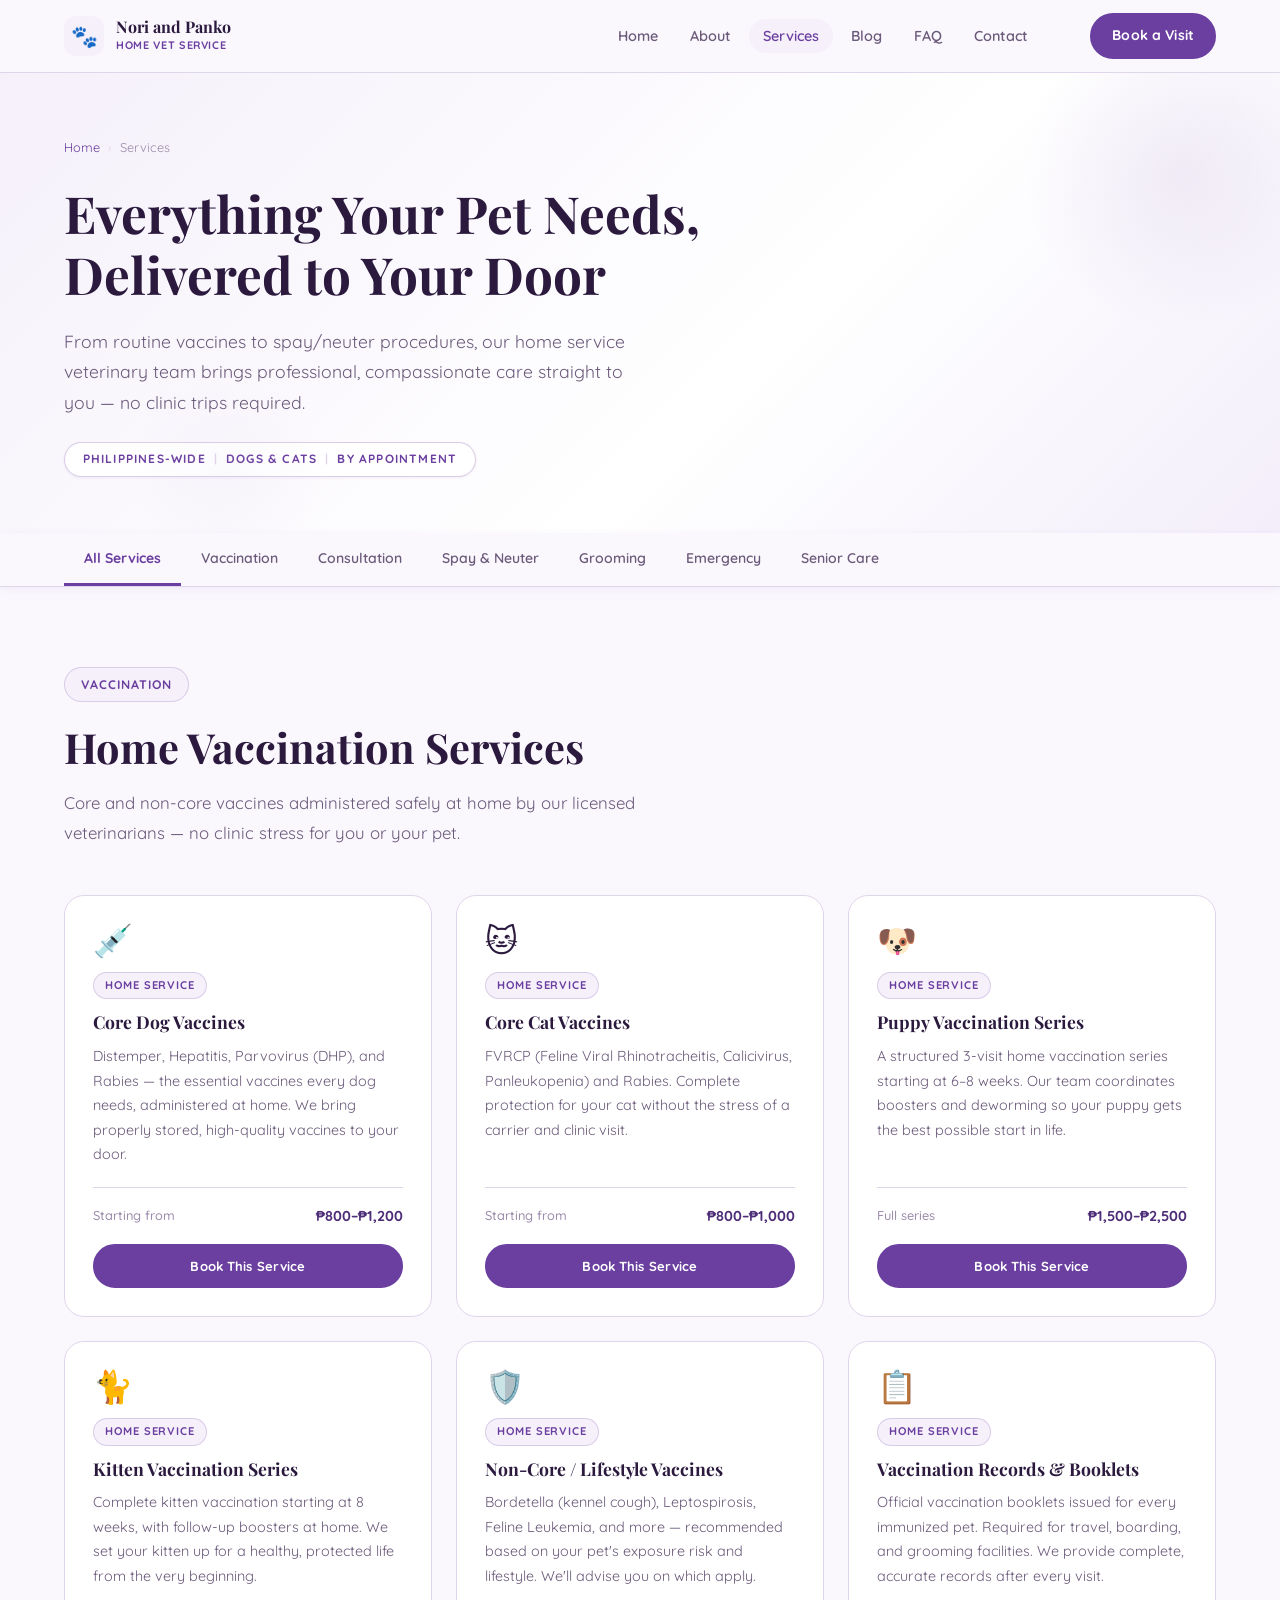
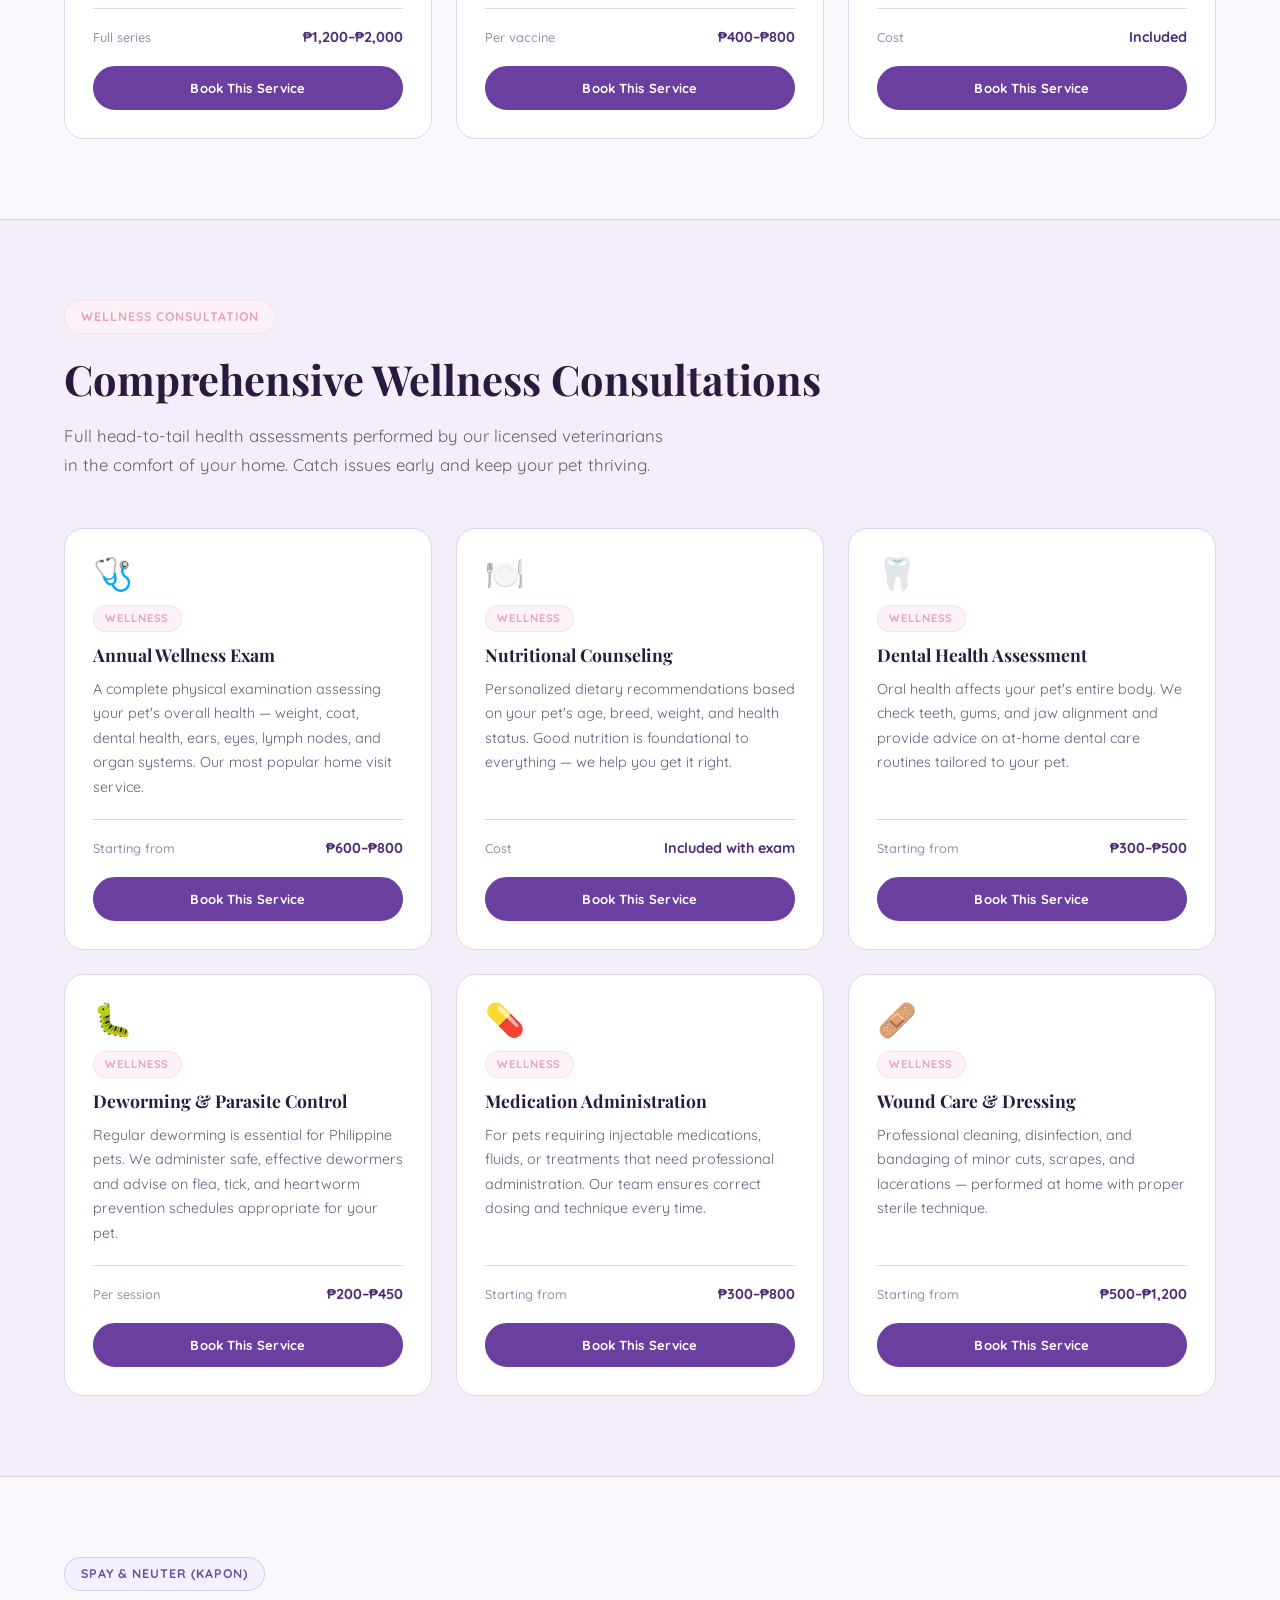
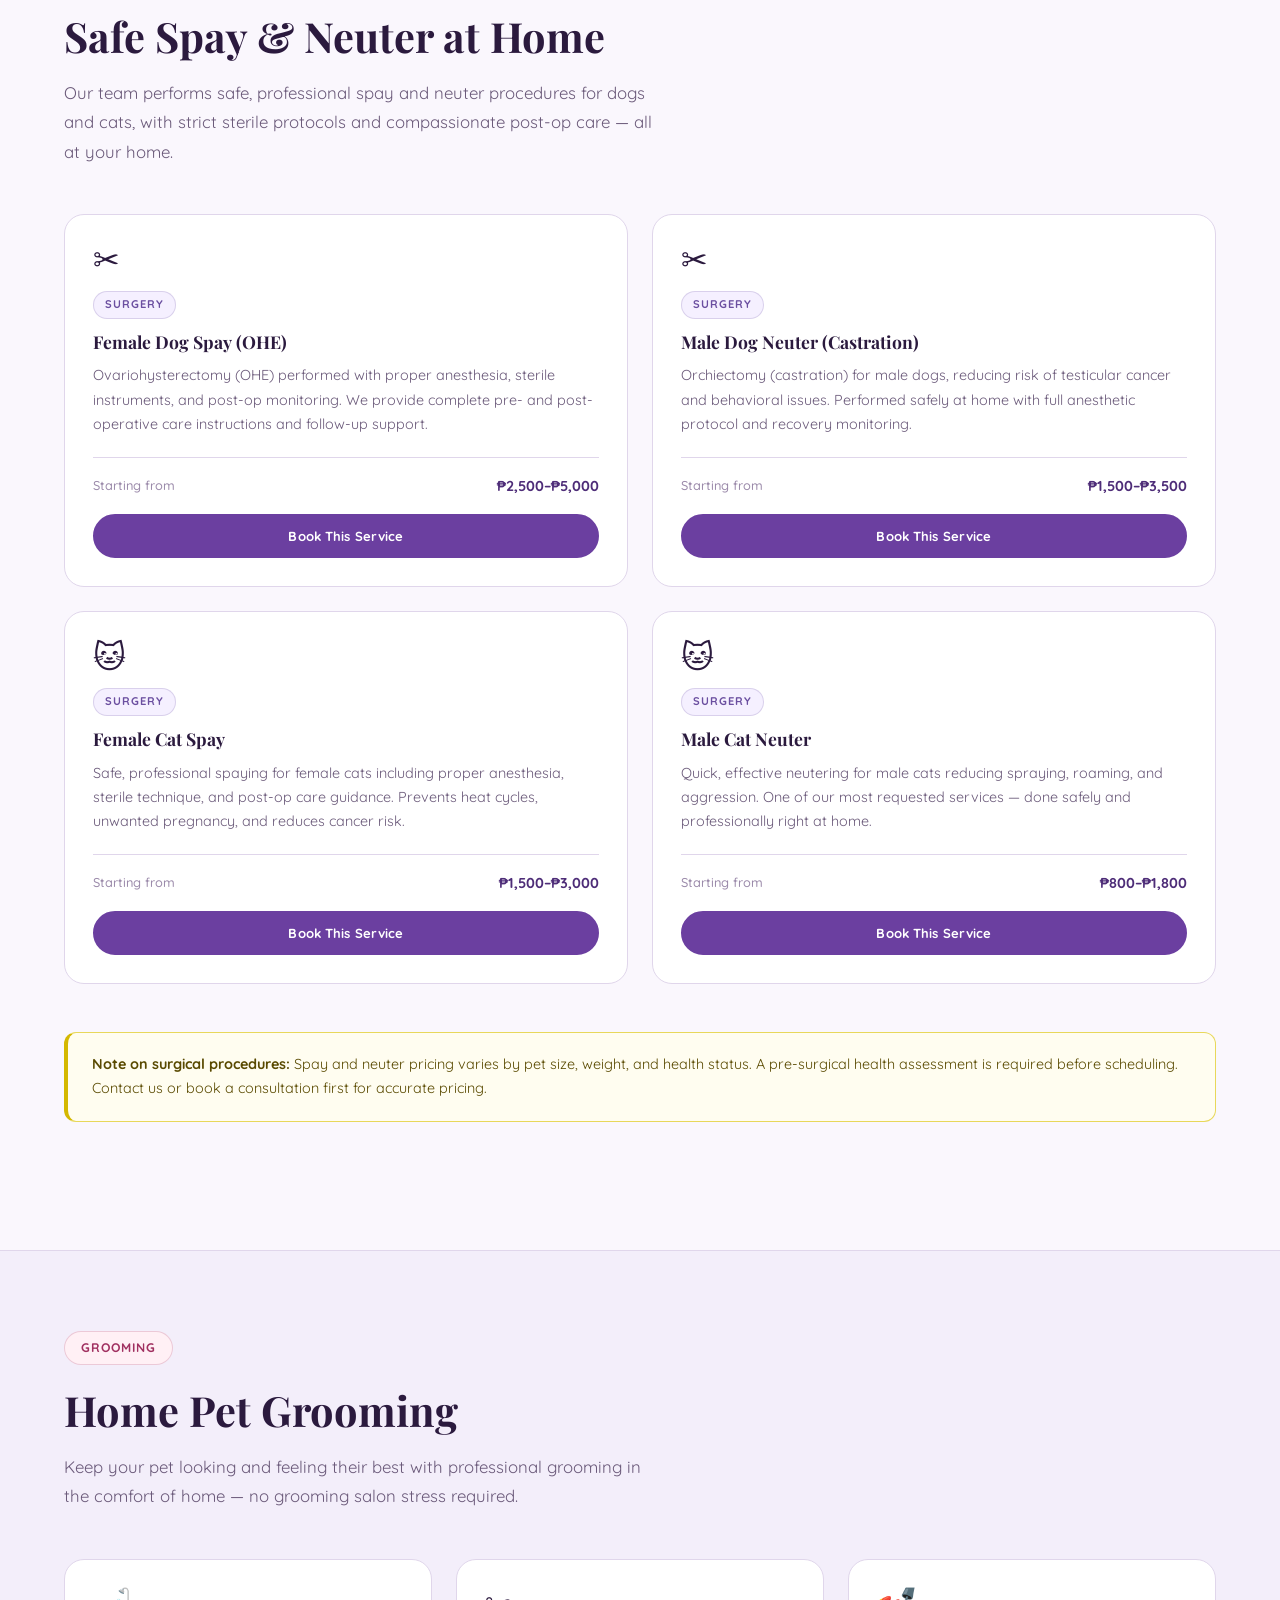
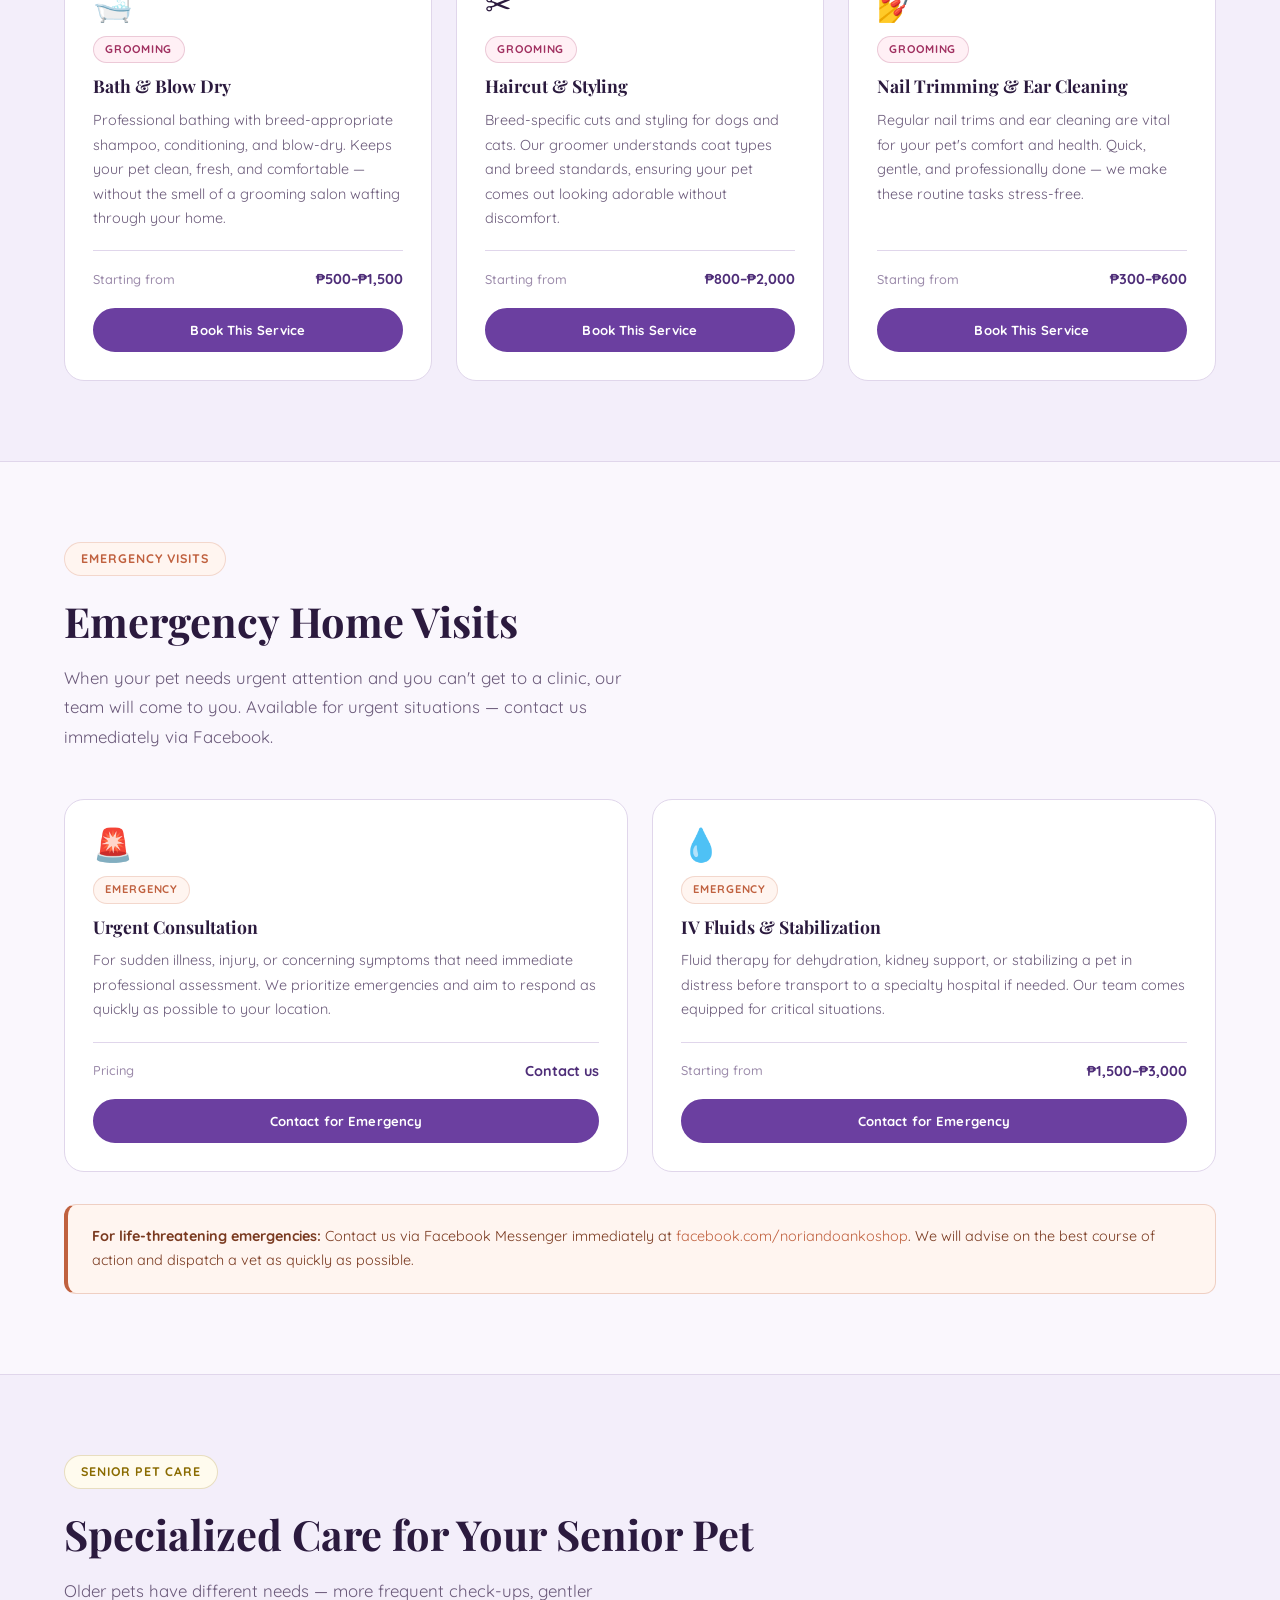
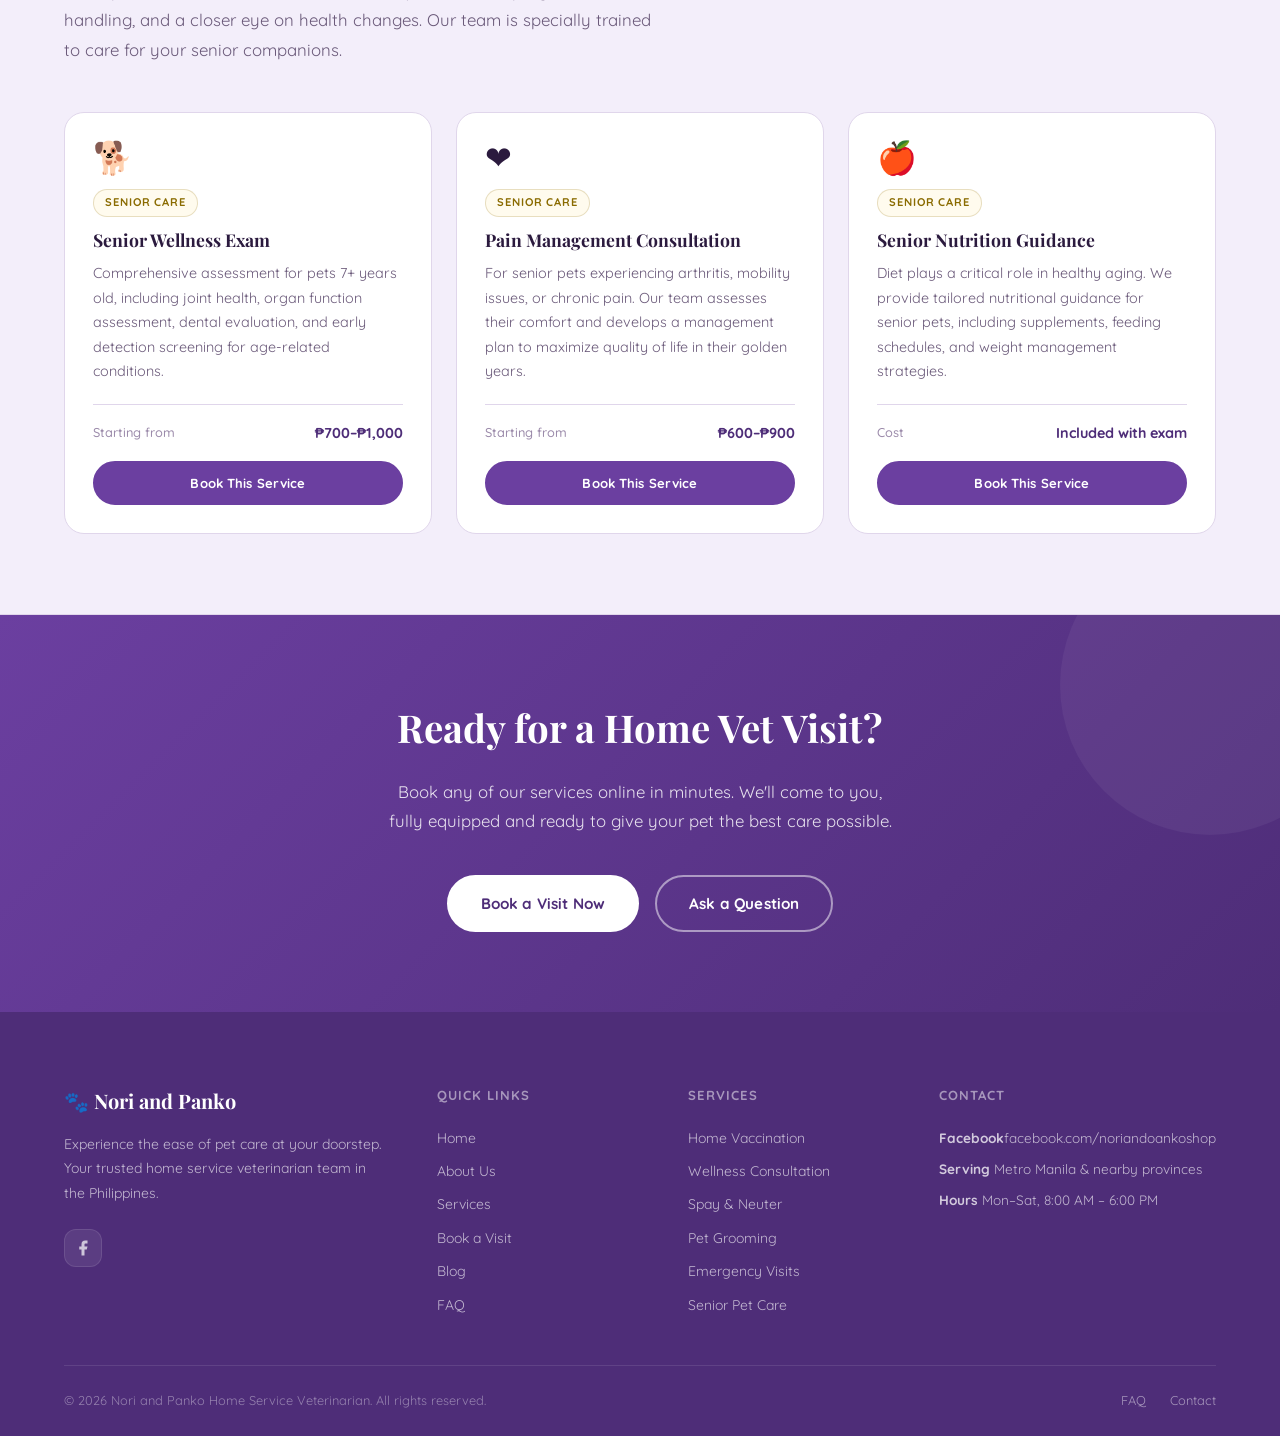
<file: services.html>
<!DOCTYPE html>
<html lang="en">
<head>
  <meta charset="UTF-8">
  <meta name="viewport" content="width=device-width, initial-scale=1.0">
  <meta name="description" content="Nori and Panko home service veterinary offerings: home vaccination, wellness consultations, spay and neuter (kapon), grooming, emergency visits, and senior pet care across the Philippines.">
  <meta name="keywords" content="home service vet Philippines services, mobile vet vaccination, kapon spay neuter home service, pet grooming home, senior pet care Philippines">
  <meta property="og:title" content="Our Services | Nori and Panko Home Service Veterinarian">
  <meta property="og:description" content="Professional home veterinary services for dogs and cats across the Philippines. Vaccination, consultation, spay/neuter, and more — all at your doorstep.">
  <title>Our Services | Nori and Panko Home Service Veterinarian</title>
  <link href="https://fonts.googleapis.com/css2?family=Playfair+Display:ital,wght@0,400;0,600;0,700;1,400&family=Quicksand:wght@300;400;500;600;700&display=swap" rel="stylesheet">
  <link rel="stylesheet" href="css/style.css">
  <style>
    :root {
      --clr-primary: #6B3FA0; --clr-primary-dark: #4E2D78; --clr-primary-light: #B8A0D2;
      --clr-primary-subtle: #F5F0FA; --clr-secondary: #E8A0BF; --clr-secondary-subtle: #FDF2F7;
      --clr-accent: #F0C060; --clr-peach: #FDE8D0; --clr-bg: #FAF7FD; --clr-bg-alt: #F3EEFA;
      --clr-surface: #FFFFFF; --clr-text: #2B1A3E; --clr-text-secondary: #6B5A7A;
      --clr-text-muted: #9B8AAA; --clr-border: #E0D6EB;
      --ff-heading: 'Playfair Display', Georgia, serif; --ff-body: 'Quicksand', system-ui, sans-serif;
      --radius-sm: 0.375rem; --radius-md: 0.75rem; --radius-lg: 1.25rem; --radius-xl: 2rem; --radius-full: 9999px;
      --shadow-sm: 0 1px 3px rgba(107,63,160,.08); --shadow-md: 0 4px 16px rgba(107,63,160,.10);
      --shadow-lg: 0 12px 40px rgba(107,63,160,.14); --transition: 0.22s cubic-bezier(0.4, 0, 0.2, 1);
    }
    *, *::before, *::after { box-sizing: border-box; margin: 0; padding: 0; }
    html { scroll-behavior: smooth; -webkit-font-smoothing: antialiased; }
    body { font-family: var(--ff-body); font-size: 1rem; line-height: 1.7; color: var(--clr-text); background: var(--clr-bg); }
    img { display: block; max-width: 100%; height: auto; }
    a { color: inherit; text-decoration: none; }
    ul { list-style: none; padding: 0; margin: 0; }
    button { cursor: pointer; border: none; background: none; font-family: inherit; }
    .container { width: 100%; max-width: 1200px; margin-inline: auto; padding-inline: 1.5rem; }
    .section { padding-block: 5rem; }
    .section-badge { display: inline-flex; align-items: center; gap: 0.5rem; font-size: 0.78rem; font-weight: 700; letter-spacing: 0.08em; text-transform: uppercase; color: var(--clr-primary); background: var(--clr-primary-subtle); border: 1px solid rgba(107,63,160,.2); border-radius: var(--radius-full); padding: 0.35rem 1rem; margin-bottom: 1.25rem; }
    .section-title { font-family: var(--ff-heading); font-size: clamp(1.75rem, 3.5vw, 2.6rem); font-weight: 700; line-height: 1.22; color: var(--clr-text); margin-bottom: 1rem; }
    .section-subtitle { font-size: 1.05rem; color: var(--clr-text-secondary); max-width: 600px; line-height: 1.75; }
    .btn { display: inline-flex; align-items: center; gap: 0.5rem; font-family: var(--ff-body); font-size: 0.95rem; font-weight: 700; border-radius: var(--radius-full); padding: 0.85rem 2rem; transition: all var(--transition); white-space: nowrap; text-decoration: none; border: 2px solid transparent; cursor: pointer; }
    .btn-primary { background: var(--clr-primary); color: #fff; border-color: var(--clr-primary); }
    .btn-primary:hover { background: var(--clr-primary-dark); border-color: var(--clr-primary-dark); transform: translateY(-1px); box-shadow: 0 6px 20px rgba(107,63,160,.35); }
    .btn-secondary { background: transparent; color: var(--clr-primary); border-color: var(--clr-primary); }
    .btn-secondary:hover { background: var(--clr-primary-subtle); transform: translateY(-1px); }
    .btn-sm { padding: 0.55rem 1.25rem; font-size: 0.875rem; }
    .btn-white { background: #fff; color: var(--clr-primary-dark); border-color: #fff; }
    .btn-white:hover { background: var(--clr-primary-subtle); transform: translateY(-1px); }

    /* NAV */
    .nav { position: sticky; top: 0; z-index: 1000; background: rgba(250,247,253,.92); backdrop-filter: blur(16px); -webkit-backdrop-filter: blur(16px); border-bottom: 1px solid var(--clr-border); transition: box-shadow var(--transition); }
    .nav.scrolled { box-shadow: var(--shadow-md); }
    .nav-container { display: flex; align-items: center; gap: 2rem; height: 72px; }
    .nav-logo { display: flex; align-items: center; gap: 0.75rem; text-decoration: none; flex-shrink: 0; }
    .nav-logo-icon { width: 40px; height: 40px; background: var(--clr-primary-subtle); border-radius: var(--radius-md); display: flex; align-items: center; justify-content: center; font-size: 1.35rem; }
    .nav-links { display: flex; align-items: center; gap: 0.25rem; list-style: none; margin: 0; padding: 0; margin-left: auto; }
    .nav-links a { font-size: 0.9rem; font-weight: 600; color: var(--clr-text-secondary); text-decoration: none; padding: 0.5rem 0.875rem; border-radius: var(--radius-full); transition: all var(--transition); }
    .nav-links a:hover, .nav-links a.active { color: var(--clr-primary); background: var(--clr-primary-subtle); }
    .nav-actions { display: flex; align-items: center; gap: 0.75rem; margin-left: 1rem; }
    .nav-toggle { display: none; flex-direction: column; gap: 5px; padding: 0.5rem; border-radius: var(--radius-sm); cursor: pointer; background: none; border: none; margin-left: auto; }
    .nav-toggle span { display: block; width: 22px; height: 2px; background: var(--clr-text); border-radius: 2px; transition: all var(--transition); }
    .nav-mobile-menu { display: none; padding: 1.25rem 1.5rem 1.5rem; border-top: 1px solid var(--clr-border); background: rgba(250,247,253,.97); }
    .nav-mobile-menu.open { display: block; }
    @media (max-width: 768px) { .nav-links, .nav-actions { display: none; } .nav-toggle { display: flex; } }

    /* PAGE HERO */
    .page-hero { background: linear-gradient(135deg, var(--clr-primary-subtle) 0%, #fff 60%, #F3EEFA 100%); padding: 4rem 0 3.5rem; position: relative; overflow: hidden; }
    .page-hero::before { content: ''; position: absolute; top: -60px; right: -60px; width: 320px; height: 320px; background: radial-gradient(circle, rgba(107,63,160,.08) 0%, transparent 70%); border-radius: 50%; }
    .breadcrumb { display: flex; align-items: center; gap: 0.5rem; font-size: 0.8rem; color: var(--clr-text-muted); margin-bottom: 1.5rem; }
    .breadcrumb a { color: var(--clr-primary); }
    .breadcrumb a:hover { text-decoration: underline; }
    .breadcrumb-sep { color: var(--clr-border); }
    .hero-badge { display: inline-flex; align-items: center; gap: 0.5rem; font-size: 0.75rem; font-weight: 700; letter-spacing: 0.1em; text-transform: uppercase; color: var(--clr-primary); background: white; border: 1px solid rgba(107,63,160,.25); border-radius: var(--radius-full); padding: 0.4rem 1.1rem; margin-top: 1.5rem; box-shadow: var(--shadow-sm); }

    /* TABS */
    .services-tabs-wrap { position: sticky; top: 72px; z-index: 900; background: rgba(250,247,253,.95); backdrop-filter: blur(12px); -webkit-backdrop-filter: blur(12px); border-bottom: 1px solid var(--clr-border); box-shadow: 0 2px 8px rgba(107,63,160,.06); }
    .services-tabs { display: flex; gap: 0; overflow-x: auto; scrollbar-width: none; -ms-overflow-style: none; }
    .services-tabs::-webkit-scrollbar { display: none; }
    .tab-btn { flex-shrink: 0; font-family: var(--ff-body); font-size: 0.875rem; font-weight: 600; color: var(--clr-text-secondary); background: none; border: none; border-bottom: 3px solid transparent; padding: 1rem 1.25rem; cursor: pointer; transition: all var(--transition); white-space: nowrap; }
    .tab-btn:hover { color: var(--clr-primary); background: var(--clr-primary-subtle); }
    .tab-btn.active { color: var(--clr-primary); border-bottom-color: var(--clr-primary); font-weight: 700; }

    /* SERVICE SECTIONS */
    .service-section { padding: 5rem 0; border-bottom: 1px solid var(--clr-border); }
    .service-section:last-of-type { border-bottom: none; }
    .service-section:nth-child(even) { background: var(--clr-bg-alt); }
    .service-section-header { margin-bottom: 3rem; }

    /* SERVICE CARDS */
    .services-grid { display: grid; grid-template-columns: repeat(3, 1fr); gap: 1.5rem; }
    .services-grid-2 { grid-template-columns: repeat(2, 1fr); }

    .service-card { background: var(--clr-surface); border: 1px solid var(--clr-border); border-radius: var(--radius-lg); padding: 1.75rem; display: flex; flex-direction: column; transition: all var(--transition); position: relative; overflow: hidden; }
    .service-card::before { content: ''; position: absolute; top: 0; left: 0; right: 0; height: 3px; background: var(--clr-primary); opacity: 0; transition: opacity var(--transition); }
    .service-card:hover { border-color: rgba(107,63,160,.3); box-shadow: var(--shadow-md); transform: translateY(-3px); }
    .service-card:hover::before { opacity: 1; }
    .service-icon { font-size: 2rem; margin-bottom: 1rem; line-height: 1; }
    .service-category-tag { display: inline-flex; align-items: center; font-size: 0.7rem; font-weight: 700; text-transform: uppercase; letter-spacing: 0.08em; padding: 0.2rem 0.7rem; border-radius: var(--radius-full); margin-bottom: 0.75rem; width: fit-content; }
    .tag-home { background: #F5F0FA; color: var(--clr-primary); border: 1px solid rgba(107,63,160,.2); }
    .tag-wellness { background: #FDF2F7; color: var(--clr-secondary); border: 1px solid rgba(232,160,191,.2); }
    .tag-surgery { background: #F5F0FF; color: #6B4FA0; border: 1px solid rgba(107,79,160,.2); }
    .tag-grooming { background: #FFF0F5; color: #A03060; border: 1px solid rgba(160,48,96,.2); }
    .tag-emergency { background: #FFF5F0; color: #C0613F; border: 1px solid rgba(192,97,63,.2); }
    .tag-senior { background: #FFFBEE; color: #8A6B00; border: 1px solid rgba(138,107,0,.2); }
    .service-card h3 { font-family: var(--ff-heading); font-size: 1.1rem; font-weight: 700; color: var(--clr-text); margin-bottom: 0.625rem; line-height: 1.3; }
    .service-card p { font-size: 0.9rem; color: var(--clr-text-secondary); line-height: 1.7; flex: 1; margin-bottom: 1.25rem; }
    .service-price { display: flex; align-items: center; justify-content: space-between; padding-top: 1rem; border-top: 1px solid var(--clr-border); margin-top: auto; gap: 0.75rem; }
    .price-label { font-size: 0.8rem; color: var(--clr-text-muted); font-weight: 500; }
    .price-value { font-size: 0.9rem; font-weight: 700; color: var(--clr-primary-dark); }
    .service-card .btn { margin-top: 1rem; font-size: 0.82rem; padding: 0.55rem 1.1rem; width: 100%; justify-content: center; }

    /* DISCLAIMER */
    .pricing-disclaimer { background: #FFFDF0; border: 1px solid #E8D85A; border-left: 4px solid #D4B800; border-radius: var(--radius-md); padding: 1.25rem 1.5rem; margin: 3rem 0; font-size: 0.9rem; color: #5A4A00; line-height: 1.65; }

    /* CTA SECTION */
    .cta-section { background: linear-gradient(135deg, var(--clr-primary) 0%, var(--clr-primary-dark) 100%); padding: 5rem 0; text-align: center; color: white; position: relative; overflow: hidden; }
    .cta-section::before { content: ''; position: absolute; top: -80px; right: -80px; width: 300px; height: 300px; background: rgba(255,255,255,.05); border-radius: 50%; }
    .cta-section h2 { font-family: var(--ff-heading); font-size: clamp(1.75rem, 3vw, 2.4rem); font-weight: 700; color: white; margin-bottom: 1rem; position: relative; z-index: 1; }
    .cta-section p { font-size: 1.05rem; color: rgba(255,255,255,.85); max-width: 520px; margin: 0 auto 2.5rem; line-height: 1.75; position: relative; z-index: 1; }
    .cta-actions { display: flex; align-items: center; justify-content: center; gap: 1rem; flex-wrap: wrap; position: relative; z-index: 1; }

    /* REVEAL */
    .reveal { opacity: 0; transform: translateY(24px); transition: opacity 0.55s ease, transform 0.55s ease; }
    .reveal.visible { opacity: 1; transform: none; }

    /* FOOTER */
    .footer { background: var(--clr-primary-dark); color: rgba(255,255,255,0.75); padding-top: 4.5rem; }
    .footer-top { display: grid; grid-template-columns: 1.6fr 1fr 1fr 1.3fr; gap: 3rem; padding-bottom: 3rem; border-bottom: 1px solid rgba(255,255,255,.1); }
    .footer-logo-name { font-family: var(--ff-heading); font-size: 1.25rem; font-weight: 700; color: #fff; margin-bottom: 0.85rem; }
    .footer-tagline { font-size: 0.875rem; line-height: 1.75; color: rgba(255,255,255,.65); margin-bottom: 1.5rem; }
    .footer-social { display: flex; gap: 0.75rem; }
    .footer-social a { width: 38px; height: 38px; border-radius: var(--radius-md); background: rgba(255,255,255,.08); display: flex; align-items: center; justify-content: center; color: rgba(255,255,255,.7); transition: all var(--transition); border: 1px solid rgba(255,255,255,.1); }
    .footer-social a:hover { background: rgba(255,255,255,.18); color: #fff; transform: translateY(-2px); }
    .footer-heading { font-size: 0.82rem; font-weight: 700; letter-spacing: 0.08em; text-transform: uppercase; color: rgba(255,255,255,.5); margin-bottom: 1.25rem; }
    .footer-links { display: flex; flex-direction: column; gap: 0.6rem; }
    .footer-links a { font-size: 0.875rem; color: rgba(255,255,255,.65); transition: color var(--transition); }
    .footer-links a:hover { color: #fff; }
    .footer-contact { display: flex; flex-direction: column; gap: 0.6rem; }
    .footer-contact-item { font-size: 0.85rem; color: rgba(255,255,255,.65); line-height: 1.6; }
    .footer-bottom { display: flex; align-items: center; justify-content: space-between; padding-block: 1.5rem; font-size: 0.8rem; color: rgba(255,255,255,.4); flex-wrap: wrap; gap: 0.75rem; }
    .footer-bottom a { color: rgba(255,255,255,.5); transition: color var(--transition); }
    .footer-bottom a:hover { color: rgba(255,255,255,.9); }
    @media (max-width: 900px) { .footer-top { grid-template-columns: 1fr 1fr; } }
    @media (max-width: 560px) { .footer-top { grid-template-columns: 1fr; } .footer-bottom { flex-direction: column; } }
    @media (max-width: 1024px) { .services-grid { grid-template-columns: repeat(2, 1fr); } }
    @media (max-width: 768px) { .services-grid, .services-grid-2 { grid-template-columns: 1fr; } .service-section { padding: 3.5rem 0; } }
  </style>
</head>
<body>

  <!-- NAV -->
  <nav class="nav" id="mainNav">
    <div class="container nav-container">
      <a href="index.html" class="nav-logo">
        <div class="nav-logo-icon">🐾</div>
        <div>
          <div style="font-family:'Playfair Display',serif;font-size:1rem;font-weight:700;color:#2B1A3E;line-height:1.2;">Nori and Panko</div>
          <div style="font-size:0.68rem;color:#6B3FA0;letter-spacing:0.06em;text-transform:uppercase;font-weight:700;">Home Vet Service</div>
        </div>
      </a>
      <ul class="nav-links" id="navLinks">
        <li><a href="index.html">Home</a></li>
        <li><a href="about.html">About</a></li>
        <li><a href="services.html" class="active">Services</a></li>
        <li><a href="blog.html">Blog</a></li>
        <li><a href="faq.html">FAQ</a></li>
        <li><a href="contact.html">Contact</a></li>
      </ul>
      <div class="nav-actions">
        <a href="booking.html" class="btn btn-primary btn-sm">Book a Visit</a>
      </div>
      <button class="nav-toggle" id="navToggle" aria-label="Toggle menu"><span></span><span></span><span></span></button>
    </div>
    <div class="nav-mobile-menu" id="mobileMenu">
      <ul style="list-style:none;padding:0;margin:0 0 1.5rem;display:flex;flex-direction:column;gap:0.25rem;">
        <li><a href="index.html" style="display:block;padding:0.7rem 1rem;font-size:0.95rem;font-weight:600;color:#6B5A7A;border-radius:0.375rem;">Home</a></li>
        <li><a href="about.html" style="display:block;padding:0.7rem 1rem;font-size:0.95rem;font-weight:600;color:#6B5A7A;border-radius:0.375rem;">About</a></li>
        <li><a href="services.html" style="display:block;padding:0.7rem 1rem;font-size:0.95rem;font-weight:700;color:#6B3FA0;border-radius:0.375rem;">Services</a></li>
        <li><a href="blog.html" style="display:block;padding:0.7rem 1rem;font-size:0.95rem;font-weight:600;color:#6B5A7A;border-radius:0.375rem;">Blog</a></li>
        <li><a href="faq.html" style="display:block;padding:0.7rem 1rem;font-size:0.95rem;font-weight:600;color:#6B5A7A;border-radius:0.375rem;">FAQ</a></li>
        <li><a href="contact.html" style="display:block;padding:0.7rem 1rem;font-size:0.95rem;font-weight:600;color:#6B5A7A;border-radius:0.375rem;">Contact</a></li>
      </ul>
      <a href="booking.html" class="btn btn-primary" style="width:100%;justify-content:center;display:flex;">Book a Home Visit</a>
    </div>
  </nav>

  <!-- PAGE HERO -->
  <section class="page-hero">
    <div class="container">
      <nav class="breadcrumb" aria-label="Breadcrumb">
        <a href="index.html">Home</a>
        <span class="breadcrumb-sep">›</span>
        <span>Services</span>
      </nav>
      <h1 style="font-family:'Playfair Display',serif;font-size:clamp(2rem,4.5vw,3.2rem);font-weight:700;line-height:1.2;color:#2B1A3E;max-width:680px;margin-bottom:1.25rem;">
        Everything Your Pet Needs,<br>Delivered to Your Door
      </h1>
      <p style="font-size:1.1rem;color:#6B5A7A;max-width:580px;line-height:1.75;">
        From routine vaccines to spay/neuter procedures, our home service veterinary team brings professional, compassionate care straight to you — no clinic trips required.
      </p>
      <div class="hero-badge">
        <span>Philippines-wide</span>
        <span style="color:#E0D6EB;">|</span>
        <span>Dogs &amp; Cats</span>
        <span style="color:#E0D6EB;">|</span>
        <span>By appointment</span>
      </div>
    </div>
  </section>

  <!-- TABS -->
  <div class="services-tabs-wrap" id="servicesTabs">
    <div class="container">
      <nav class="services-tabs" role="tablist" aria-label="Service categories">
        <button class="tab-btn active" data-target="all">All Services</button>
        <button class="tab-btn" data-target="vaccination">Vaccination</button>
        <button class="tab-btn" data-target="consultation">Consultation</button>
        <button class="tab-btn" data-target="kapon">Spay &amp; Neuter</button>
        <button class="tab-btn" data-target="grooming">Grooming</button>
        <button class="tab-btn" data-target="emergency">Emergency</button>
        <button class="tab-btn" data-target="senior">Senior Care</button>
      </nav>
    </div>
  </div>

  <main>

    <!-- SECTION 1: VACCINATION -->
    <section class="service-section" id="vaccination">
      <div class="container">
        <div class="service-section-header reveal">
          <span class="section-badge">Vaccination</span>
          <h2 class="section-title">Home Vaccination Services</h2>
          <p class="section-subtitle">Core and non-core vaccines administered safely at home by our licensed veterinarians — no clinic stress for you or your pet.</p>
        </div>
        <div class="services-grid">
          <div class="service-card reveal">
            <div class="service-icon">💉</div>
            <span class="service-category-tag tag-home">Home Service</span>
            <h3>Core Dog Vaccines</h3>
            <p>Distemper, Hepatitis, Parvovirus (DHP), and Rabies — the essential vaccines every dog needs, administered at home. We bring properly stored, high-quality vaccines to your door.</p>
            <div class="service-price">
              <span class="price-label">Starting from</span>
              <span class="price-value">₱800–₱1,200</span>
            </div>
            <a href="booking.html" class="btn btn-primary btn-sm">Book This Service</a>
          </div>
          <div class="service-card reveal" data-delay="100">
            <div class="service-icon">🐱</div>
            <span class="service-category-tag tag-home">Home Service</span>
            <h3>Core Cat Vaccines</h3>
            <p>FVRCP (Feline Viral Rhinotracheitis, Calicivirus, Panleukopenia) and Rabies. Complete protection for your cat without the stress of a carrier and clinic visit.</p>
            <div class="service-price">
              <span class="price-label">Starting from</span>
              <span class="price-value">₱800–₱1,000</span>
            </div>
            <a href="booking.html" class="btn btn-primary btn-sm">Book This Service</a>
          </div>
          <div class="service-card reveal" data-delay="200">
            <div class="service-icon">🐶</div>
            <span class="service-category-tag tag-home">Home Service</span>
            <h3>Puppy Vaccination Series</h3>
            <p>A structured 3-visit home vaccination series starting at 6–8 weeks. Our team coordinates boosters and deworming so your puppy gets the best possible start in life.</p>
            <div class="service-price">
              <span class="price-label">Full series</span>
              <span class="price-value">₱1,500–₱2,500</span>
            </div>
            <a href="booking.html" class="btn btn-primary btn-sm">Book This Service</a>
          </div>
          <div class="service-card reveal">
            <div class="service-icon">🐈</div>
            <span class="service-category-tag tag-home">Home Service</span>
            <h3>Kitten Vaccination Series</h3>
            <p>Complete kitten vaccination starting at 8 weeks, with follow-up boosters at home. We set your kitten up for a healthy, protected life from the very beginning.</p>
            <div class="service-price">
              <span class="price-label">Full series</span>
              <span class="price-value">₱1,200–₱2,000</span>
            </div>
            <a href="booking.html" class="btn btn-primary btn-sm">Book This Service</a>
          </div>
          <div class="service-card reveal" data-delay="100">
            <div class="service-icon">🛡️</div>
            <span class="service-category-tag tag-home">Home Service</span>
            <h3>Non-Core / Lifestyle Vaccines</h3>
            <p>Bordetella (kennel cough), Leptospirosis, Feline Leukemia, and more — recommended based on your pet's exposure risk and lifestyle. We'll advise you on which apply.</p>
            <div class="service-price">
              <span class="price-label">Per vaccine</span>
              <span class="price-value">₱400–₱800</span>
            </div>
            <a href="booking.html" class="btn btn-primary btn-sm">Book This Service</a>
          </div>
          <div class="service-card reveal" data-delay="200">
            <div class="service-icon">📋</div>
            <span class="service-category-tag tag-home">Home Service</span>
            <h3>Vaccination Records &amp; Booklets</h3>
            <p>Official vaccination booklets issued for every immunized pet. Required for travel, boarding, and grooming facilities. We provide complete, accurate records after every visit.</p>
            <div class="service-price">
              <span class="price-label">Cost</span>
              <span class="price-value">Included</span>
            </div>
            <a href="booking.html" class="btn btn-primary btn-sm">Book This Service</a>
          </div>
        </div>
      </div>
    </section>

    <!-- SECTION 2: CONSULTATION -->
    <section class="service-section" id="consultation" style="background:var(--clr-bg-alt);">
      <div class="container">
        <div class="service-section-header reveal">
          <span class="section-badge" style="background:var(--clr-secondary-subtle);color:var(--clr-secondary);border-color:rgba(232,160,191,.2);">Wellness Consultation</span>
          <h2 class="section-title">Comprehensive Wellness Consultations</h2>
          <p class="section-subtitle">Full head-to-tail health assessments performed by our licensed veterinarians in the comfort of your home. Catch issues early and keep your pet thriving.</p>
        </div>
        <div class="services-grid">
          <div class="service-card reveal">
            <div class="service-icon">🩺</div>
            <span class="service-category-tag tag-wellness">Wellness</span>
            <h3>Annual Wellness Exam</h3>
            <p>A complete physical examination assessing your pet's overall health — weight, coat, dental health, ears, eyes, lymph nodes, and organ systems. Our most popular home visit service.</p>
            <div class="service-price">
              <span class="price-label">Starting from</span>
              <span class="price-value">₱600–₱800</span>
            </div>
            <a href="booking.html" class="btn btn-primary btn-sm">Book This Service</a>
          </div>
          <div class="service-card reveal" data-delay="100">
            <div class="service-icon">🍽️</div>
            <span class="service-category-tag tag-wellness">Wellness</span>
            <h3>Nutritional Counseling</h3>
            <p>Personalized dietary recommendations based on your pet's age, breed, weight, and health status. Good nutrition is foundational to everything — we help you get it right.</p>
            <div class="service-price">
              <span class="price-label">Cost</span>
              <span class="price-value">Included with exam</span>
            </div>
            <a href="booking.html" class="btn btn-primary btn-sm">Book This Service</a>
          </div>
          <div class="service-card reveal" data-delay="200">
            <div class="service-icon">🦷</div>
            <span class="service-category-tag tag-wellness">Wellness</span>
            <h3>Dental Health Assessment</h3>
            <p>Oral health affects your pet's entire body. We check teeth, gums, and jaw alignment and provide advice on at-home dental care routines tailored to your pet.</p>
            <div class="service-price">
              <span class="price-label">Starting from</span>
              <span class="price-value">₱300–₱500</span>
            </div>
            <a href="booking.html" class="btn btn-primary btn-sm">Book This Service</a>
          </div>
          <div class="service-card reveal">
            <div class="service-icon">🐛</div>
            <span class="service-category-tag tag-wellness">Wellness</span>
            <h3>Deworming &amp; Parasite Control</h3>
            <p>Regular deworming is essential for Philippine pets. We administer safe, effective dewormers and advise on flea, tick, and heartworm prevention schedules appropriate for your pet.</p>
            <div class="service-price">
              <span class="price-label">Per session</span>
              <span class="price-value">₱200–₱450</span>
            </div>
            <a href="booking.html" class="btn btn-primary btn-sm">Book This Service</a>
          </div>
          <div class="service-card reveal" data-delay="100">
            <div class="service-icon">💊</div>
            <span class="service-category-tag tag-wellness">Wellness</span>
            <h3>Medication Administration</h3>
            <p>For pets requiring injectable medications, fluids, or treatments that need professional administration. Our team ensures correct dosing and technique every time.</p>
            <div class="service-price">
              <span class="price-label">Starting from</span>
              <span class="price-value">₱300–₱800</span>
            </div>
            <a href="booking.html" class="btn btn-primary btn-sm">Book This Service</a>
          </div>
          <div class="service-card reveal" data-delay="200">
            <div class="service-icon">🩹</div>
            <span class="service-category-tag tag-wellness">Wellness</span>
            <h3>Wound Care &amp; Dressing</h3>
            <p>Professional cleaning, disinfection, and bandaging of minor cuts, scrapes, and lacerations — performed at home with proper sterile technique.</p>
            <div class="service-price">
              <span class="price-label">Starting from</span>
              <span class="price-value">₱500–₱1,200</span>
            </div>
            <a href="booking.html" class="btn btn-primary btn-sm">Book This Service</a>
          </div>
        </div>
      </div>
    </section>

    <!-- SECTION 3: SPAY & NEUTER -->
    <section class="service-section" id="kapon">
      <div class="container">
        <div class="service-section-header reveal">
          <span class="section-badge" style="background:#F5F0FF;color:#6B4FA0;border-color:rgba(107,79,160,.2);">Spay &amp; Neuter (Kapon)</span>
          <h2 class="section-title">Safe Spay &amp; Neuter at Home</h2>
          <p class="section-subtitle">Our team performs safe, professional spay and neuter procedures for dogs and cats, with strict sterile protocols and compassionate post-op care — all at your home.</p>
        </div>
        <div class="services-grid services-grid-2" style="grid-template-columns:repeat(2,1fr);">
          <div class="service-card reveal">
            <div class="service-icon">✂️</div>
            <span class="service-category-tag tag-surgery">Surgery</span>
            <h3>Female Dog Spay (OHE)</h3>
            <p>Ovariohysterectomy (OHE) performed with proper anesthesia, sterile instruments, and post-op monitoring. We provide complete pre- and post-operative care instructions and follow-up support.</p>
            <div class="service-price">
              <span class="price-label">Starting from</span>
              <span class="price-value">₱2,500–₱5,000</span>
            </div>
            <a href="booking.html" class="btn btn-primary btn-sm">Book This Service</a>
          </div>
          <div class="service-card reveal" data-delay="100">
            <div class="service-icon">✂️</div>
            <span class="service-category-tag tag-surgery">Surgery</span>
            <h3>Male Dog Neuter (Castration)</h3>
            <p>Orchiectomy (castration) for male dogs, reducing risk of testicular cancer and behavioral issues. Performed safely at home with full anesthetic protocol and recovery monitoring.</p>
            <div class="service-price">
              <span class="price-label">Starting from</span>
              <span class="price-value">₱1,500–₱3,500</span>
            </div>
            <a href="booking.html" class="btn btn-primary btn-sm">Book This Service</a>
          </div>
          <div class="service-card reveal">
            <div class="service-icon">🐱</div>
            <span class="service-category-tag tag-surgery">Surgery</span>
            <h3>Female Cat Spay</h3>
            <p>Safe, professional spaying for female cats including proper anesthesia, sterile technique, and post-op care guidance. Prevents heat cycles, unwanted pregnancy, and reduces cancer risk.</p>
            <div class="service-price">
              <span class="price-label">Starting from</span>
              <span class="price-value">₱1,500–₱3,000</span>
            </div>
            <a href="booking.html" class="btn btn-primary btn-sm">Book This Service</a>
          </div>
          <div class="service-card reveal" data-delay="100">
            <div class="service-icon">🐱</div>
            <span class="service-category-tag tag-surgery">Surgery</span>
            <h3>Male Cat Neuter</h3>
            <p>Quick, effective neutering for male cats reducing spraying, roaming, and aggression. One of our most requested services — done safely and professionally right at home.</p>
            <div class="service-price">
              <span class="price-label">Starting from</span>
              <span class="price-value">₱800–₱1,800</span>
            </div>
            <a href="booking.html" class="btn btn-primary btn-sm">Book This Service</a>
          </div>
        </div>
        <div class="pricing-disclaimer">
          <strong>Note on surgical procedures:</strong> Spay and neuter pricing varies by pet size, weight, and health status. A pre-surgical health assessment is required before scheduling. Contact us or book a consultation first for accurate pricing.
        </div>
      </div>
    </section>

    <!-- SECTION 4: GROOMING -->
    <section class="service-section" id="grooming" style="background:var(--clr-bg-alt);">
      <div class="container">
        <div class="service-section-header reveal">
          <span class="section-badge" style="background:#FFF0F5;color:#A03060;border-color:rgba(160,48,96,.2);">Grooming</span>
          <h2 class="section-title">Home Pet Grooming</h2>
          <p class="section-subtitle">Keep your pet looking and feeling their best with professional grooming in the comfort of home — no grooming salon stress required.</p>
        </div>
        <div class="services-grid">
          <div class="service-card reveal">
            <div class="service-icon">🛁</div>
            <span class="service-category-tag tag-grooming">Grooming</span>
            <h3>Bath &amp; Blow Dry</h3>
            <p>Professional bathing with breed-appropriate shampoo, conditioning, and blow-dry. Keeps your pet clean, fresh, and comfortable — without the smell of a grooming salon wafting through your home.</p>
            <div class="service-price">
              <span class="price-label">Starting from</span>
              <span class="price-value">₱500–₱1,500</span>
            </div>
            <a href="booking.html" class="btn btn-primary btn-sm">Book This Service</a>
          </div>
          <div class="service-card reveal" data-delay="100">
            <div class="service-icon">✂️</div>
            <span class="service-category-tag tag-grooming">Grooming</span>
            <h3>Haircut &amp; Styling</h3>
            <p>Breed-specific cuts and styling for dogs and cats. Our groomer understands coat types and breed standards, ensuring your pet comes out looking adorable without discomfort.</p>
            <div class="service-price">
              <span class="price-label">Starting from</span>
              <span class="price-value">₱800–₱2,000</span>
            </div>
            <a href="booking.html" class="btn btn-primary btn-sm">Book This Service</a>
          </div>
          <div class="service-card reveal" data-delay="200">
            <div class="service-icon">💅</div>
            <span class="service-category-tag tag-grooming">Grooming</span>
            <h3>Nail Trimming &amp; Ear Cleaning</h3>
            <p>Regular nail trims and ear cleaning are vital for your pet's comfort and health. Quick, gentle, and professionally done — we make these routine tasks stress-free.</p>
            <div class="service-price">
              <span class="price-label">Starting from</span>
              <span class="price-value">₱300–₱600</span>
            </div>
            <a href="booking.html" class="btn btn-primary btn-sm">Book This Service</a>
          </div>
        </div>
      </div>
    </section>

    <!-- SECTION 5: EMERGENCY -->
    <section class="service-section" id="emergency">
      <div class="container">
        <div class="service-section-header reveal">
          <span class="section-badge" style="background:#FFF5F0;color:#C0613F;border-color:rgba(192,97,63,.2);">Emergency Visits</span>
          <h2 class="section-title">Emergency Home Visits</h2>
          <p class="section-subtitle">When your pet needs urgent attention and you can't get to a clinic, our team will come to you. Available for urgent situations — contact us immediately via Facebook.</p>
        </div>
        <div class="services-grid services-grid-2" style="grid-template-columns:repeat(2,1fr);">
          <div class="service-card reveal">
            <div class="service-icon">🚨</div>
            <span class="service-category-tag tag-emergency">Emergency</span>
            <h3>Urgent Consultation</h3>
            <p>For sudden illness, injury, or concerning symptoms that need immediate professional assessment. We prioritize emergencies and aim to respond as quickly as possible to your location.</p>
            <div class="service-price">
              <span class="price-label">Pricing</span>
              <span class="price-value">Contact us</span>
            </div>
            <a href="contact.html" class="btn btn-primary btn-sm">Contact for Emergency</a>
          </div>
          <div class="service-card reveal" data-delay="100">
            <div class="service-icon">💧</div>
            <span class="service-category-tag tag-emergency">Emergency</span>
            <h3>IV Fluids &amp; Stabilization</h3>
            <p>Fluid therapy for dehydration, kidney support, or stabilizing a pet in distress before transport to a specialty hospital if needed. Our team comes equipped for critical situations.</p>
            <div class="service-price">
              <span class="price-label">Starting from</span>
              <span class="price-value">₱1,500–₱3,000</span>
            </div>
            <a href="contact.html" class="btn btn-primary btn-sm">Contact for Emergency</a>
          </div>
        </div>
        <div style="background:#FFF5F0;border:1px solid rgba(192,97,63,.25);border-left:4px solid #C0613F;border-radius:var(--radius-md);padding:1.25rem 1.5rem;margin-top:2rem;font-size:0.9rem;color:#7A3A20;line-height:1.65;">
          <strong>For life-threatening emergencies:</strong> Contact us via Facebook Messenger immediately at <a href="https://facebook.com/noriandoankoshop" target="_blank" rel="noopener noreferrer" style="color:#C0613F;">facebook.com/noriandoankoshop</a>. We will advise on the best course of action and dispatch a vet as quickly as possible.
        </div>
      </div>
    </section>

    <!-- SECTION 6: SENIOR PET CARE -->
    <section class="service-section" id="senior" style="background:var(--clr-bg-alt);">
      <div class="container">
        <div class="service-section-header reveal">
          <span class="section-badge" style="background:#FFFBEE;color:#8A6B00;border-color:rgba(138,107,0,.2);">Senior Pet Care</span>
          <h2 class="section-title">Specialized Care for Your Senior Pet</h2>
          <p class="section-subtitle">Older pets have different needs — more frequent check-ups, gentler handling, and a closer eye on health changes. Our team is specially trained to care for your senior companions.</p>
        </div>
        <div class="services-grid">
          <div class="service-card reveal">
            <div class="service-icon">🐕</div>
            <span class="service-category-tag tag-senior">Senior Care</span>
            <h3>Senior Wellness Exam</h3>
            <p>Comprehensive assessment for pets 7+ years old, including joint health, organ function assessment, dental evaluation, and early detection screening for age-related conditions.</p>
            <div class="service-price">
              <span class="price-label">Starting from</span>
              <span class="price-value">₱700–₱1,000</span>
            </div>
            <a href="booking.html" class="btn btn-primary btn-sm">Book This Service</a>
          </div>
          <div class="service-card reveal" data-delay="100">
            <div class="service-icon">❤️</div>
            <span class="service-category-tag tag-senior">Senior Care</span>
            <h3>Pain Management Consultation</h3>
            <p>For senior pets experiencing arthritis, mobility issues, or chronic pain. Our team assesses their comfort and develops a management plan to maximize quality of life in their golden years.</p>
            <div class="service-price">
              <span class="price-label">Starting from</span>
              <span class="price-value">₱600–₱900</span>
            </div>
            <a href="booking.html" class="btn btn-primary btn-sm">Book This Service</a>
          </div>
          <div class="service-card reveal" data-delay="200">
            <div class="service-icon">🍎</div>
            <span class="service-category-tag tag-senior">Senior Care</span>
            <h3>Senior Nutrition Guidance</h3>
            <p>Diet plays a critical role in healthy aging. We provide tailored nutritional guidance for senior pets, including supplements, feeding schedules, and weight management strategies.</p>
            <div class="service-price">
              <span class="price-label">Cost</span>
              <span class="price-value">Included with exam</span>
            </div>
            <a href="booking.html" class="btn btn-primary btn-sm">Book This Service</a>
          </div>
        </div>
      </div>
    </section>

    <!-- CTA -->
    <section class="cta-section">
      <div class="container">
        <h2>Ready for a Home Vet Visit?</h2>
        <p>Book any of our services online in minutes. We'll come to you, fully equipped and ready to give your pet the best care possible.</p>
        <div class="cta-actions">
          <a href="booking.html" class="btn btn-white">Book a Visit Now</a>
          <a href="contact.html" class="btn btn-secondary" style="border-color:rgba(255,255,255,.5);color:#fff;">Ask a Question</a>
        </div>
      </div>
    </section>

  </main>

  <!-- FOOTER -->
  <footer class="footer">
    <div class="container">
      <div class="footer-top">
        <div>
          <div class="footer-logo-name">🐾 Nori and Panko</div>
          <p class="footer-tagline">Experience the ease of pet care at your doorstep. Your trusted home service veterinarian team in the Philippines.</p>
          <div class="footer-social">
            <a href="https://facebook.com/noriandoankoshop" target="_blank" rel="noopener noreferrer" aria-label="Facebook">
              <svg width="18" height="18" viewBox="0 0 24 24" fill="currentColor"><path d="M18 2h-3a5 5 0 0 0-5 5v3H7v4h3v8h4v-8h3l1-4h-4V7a1 1 0 0 1 1-1h3z"/></svg>
            </a>
          </div>
        </div>
        <div>
          <div class="footer-heading">Quick Links</div>
          <div class="footer-links">
            <a href="index.html">Home</a><a href="about.html">About Us</a>
            <a href="services.html">Services</a><a href="booking.html">Book a Visit</a>
            <a href="blog.html">Blog</a><a href="faq.html">FAQ</a>
          </div>
        </div>
        <div>
          <div class="footer-heading">Services</div>
          <div class="footer-links">
            <a href="#vaccination">Home Vaccination</a><a href="#consultation">Wellness Consultation</a>
            <a href="#kapon">Spay &amp; Neuter</a><a href="#grooming">Pet Grooming</a>
            <a href="#emergency">Emergency Visits</a><a href="#senior">Senior Pet Care</a>
          </div>
        </div>
        <div>
          <div class="footer-heading">Contact</div>
          <div class="footer-contact">
            <div class="footer-contact-item"><strong style="color:rgba(255,255,255,.75);">Facebook</strong><a href="https://facebook.com/noriandoankoshop" target="_blank" rel="noopener noreferrer" style="color:rgba(255,255,255,.65);">facebook.com/noriandoankoshop</a></div>
            <div class="footer-contact-item"><strong style="color:rgba(255,255,255,.75);">Serving</strong> Metro Manila &amp; nearby provinces</div>
            <div class="footer-contact-item"><strong style="color:rgba(255,255,255,.75);">Hours</strong> Mon–Sat, 8:00 AM – 6:00 PM</div>
          </div>
        </div>
      </div>
      <div class="footer-bottom">
        <span>&copy; 2026 Nori and Panko Home Service Veterinarian. All rights reserved.</span>
        <div style="display:flex;gap:1.5rem;"><a href="faq.html">FAQ</a><a href="contact.html">Contact</a></div>
      </div>
    </div>
  </footer>

  <script src="js/main.js"></script>
  <script>
    // Services tab filter
    const tabBtns = document.querySelectorAll('.tab-btn');
    const sections = document.querySelectorAll('.service-section');
    tabBtns.forEach(btn => {
      btn.addEventListener('click', () => {
        tabBtns.forEach(b => b.classList.remove('active'));
        btn.classList.add('active');
        const target = btn.dataset.target;
        if (target === 'all') {
          sections.forEach(s => s.style.display = '');
        } else {
          sections.forEach(s => {
            s.style.display = s.id === target ? '' : 'none';
          });
        }
      });
    });
  </script>
</body>
</html>
</file>
<file: css/style.css>
/* ============================================================
   Nori and Panko Home Service Veterinarian
   Global Design System & Stylesheet
   Deep purple / lavender / pink palette — logo-matched brand colors
   ============================================================ */

/* ============================================================
   1. DESIGN TOKENS (CSS Custom Properties)
   ============================================================ */
:root {
  /* --- Color Palette --- */
  --clr-primary:          #6B3FA0;
  --clr-primary-dark:     #4E2D78;
  --clr-primary-light:    #B8A0D2;
  --clr-primary-lighter:  #DDD0EE;
  --clr-primary-subtle:   #F5F0FA;

  --clr-secondary:        #E8A0BF;
  --clr-secondary-light:  #F0C0D5;
  --clr-secondary-subtle: #FDF2F7;

  --clr-accent:           #F0C060;
  --clr-accent-dark:      #D4A030;

  --clr-peach:            #FDE8D0;
  --clr-peach-dark:       #EDD0A8;

  --clr-bg:               #FAF7FD;
  --clr-bg-alt:           #F3EEFA;
  --clr-surface:          #FFFFFF;
  --clr-surface-raised:   #FDFAFF;

  --clr-text:             #2B1A3E;
  --clr-text-secondary:   #6B5A7A;
  --clr-text-muted:       #9B8AAA;

  --clr-border:           #E0D6EB;
  --clr-border-light:     #EDE8F5;

  /* --- Typography --- */
  --ff-display: 'Playfair Display', Georgia, serif;
  --ff-body:    'Quicksand', system-ui, -apple-system, BlinkMacSystemFont, 'Segoe UI', sans-serif;

  /* --- Fluid Font Scale --- */
  --fs-xs:   clamp(0.7rem,   1.5vw, 0.75rem);
  --fs-sm:   clamp(0.8rem,   1.8vw, 0.875rem);
  --fs-base: clamp(0.9rem,   2vw,   1rem);
  --fs-md:   clamp(1rem,     2.2vw, 1.125rem);
  --fs-lg:   clamp(1.1rem,   2.5vw, 1.25rem);
  --fs-xl:   clamp(1.2rem,   3vw,   1.5rem);
  --fs-2xl:  clamp(1.4rem,   3.5vw, 1.875rem);
  --fs-3xl:  clamp(1.6rem,   4vw,   2.25rem);
  --fs-4xl:  clamp(2rem,     5vw,   3rem);
  --fs-5xl:  clamp(2.4rem,   6vw,   3.75rem);

  /* --- Spacing (8-pt grid) --- */
  --sp-1:  0.5rem;
  --sp-2:  1rem;
  --sp-3:  1.5rem;
  --sp-4:  2rem;
  --sp-5:  2.5rem;
  --sp-6:  3rem;
  --sp-8:  4rem;
  --sp-10: 5rem;
  --sp-12: 6rem;
  --sp-16: 8rem;

  /* --- Border Radius --- */
  --radius-sm:   8px;
  --radius-md:   12px;
  --radius-lg:   16px;
  --radius-xl:   24px;
  --radius-2xl:  32px;
  --radius-full: 9999px;

  /* --- Shadows (purple-tinted) --- */
  --shadow-xs: 0 1px 3px rgba(107, 63, 160, 0.06),
               0 1px 2px rgba(0, 0, 0, 0.04);
  --shadow-sm: 0 2px 8px rgba(107, 63, 160, 0.08),
               0 1px 4px rgba(0, 0, 0, 0.04);
  --shadow-md: 0 4px 16px rgba(107, 63, 160, 0.10),
               0 2px 8px rgba(0, 0, 0, 0.06);
  --shadow-lg: 0 8px 32px rgba(107, 63, 160, 0.12),
               0 4px 16px rgba(0, 0, 0, 0.08);
  --shadow-xl: 0 16px 48px rgba(107, 63, 160, 0.15),
               0 8px 24px rgba(0, 0, 0, 0.10);

  /* --- Transitions --- */
  --transition-fast: 150ms cubic-bezier(0.4, 0, 0.2, 1);
  --transition-base: 250ms cubic-bezier(0.4, 0, 0.2, 1);
  --transition-slow: 400ms cubic-bezier(0.4, 0, 0.2, 1);
  --transition:      0.22s cubic-bezier(0.4, 0, 0.2, 1);

  /* --- Container --- */
  --container-max:     1200px;
  --container-padding: clamp(1rem, 5vw, 2rem);

  /* --- Admin Sidebar --- */
  --sidebar-w: 240px;
}


/* ============================================================
   2. GLOBAL RESET & BASE
   ============================================================ */
*, *::before, *::after {
  box-sizing: border-box;
  margin: 0;
  padding: 0;
}

html {
  scroll-behavior: smooth;
  -webkit-font-smoothing: antialiased;
  -moz-osx-font-smoothing: grayscale;
}

body {
  font-family: var(--ff-body);
  font-size: 1rem;
  line-height: 1.7;
  color: var(--clr-text);
  background: var(--clr-bg);
  overflow-x: hidden;
}

img {
  display: block;
  max-width: 100%;
  height: auto;
}

a {
  color: inherit;
  text-decoration: none;
}

ul {
  list-style: none;
}

button {
  cursor: pointer;
  border: none;
  background: none;
  font-family: inherit;
}

input, select, textarea {
  font-family: var(--ff-body);
}


/* ============================================================
   3. LAYOUT UTILITIES
   ============================================================ */
.container {
  width: 100%;
  max-width: var(--container-max);
  margin-inline: auto;
  padding-inline: var(--container-padding);
}

.section      { padding-block: 5rem; }
.section-sm   { padding-block: 3.5rem; }
.section-lg   { padding-block: 6.5rem; }


/* ============================================================
   4. TYPOGRAPHY HELPERS
   ============================================================ */
.section-badge {
  display: inline-flex;
  align-items: center;
  gap: 0.5rem;
  font-size: 0.78rem;
  font-weight: 700;
  letter-spacing: 0.08em;
  text-transform: uppercase;
  color: var(--clr-primary);
  background: var(--clr-primary-subtle);
  border: 1px solid rgba(107,63,160,.2);
  border-radius: var(--radius-full);
  padding: 0.35rem 1rem;
  margin-bottom: 1.25rem;
}

.section-title {
  font-family: var(--ff-display);
  font-size: clamp(1.75rem, 3.5vw, 2.6rem);
  font-weight: 700;
  line-height: 1.22;
  color: var(--clr-text);
  margin-bottom: 1rem;
}

.section-subtitle {
  font-size: 1.05rem;
  color: var(--clr-text-secondary);
  max-width: 560px;
  line-height: 1.75;
}

.text-center { text-align: center; }
.text-center .section-subtitle { margin-inline: auto; }

.text-primary { color: var(--clr-primary); }
.text-secondary-color { color: var(--clr-secondary); }
.text-muted { color: var(--clr-text-muted); }


/* ============================================================
   5. BUTTONS
   ============================================================ */
.btn {
  display: inline-flex;
  align-items: center;
  gap: 0.5rem;
  font-family: var(--ff-body);
  font-size: 0.95rem;
  font-weight: 700;
  border-radius: var(--radius-full);
  padding: 0.85rem 2rem;
  transition: all var(--transition);
  white-space: nowrap;
  text-decoration: none;
  border: 2px solid transparent;
  cursor: pointer;
  letter-spacing: 0.01em;
}

.btn-primary {
  background: var(--clr-primary);
  color: #fff;
  border-color: var(--clr-primary);
}
.btn-primary:hover {
  background: var(--clr-primary-dark);
  border-color: var(--clr-primary-dark);
  transform: translateY(-1px);
  box-shadow: 0 6px 20px rgba(107,63,160,.35);
}

.btn-secondary {
  background: transparent;
  color: var(--clr-primary);
  border-color: var(--clr-primary);
}
.btn-secondary:hover {
  background: var(--clr-primary-subtle);
  transform: translateY(-1px);
}

.btn-white {
  background: #fff;
  color: var(--clr-primary-dark);
  border-color: #fff;
}
.btn-white:hover {
  background: var(--clr-primary-subtle);
  transform: translateY(-1px);
  box-shadow: 0 6px 20px rgba(0,0,0,.15);
}

.btn-back {
  background: var(--clr-bg-alt);
  color: var(--clr-text-secondary);
  border-color: var(--clr-border);
}
.btn-back:hover {
  background: var(--clr-border);
  color: var(--clr-text);
}

.btn-sm  { padding: 0.55rem 1.25rem; font-size: 0.875rem; }
.btn-lg  { padding: 1rem 2.5rem; font-size: 1.05rem; }


/* ============================================================
   6. NAVIGATION
   ============================================================ */
.nav {
  position: sticky;
  top: 0;
  z-index: 1000;
  background: rgba(250,247,253,.92);
  backdrop-filter: blur(16px);
  -webkit-backdrop-filter: blur(16px);
  border-bottom: 1px solid var(--clr-border);
  transition: box-shadow var(--transition);
}
.nav.scrolled { box-shadow: var(--shadow-md); }

.nav-container {
  display: flex;
  align-items: center;
  gap: 2rem;
  height: 72px;
}

.nav-logo {
  display: flex;
  align-items: center;
  gap: 0.75rem;
  text-decoration: none;
  flex-shrink: 0;
}

.nav-logo-icon {
  width: 40px;
  height: 40px;
  background: var(--clr-primary-subtle);
  border-radius: var(--radius-md);
  display: flex;
  align-items: center;
  justify-content: center;
  font-size: 1.4rem;
  flex-shrink: 0;
}

.nav-logo-name {
  font-family: var(--ff-display);
  font-size: 1rem;
  font-weight: 700;
  color: var(--clr-text);
  line-height: 1.2;
}
.nav-logo-sub {
  font-size: 0.68rem;
  font-weight: 600;
  color: var(--clr-primary);
  letter-spacing: 0.06em;
  text-transform: uppercase;
}

.nav-links {
  display: flex;
  align-items: center;
  gap: 0.25rem;
  list-style: none;
  margin: 0;
  padding: 0;
  margin-left: auto;
}
.nav-links a {
  font-size: 0.9rem;
  font-weight: 600;
  color: var(--clr-text-secondary);
  text-decoration: none;
  padding: 0.5rem 0.875rem;
  border-radius: var(--radius-full);
  transition: all var(--transition);
}
.nav-links a:hover,
.nav-links a.active {
  color: var(--clr-primary);
  background: var(--clr-primary-subtle);
}

.nav-actions {
  display: flex;
  align-items: center;
  gap: 0.75rem;
  margin-left: 1rem;
}

.nav-toggle {
  display: none;
  flex-direction: column;
  gap: 5px;
  padding: 0.5rem;
  border-radius: var(--radius-sm);
  cursor: pointer;
  background: none;
  border: none;
  margin-left: auto;
}
.nav-toggle span {
  display: block;
  width: 22px;
  height: 2px;
  background: var(--clr-text);
  border-radius: 2px;
  transition: all var(--transition);
}

.nav-mobile-menu {
  display: none;
  padding: 1.25rem 1.5rem 1.5rem;
  border-top: 1px solid var(--clr-border);
  background: rgba(250,247,253,.97);
}
.nav-mobile-menu.open { display: block; }

@media (max-width: 900px) {
  .nav-links, .nav-actions { display: none; }
  .nav-toggle { display: flex; }
}


/* ============================================================
   7. PAGE HERO (inner pages)
   ============================================================ */
.page-hero {
  background: linear-gradient(135deg, var(--clr-primary-subtle) 0%, #fff 60%, #F3EEFA 100%);
  padding: 4rem 0 3.5rem;
  position: relative;
  overflow: hidden;
}
.page-hero::before {
  content: '';
  position: absolute;
  top: -60px;
  right: -60px;
  width: 320px;
  height: 320px;
  background: radial-gradient(circle, rgba(107,63,160,.08) 0%, transparent 70%);
  border-radius: 50%;
}
.page-hero::after {
  content: '';
  position: absolute;
  bottom: -40px;
  left: 10%;
  width: 200px;
  height: 200px;
  background: radial-gradient(circle, rgba(184,160,210,.06) 0%, transparent 70%);
  border-radius: 50%;
}

.breadcrumb {
  display: flex;
  align-items: center;
  gap: 0.5rem;
  font-size: 0.8rem;
  color: var(--clr-text-muted);
  margin-bottom: 1.5rem;
}
.breadcrumb a { color: var(--clr-primary); }
.breadcrumb a:hover { text-decoration: underline; }
.breadcrumb-sep { color: var(--clr-border); }

.hero-badge {
  display: inline-flex;
  align-items: center;
  gap: 0.5rem;
  font-size: 0.75rem;
  font-weight: 700;
  letter-spacing: 0.1em;
  text-transform: uppercase;
  color: var(--clr-primary);
  background: white;
  border: 1px solid rgba(107,63,160,.25);
  border-radius: var(--radius-full);
  padding: 0.4rem 1.1rem;
  margin-top: 1.5rem;
  box-shadow: var(--shadow-sm);
}


/* ============================================================
   8. REVEAL ANIMATIONS
   ============================================================ */
.reveal {
  opacity: 0;
  transform: translateY(24px);
  transition: opacity 0.55s ease, transform 0.55s ease;
}
.reveal.visible {
  opacity: 1;
  transform: none;
}
.reveal-left {
  opacity: 0;
  transform: translateX(-24px);
  transition: opacity 0.55s ease, transform 0.55s ease;
}
.reveal-left.visible {
  opacity: 1;
  transform: none;
}
.reveal-right {
  opacity: 0;
  transform: translateX(24px);
  transition: opacity 0.55s ease, transform 0.55s ease;
}
.reveal-right.visible {
  opacity: 1;
  transform: none;
}


/* ============================================================
   9. ACCORDION / FAQ
   ============================================================ */
.accordion-item {
  background: var(--clr-surface);
  border: 1px solid var(--clr-border);
  border-radius: var(--radius-md);
  overflow: hidden;
  transition: box-shadow var(--transition);
  margin-bottom: 0.85rem;
}
.accordion-item:hover { box-shadow: var(--shadow-sm); }
.accordion-item.open  { box-shadow: var(--shadow-sm); }

.accordion-header {
  width: 100%;
  display: flex;
  align-items: center;
  justify-content: space-between;
  gap: 1rem;
  padding: 1.25rem 1.5rem;
  font-size: 0.95rem;
  font-weight: 700;
  color: var(--clr-text);
  background: none;
  border: none;
  cursor: pointer;
  text-align: left;
  font-family: var(--ff-body);
  transition: color var(--transition);
}
.accordion-header:hover { color: var(--clr-primary); }
.accordion-item.open .accordion-header { color: var(--clr-primary); }

.accordion-icon {
  width: 24px;
  height: 24px;
  border-radius: 50%;
  background: var(--clr-primary-subtle);
  display: flex;
  align-items: center;
  justify-content: center;
  color: var(--clr-primary);
  font-size: 1rem;
  flex-shrink: 0;
  transition: all var(--transition);
  font-weight: 300;
  line-height: 1;
}
.accordion-item.open .accordion-icon {
  background: var(--clr-primary);
  color: #fff;
  transform: rotate(45deg);
}

.accordion-body {
  font-size: 0.91rem;
  color: var(--clr-text-secondary);
  line-height: 1.75;
  padding: 0 1.5rem 1.5rem;
  display: none;
}


/* ============================================================
   10. CAROUSEL / TESTIMONIALS
   ============================================================ */
.carousel {
  position: relative;
  overflow: hidden;
}
.carousel-track {
  display: flex;
  transition: transform 0.45s cubic-bezier(0.4,0,0.2,1);
}
.carousel-slide {
  min-width: 100%;
  padding: 0 0.5rem;
}

.carousel-controls {
  display: flex;
  align-items: center;
  justify-content: center;
  gap: 1rem;
  margin-top: 2rem;
}
.carousel-btn {
  width: 44px;
  height: 44px;
  border-radius: 50%;
  background: var(--clr-surface);
  border: 1px solid var(--clr-border);
  display: flex;
  align-items: center;
  justify-content: center;
  color: var(--clr-primary);
  font-size: 1.1rem;
  cursor: pointer;
  transition: all var(--transition);
}
.carousel-btn:hover {
  background: var(--clr-primary);
  color: #fff;
  border-color: var(--clr-primary);
  box-shadow: var(--shadow-sm);
}
.carousel-btn-prev { /* reuse carousel-btn */ }
.carousel-btn-next { /* reuse carousel-btn */ }
.carousel-dots { display: flex; gap: 8px; }
.carousel-dot {
  width: 8px;
  height: 8px;
  border-radius: 50%;
  background: var(--clr-border);
  cursor: pointer;
  transition: all var(--transition);
  border: none;
}
.carousel-dot.active {
  background: var(--clr-primary);
  width: 24px;
  border-radius: 4px;
}


/* ============================================================
   11. TABS
   ============================================================ */
.tab-btn {
  flex-shrink: 0;
  font-family: var(--ff-body);
  font-size: 0.875rem;
  font-weight: 600;
  color: var(--clr-text-secondary);
  background: none;
  border: none;
  border-bottom: 3px solid transparent;
  padding: 1rem 1.25rem;
  cursor: pointer;
  transition: all var(--transition);
  white-space: nowrap;
}
.tab-btn:hover {
  color: var(--clr-primary);
  background: var(--clr-primary-subtle);
}
.tab-btn.active {
  color: var(--clr-primary);
  border-bottom-color: var(--clr-primary);
  font-weight: 700;
}


/* ============================================================
   12. FORM ELEMENTS
   ============================================================ */
.form-control {
  width: 100%;
  padding: 0.75rem 1rem;
  border: 1.5px solid var(--clr-border);
  border-radius: var(--radius-md);
  font-family: var(--ff-body);
  font-size: 0.9rem;
  color: var(--clr-text);
  background: var(--clr-surface);
  transition: border-color var(--transition), box-shadow var(--transition);
  outline: none;
  appearance: none;
  -webkit-appearance: none;
}
.form-control:focus {
  border-color: var(--clr-primary);
  box-shadow: 0 0 0 3px rgba(107,63,160,.12);
}
.form-control.is-error {
  border-color: #C0613F;
}
.form-control.is-success {
  border-color: var(--clr-secondary);
}

.form-error {
  font-size: 0.78rem;
  color: #C0613F;
  margin-top: 0.25rem;
  display: none;
}
.form-error.visible { display: block; }

.form-group {
  display: flex;
  flex-direction: column;
  gap: 0.4rem;
  margin-bottom: 1.25rem;
}
.form-label {
  font-size: 0.85rem;
  font-weight: 700;
  color: var(--clr-text);
}
.req { color: #C0613F; margin-left: 2px; }
.input-hint { font-size: 0.78rem; color: var(--clr-text-muted); }


/* ============================================================
   13. TOAST NOTIFICATIONS
   ============================================================ */
.toast-container {
  position: fixed;
  bottom: 1.5rem;
  right: 1.5rem;
  z-index: 9999;
  display: flex;
  flex-direction: column;
  gap: 0.75rem;
  pointer-events: none;
}
.toast {
  background: var(--clr-surface);
  border: 1px solid var(--clr-border);
  border-radius: var(--radius-md);
  padding: 0.875rem 1.25rem;
  box-shadow: var(--shadow-lg);
  font-size: 0.875rem;
  color: var(--clr-text);
  pointer-events: auto;
  transform: translateX(calc(100% + 2rem));
  transition: transform 0.3s cubic-bezier(0.4,0,0.2,1), opacity 0.3s ease;
  opacity: 0;
  display: flex;
  align-items: center;
  gap: 0.75rem;
  max-width: 320px;
}
.toast.show { transform: translateX(0); opacity: 1; }
.toast-icon { font-size: 1.1rem; flex-shrink: 0; }
.toast-close {
  margin-left: auto;
  background: none;
  border: none;
  cursor: pointer;
  color: var(--clr-text-muted);
  font-size: 1rem;
  padding: 0;
  line-height: 1;
}
.toast-success { border-left: 3px solid var(--clr-secondary); }
.toast-error   { border-left: 3px solid #C0613F; }
.toast-info    { border-left: 3px solid var(--clr-primary); }
.toast-warning { border-left: 3px solid #D4A800; }


/* ============================================================
   14. CTA BANNER
   ============================================================ */
.cta-banner {
  background: radial-gradient(ellipse at 30% 50%, var(--clr-primary-light) 0%, var(--clr-primary) 40%, var(--clr-primary-dark) 100%);
  padding-block: 5.5rem;
  text-align: center;
  position: relative;
  overflow: hidden;
}
.cta-banner::before {
  content: '';
  position: absolute;
  inset: 0;
  background: url("data:image/svg+xml,%3Csvg width='60' height='60' viewBox='0 0 60 60' xmlns='http://www.w3.org/2000/svg'%3E%3Cg fill='none' fill-rule='evenodd'%3E%3Cg fill='%23ffffff' fill-opacity='0.04'%3E%3Ccircle cx='30' cy='30' r='4'/%3E%3C/g%3E%3C/g%3E%3C/svg%3E");
  pointer-events: none;
}
.cta-banner-title {
  font-family: var(--ff-display);
  font-size: clamp(1.8rem, 3.5vw, 2.75rem);
  font-weight: 700;
  color: #fff;
  margin-bottom: 1rem;
  position: relative;
}
.cta-banner-subtitle {
  font-size: 1.05rem;
  color: rgba(255,255,255,0.85);
  max-width: 560px;
  margin-inline: auto;
  line-height: 1.75;
  margin-bottom: 2.5rem;
  position: relative;
}
.cta-banner-actions {
  display: flex;
  align-items: center;
  justify-content: center;
  flex-wrap: wrap;
  gap: 1.25rem;
  position: relative;
}


/* ============================================================
   15. FOOTER
   ============================================================ */
.footer {
  background: var(--clr-primary-dark);
  color: rgba(255,255,255,0.75);
  padding-top: 4.5rem;
}
.footer-top {
  display: grid;
  grid-template-columns: 1.6fr 1fr 1fr 1.3fr;
  gap: 3rem;
  padding-bottom: 3rem;
  border-bottom: 1px solid rgba(255,255,255,.1);
}
.footer-logo-name {
  font-family: var(--ff-display);
  font-size: 1.25rem;
  font-weight: 700;
  color: #fff;
  margin-bottom: 0.85rem;
}
.footer-tagline {
  font-size: 0.875rem;
  line-height: 1.75;
  color: rgba(255,255,255,.65);
  margin-bottom: 1.5rem;
}
.footer-social {
  display: flex;
  gap: 0.75rem;
}
.footer-social a {
  width: 38px;
  height: 38px;
  border-radius: var(--radius-md);
  background: rgba(255,255,255,.08);
  display: flex;
  align-items: center;
  justify-content: center;
  color: rgba(255,255,255,.7);
  transition: all var(--transition);
  border: 1px solid rgba(255,255,255,.1);
}
.footer-social a:hover {
  background: rgba(255,255,255,.18);
  color: #fff;
  transform: translateY(-2px);
}
.footer-heading {
  font-size: 0.82rem;
  font-weight: 700;
  letter-spacing: 0.08em;
  text-transform: uppercase;
  color: rgba(255,255,255,.5);
  margin-bottom: 1.25rem;
}
.footer-links {
  display: flex;
  flex-direction: column;
  gap: 0.6rem;
}
.footer-links a {
  font-size: 0.875rem;
  color: rgba(255,255,255,.65);
  transition: color var(--transition);
}
.footer-links a:hover { color: #fff; }
.footer-contact {
  display: flex;
  flex-direction: column;
  gap: 0.6rem;
}
.footer-contact-item {
  font-size: 0.85rem;
  color: rgba(255,255,255,.65);
  line-height: 1.6;
}
.footer-bottom {
  display: flex;
  align-items: center;
  justify-content: space-between;
  padding-block: 1.5rem;
  font-size: 0.8rem;
  color: rgba(255,255,255,.4);
  flex-wrap: wrap;
  gap: 0.75rem;
}
.footer-bottom a {
  color: rgba(255,255,255,.5);
  transition: color var(--transition);
}
.footer-bottom a:hover { color: rgba(255,255,255,.9); }

@media (max-width: 900px) {
  .footer-top { grid-template-columns: 1fr 1fr; gap: 2rem; }
}
@media (max-width: 580px) {
  .footer-top { grid-template-columns: 1fr; }
  .footer-bottom { flex-direction: column; text-align: center; }
}


/* ============================================================
   16. BLOG CARDS
   ============================================================ */
.blog-card {
  background: var(--clr-surface);
  border: 1px solid var(--clr-border);
  border-radius: var(--radius-lg);
  overflow: hidden;
  transition: all var(--transition);
  display: flex;
  flex-direction: column;
}
.blog-card:hover {
  transform: translateY(-4px);
  box-shadow: var(--shadow-lg);
  border-color: var(--clr-primary-light);
}
.blog-card-img {
  height: 180px;
  background: var(--clr-primary-subtle);
  display: flex;
  align-items: center;
  justify-content: center;
  overflow: hidden;
  border-bottom: 1px solid var(--clr-border);
  font-size: 3rem;
}
.blog-card-body {
  padding: 1.5rem;
  flex: 1;
  display: flex;
  flex-direction: column;
  gap: 0.75rem;
}
.blog-card-category {
  display: inline-block;
  font-size: 0.72rem;
  font-weight: 700;
  letter-spacing: 0.08em;
  text-transform: uppercase;
  color: var(--clr-primary);
  background: var(--clr-primary-subtle);
  border-radius: var(--radius-full);
  padding: 0.25rem 0.75rem;
}
.blog-card-title {
  font-family: var(--ff-display);
  font-size: 1.1rem;
  font-weight: 600;
  color: var(--clr-text);
  line-height: 1.4;
}
.blog-card-meta {
  font-size: 0.78rem;
  color: var(--clr-text-muted);
  display: flex;
  gap: 0.75rem;
}
.blog-card-excerpt {
  font-size: 0.88rem;
  color: var(--clr-text-secondary);
  line-height: 1.7;
  flex: 1;
}
.blog-card-link {
  display: inline-flex;
  align-items: center;
  gap: 0.35rem;
  font-size: 0.85rem;
  font-weight: 700;
  color: var(--clr-primary);
  margin-top: 0.5rem;
  transition: gap var(--transition);
}
.blog-card-link:hover { gap: 0.6rem; }


/* ============================================================
   17. SERVICE CARDS
   ============================================================ */
.service-card {
  background: var(--clr-surface);
  border: 1px solid var(--clr-border);
  border-radius: var(--radius-lg);
  padding: 1.75rem;
  display: flex;
  flex-direction: column;
  gap: 0;
  transition: all var(--transition);
  position: relative;
  overflow: hidden;
}
.service-card::before {
  content: '';
  position: absolute;
  top: 0;
  left: 0;
  right: 0;
  height: 3px;
  background: var(--clr-primary);
  opacity: 0;
  transition: opacity var(--transition);
}
.service-card:hover {
  border-color: rgba(107,63,160,.3);
  box-shadow: var(--shadow-md);
  transform: translateY(-3px);
}
.service-card:hover::before { opacity: 1; }

.service-icon {
  font-size: 2rem;
  margin-bottom: 1rem;
  line-height: 1;
}
.service-card h3 {
  font-family: var(--ff-display);
  font-size: 1.1rem;
  font-weight: 700;
  color: var(--clr-text);
  margin-bottom: 0.625rem;
  line-height: 1.3;
}
.service-card p {
  font-size: 0.9rem;
  color: var(--clr-text-secondary);
  line-height: 1.7;
  flex: 1;
  margin-bottom: 1.25rem;
}
.service-price {
  display: flex;
  align-items: center;
  justify-content: space-between;
  padding-top: 1rem;
  border-top: 1px solid var(--clr-border);
  margin-top: auto;
  gap: 0.75rem;
}
.price-label { font-size: 0.8rem; color: var(--clr-text-muted); font-weight: 500; }
.price-value { font-size: 0.9rem; font-weight: 700; color: var(--clr-primary-dark); }


/* ============================================================
   18. ADMIN LAYOUT
   ============================================================ */
.admin-layout { display: flex; min-height: 100vh; }
.admin-sidebar {
  width: var(--sidebar-w);
  min-height: 100vh;
  background: var(--clr-primary-dark);
  position: fixed;
  top: 0;
  left: 0;
  display: flex;
  flex-direction: column;
  z-index: 200;
  transition: transform var(--transition);
}
.admin-main {
  margin-left: var(--sidebar-w);
  flex: 1;
  min-height: 100vh;
  display: flex;
  flex-direction: column;
}
.admin-content { padding: 2rem 1.75rem; flex: 1; }

@media (max-width: 900px) {
  .admin-sidebar { transform: translateX(-100%); }
  .admin-sidebar.open { transform: translateX(0); }
  .admin-main { margin-left: 0; }
}


/* ============================================================
   19. STATUS BADGES
   ============================================================ */
.status-badge {
  display: inline-flex;
  align-items: center;
  gap: 0.4rem;
  padding: 0.35rem 0.875rem;
  border-radius: var(--radius-full);
  font-size: 0.78rem;
  font-weight: 700;
}
.status-pending   { background: #FFF8E6; color: #8A6B00; border: 1px solid #E8D85A; }
.status-payment   { background: #FFF5F0; color: #C0613F; border: 1px solid rgba(192,97,63,.3); }
.status-confirmed { background: var(--clr-secondary-subtle); color: var(--clr-primary); border: 1px solid rgba(107,63,160,.3); }
.status-cancelled { background: #FFF0F0; color: #A03030; border: 1px solid rgba(160,48,48,.3); }


/* ============================================================
   20. UTILITY CLASSES
   ============================================================ */
.sr-only {
  position: absolute;
  width: 1px;
  height: 1px;
  padding: 0;
  margin: -1px;
  overflow: hidden;
  clip: rect(0,0,0,0);
  white-space: nowrap;
  border: 0;
}
.animate-fade-in {
  animation: fadeIn 0.3s ease forwards;
}
@keyframes fadeIn {
  from { opacity: 0; transform: translateY(8px); }
  to   { opacity: 1; transform: none; }
}

/* Lazy image loading */
img[data-src] { opacity: 0; transition: opacity 0.4s ease; }
img[data-src].loaded { opacity: 1; }
</file>
